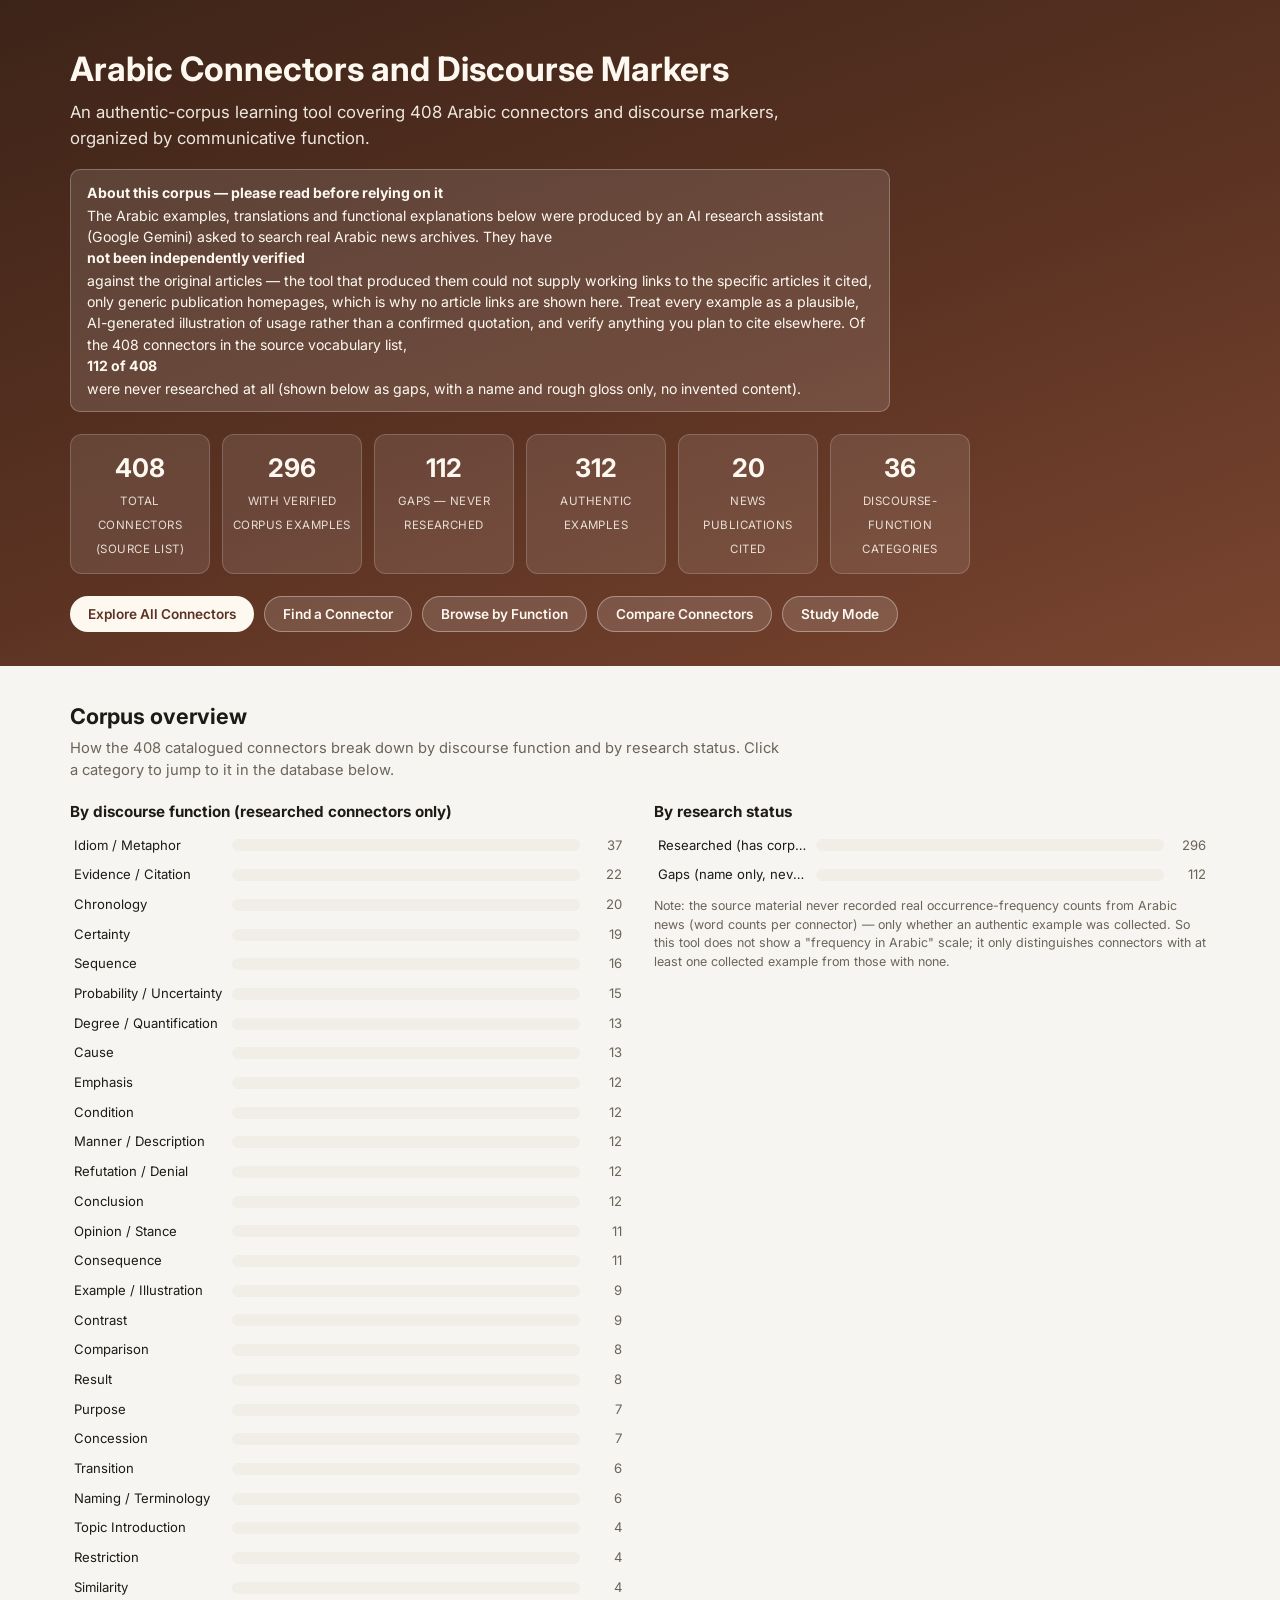
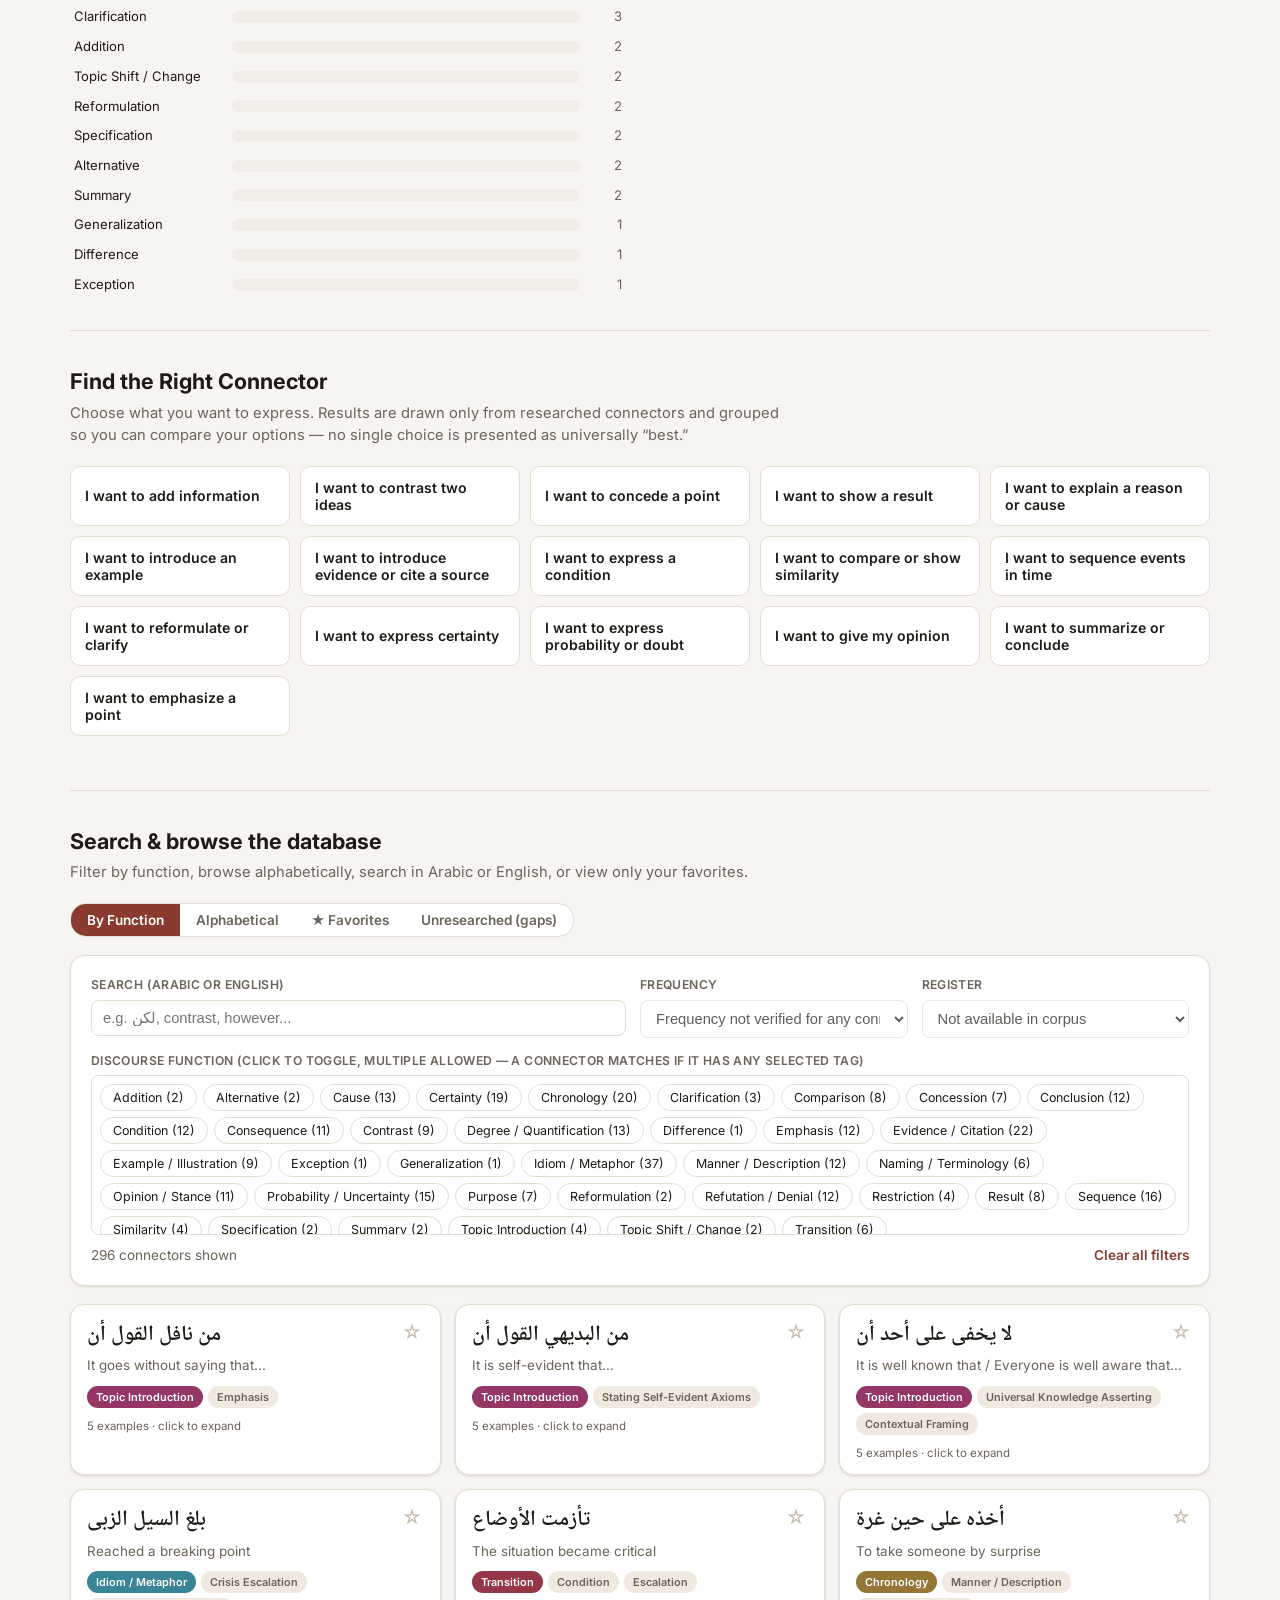
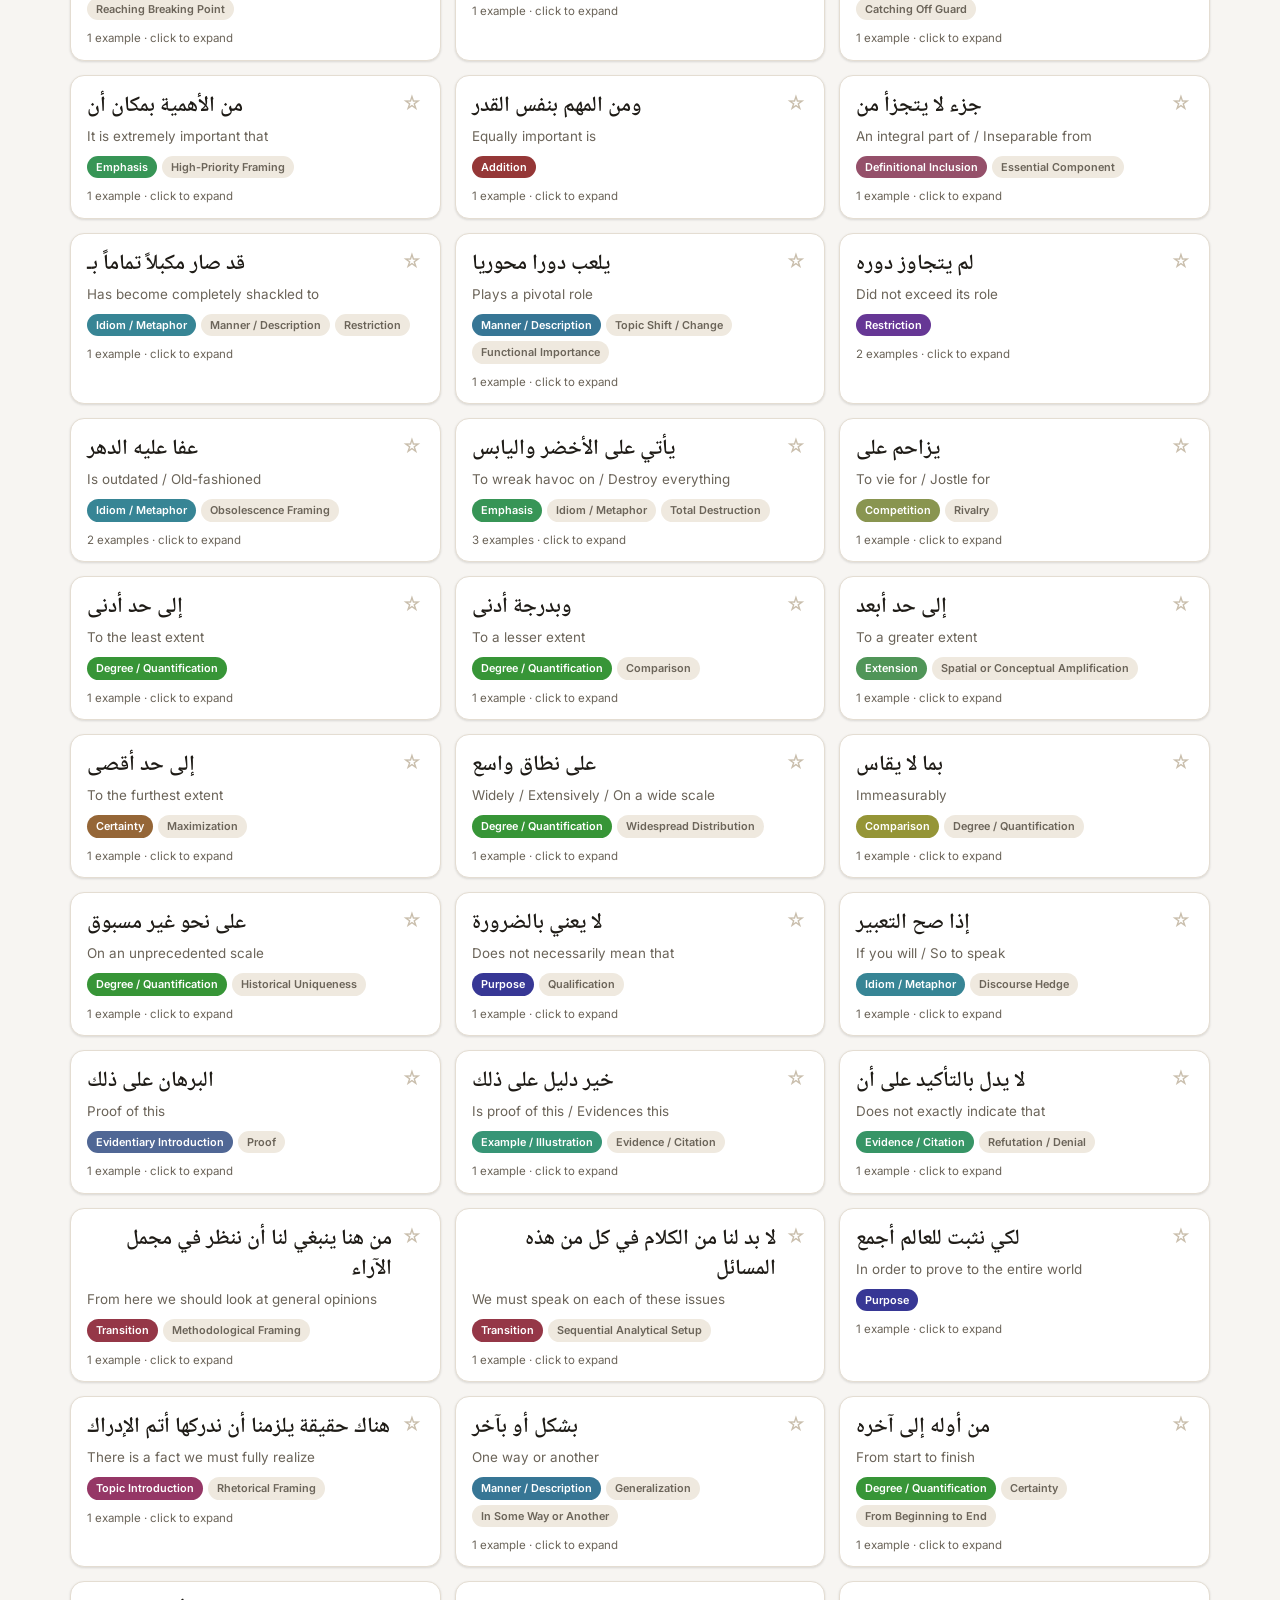
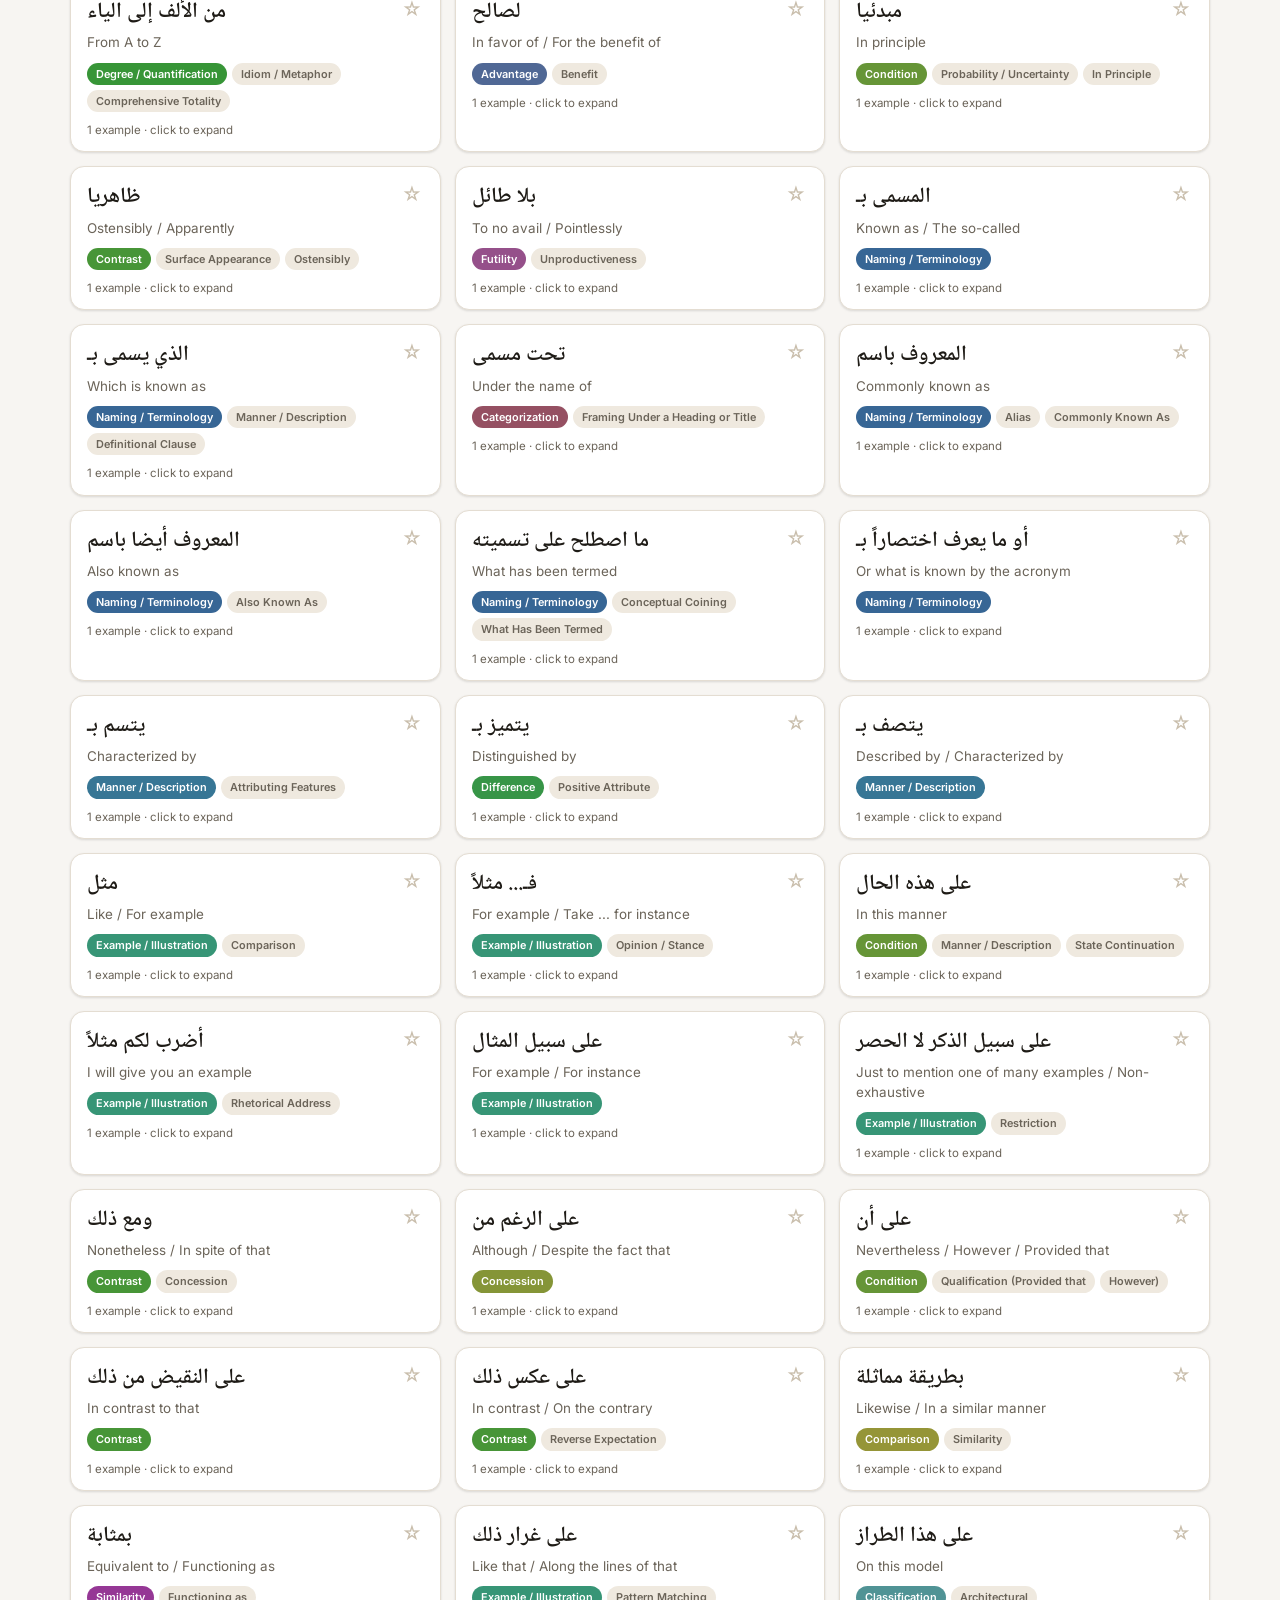
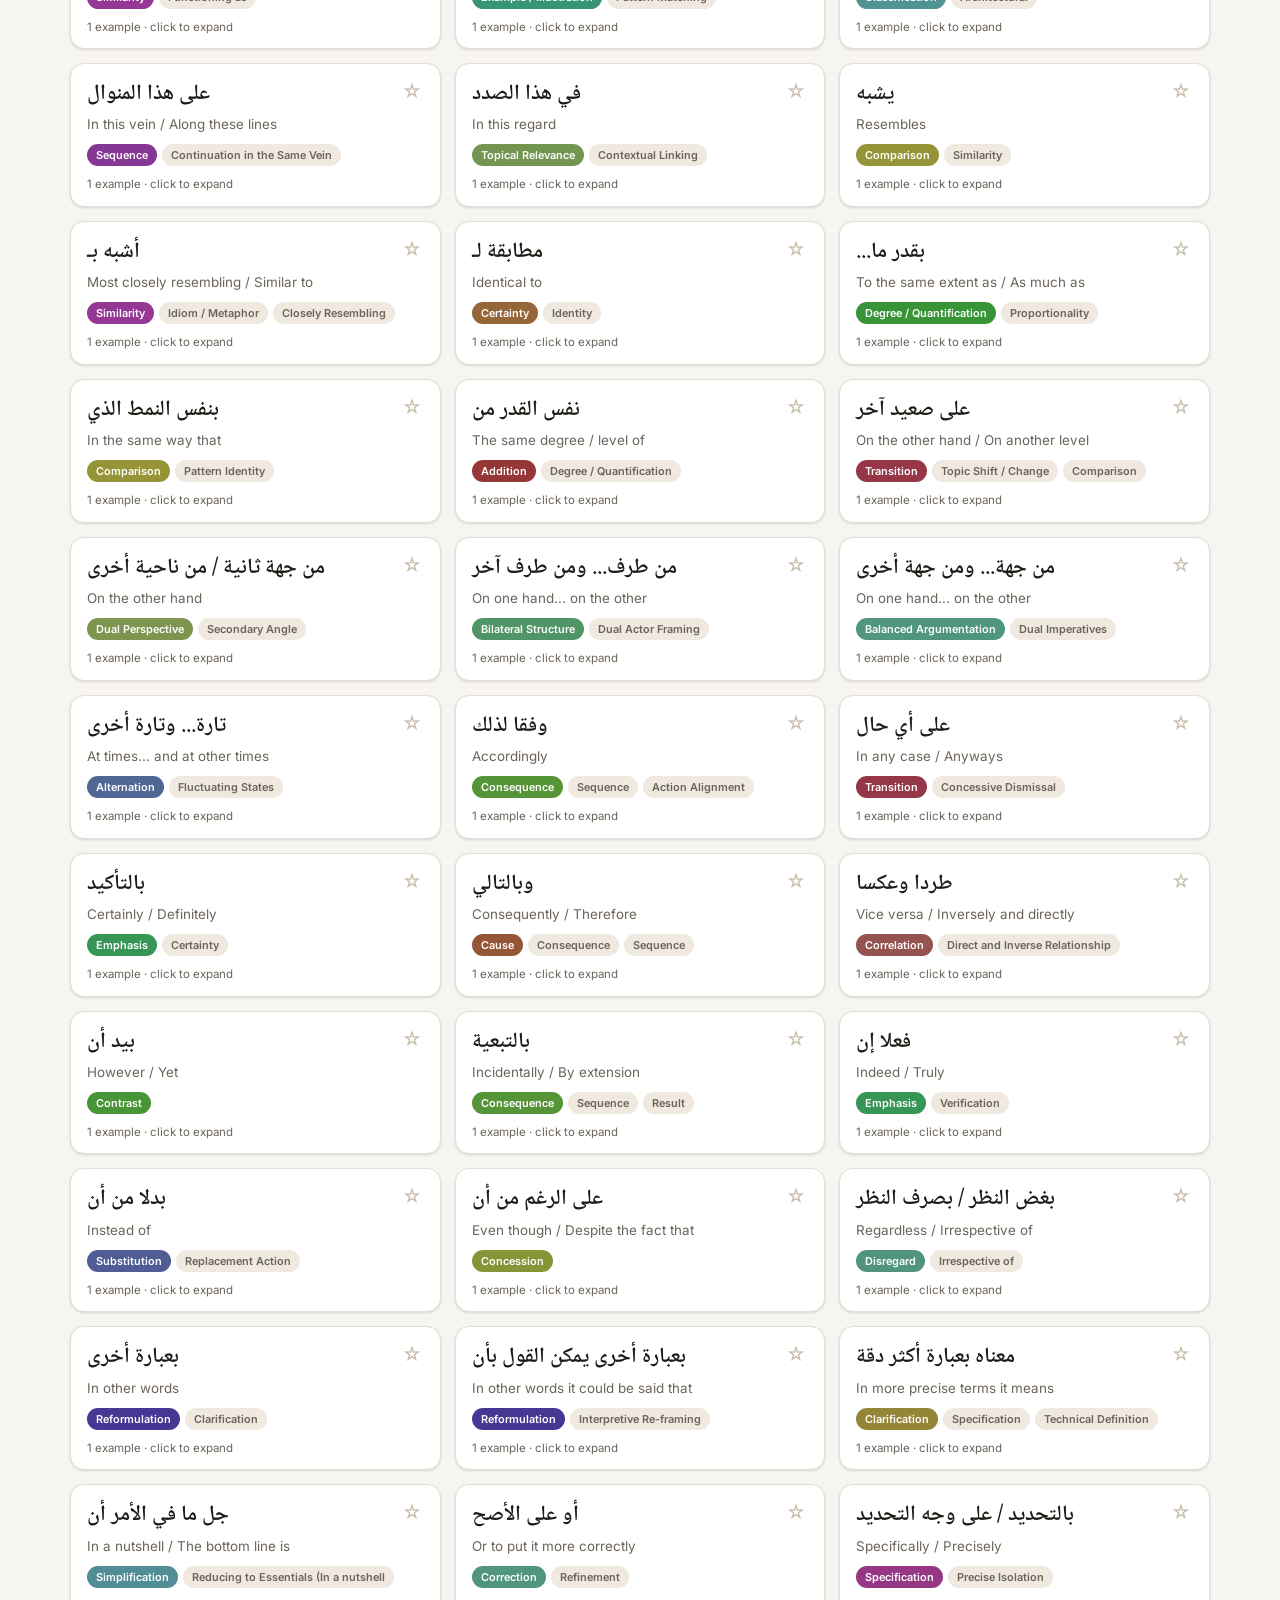
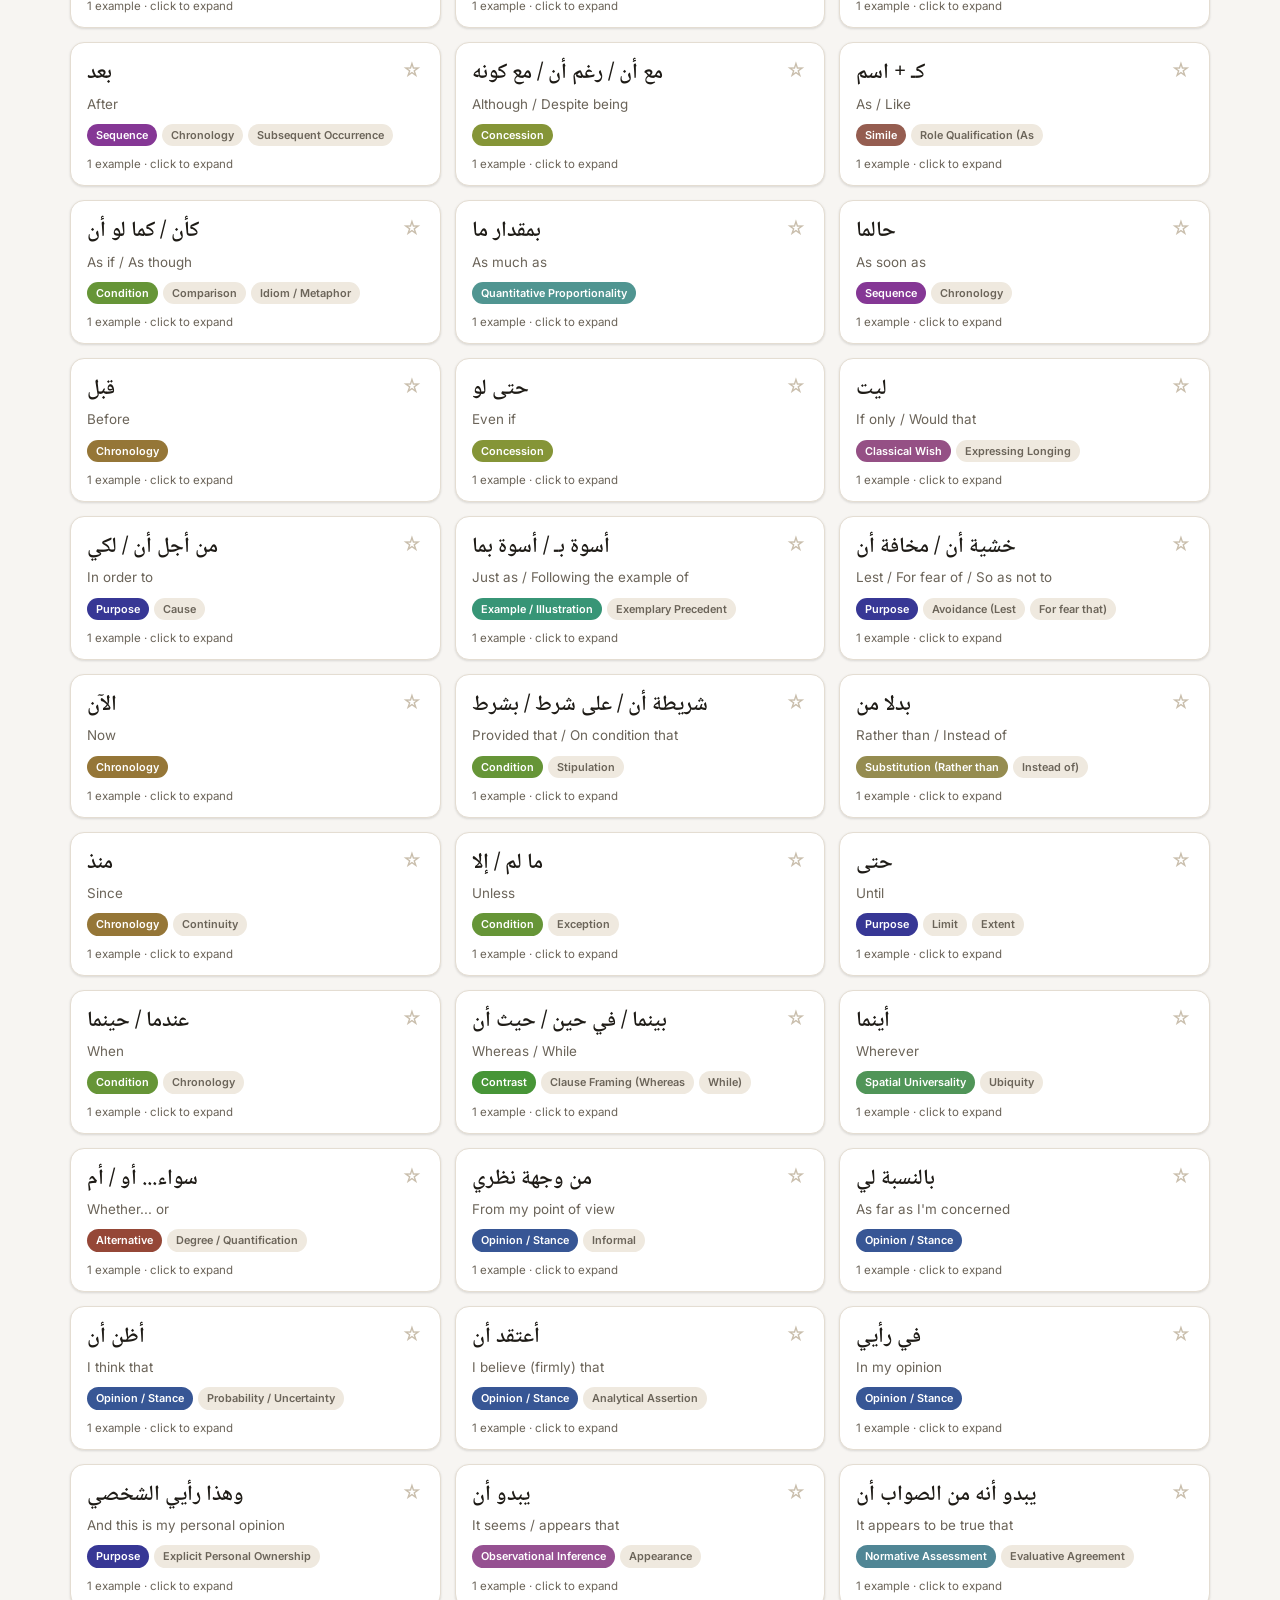
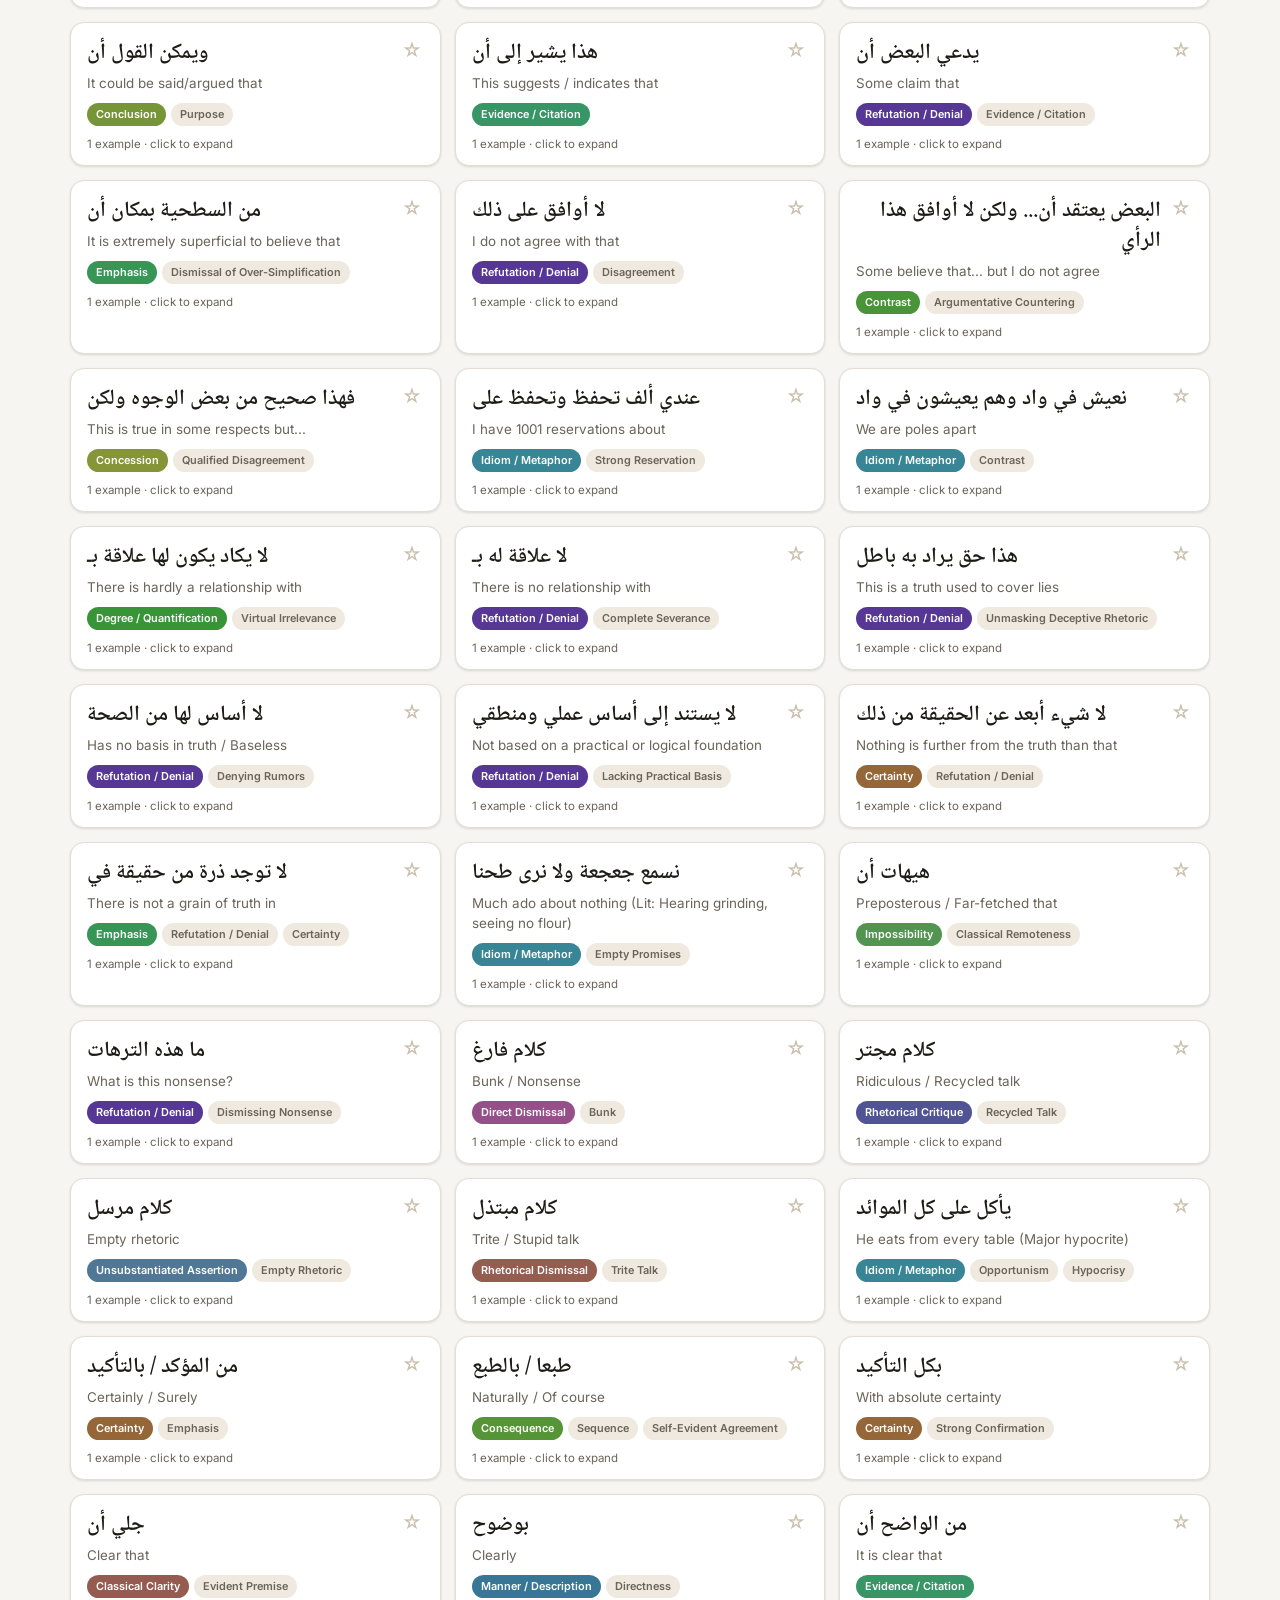
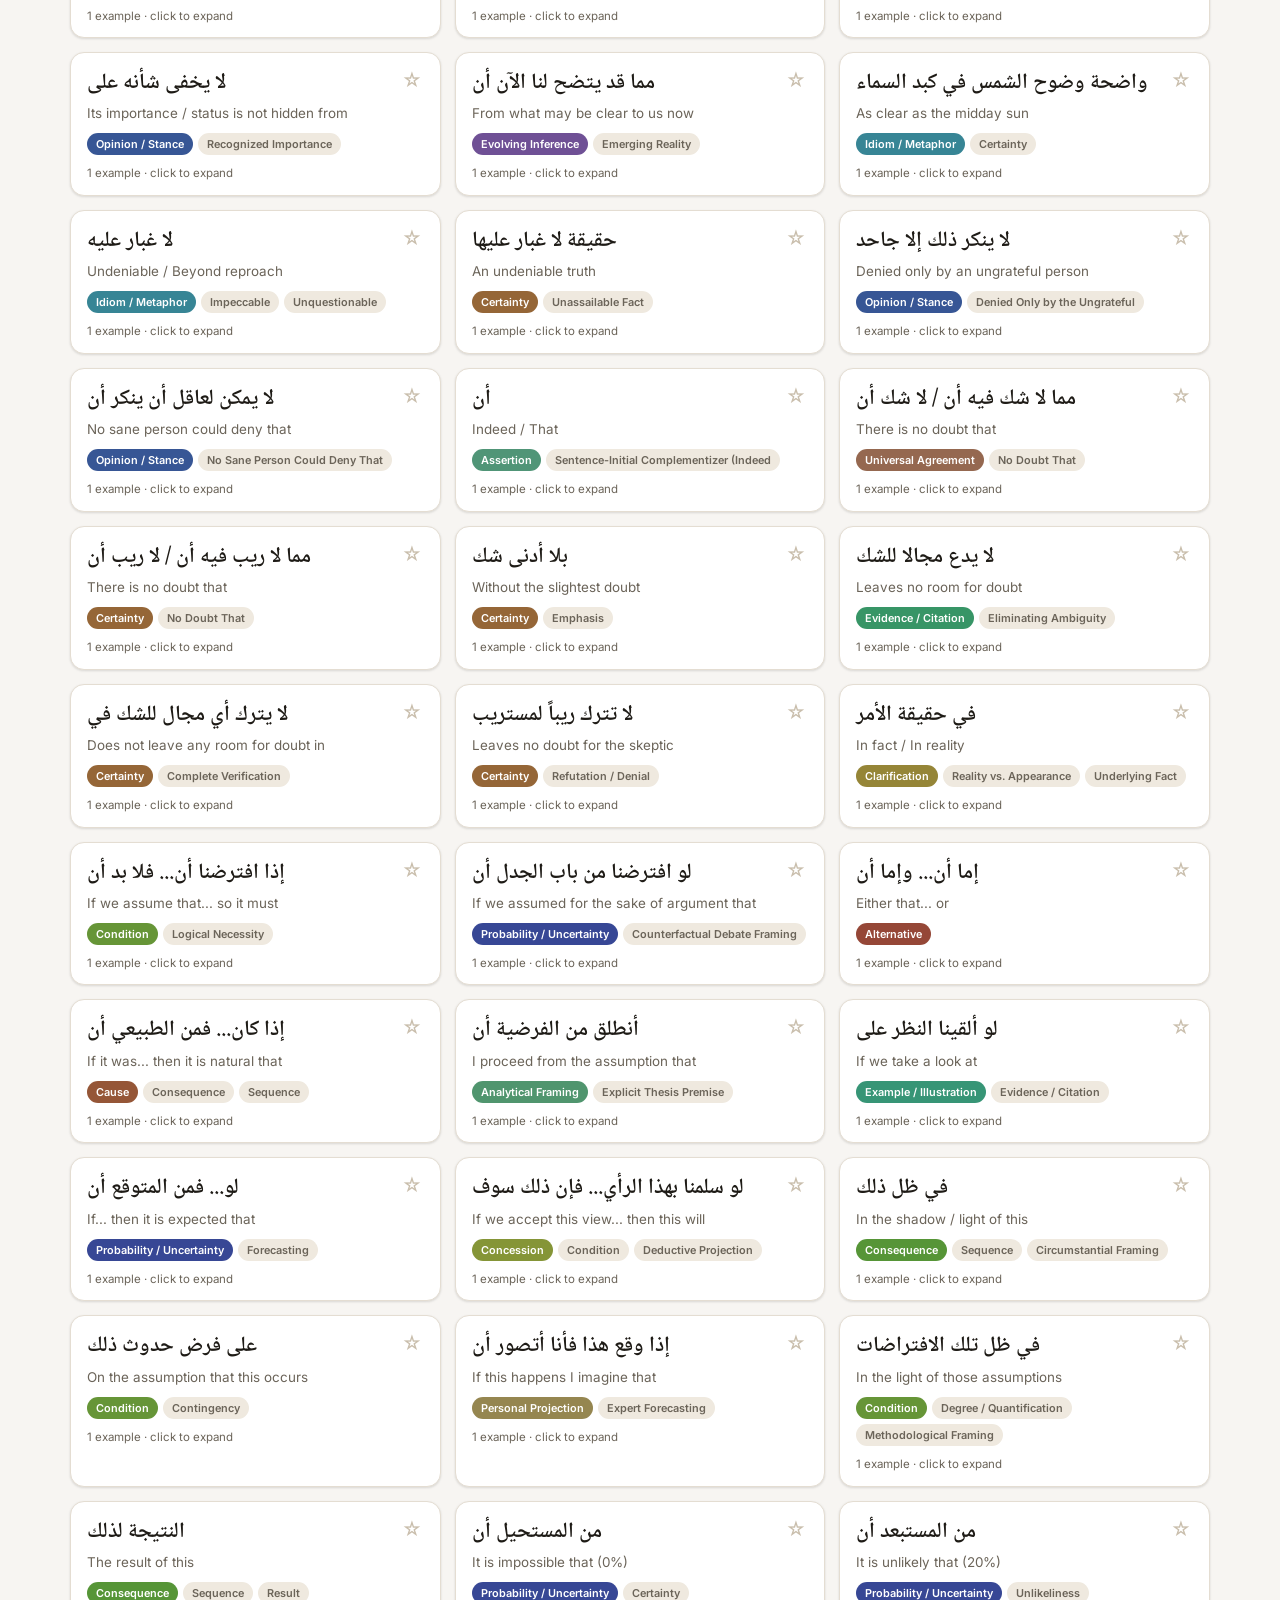
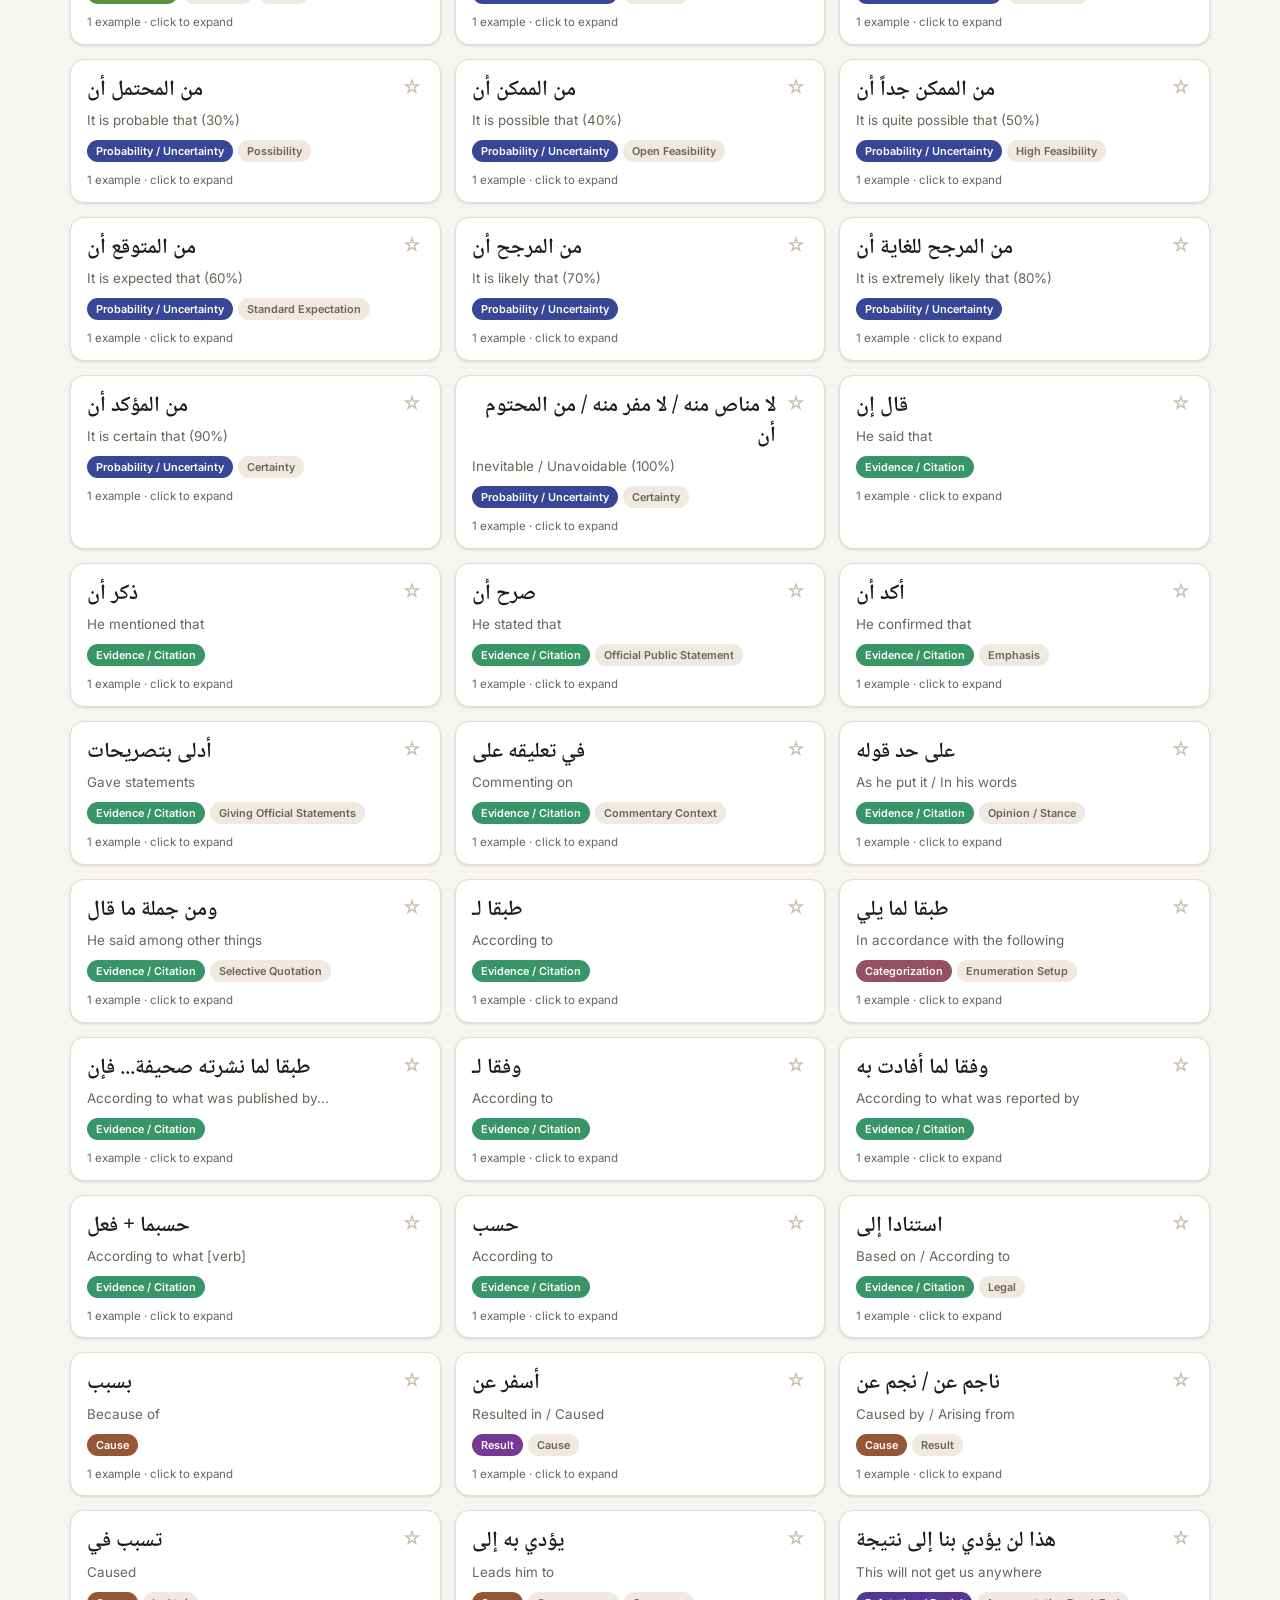
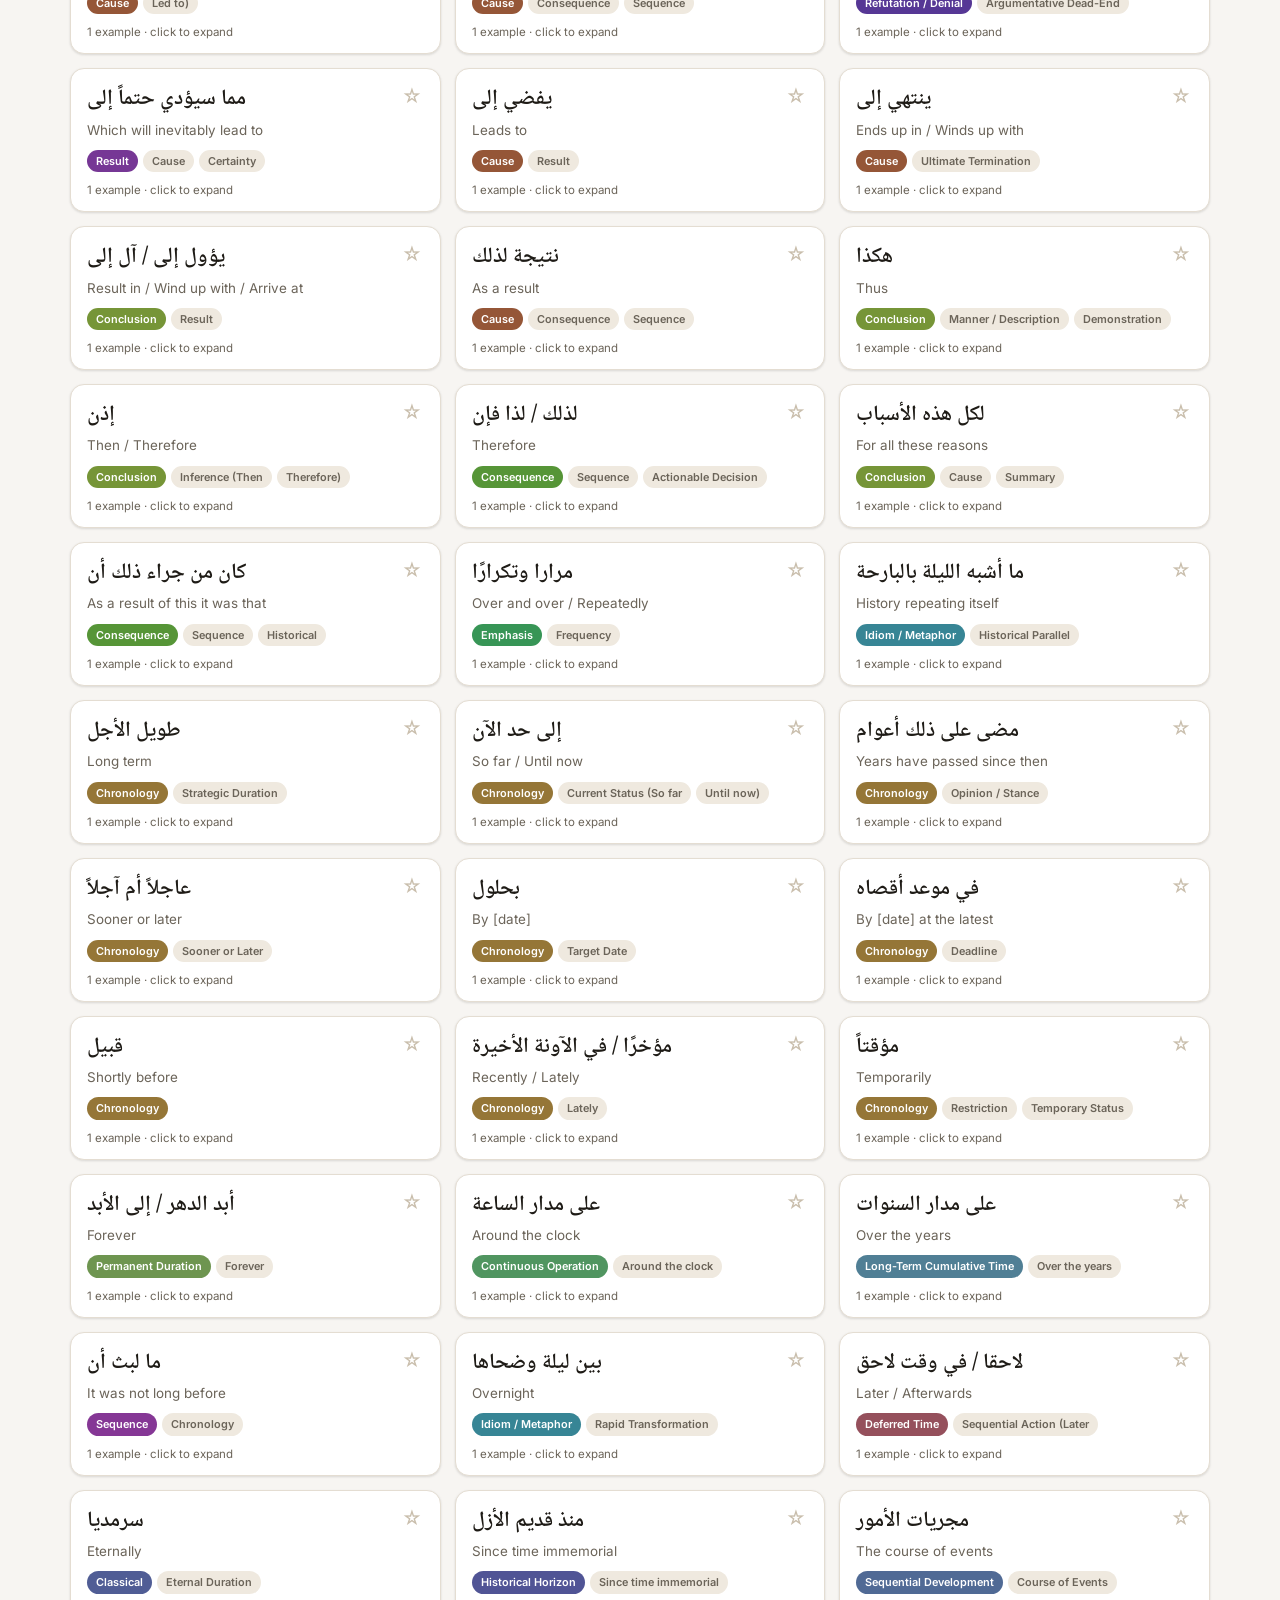
<file: arabic-connectors.html>
<!DOCTYPE html>
<html lang="en">
<head>
<meta charset="UTF-8">
<meta name="viewport" content="width=device-width, initial-scale=1.0">
<title>Arabic Connectors and Discourse Markers</title>
<style>
@import url('https://fonts.googleapis.com/css2?family=Noto+Naskh+Arabic:wght@400;600;700&family=Inter:wght@400;500;600;700&display=swap');

:root{
  --bg:#f7f5f2; --panel:#ffffff; --ink:#1e1b16; --muted:#6b6459; --border:#e4ddd2;
  --accent:#8a3b2f; --accent-ink:#ffffff; --gap-bg:#f1eee8; --gap-border:#d8d0c2;
  --shadow: 0 1px 3px rgba(30,27,22,.08), 0 1px 2px rgba(30,27,22,.06);
  --radius: 14px;
  --font-ar: 'Noto Naskh Arabic', 'Traditional Arabic', 'Amiri', 'Arial', serif;
  --font-en: 'Inter', -apple-system, BlinkMacSystemFont, 'Segoe UI', Roboto, sans-serif;
}
*{box-sizing:border-box;}
html,body{margin:0;padding:0;background:var(--bg);color:var(--ink);font-family:var(--font-en);}
body{line-height:1.5;}
.ar{font-family:var(--font-ar);direction:rtl;unicode-bidi:isolate;}
.en{direction:ltr;unicode-bidi:isolate;}
a{color:var(--accent);}
button{font-family:inherit;cursor:pointer;}
.wrap{max-width:1180px;margin:0 auto;padding:0 20px;}

/* ---------- header / hero ---------- */
header.hero{background:linear-gradient(160deg,#3d2418,#5c3323 55%,#7a4530);color:#fdf8f0;padding:44px 0 34px;}
header.hero h1{font-size:2.1rem;margin:0 0 6px;font-weight:700;}
header.hero .sub{font-size:1.05rem;opacity:.92;margin:0 0 18px;max-width:760px;}
.banner-note{background:rgba(255,255,255,.12);border:1px solid rgba(255,255,255,.25);border-radius:10px;
  padding:12px 16px;font-size:.88rem;line-height:1.5;max-width:820px;margin-bottom:22px;}
.banner-note strong{display:block;margin-bottom:2px;}

.stat-grid{display:grid;grid-template-columns:repeat(auto-fit,minmax(120px,1fr));gap:12px;max-width:900px;}
.stat-tile{background:rgba(255,255,255,.1);border:1px solid rgba(255,255,255,.18);border-radius:12px;padding:14px 10px;text-align:center;}
.stat-tile .num{font-size:1.6rem;font-weight:700;display:block;}
.stat-tile .lbl{font-size:.72rem;opacity:.85;text-transform:uppercase;letter-spacing:.04em;}

.quick-actions{display:flex;flex-wrap:wrap;gap:10px;margin-top:22px;}
.qbtn{background:#fdf8f0;color:#5c3323;border:none;border-radius:999px;padding:9px 18px;font-weight:600;font-size:.85rem;}
.qbtn:hover{background:#fff;}
.qbtn.ghost{background:rgba(255,255,255,.14);color:#fdf8f0;border:1px solid rgba(255,255,255,.35);}

/* ---------- section shell ---------- */
main section{padding:34px 0;border-bottom:1px solid var(--border);}
main section:last-of-type{border-bottom:none;}
h2.sec-title{font-size:1.35rem;margin:0 0 4px;}
p.sec-desc{color:var(--muted);margin:0 0 20px;font-size:.92rem;max-width:720px;}

/* ---------- distribution bars ---------- */
.dist-grid{display:grid;grid-template-columns:1fr 1fr;gap:28px;}
@media(max-width:760px){.dist-grid{grid-template-columns:1fr;}}
.dist-list{display:flex;flex-direction:column;gap:6px;}
.dist-row{display:grid;grid-template-columns:150px 1fr 34px;align-items:center;gap:8px;font-size:.82rem;cursor:pointer;
  padding:2px 4px;border-radius:6px;}
.dist-row:hover{background:var(--panel);}
.dist-row .lbl{white-space:nowrap;overflow:hidden;text-overflow:ellipsis;}
.dist-bar-track{background:var(--gap-bg);border-radius:6px;height:12px;overflow:hidden;}
.dist-bar-fill{height:100%;border-radius:6px;}
.dist-row .cnt{text-align:right;color:var(--muted);}

/* ---------- filters ---------- */
.filter-panel{background:var(--panel);border:1px solid var(--border);border-radius:var(--radius);padding:20px;box-shadow:var(--shadow);}
.filter-row{display:flex;flex-wrap:wrap;gap:14px;margin-bottom:14px;}
.filter-field{display:flex;flex-direction:column;gap:5px;min-width:180px;flex:1;}
.filter-field label{font-size:.76rem;font-weight:600;color:var(--muted);text-transform:uppercase;letter-spacing:.03em;}
.filter-field select, .filter-field input[type=text]{
  padding:9px 11px;border:1px solid var(--border);border-radius:8px;font-size:.92rem;background:#fff;color:var(--ink);
}
.tag-chip-list{display:flex;flex-wrap:wrap;gap:6px;max-height:160px;overflow-y:auto;padding:8px;border:1px solid var(--border);border-radius:8px;background:#fff;}
.tag-chip{border:1px solid var(--border);border-radius:999px;padding:5px 12px;font-size:.78rem;background:#fff;color:var(--ink);}
.tag-chip.active{color:#fff;border-color:transparent;}
.filter-bottom-row{display:flex;justify-content:space-between;align-items:center;flex-wrap:wrap;gap:10px;}
.result-count{font-size:.85rem;color:var(--muted);}
.link-btn{background:none;border:none;color:var(--accent);font-size:.85rem;font-weight:600;padding:0;}
.legend-note{font-size:.78rem;color:var(--muted);margin-top:10px;}

/* ---------- browse mode toggle ---------- */
.mode-toggle{display:inline-flex;flex-wrap:wrap;border:1px solid var(--border);border-radius:16px;overflow:hidden;background:#fff;margin-bottom:18px;}
.mode-toggle button{border:none;background:none;padding:8px 16px;font-size:.85rem;font-weight:600;color:var(--muted);white-space:nowrap;}
@media(max-width:600px){.mode-toggle{border-radius:12px;} .mode-toggle button{flex:1 1 45%;padding:10px 8px;}}
.mode-toggle button.active{background:var(--accent);color:#fff;}

/* ---------- cards grid ---------- */
.card-grid{display:grid;grid-template-columns:repeat(auto-fill,minmax(300px,1fr));gap:14px;}
.card{background:var(--panel);border:1px solid var(--border);border-radius:var(--radius);box-shadow:var(--shadow);overflow:hidden;}
.card.gap{background:var(--gap-bg);border-color:var(--gap-border);}
.card-head{padding:16px 16px 12px;cursor:pointer;}
.card-head .top-row{display:flex;justify-content:space-between;align-items:flex-start;gap:8px;}
.card-arabic{font-family:var(--font-ar);direction:rtl;font-size:1.35rem;font-weight:600;line-height:1.4;}
.fav-btn{background:none;border:none;font-size:1.2rem;color:#c9beac;line-height:1;padding:2px;}
.fav-btn.active{color:#c98a1f;}
.card-gloss{font-size:.84rem;color:var(--muted);margin-top:4px;}
.badge-row{display:flex;flex-wrap:wrap;gap:5px;margin-top:10px;}
.badge{font-size:.68rem;font-weight:600;padding:3px 9px;border-radius:999px;color:#fff;}
.badge.secondary{background:#efe9df;color:#6b6459;}
.badge.gap-badge{background:var(--gap-border);color:#7c7364;}
.card-toggle-hint{font-size:.72rem;color:var(--muted);margin-top:10px;}
.card-body{border-top:1px solid var(--border);padding:14px 16px 18px;display:none;background:#fffdf9;}
.card.open .card-body{display:block;}
.example-block{border:1px solid var(--border);border-radius:10px;padding:12px 14px;margin-bottom:10px;background:#fff;}
.example-arabic{font-family:var(--font-ar);direction:rtl;font-size:1.15rem;line-height:1.7;margin-bottom:6px;}
.example-arabic mark{background:#f6d8a8;padding:0 2px;border-radius:3px;}
.example-english{direction:ltr;color:#3a352c;font-size:.92rem;margin-bottom:6px;}
.example-context{font-size:.82rem;color:var(--muted);margin-bottom:6px;}
.example-source{font-size:.76rem;color:#8a7f6c;border-top:1px dashed var(--border);padding-top:6px;}
.no-example-note{font-size:.85rem;color:var(--muted);font-style:italic;padding:8px 0;}
.function-full{font-size:.82rem;color:var(--muted);margin-bottom:10px;}

/* ---------- find-right-connector ---------- */
.intent-grid{display:grid;grid-template-columns:repeat(auto-fill,minmax(210px,1fr));gap:10px;margin-bottom:20px;}
.intent-btn{background:#fff;border:1px solid var(--border);border-radius:10px;padding:12px 14px;text-align:left;font-size:.88rem;font-weight:600;color:var(--ink);}
.intent-btn:hover{border-color:var(--accent);}
.intent-btn.active{background:var(--accent);color:#fff;border-color:var(--accent);}
.intent-results{display:none;}
.intent-results.show{display:block;}

/* ---------- compare ---------- */
.compare-picker{display:flex;flex-wrap:wrap;gap:8px;margin-bottom:16px;}
.compare-table-wrap{overflow-x:auto;}
table.compare-table{border-collapse:collapse;width:100%;background:#fff;border-radius:10px;overflow:hidden;}
table.compare-table th, table.compare-table td{border:1px solid var(--border);padding:10px 12px;font-size:.85rem;text-align:left;vertical-align:top;}
table.compare-table th{background:#f1eee8;font-size:.72rem;text-transform:uppercase;color:var(--muted);}
table.compare-table td.ar-cell{font-family:var(--font-ar);direction:rtl;font-size:1.1rem;}
.compare-empty{color:var(--muted);font-size:.9rem;padding:20px;text-align:center;border:1px dashed var(--border);border-radius:10px;}
.remove-x{background:none;border:none;color:#fff;margin-left:6px;font-weight:700;}

/* ---------- study mode ---------- */
.study-card{background:#fff;border:1px solid var(--border);border-radius:16px;padding:40px 24px;text-align:center;max-width:560px;margin:0 auto;box-shadow:var(--shadow);min-height:220px;display:flex;flex-direction:column;justify-content:center;align-items:center;gap:14px;}
.study-front-ar{font-family:var(--font-ar);direction:rtl;font-size:2rem;font-weight:700;}
.study-reveal{display:none;flex-direction:column;gap:8px;width:100%;}
.study-reveal.show{display:flex;}
.study-controls{display:flex;justify-content:center;gap:10px;margin-top:18px;}
.study-nav{display:flex;justify-content:space-between;max-width:560px;margin:14px auto 0;}
.btn{background:var(--accent);color:#fff;border:none;border-radius:8px;padding:9px 18px;font-size:.85rem;font-weight:600;}
.btn.secondary{background:#fff;color:var(--accent);border:1px solid var(--accent);}
.study-setup{display:flex;flex-wrap:wrap;gap:14px;margin-bottom:18px;align-items:center;}

/* ---------- alphabet nav ---------- */
.alpha-nav{display:flex;flex-wrap:wrap;gap:6px;margin-bottom:18px;}
.alpha-btn{font-family:var(--font-ar);border:1px solid var(--border);background:#fff;border-radius:8px;padding:5px 10px;font-size:.95rem;}
.alpha-btn.active{background:var(--accent);color:#fff;border-color:var(--accent);}

footer{padding:30px 0 60px;color:var(--muted);font-size:.82rem;}
footer .sources-list{display:flex;flex-wrap:wrap;gap:6px;margin-top:8px;}
footer .src-chip{background:var(--panel);border:1px solid var(--border);padding:3px 9px;border-radius:999px;}

.sr-hint{font-size:.72rem;color:var(--muted);}
::-webkit-scrollbar{width:8px;height:8px;}
::-webkit-scrollbar-thumb{background:#d8d0c2;border-radius:4px;}

@media (max-width:600px){
  .filter-field{min-width:100%;}
  header.hero h1{font-size:1.6rem;}
}
</style>
</head>
<body>

<header class="hero">
  <div class="wrap">
    <h1>Arabic Connectors and Discourse Markers</h1>
    <p class="sub">An authentic-corpus learning tool covering 408 Arabic connectors and discourse markers, organized by communicative function.</p>

    <div class="banner-note">
      <strong>About this corpus &mdash; please read before relying on it</strong>
      The Arabic examples, translations and functional explanations below were produced by an AI research assistant (Google Gemini) asked to search real Arabic news archives. They have <strong>not been independently verified</strong> against the original articles &mdash; the tool that produced them could not supply working links to the specific articles it cited, only generic publication homepages, which is why no article links are shown here. Treat every example as a plausible, AI-generated illustration of usage rather than a confirmed quotation, and verify anything you plan to cite elsewhere. Of the 408 connectors in the source vocabulary list, <strong id="stat-banner-gap">&mdash;</strong> were never researched at all (shown below as gaps, with a name and rough gloss only, no invented content).
    </div>

    <div class="stat-grid" id="stat-grid"></div>

    <div class="quick-actions">
      <button class="qbtn" data-scroll="section-database">Explore All Connectors</button>
      <button class="qbtn ghost" data-scroll="section-find">Find a Connector</button>
      <button class="qbtn ghost" data-scroll="section-database">Browse by Function</button>
      <button class="qbtn ghost" data-scroll="section-compare">Compare Connectors</button>
      <button class="qbtn ghost" data-scroll="section-study">Study Mode</button>
    </div>
  </div>
</header>

<main class="wrap">

  <section id="section-overview">
    <h2 class="sec-title">Corpus overview</h2>
    <p class="sec-desc">How the 408 catalogued connectors break down by discourse function and by research status. Click a category to jump to it in the database below.</p>
    <div class="dist-grid">
      <div>
        <h3 style="font-size:.95rem;margin:0 0 10px;">By discourse function (researched connectors only)</h3>
        <div class="dist-list" id="dist-function"></div>
      </div>
      <div>
        <h3 style="font-size:.95rem;margin:0 0 10px;">By research status</h3>
        <div class="dist-list" id="dist-status"></div>
        <p class="legend-note" id="legend-note-freq"></p>
      </div>
    </div>
  </section>

  <section id="section-find">
    <h2 class="sec-title">Find the Right Connector</h2>
    <p class="sec-desc">Choose what you want to express. Results are drawn only from researched connectors and grouped so you can compare your options &mdash; no single choice is presented as universally &ldquo;best.&rdquo;</p>
    <div class="intent-grid" id="intent-grid"></div>
    <div class="intent-results" id="intent-results"></div>
  </section>

  <section id="section-database">
    <h2 class="sec-title">Search &amp; browse the database</h2>
    <p class="sec-desc">Filter by function, browse alphabetically, search in Arabic or English, or view only your favorites.</p>

    <div class="mode-toggle">
      <button data-browse="function" class="active">By Function</button>
      <button data-browse="alpha">Alphabetical</button>
      <button data-browse="favorites">★ Favorites</button>
      <button data-browse="gaps">Unresearched (gaps)</button>
    </div>

    <div class="filter-panel" style="margin-bottom:18px;">
      <div class="filter-row">
        <div class="filter-field" style="flex:2;">
          <label for="search-box">Search (Arabic or English)</label>
          <input type="text" id="search-box" placeholder="e.g. لكن, contrast, however...">
        </div>
        <div class="filter-field">
          <label>Frequency</label>
          <select id="freq-select" disabled>
            <option>Frequency not verified for any connector</option>
          </select>
        </div>
        <div class="filter-field">
          <label>Register</label>
          <select id="register-select" disabled>
            <option>Not available in corpus</option>
          </select>
        </div>
      </div>
      <div class="filter-field" style="margin-bottom:10px;">
        <label>Discourse function (click to toggle, multiple allowed &mdash; a connector matches if it has ANY selected tag)</label>
        <div class="tag-chip-list" id="tag-chip-list"></div>
      </div>
      <div class="filter-bottom-row">
        <span class="result-count" id="result-count"></span>
        <button class="link-btn" id="clear-filters">Clear all filters</button>
      </div>
    </div>

    <div id="alpha-nav-wrap" style="display:none;"><div class="alpha-nav" id="alpha-nav"></div></div>

    <div class="card-grid" id="card-grid"></div>
  </section>

  <section id="section-compare">
    <h2 class="sec-title">Compare Connectors</h2>
    <p class="sec-desc">Pick two or more researched connectors that seem interchangeable to see how the corpus actually distinguishes them.</p>
    <div class="filter-field" style="max-width:420px;margin-bottom:12px;">
      <label for="compare-search">Add a connector</label>
      <input type="text" id="compare-search" placeholder="Search to add...">
      <div id="compare-suggest" style="position:relative;"></div>
    </div>
    <div class="compare-picker" id="compare-picker"></div>
    <div class="compare-table-wrap" id="compare-table-wrap">
      <div class="compare-empty">Add two or more connectors above to compare them.</div>
    </div>
  </section>

  <section id="section-study">
    <h2 class="sec-title">Study Mode</h2>
    <p class="sec-desc">Flashcard practice built only from connectors that have real corpus examples.</p>
    <div class="study-setup">
      <label class="sr-hint" style="display:flex;align-items:center;gap:6px;">
        <input type="checkbox" id="study-reverse"> Reverse mode (show English/function, guess the Arabic)
      </label>
      <button class="btn secondary" id="study-restart">Shuffle / Restart</button>
    </div>
    <div class="study-card" id="study-card"></div>
    <div class="study-nav">
      <button class="btn secondary" id="study-prev">&larr; Previous</button>
      <span class="sr-hint" id="study-progress" style="align-self:center;"></span>
      <button class="btn secondary" id="study-next">Next &rarr;</button>
    </div>
  </section>

</main>

<footer>
  <div class="wrap">
    <div>Arabic Connectors and Discourse Markers &mdash; a corpus-based learning tool. See the notice at the top of the page for important caveats about how this data was produced.</div>
    <div><strong>Publications referenced in the corpus:</strong></div>
    <div class="sources-list" id="source-list"></div>
  </div>
</footer>

<script id="corpus-data" type="application/json">{"connectors": [{"id": "C001", "number": 1, "arabic": "من نافل القول أن", "gloss": "It goes without saying that...", "researched": true, "function": "Opening Statement / Establishing Shared Knowledge / Emphasis", "examples": [{"id": "C001E01", "arabic": "«من نافل القول أن الأزمة الاقتصادية العالمية ألقت بظلالها على كافة القطاعات الحيوية في المنطقة، مما يتطلب استراتيجيات مواجهة شاملة.»", "english": "\"It goes without saying that the global economic crisis has cast its shadow over all vital sectors in the region, requiring comprehensive coping strategies.\"", "context": "Used at the beginning of an analysis section to emphasize a point that the writer considers an undisputed baseline fact before elaborating on strategy.", "source": "Asharq Al-Awsat", "sourceEnglish": "", "articleTitle": "التحديات الاقتصادية الراهنة وسبل المواجهة", "date": "2008-11-14"}, {"id": "C001E02", "arabic": "«من نافل القول أن الاستقرار السياسي يشكل الركزة الأساسية لأي جلب للاستثمارات الأجنبية المباشرة.»", "english": "\"It goes without saying that political stability forms the fundamental pillar for attracting any direct foreign investments.\"", "context": "Functioning as a discourse opener in a financial report to introduce an accepted premise regarding foreign investment.", "source": "Al Jazeera", "sourceEnglish": "", "articleTitle": "مناخ الاستثمار في الشرق الأوسط", "date": "2012-05-20"}, {"id": "C001E03", "arabic": "«من نافل القول أن التحول الرقمي لم يعد خياراً ترفياً المؤسسات الحكومية، بل أصل ضرورة ملحة فرضتها التطورات التكنولوجية.»", "english": "\"It goes without saying that digital transformation is no longer a luxury option for government institutions, but rather an urgent necessity dictated by technological developments.\"", "context": "Asserts the obviousness of modern technological trends before detailing specific administrative reforms.", "source": "Al Arabiya", "sourceEnglish": "", "articleTitle": "مستقبل الخدمات الحكومية الرقمية", "date": "2019-09-11"}, {"id": "C001E04", "arabic": "«من نافل القول أن التعليم هو الحجر الزاوية في بناء أي مجتمع متقدم وقادر على المنافسة دولياً.»", "english": "\"It goes without saying that education is the cornerstone in building any advanced society capable of competing internationally.\"", "context": "Introduces an undisputed educational principle to anchor an op-ed discussion on curriculum development.", "source": "Al Ahram", "sourceEnglish": "", "articleTitle": "تطوير التعليم وبناء المستقبل", "date": "2015-03-04"}, {"id": "C001E05", "arabic": "«من نافل القول أن العلاقات التاريخية بين البلدين شهدت محطات بارزة من التعاون المشترك في مختلف المجالات.»", "english": "\"It goes without saying that the historical relations between the two countries have witnessed prominent milestones of joint cooperation across various fields.\"", "context": "Opens a diplomatic news report highlighting bilateral agreements prior to an official summit.", "source": "BBC Arabic", "sourceEnglish": "", "articleTitle": "قمة ثنائية لبحث القضايا الإقليمية", "date": "2021-06-18"}], "variants": ["من نافل القول أن"], "rawFunction": "Opening Statement / Establishing Shared Knowledge / Emphasis", "tags": ["Topic Introduction", "Emphasis"], "isNovelCategory": false, "primaryTag": "Topic Introduction"}, {"id": "C002", "number": 2, "arabic": "من البديهي القول أن", "gloss": "It is self-evident that...", "researched": true, "function": "Opening Statement / Stating Self-Evident Axioms / Premise Framing", "examples": [{"id": "C002E01", "arabic": "«من البديهي القول أن النجاح العسكري لا يمكن أن يحقق استقراراً دائمًا دون حلول سياسية شاملة تلبي تطلعات الجميع.»", "english": "\"It is self-evident to say that military success cannot achieve lasting stability without comprehensive political solutions that meet everyone's aspirations.\"", "context": "Used in a political editorial to establish a foundational truth regarding conflict resolution.", "source": "Al Quds Al Arabi", "sourceEnglish": "", "articleTitle": "في البحث عن حلول سياسية للأزمات الإقليمية", "date": "2016-10-12"}, {"id": "C002E02", "arabic": "«من البديهي القول أن الارتفاع المستمر في أسعار الطاقة يؤثر بشكل مباشر على القدرة الشرائية للمواطنين.»", "english": "\"It is self-evident to say that the continuous rise in energy prices directly affects the purchasing power of citizens.\"", "context": "Frame an economic report's baseline assumption regarding consumer impact.", "source": "Al Araby Al Jadeed", "sourceEnglish": "", "articleTitle": "أزمة أسعار المعيشة وتداعياتها", "date": "2022-02-28"}, {"id": "C002E03", "arabic": "«من البديهي القول أن الأمن المائي أصل يمثل أولوية قصوى لدول المنطقة في ظل التغيرات المناخية.»", "english": "\"It is self-evident to say that water security has come to represent an utmost priority for the region's countries in light of climate change.\"", "context": "Establishes an unassailable assertion at the beginning of an environmental policy analysis.", "source": "DW Arabic", "sourceEnglish": "", "articleTitle": "تحديات الجفاف والأمن المائي", "date": "2020-07-15"}, {"id": "C002E04", "arabic": "«من البديهي القول أن مكافحة الفساد تتطلب تضافر جهود كافة المؤسسات القضائية والرقابية.»", "english": "\"It is self-evident to say that combating corruption requires the concerted efforts of all judicial and oversight institutions.\"", "context": "Introduces an institutional stance in news reporting on legal reforms.", "source": "France 24 Arabic", "sourceEnglish": "", "articleTitle": "إصلاح المؤسسات ومكافحة الفساد", "date": "2018-11-09"}, {"id": "C002E05", "arabic": "«من البديهي القول أن التنسيق الأمني بين الدول المجاورة يحد بشكل كبير من عمليات التهريب عبر الحدود.»", "english": "\"It is self-evident to say that security coordination between neighboring countries significantly limits cross-border smuggling operations.\"", "context": "Serves as a logical premise introducing a joint border patrol initiative.", "source": "Asharq Al-Awsat", "sourceEnglish": "", "articleTitle": "التعاون الأمني الحدودي", "date": "2014-04-03"}], "variants": ["من البديهي القول أن"], "rawFunction": "Opening Statement / Stating Self-Evident Axioms / Premise Framing", "tags": ["Topic Introduction", "Stating Self-Evident Axioms"], "isNovelCategory": false, "primaryTag": "Topic Introduction"}, {"id": "C003", "number": 3, "arabic": "لا يخفى على أحد أن", "gloss": "It is well known that / Everyone is well aware that...", "researched": true, "function": "Opening Statement / Universal Knowledge Asserting / Contextual Framing", "examples": [{"id": "C003E01", "arabic": "«لا يخفى على أحد أن القطاع السياحي يعتبر الشريان الرئيسي للاقتصاد المحلي، وأن متضرره يمتد لكافة القطاعات.»", "english": "\"It is well known to everyone that the tourism sector is considered the main artery of the local economy, and its disruption extends to all sectors.\"", "context": "Frame a regional news piece about economic recovery measures post-crisis.", "source": "Al Jazeera", "sourceEnglish": "", "articleTitle": "تأثير الأزمات على قطاع السياحة", "date": "2020-05-19"}, {"id": "C003E02", "arabic": "«لا يخفى على أحد أن منطقة الشرق الأوسط تمر بمرحلة دقيقة تتطلب أعلى درجات ضبط النفس والحوار.»", "english": "\"It is well known to everyone that the Middle East region is passing through a delicate stage requiring the highest degrees of restraint and dialogue.\"", "context": "Used in formal diplomatic reporting to characterize general geopolitical tensions before stating official positions.", "source": "BBC Arabic", "sourceEnglish": "", "articleTitle": "دعوات دولية للتهدئة في المنطقة", "date": "2017-01-22"}, {"id": "C003E03", "arabic": "«لا يخفى على أحد أن التطور السريع في تقنيات الذكاء الاصطناعي يطرح تحديات أخلاقية وقانونية معقدة.»", "english": "\"It is well known to everyone that the rapid development in artificial intelligence technologies poses complex ethical and legal challenges.\"", "context": "Connects general public awareness of AI growth to upcoming regulatory discussions.", "source": "Asharq Al-Awsat", "sourceEnglish": "", "articleTitle": "الذكاء الاصطناعي بين الفرص والتحديات", "date": "2023-03-30"}, {"id": "C003E04", "arabic": "«لا يخفى على أحد أن البطالة بين الشباب شكلت أحد الأسباب الرئيسية للاحتجاجات الاجتماعية الأخيرة.»", "english": "\"It is well known to everyone that youth unemployment constituted one of the main causes for the recent social protests.\"", "context": "Serves as an analytical opening sentence identifying widely acknowledged socio-economic drivers.", "source": "Al Hayat", "sourceEnglish": "", "articleTitle": "التحولات الاجتماعية والأزمة الاقتصادية", "date": "2011-08-14"}, {"id": "C003E05", "arabic": "«لا يخفى على أحد أن وسائل التواصل الاجتماعي أصبحت تلعب دوراً محورياً في تشكيل الرأي العام.»", "english": "\"It is well known to everyone that social media platforms have come to play a pivotal role in shaping public opinion.\"", "context": "Sets up an analysis on media trends and digital information dissemination.", "source": "Al Arabiya", "sourceEnglish": "", "articleTitle": "تأثير الإعلام الرقمي على الرأي العام", "date": "2018-12-01"}], "variants": ["لا يخفى على أحد أن"], "rawFunction": "Opening Statement / Universal Knowledge Asserting / Contextual Framing", "tags": ["Topic Introduction", "Universal Knowledge Asserting", "Contextual Framing"], "isNovelCategory": false, "primaryTag": "Topic Introduction"}, {"id": "C004", "number": 4, "arabic": "بطبيعة الحال يبدو أن", "gloss": "Naturally it seems that...", "researched": false, "function": "", "examples": [], "variants": ["بطبيعة الحال يبدو أن"], "rawFunction": "", "tags": [], "isNovelCategory": false, "primaryTag": null}, {"id": "C005", "number": 5, "arabic": "يبدو للوهلة الأولى أن", "gloss": "It seems at first glance that...", "researched": false, "function": "", "examples": [], "variants": ["يبدو للوهلة الأولى أن"], "rawFunction": "", "tags": [], "isNovelCategory": false, "primaryTag": null}, {"id": "C006", "number": 6, "arabic": "هذا البحث يركز حصريا على", "gloss": "This essay focuses exclusively on...", "researched": false, "function": "", "examples": [], "variants": ["هذا البحث يركز حصريا على"], "rawFunction": "", "tags": [], "isNovelCategory": false, "primaryTag": null}, {"id": "C007", "number": 7, "arabic": "السؤال الذي يطرح نفسه", "gloss": "The question that presents itself...", "researched": false, "function": "", "examples": [], "variants": ["السؤال الذي يطرح نفسه"], "rawFunction": "", "tags": [], "isNovelCategory": false, "primaryTag": null}, {"id": "C008", "number": 8, "arabic": "السؤال الأساسي الذي يؤطر النقاش", "gloss": "The basic question that frames the debate...", "researched": false, "function": "", "examples": [], "variants": ["السؤال الأساسي الذي يؤطر النقاش"], "rawFunction": "", "tags": [], "isNovelCategory": false, "primaryTag": null}, {"id": "C009", "number": 9, "arabic": "تسليط الضوء على / يسلط الضوء على", "gloss": "To shed light on / To highlight", "researched": false, "function": "", "examples": [], "variants": ["تسليط الضوء على", "يسلط الضوء على"], "rawFunction": "", "tags": [], "isNovelCategory": false, "primaryTag": null}, {"id": "C010", "number": 10, "arabic": "كشف النقاب عن", "gloss": "To reveal / To unveil", "researched": false, "function": "", "examples": [], "variants": ["كشف النقاب عن"], "rawFunction": "", "tags": [], "isNovelCategory": false, "primaryTag": null}, {"id": "C011", "number": 11, "arabic": "إمعان النظر في", "gloss": "To give careful consideration to", "researched": false, "function": "", "examples": [], "variants": ["إمعان النظر في"], "rawFunction": "", "tags": [], "isNovelCategory": false, "primaryTag": null}, {"id": "C012", "number": 12, "arabic": "بدأ يطفو على السطح مجددًا", "gloss": "Has begun to resurface", "researched": false, "function": "", "examples": [], "variants": ["بدأ يطفو على السطح مجددًا"], "rawFunction": "", "tags": [], "isNovelCategory": false, "primaryTag": null}, {"id": "C013", "number": 13, "arabic": "إنه موضوع يستقطب الآراء", "gloss": "It is a subject that polarizes opinions", "researched": false, "function": "", "examples": [], "variants": ["إنه موضوع يستقطب الآراء"], "rawFunction": "", "tags": [], "isNovelCategory": false, "primaryTag": null}, {"id": "C014", "number": 14, "arabic": "لقد أصبحت هذه القضية تشغل أذهان الكثيرين", "gloss": "This issue has started to preoccupy many", "researched": false, "function": "", "examples": [], "variants": ["لقد أصبحت هذه القضية تشغل أذهان الكثيرين"], "rawFunction": "", "tags": [], "isNovelCategory": false, "primaryTag": null}, {"id": "C015", "number": 15, "arabic": "أطلت هذه المسألة بوجهها القبيح مجددًا", "gloss": "This issue has reared its ugly head again", "researched": false, "function": "", "examples": [], "variants": ["أطلت هذه المسألة بوجهها القبيح مجددًا"], "rawFunction": "", "tags": [], "isNovelCategory": false, "primaryTag": null}, {"id": "C016", "number": 16, "arabic": "يحاول هذا المقال تسليط الضوء على", "gloss": "This article seeks to shed light on", "researched": false, "function": "", "examples": [], "variants": ["يحاول هذا المقال تسليط الضوء على"], "rawFunction": "", "tags": [], "isNovelCategory": false, "primaryTag": null}, {"id": "C017", "number": 17, "arabic": "لا حاجة للبيان أن", "gloss": "There is no need to explain that", "researched": false, "function": "", "examples": [], "variants": ["لا حاجة للبيان أن"], "rawFunction": "", "tags": [], "isNovelCategory": false, "primaryTag": null}, {"id": "C018", "number": 18, "arabic": "مسألة (ج) مسائل", "gloss": "Issue", "researched": false, "function": "", "examples": [], "variants": ["مسألة (ج) مسائل"], "rawFunction": "", "tags": [], "isNovelCategory": false, "primaryTag": null}, {"id": "C019", "number": 19, "arabic": "إشكالية (ج) إشكاليات", "gloss": "Dilemma / Problematic issue", "researched": false, "function": "", "examples": [], "variants": ["إشكالية (ج) إشكاليات"], "rawFunction": "", "tags": [], "isNovelCategory": false, "primaryTag": null}, {"id": "C020", "number": 20, "arabic": "ظاهرة (ج) ظواهر", "gloss": "Phenomenon", "researched": false, "function": "", "examples": [], "variants": ["ظاهرة (ج) ظواهر"], "rawFunction": "", "tags": [], "isNovelCategory": false, "primaryTag": null}, {"id": "C021", "number": 21, "arabic": "مشكلة (ج) مشاكل / مشكلات", "gloss": "Problem", "researched": false, "function": "", "examples": [], "variants": ["مشكلة (ج) مشاكل", "مشكلات"], "rawFunction": "", "tags": [], "isNovelCategory": false, "primaryTag": null}, {"id": "C022", "number": 22, "arabic": "سؤال (ج) أسئلة", "gloss": "Question", "researched": false, "function": "", "examples": [], "variants": ["سؤال (ج) أسئلة"], "rawFunction": "", "tags": [], "isNovelCategory": false, "primaryTag": null}, {"id": "C023", "number": 23, "arabic": "مأزق (ج) مآزق", "gloss": "Impasse / Predicament", "researched": false, "function": "", "examples": [], "variants": ["مأزق (ج) مآزق"], "rawFunction": "", "tags": [], "isNovelCategory": false, "primaryTag": null}, {"id": "C024", "number": 24, "arabic": "ورطة (ج) ورطات", "gloss": "Dilemma / Plight", "researched": false, "function": "", "examples": [], "variants": ["ورطة (ج) ورطات"], "rawFunction": "", "tags": [], "isNovelCategory": false, "primaryTag": null}, {"id": "C025", "number": 25, "arabic": "مغالطة (ج) مغالطات", "gloss": "Fallacy", "researched": false, "function": "", "examples": [], "variants": ["مغالطة (ج) مغالطات"], "rawFunction": "", "tags": [], "isNovelCategory": false, "primaryTag": null}, {"id": "C026", "number": 26, "arabic": "مسمار جحا", "gloss": "Juha's nail (A shaky justification / Red herring)", "researched": false, "function": "", "examples": [], "variants": ["مسمار جحا"], "rawFunction": "", "tags": [], "isNovelCategory": false, "primaryTag": null}, {"id": "C027", "number": 27, "arabic": "مهزلة", "gloss": "Farce", "researched": false, "function": "", "examples": [], "variants": ["مهزلة"], "rawFunction": "", "tags": [], "isNovelCategory": false, "primaryTag": null}, {"id": "C028", "number": 28, "arabic": "أطروحة (ج) أطروحات", "gloss": "Thesis", "researched": false, "function": "", "examples": [], "variants": ["أطروحة (ج) أطروحات"], "rawFunction": "", "tags": [], "isNovelCategory": false, "primaryTag": null}, {"id": "C029", "number": 29, "arabic": "قضية (ج) قضايا", "gloss": "Issue / Cause", "researched": false, "function": "", "examples": [], "variants": ["قضية (ج) قضايا"], "rawFunction": "", "tags": [], "isNovelCategory": false, "primaryTag": null}, {"id": "C030", "number": 30, "arabic": "موضوع (ج) مواضيع", "gloss": "Subject / Theme", "researched": false, "function": "", "examples": [], "variants": ["موضوع (ج) مواضيع"], "rawFunction": "", "tags": [], "isNovelCategory": false, "primaryTag": null}, {"id": "C031", "number": 31, "arabic": "افتراض / فرضية", "gloss": "Assumption / Hypothesis", "researched": false, "function": "", "examples": [], "variants": ["افتراض", "فرضية"], "rawFunction": "", "tags": [], "isNovelCategory": false, "primaryTag": null}, {"id": "C032", "number": 32, "arabic": "جدل", "gloss": "Controversy / Debate", "researched": false, "function": "", "examples": [], "variants": ["جدل"], "rawFunction": "", "tags": [], "isNovelCategory": false, "primaryTag": null}, {"id": "C033", "number": 33, "arabic": "قصة (ج) قصص", "gloss": "Story", "researched": false, "function": "", "examples": [], "variants": ["قصة (ج) قصص"], "rawFunction": "", "tags": [], "isNovelCategory": false, "primaryTag": null}, {"id": "C034", "number": 34, "arabic": "موضوع نقاش", "gloss": "Talking point", "researched": false, "function": "", "examples": [], "variants": ["موضوع نقاش"], "rawFunction": "", "tags": [], "isNovelCategory": false, "primaryTag": null}, {"id": "C035", "number": 35, "arabic": "محط اهتمام", "gloss": "Focus of attention", "researched": false, "function": "", "examples": [], "variants": ["محط اهتمام"], "rawFunction": "", "tags": [], "isNovelCategory": false, "primaryTag": null}, {"id": "C036", "number": 36, "arabic": "السؤال الملح", "gloss": "The pressing question", "researched": false, "function": "", "examples": [], "variants": ["السؤال الملح"], "rawFunction": "", "tags": [], "isNovelCategory": false, "primaryTag": null}, {"id": "C037", "number": 37, "arabic": "قضية نبيلة", "gloss": "A noble cause", "researched": false, "function": "", "examples": [], "variants": ["قضية نبيلة"], "rawFunction": "", "tags": [], "isNovelCategory": false, "primaryTag": null}, {"id": "C038", "number": 38, "arabic": "انطباع مبهم", "gloss": "Vague impression", "researched": false, "function": "", "examples": [], "variants": ["انطباع مبهم"], "rawFunction": "", "tags": [], "isNovelCategory": false, "primaryTag": null}, {"id": "C039", "number": 39, "arabic": "الأسباب والدوافع والاتجاهات", "gloss": "The causes, motivations, and trends", "researched": false, "function": "", "examples": [], "variants": ["الأسباب والدوافع والاتجاهات"], "rawFunction": "", "tags": [], "isNovelCategory": false, "primaryTag": null}, {"id": "C040", "number": 40, "arabic": "المداخل والمخارج", "gloss": "The ins and outs", "researched": false, "function": "", "examples": [], "variants": ["المداخل والمخارج"], "rawFunction": "", "tags": [], "isNovelCategory": false, "primaryTag": null}, {"id": "C041", "number": 41, "arabic": "الإيجابيات والسلبيات", "gloss": "The positives and negatives", "researched": false, "function": "", "examples": [], "variants": ["الإيجابيات والسلبيات"], "rawFunction": "", "tags": [], "isNovelCategory": false, "primaryTag": null}, {"id": "C042", "number": 42, "arabic": "يدور حول", "gloss": "Revolves around", "researched": false, "function": "", "examples": [], "variants": ["يدور حول"], "rawFunction": "", "tags": [], "isNovelCategory": false, "primaryTag": null}, {"id": "C043", "number": 43, "arabic": "يتعلق بـ", "gloss": "Has to do with", "researched": false, "function": "", "examples": [], "variants": ["يتعلق بـ"], "rawFunction": "", "tags": [], "isNovelCategory": false, "primaryTag": null}, {"id": "C044", "number": 44, "arabic": "متعلقة بـ", "gloss": "Related to", "researched": false, "function": "", "examples": [], "variants": ["متعلقة بـ"], "rawFunction": "", "tags": [], "isNovelCategory": false, "primaryTag": null}, {"id": "C045", "number": 45, "arabic": "يربط بـ", "gloss": "Is connected to", "researched": false, "function": "", "examples": [], "variants": ["يربط بـ"], "rawFunction": "", "tags": [], "isNovelCategory": false, "primaryTag": null}, {"id": "C046", "number": 46, "arabic": "ترتبط بعلاقة وثيقة بـ", "gloss": "Is closely connected with", "researched": false, "function": "", "examples": [], "variants": ["ترتبط بعلاقة وثيقة بـ"], "rawFunction": "", "tags": [], "isNovelCategory": false, "primaryTag": null}, {"id": "C047", "number": 47, "arabic": "يتمحور حول", "gloss": "Revolves around / Centers on", "researched": false, "function": "", "examples": [], "variants": ["يتمحور حول"], "rawFunction": "", "tags": [], "isNovelCategory": false, "primaryTag": null}, {"id": "C048", "number": 48, "arabic": "يعود إلى", "gloss": "Is due to", "researched": false, "function": "", "examples": [], "variants": ["يعود إلى"], "rawFunction": "", "tags": [], "isNovelCategory": false, "primaryTag": null}, {"id": "C049", "number": 49, "arabic": "يتجلى في", "gloss": "Is manifested / Apparent in", "researched": false, "function": "", "examples": [], "variants": ["يتجلى في"], "rawFunction": "", "tags": [], "isNovelCategory": false, "primaryTag": null}, {"id": "C050", "number": 50, "arabic": "ذات مغزى تاريخي", "gloss": "Of historical significance", "researched": false, "function": "", "examples": [], "variants": ["ذات مغزى تاريخي"], "rawFunction": "", "tags": [], "isNovelCategory": false, "primaryTag": null}, {"id": "C051", "number": 51, "arabic": "لا إجحاف إذا قلنا إن", "gloss": "It is not unfair to claim that", "researched": false, "function": "", "examples": [], "variants": ["لا إجحاف إذا قلنا إن"], "rawFunction": "", "tags": [], "isNovelCategory": false, "primaryTag": null}, {"id": "C052", "number": 52, "arabic": "من الإنصاف القول إن", "gloss": "It is fair to say that", "researched": false, "function": "", "examples": [], "variants": ["من الإنصاف القول إن"], "rawFunction": "", "tags": [], "isNovelCategory": false, "primaryTag": null}, {"id": "C053", "number": 53, "arabic": "لا مبالغة في القول إن", "gloss": "It wouldn't be an exaggeration to say that", "researched": false, "function": "", "examples": [], "variants": ["لا مبالغة في القول إن"], "rawFunction": "", "tags": [], "isNovelCategory": false, "primaryTag": null}, {"id": "C054", "number": 54, "arabic": "أكتفي بالقول إن", "gloss": "Suffice it to say that", "researched": false, "function": "", "examples": [], "variants": ["أكتفي بالقول إن"], "rawFunction": "", "tags": [], "isNovelCategory": false, "primaryTag": null}, {"id": "C055", "number": 55, "arabic": "لا يفوتنا أن نذكر", "gloss": "We cannot fail to mention", "researched": false, "function": "", "examples": [], "variants": ["لا يفوتنا أن نذكر"], "rawFunction": "", "tags": [], "isNovelCategory": false, "primaryTag": null}, {"id": "C056", "number": 56, "arabic": "هنا لا بد أن نذكر", "gloss": "Here we must mention", "researched": false, "function": "", "examples": [], "variants": ["هنا لا بد أن نذكر"], "rawFunction": "", "tags": [], "isNovelCategory": false, "primaryTag": null}, {"id": "C057", "number": 57, "arabic": "يجب ألا يغيب عن بالنا أن", "gloss": "We must not forget that", "researched": false, "function": "", "examples": [], "variants": ["يجب ألا يغيب عن بالنا أن"], "rawFunction": "", "tags": [], "isNovelCategory": false, "primaryTag": null}, {"id": "C058", "number": 58, "arabic": "يجدر بنا أن نقف عند... لنتبين الأسباب التي أدت إلى", "gloss": "We must stop at... to discern what led to", "researched": false, "function": "", "examples": [], "variants": ["يجدر بنا أن نقف عند... لنتبين الأسباب التي أدت إلى"], "rawFunction": "", "tags": [], "isNovelCategory": false, "primaryTag": null}, {"id": "C059", "number": 59, "arabic": "الجدير بالذكر أن", "gloss": "It is worth mentioning / It is noteworthy that", "researched": false, "function": "", "examples": [], "variants": ["الجدير بالذكر أن"], "rawFunction": "", "tags": [], "isNovelCategory": false, "primaryTag": null}, {"id": "C060", "number": 60, "arabic": "واللافت أن", "gloss": "It is interesting / Striking that", "researched": false, "function": "", "examples": [], "variants": ["واللافت أن"], "rawFunction": "", "tags": [], "isNovelCategory": false, "primaryTag": null}, {"id": "C061", "number": 61, "arabic": "يقيم وزنا لـ", "gloss": "To attach importance to", "researched": false, "function": "", "examples": [], "variants": ["يقيم وزنا لـ"], "rawFunction": "", "tags": [], "isNovelCategory": false, "primaryTag": null}, {"id": "C062", "number": 62, "arabic": "يثير جدلا", "gloss": "Causes controversy", "researched": false, "function": "", "examples": [], "variants": ["يثير جدلا"], "rawFunction": "", "tags": [], "isNovelCategory": false, "primaryTag": null}, {"id": "C063", "number": 63, "arabic": "يثير الضجة", "gloss": "Causes a clamor / Outrage", "researched": false, "function": "", "examples": [], "variants": ["يثير الضجة"], "rawFunction": "", "tags": [], "isNovelCategory": false, "primaryTag": null}, {"id": "C064", "number": 64, "arabic": "يثير البلبلة", "gloss": "Causes turmoil / Confusion", "researched": false, "function": "", "examples": [], "variants": ["يثير البلبلة"], "rawFunction": "", "tags": [], "isNovelCategory": false, "primaryTag": null}, {"id": "C065", "number": 65, "arabic": "أحدث زوبعة", "gloss": "Caused a storm / Whirlwind", "researched": false, "function": "", "examples": [], "variants": ["أحدث زوبعة"], "rawFunction": "", "tags": [], "isNovelCategory": false, "primaryTag": null}, {"id": "C066", "number": 66, "arabic": "تتردد أصداؤه", "gloss": "To reverberate", "researched": false, "function": "", "examples": [], "variants": ["تتردد أصداؤه"], "rawFunction": "", "tags": [], "isNovelCategory": false, "primaryTag": null}, {"id": "C067", "number": 67, "arabic": "بلغ صوته أصقاعا بعيدة", "gloss": "Reached far and wide", "researched": false, "function": "", "examples": [], "variants": ["بلغ صوته أصقاعا بعيدة"], "rawFunction": "", "tags": [], "isNovelCategory": false, "primaryTag": null}, {"id": "C068", "number": 68, "arabic": "العائق الذي يحول بين", "gloss": "The obstacle that stands in the way of", "researched": false, "function": "", "examples": [], "variants": ["العائق الذي يحول بين"], "rawFunction": "", "tags": [], "isNovelCategory": false, "primaryTag": null}, {"id": "C069", "number": 69, "arabic": "العائق الذي يحول دون", "gloss": "The obstacle that prevents", "researched": false, "function": "", "examples": [], "variants": ["العائق الذي يحول دون"], "rawFunction": "", "tags": [], "isNovelCategory": false, "primaryTag": null}, {"id": "C070", "number": 70, "arabic": "يصور صورة قاتمة", "gloss": "Paints a dark picture", "researched": false, "function": "", "examples": [], "variants": ["يصور صورة قاتمة"], "rawFunction": "", "tags": [], "isNovelCategory": false, "primaryTag": null}, {"id": "C071", "number": 71, "arabic": "يتهاون بـ", "gloss": "To be complacent about", "researched": false, "function": "", "examples": [], "variants": ["يتهاون بـ"], "rawFunction": "", "tags": [], "isNovelCategory": false, "primaryTag": null}, {"id": "C072", "number": 72, "arabic": "لا يستهان به", "gloss": "Is not to be sneered at / Is no small matter", "researched": false, "function": "", "examples": [], "variants": ["لا يستهان به"], "rawFunction": "", "tags": [], "isNovelCategory": false, "primaryTag": null}, {"id": "C073", "number": 73, "arabic": "تحدٍّ لا يستهان به", "gloss": "No small challenge", "researched": false, "function": "", "examples": [], "variants": ["تحدٍّ لا يستهان به"], "rawFunction": "", "tags": [], "isNovelCategory": false, "primaryTag": null}, {"id": "C074", "number": 74, "arabic": "أخذت هذه المشكلة تستفحل", "gloss": "This problem has begun to reach alarming proportions", "researched": false, "function": "", "examples": [], "variants": ["أخذت هذه المشكلة تستفحل"], "rawFunction": "", "tags": [], "isNovelCategory": false, "primaryTag": null}, {"id": "C075", "number": 75, "arabic": "له وقع عميق في", "gloss": "Has a profound impact on", "researched": false, "function": "", "examples": [], "variants": ["له وقع عميق في"], "rawFunction": "", "tags": [], "isNovelCategory": false, "primaryTag": null}, {"id": "C076", "number": 76, "arabic": "باتت هذه الظاهرة تكتسب زَخَمًا", "gloss": "This phenomenon has started to gain momentum", "researched": false, "function": "", "examples": [], "variants": ["باتت هذه الظاهرة تكتسب زَخَمًا"], "rawFunction": "", "tags": [], "isNovelCategory": false, "primaryTag": null}, {"id": "C077", "number": 77, "arabic": "باتت هذه القضية تتفاقم مؤخرًا", "gloss": "This issue has become exacerbated recently", "researched": false, "function": "", "examples": [], "variants": ["باتت هذه القضية تتفاقم مؤخرًا"], "rawFunction": "", "tags": [], "isNovelCategory": false, "primaryTag": null}, {"id": "C078", "number": 78, "arabic": "يأخذ منحى جديدًا", "gloss": "Takes a new direction", "researched": false, "function": "", "examples": [], "variants": ["يأخذ منحى جديدًا"], "rawFunction": "", "tags": [], "isNovelCategory": false, "primaryTag": null}, {"id": "C079", "number": 79, "arabic": "دخل منعطفاً خطيراً", "gloss": "Entered a critical juncture", "researched": false, "function": "", "examples": [], "variants": ["دخل منعطفاً خطيراً"], "rawFunction": "", "tags": [], "isNovelCategory": false, "primaryTag": null}, {"id": "C080", "number": 80, "arabic": "بلغ السيل الزبى", "gloss": "Reached a breaking point", "researched": true, "function": "Metaphorical Idiom / Crisis Escalation / Reaching Breaking Point", "examples": [{"id": "C080E01", "arabic": "«وأكدت المصادر السياسية في العاصمة أن الأوضاع المعيشية الصعبة جعلت المواطنين يشعرون بأن بلغ السيل الزبى ولم يعد هناك مجال للاحتمل.»", "english": "\"Political sources in the capital confirmed that the difficult living conditions made citizens feel that the water has reached the highest peak (things have reached a breaking point) and there is no longer room for tolerance.\"", "context": "Expresses a situation reaching an absolute limit or breaking point where patience is exhausted.", "source": "Al Quds Al Arabi", "sourceEnglish": "", "articleTitle": "«الأزمة الاقتصادية وتصاعد الاحتقان الشعبي»", "date": "2018-05-14"}], "variants": ["بلغ السيل الزبى"], "rawFunction": "Metaphorical Idiom / Crisis Escalation / Reaching Breaking Point", "tags": ["Idiom / Metaphor", "Crisis Escalation", "Reaching Breaking Point"], "isNovelCategory": false, "primaryTag": "Idiom / Metaphor"}, {"id": "C081", "number": 81, "arabic": "تأزمت الأوضاع", "gloss": "The situation became critical", "researched": true, "function": "Narrative Transition / Escalation / Critical Condition", "examples": [{"id": "C081E01", "arabic": "«وبعد تعثر الجولة الأخيرة من المفاوضات المباشرة، تأزمت الأوضاع الميدانية بشكل ملحوظ على طول الشريط الحدودي.»", "english": "\"After the failure of the latest round of direct negotiations, the situation became critical markedly along the border strip.\"", "context": "Signals a worsening shift in security or political conditions following a catalyst event.", "source": "Al Jazeera", "sourceEnglish": "", "articleTitle": "«تطورات التوتر الحدودي ومسار المفاوضات»", "date": "2015-09-21"}], "variants": ["تأزمت الأوضاع"], "rawFunction": "Narrative Transition / Escalation / Critical Condition", "tags": ["Transition", "Condition", "Escalation"], "isNovelCategory": false, "primaryTag": "Transition"}, {"id": "C082", "number": 82, "arabic": "أخذه على حين غرة", "gloss": "To take someone by surprise", "researched": true, "function": "Temporal / Manner / Catching Off Guard", "examples": [{"id": "C082E01", "arabic": "«وأوضحت التحليلات العسكرية أن التكتيك الجديد الذي استخدمته القوات الميدانية أخذ الطرف الآخر على حين غرة وأربك حساباته.»", "english": "\"Military analyses clarified that the new tactic used by field forces caught the other side off guard and disrupted its calculations.\"", "context": "Describes a sudden, unexpected action that catches a party unprepared.", "source": "Asharq Al-Awsat", "sourceEnglish": "", "articleTitle": "«قراءة في التكتيكات العسكرية الأخيرة»", "date": "2020-11-03"}], "variants": ["أخذه على حين غرة"], "rawFunction": "Temporal / Manner / Catching Off Guard", "tags": ["Chronology", "Manner / Description", "Catching Off Guard"], "isNovelCategory": false, "primaryTag": "Chronology"}, {"id": "C083", "number": 83, "arabic": "من الأهمية بمكان أن", "gloss": "It is extremely important that", "researched": true, "function": "Rhetorical Emphasis / High-Priority Framing", "examples": [{"id": "C083E01", "arabic": "«وأشدد التقرير الحقوقي على أنه من الأهمية بمكان أن تتم حماية حرية الصحافة وضمان سلامة الصحفيين في مناطق النزاع.»", "english": "\"The human rights report emphasized that it is of utmost importance that press freedom be protected and the safety of journalists be guaranteed in conflict zones.\"", "context": "Emphasizes a critical policy imperative or urgent priority within institutional reporting.", "source": "BBC Arabic", "sourceEnglish": "", "articleTitle": "«تقرير حول حرية الصحافة في مناطق الصراع»", "date": "2019-05-03"}], "variants": ["من الأهمية بمكان أن"], "rawFunction": "Rhetorical Emphasis / High-Priority Framing", "tags": ["Emphasis", "High-Priority Framing"], "isNovelCategory": false, "primaryTag": "Emphasis"}, {"id": "C084", "number": 84, "arabic": "ومن المهم بنفس القدر", "gloss": "Equally important is", "researched": true, "function": "Parallel Addition / Equal Weighting", "examples": [{"id": "C084E01", "arabic": "«ودعا المسؤول الدولي إلى تعزيز برامج التعليم، مشيراً إلى أنه ومن المهم بنفس القدر توفير فرص العمل للشباب الخريجين.»", "english": "\"The international official called for enhancing education programs, pointing out that it is equally important to provide job opportunities for young graduates.\"", "context": "Adds a secondary requirement while explicitly stating it holds the same degree of priority as the first.", "source": "Al Arabiya", "sourceEnglish": "", "articleTitle": "«مستقبل التنمية والشباب في المنطقة»", "date": "2021-08-17"}], "variants": ["ومن المهم بنفس القدر"], "rawFunction": "Parallel Addition / Equal Weighting", "tags": ["Addition"], "isNovelCategory": false, "primaryTag": "Addition"}, {"id": "C085", "number": 85, "arabic": "جزء لا يتجزأ من", "gloss": "An integral part of / Inseparable from", "researched": true, "function": "Definitional Inclusion / Essential Component / Constitutive Role", "examples": [{"id": "C085E01", "arabic": "«وأكد البيان الختامي للقمة أن احترام حقوق الإنسان يشكل جزءاً لا يتجزأ من استراتيجيات التنمية المستدامة في المنطقة.»", "english": "\"The summit's final statement emphasized that respect for human rights constitutes an integral part of sustainable development strategies in the region.\"", "context": "Establishes that an element is an indispensable, essential component of a broader policy framework.", "source": "Al Jazeera", "sourceEnglish": "", "articleTitle": "«البيان الختامي لقمة التنمية»", "date": "2017-11-12"}], "variants": ["جزء لا يتجزأ من"], "rawFunction": "Definitional Inclusion / Essential Component / Constitutive Role", "tags": ["Definitional Inclusion", "Essential Component"], "isNovelCategory": true, "primaryTag": "Definitional Inclusion"}, {"id": "C086", "number": 86, "arabic": "قد صار مكبلاً تماماً بـ", "gloss": "Has become completely shackled to", "researched": true, "function": "Metaphorical / State Description / Constraint & Restriction", "examples": [{"id": "C086E01", "arabic": "«وأوضح الخبير الاقتصادي أن القطاع الخاص قد صار مكبلاً تماماً بـالقيود البيروقراطية وارتفاع معدلات الفائدة.»", "english": "\"The economic expert explained that the private sector has become completely shackled by bureaucratic constraints and high interest rates.\"", "context": "Describes a severe state of operational restriction or impediment acting upon an institution or sector.", "source": "Al Araby Al Jadeed", "sourceEnglish": "", "articleTitle": "«تحديات الاستثمار المحلي»", "date": "2021-04-05"}], "variants": ["قد صار مكبلاً تماماً بـ"], "rawFunction": "Metaphorical / State Description / Constraint & Restriction", "tags": ["Idiom / Metaphor", "Manner / Description", "Restriction"], "isNovelCategory": false, "primaryTag": "Idiom / Metaphor"}, {"id": "C087", "number": 87, "arabic": "يلعب دورا محوريا", "gloss": "Plays a pivotal role", "researched": true, "function": "Characterization / Functional Importance / Pivotal Role", "examples": [{"id": "C087E01", "arabic": "«شدد التقرير على أن القطاع اللوجستي يلعب دوراً محورياً في دعم حركة التجارة الدولية وتعزيز النمو الاقتصادي.»", "english": "\"The report emphasized that the logistics sector plays a pivotal role in supporting international trade and boosting economic growth.\"", "context": "Highlights the central, decisive importance of an entity or sector within a broader operational context.", "source": "Asharq Al-Awsat", "sourceEnglish": "", "articleTitle": "«دور اللوجستيات في التجارة العالمية»", "date": "2023-02-18"}], "variants": ["يلعب دورا محوريا"], "rawFunction": "Characterization / Functional Importance / Pivotal Role", "tags": ["Manner / Description", "Topic Shift / Change", "Functional Importance"], "isNovelCategory": false, "primaryTag": "Manner / Description"}, {"id": "C088", "number": 88, "arabic": "يلعب دورا هاما", "gloss": "Plays an important role", "researched": false, "function": "", "examples": [], "variants": ["يلعب دورا هاما"], "rawFunction": "", "tags": [], "isNovelCategory": false, "primaryTag": null}, {"id": "C089", "number": 89, "arabic": "لم يتجاوز دوره", "gloss": "Did not exceed its role", "researched": true, "function": "Restrictive / Limitation Framing", "examples": [{"id": "C089E01", "arabic": "«... ولم يتجاوز الدور الإخباري أو الوظيفية الإخبارية في ممارسة العمل الصحفي؛ ولم يستطع أيضًا مجاراة الإعلام الرقمي في جهده الاستقصائي...»", "english": "\"... and its role did not exceed the reporting role or news-reporting function in practicing journalistic work; nor was it able to keep pace with digital media in its investigative efforts...\"", "context": "Restricts and defines the boundary of conventional media's practical role when contrasted with digital journalism.", "source": "مركز الجزيرة للدراسات", "sourceEnglish": "Al Jazeera Centre for Studies", "articleTitle": "تأطير", "date": "2020-06-23"}, {"id": "C089E02", "arabic": "«...لم يتجاوز دورها تكرار لازمة الأغنية، وكأن الأمر أشبه بمباركة ومنح مشروعية للتهجين الجديد...»", "english": "\"...her role did not exceed repeating the song's refrain, as if the matter were akin to blessing and granting legitimacy to the new hybridization...\"", "context": "Limits the scope of participation by a performer to emphasize minimal involvement in a cultural production.", "source": "الجزيرة", "sourceEnglish": "Al Jazeera", "articleTitle": "تهجينات خطيرة: كيف أصبحت الموارد الثقافية مهددة بالنضوب؟", "date": "2024-03-05"}], "variants": ["لم يتجاوز دوره"], "rawFunction": "Restrictive / Limitation Framing", "tags": ["Restriction"], "isNovelCategory": false, "primaryTag": "Restriction"}, {"id": "C090", "number": 90, "arabic": "عفا عليه الدهر", "gloss": "Is outdated / Old-fashioned", "researched": true, "function": "Metaphorical Qualification / Obsolescence Framing", "examples": [{"id": "C090E01", "arabic": "«يرى البعض أن الولاء في كرة القدم عفا عليه الدهر وقلما نجد في الوقت الراهن لاعبين بقوا في نادٍ واحد طوال مسيرتهم الكروية...»", "english": "\"Some believe that loyalty in football has become outdated/obsolete, and we rarely find players nowadays who remain at a single club throughout their career...\"", "context": "Qualifies an old social/cultural concept (loyalty in professional sports) as no longer applicable to modern circumstances.", "source": "الجزيرة", "sourceEnglish": "Al Jazeera", "articleTitle": "اللاعبون الأكثر تأثرا وشغفا في تاريخ كرة القدم", "date": "2025-01-03"}, {"id": "C090E02", "arabic": "«...عفا عليه الدهر، بل هو فيلم شديد المعاصرة والجمال من الناحية السينمائية...»", "english": "\"...obsolete/outdated; rather, it is an extremely contemporary and visually beautiful film from a cinematic standpoint...\"", "context": "Used in a negative construction to deny that a documentary's subject matter or style is antiquated.", "source": "الجزيرة", "sourceEnglish": "Al Jazeera", "articleTitle": "\"روح 45\" الفيلم التسجيلي الجديد لكن لوتش", "date": "2013-03-13"}], "variants": ["عفا عليه الدهر"], "rawFunction": "Metaphorical Qualification / Obsolescence Framing", "tags": ["Idiom / Metaphor", "Obsolescence Framing"], "isNovelCategory": false, "primaryTag": "Idiom / Metaphor"}, {"id": "C091", "number": 91, "arabic": "يأتي على الأخضر واليابس", "gloss": "To wreak havoc on / Destroy everything", "researched": true, "function": "Idiomatic Emphasis / Total Destruction / Catastrophic Impact", "examples": [{"id": "C091E01", "arabic": "«...الغيوم السوداء يأتي معها الغيث فينبت الثمر والزرع، أما الجفاف فيأتي على الأخضر واليابس، وهذا ما يفعله الجنرال...»", "english": "\"...dark clouds bring rain that grows crops and plants, whereas drought wreaks total destruction (consumes everything green and dry), and this is what the general is doing...\"", "context": "Contrasts a constructive event with a totally destructive phenomenon using an idiomatic metaphor.", "source": "الجزيرة", "sourceEnglish": "Al Jazeera", "articleTitle": "جولة في آراء القراء 10/5/2014", "date": "2014-05-19"}, {"id": "C091E02", "arabic": "«...يأتي على الأخضر واليابس، أي على ما تبقّى واقفا على رجليه من دولنا وشعوبنا. لا شيء أكثر إلحاحا وخطورة اليوم...»", "english": "\"...wreaks total devastation, meaning upon whatever remains standing among our nations and peoples. Nothing is more urgent and critical today...\"", "context": "Emphasizes the existential scale of regional political crises impacting entire populations.", "source": "الجزيرة", "sourceEnglish": "Al Jazeera", "articleTitle": "عن أي شعب تتحدثون؟ (3 – 4)", "date": "2020-02-27"}, {"id": "C091E03", "arabic": "«الصعيد الأول يكمن في التهويل، أي في تبني خطاب تخويفي يجعل من الإسلاميين ذلك الطوفان الذي سيأتي على الأخضر واليابس إن لم يشارك الشعب في الانتخابات التشريعية.»", "english": "\"The first level lies in alarmism, that is, adopting a fear-mongering discourse that frames Islamists as that flood which will consume everything in its path if the people do not participate in legislative elections.\"", "context": "Highlights political rhetoric designed to warn voters of catastrophic outcomes.", "source": "الجزيرة", "sourceEnglish": "Al Jazeera", "articleTitle": "الانتخابات التشريعية بين الحدث واللاحدث", "date": "2004-10-03"}], "variants": ["يأتي على الأخضر واليابس"], "rawFunction": "Idiomatic Emphasis / Total Destruction / Catastrophic Impact", "tags": ["Emphasis", "Idiom / Metaphor", "Total Destruction", "Catastrophic Impact"], "isNovelCategory": false, "primaryTag": "Emphasis"}, {"id": "C092", "number": 92, "arabic": "يزاحم على", "gloss": "To vie for / Jostle for", "researched": true, "function": "Competition / Rivalry / Jostling for Position", "examples": [{"id": "C092E01", "arabic": "«...بات القطاع الخاص يزاحم على الموارد المتاحة في السوق المحلية بشكل غير مسبوق...»", "english": "\"...the private sector has begun to vie for available resources in the local market in an unprecedented manner...\"", "context": "Illustrates intense economic rivalry between two market entities competing over restricted resources.", "source": "الجزيرة", "sourceEnglish": "Al Jazeera", "articleTitle": "بقعة أمل", "date": "2017-04-29"}], "variants": ["يزاحم على"], "rawFunction": "Competition / Rivalry / Jostling for Position", "tags": ["Competition", "Rivalry"], "isNovelCategory": true, "primaryTag": "Competition"}, {"id": "C093", "number": 93, "arabic": "إلى حد أدنى", "gloss": "To the least extent", "researched": true, "function": "Degree / Minimization to Lowest Threshold", "examples": [{"id": "C093E01", "arabic": "«...ودعت النشرة إلى تقليل النفقات غير الضرورية إلى حد أدنى لمواجهة العجز المالي المتنامي...»", "english": "\"...the bulletin called for reducing unnecessary expenditures to a minimum extent to face the growing financial deficit...\"", "context": "Qualifies the extent of spending cuts required by setting a strict lower quantitative bound.", "source": "الشرق الأوسط", "sourceEnglish": "Asharq Al-Awsat", "articleTitle": "السياسات المالية التقشفية", "date": "2016-08-11"}], "variants": ["إلى حد أدنى"], "rawFunction": "Degree / Minimization to Lowest Threshold", "tags": ["Degree / Quantification"], "isNovelCategory": false, "primaryTag": "Degree / Quantification"}, {"id": "C094", "number": 94, "arabic": "وبدرجة أدنى", "gloss": "To a lesser extent", "researched": true, "function": "Secondary Degree / Relative Comparison", "examples": [{"id": "C094E01", "arabic": "«...تأثرت القطاعات الصناعية بالأزمة، وبدرجة أدنى القطاعات الخدمية التي أبدت مرونة أكبر...»", "english": "\"...industrial sectors were affected by the crisis, and to a lesser extent, service sectors which demonstrated greater resilience...\"", "context": "Establishes a hierarchical contrast comparing two sectors affected unequally by an economic shift.", "source": "العربي الجديد", "sourceEnglish": "Al Araby Al Jadeed", "articleTitle": "تأثيرات الأزمة الاقتصادية", "date": "2020-03-22"}], "variants": ["وبدرجة أدنى"], "rawFunction": "Secondary Degree / Relative Comparison", "tags": ["Degree / Quantification", "Comparison"], "isNovelCategory": false, "primaryTag": "Degree / Quantification"}, {"id": "C095", "number": 95, "arabic": "إلى حد أبعد", "gloss": "To a greater extent", "researched": true, "function": "Extension / Spatial or Conceptual Amplification", "examples": [{"id": "C095E01", "arabic": "«...وتجاوزت التداعيات الحدود الوطنية لتصل إلى حد أبعد مما كان متوقعاً في التقييمات الأولية...»", "english": "\"...the repercussions crossed national borders to reach a further extent than was expected in initial assessments...\"", "context": "Signals the expansion of regional consequences past expected boundaries.", "source": "BBC عربي", "sourceEnglish": "BBC Arabic", "articleTitle": "التداعيات الإقليمية للأزمة", "date": "2019-10-05"}], "variants": ["إلى حد أبعد"], "rawFunction": "Extension / Spatial or Conceptual Amplification", "tags": ["Extension", "Spatial or Conceptual Amplification"], "isNovelCategory": true, "primaryTag": "Extension"}, {"id": "C096", "number": 96, "arabic": "إلى حد أقصى", "gloss": "To the furthest extent", "researched": true, "function": "Maximization / Absolute Boundary", "examples": [{"id": "C096E01", "arabic": "«...يجب رفع درجات الاستعداد إلى حد أقصى لمواجهة المخاطر المحتملة والتطورات الميدانية...»", "english": "\"...readiness levels must be raised to a maximum extent to confront potential risks and field developments...\"", "context": "Directs security or operational preparedness to be pushed to its absolute upper limit.", "source": "العربية", "sourceEnglish": "Al Arabiya", "articleTitle": "خطط الطوارئ الوطنية", "date": "2021-02-14"}], "variants": ["إلى حد أقصى"], "rawFunction": "Maximization / Absolute Boundary", "tags": ["Certainty", "Maximization"], "isNovelCategory": false, "primaryTag": "Certainty"}, {"id": "C097", "number": 97, "arabic": "على نطاق واسع", "gloss": "Widely / Extensively / On a wide scale", "researched": true, "function": "Scope / Widespread Distribution", "examples": [{"id": "C097E01", "arabic": "«...وانتشرت التقارير الميدانية على نطاق واسع عبر منصات التواصل الاجتماعي والوسائل الإعلامية...»", "english": "\"...field reports spread widely across social media platforms and news outlets...\"", "context": "Qualifies the broad geographical or digital reach of an event or news report.", "source": "الجزيرة", "sourceEnglish": "Al Jazeera", "articleTitle": "تداول الأخبار في العالم الرقمي", "date": "2022-06-18"}], "variants": ["على نطاق واسع"], "rawFunction": "Scope / Widespread Distribution", "tags": ["Degree / Quantification", "Widespread Distribution"], "isNovelCategory": false, "primaryTag": "Degree / Quantification"}, {"id": "C098", "number": 98, "arabic": "بما لا يقاس", "gloss": "Immeasurably", "researched": true, "function": "Intensive Comparison / Unquantifiable Degree", "examples": [{"id": "C098E01", "arabic": "«...إن حجم الأضرار الاقتصادية الحالية يفوق ما سجلته المنطقة في العقود الماضية بما لا يقاس...»", "english": "\"...the scale of current economic damage exceeds what the region recorded in past decades immeasurably...\"", "context": "Emphasizes a magnitude of difference that transcends ordinary numerical comparison.", "source": "القدس العربي", "sourceEnglish": "Al Quds Al Arabi", "articleTitle": "تقييم الأضرار الاقتصادية", "date": "2017-11-30"}], "variants": ["بما لا يقاس"], "rawFunction": "Intensive Comparison / Unquantifiable Degree", "tags": ["Comparison", "Degree / Quantification"], "isNovelCategory": false, "primaryTag": "Comparison"}, {"id": "C099", "number": 99, "arabic": "على نحو غير مسبوق", "gloss": "On an unprecedented scale", "researched": true, "function": "Historical Uniqueness / Unprecedented Degree", "examples": [{"id": "C099E01", "arabic": "«...ارتفعت معدلات التضخم وأسعار الطاقة على نحو غير مسبوق خلال الأسابيع الماضية...»", "english": "\"...inflation rates and energy prices rose on an unprecedented scale during recent weeks...\"", "context": "Frame a statistical or social metric breaking prior recorded standards.", "source": "الشرق الأوسط", "sourceEnglish": "Asharq Al-Awsat", "articleTitle": "أزمة الطاقة العالمية", "date": "2022-09-10"}], "variants": ["على نحو غير مسبوق"], "rawFunction": "Historical Uniqueness / Unprecedented Degree", "tags": ["Degree / Quantification", "Historical Uniqueness"], "isNovelCategory": false, "primaryTag": "Degree / Quantification"}, {"id": "C100", "number": 100, "arabic": "لا يعني بالضرورة", "gloss": "Does not necessarily mean that", "researched": true, "function": "Qualification / Logical Disclaimer", "examples": [{"id": "C100E01", "arabic": "«...إن تحقيق هذا النمو الاقتصادي لا يعني بالضرورة القضاء على معدلات الفقر بشكل تلقائي...»", "english": "\"...achieving this economic growth does not necessarily mean eliminating poverty rates automatically...\"", "context": "Serves as a logical hedge preventing reader assumption of a false cause-and-effect relationship.", "source": "DW عربية", "sourceEnglish": "DW Arabic", "articleTitle": "مفاهيم التنمية المستدامة", "date": "2020-01-19"}], "variants": ["لا يعني بالضرورة"], "rawFunction": "Qualification / Logical Disclaimer", "tags": ["Purpose", "Qualification"], "isNovelCategory": false, "primaryTag": "Purpose"}, {"id": "C101", "number": 101, "arabic": "إذا صح التعبير", "gloss": "If you will / So to speak", "researched": true, "function": "Discourse Hedge / Metaphorical Qualification", "examples": [{"id": "C101E01", "arabic": "«...إننا نقف اليوم أمام شكل جديد من الحرب الباردة، إذا صح التعبير، بين القوى الكبرى...»", "english": "\"...we stand today before a new form of Cold War, so to speak, between major powers...\"", "context": "Softens a strong metaphor or novel diplomatic term introduced by the writer.", "source": "فرانس 24 عربي", "sourceEnglish": "France 24 Arabic", "articleTitle": "العلاقات الدولية الراهنة", "date": "2018-07-25"}], "variants": ["إذا صح التعبير"], "rawFunction": "Discourse Hedge / Metaphorical Qualification", "tags": ["Idiom / Metaphor", "Discourse Hedge"], "isNovelCategory": false, "primaryTag": "Idiom / Metaphor"}, {"id": "C102", "number": 102, "arabic": "البرهان على ذلك", "gloss": "Proof of this", "researched": true, "function": "Evidentiary Introduction / Proof", "examples": [{"id": "C102E01", "arabic": "«...والبرهان على ذلك هو زيادة حجم الاستثمارات المباشرة عقب إقرار التسهيلات الجديدة...»", "english": "\"...and the proof of this is the increase in direct investment volume following the approval of new facilities...\"", "context": "Introduces explicit empirical proof immediately following a analytical assertion.", "source": "الأهرام", "sourceEnglish": "Al Ahram", "articleTitle": "نتائج الإصلاح الاقتصادي", "date": "2019-04-12"}], "variants": ["البرهان على ذلك"], "rawFunction": "Evidentiary Introduction / Proof", "tags": ["Evidentiary Introduction", "Proof"], "isNovelCategory": true, "primaryTag": "Evidentiary Introduction"}, {"id": "C103", "number": 103, "arabic": "خير دليل على ذلك", "gloss": "Is proof of this / Evidences this", "researched": true, "function": "Exemplification / Standout Evidence", "examples": [{"id": "C103E01", "arabic": "«...وخير دليل على ذلك ما حققته المؤسسة من نتائج إيجابية وارتفاع في العوائد الماليّة...»", "english": "\"...and the best evidence of this is the positive results and rise in financial returns achieved by the institution...\"", "context": "Highlights a primary, undisputed example to solidify a core premise.", "source": "العربية", "sourceEnglish": "Al Arabiya", "articleTitle": "تقارير أسواق المال", "date": "2021-10-08"}], "variants": ["خير دليل على ذلك"], "rawFunction": "Exemplification / Standout Evidence", "tags": ["Example / Illustration", "Evidence / Citation"], "isNovelCategory": false, "primaryTag": "Example / Illustration"}, {"id": "C104", "number": 104, "arabic": "لا يدل بالتأكيد على أن", "gloss": "Does not exactly indicate that", "researched": true, "function": "Negative Evidence / Refutation of Inferences", "examples": [{"id": "C104E01", "arabic": "«...هذا الانخفاض المؤقت في المؤشرات لا يدل بالتأكيد على انكسار التوجه التنموي العام...»", "english": "\"...this temporary decline in indicators certainly does not indicate a breakdown of the overall developmental direction...\"", "context": "Rejects an improper conclusion that readers or critics might draw from short-term fluctuations.", "source": "العربي الجديد", "sourceEnglish": "Al Araby Al Jadeed", "articleTitle": "قراءة في مؤشرات النمو", "date": "2023-01-14"}], "variants": ["لا يدل بالتأكيد على أن"], "rawFunction": "Negative Evidence / Refutation of Inferences", "tags": ["Evidence / Citation", "Refutation / Denial"], "isNovelCategory": false, "primaryTag": "Evidence / Citation"}, {"id": "C105", "number": 105, "arabic": "من هنا ينبغي لنا أن ننظر في مجمل الآراء", "gloss": "From here we should look at general opinions", "researched": true, "function": "Transition / Methodological Framing", "examples": [{"id": "C105E01", "arabic": "«...ومن هنا ينبغي لنا أن ننظر في مجمل الآراء المتعددة التي طرحت للوصول إلى فهم متكامل...»", "english": "\"...from here, we ought to examine the totality of multiple opinions put forward to reach a comprehensive understanding...\"", "context": "Serves as a structural pivot transition shifting from a premise to a multi-perspective analysis.", "source": "الجزيرة", "sourceEnglish": "Al Jazeera", "articleTitle": "تحليل الاتجاهات الفكرية", "date": "2016-03-29"}], "variants": ["من هنا ينبغي لنا أن ننظر في مجمل الآراء"], "rawFunction": "Transition / Methodological Framing", "tags": ["Transition", "Methodological Framing"], "isNovelCategory": false, "primaryTag": "Transition"}, {"id": "C106", "number": 106, "arabic": "لا بد لنا من الكلام في كل من هذه المسائل", "gloss": "We must speak on each of these issues", "researched": true, "function": "Transition / Sequential Analytical Setup", "examples": [{"id": "C106E01", "arabic": "«...ولا بد لنا من الكلام في كل من هذه المسائل لنظهر ما وراءها من جوانب مختلفة...»", "english": "\"...and we must speak on each of these issues to demonstrate the various underlying aspects...\"", "context": "Prefaces an itemized thematic review of complex political or legal issues.", "source": "الشرق الأوسط", "sourceEnglish": "Asharq Al-Awsat", "articleTitle": "رؤية تحليليّة للتطورات السياسيّة", "date": "2015-12-03"}], "variants": ["لا بد لنا من الكلام في كل من هذه المسائل"], "rawFunction": "Transition / Sequential Analytical Setup", "tags": ["Transition", "Sequential Analytical Setup"], "isNovelCategory": false, "primaryTag": "Transition"}, {"id": "C107", "number": 107, "arabic": "لكي نثبت للعالم أجمع", "gloss": "In order to prove to the entire world", "researched": true, "function": "Rhetorical Purpose / Public Intent Assertion", "examples": [{"id": "C107E01", "arabic": "«...تتضافر الجهود الوطنية لكي نثبت للعالم أجمع قدرتنا على مواجهة الصعاب وتجاوز الأزمات...»", "english": "\"...national efforts unite in order to prove to the whole world our ability to confront hardship and overcome crises...\"", "context": "Frames a political or civic initiative around demonstration of strength to the global community.", "source": "الأهرام", "sourceEnglish": "Al Ahram", "articleTitle": "التحديات والتنمية الوطنية", "date": "2017-06-20"}], "variants": ["لكي نثبت للعالم أجمع"], "rawFunction": "Rhetorical Purpose / Public Intent Assertion", "tags": ["Purpose"], "isNovelCategory": false, "primaryTag": "Purpose"}, {"id": "C108", "number": 108, "arabic": "هناك حقيقة يلزمنا أن ندركها أتم الإدراك", "gloss": "There is a fact we must fully realize", "researched": true, "function": "Rhetorical Framing / Crucial Baseline Premise", "examples": [{"id": "C108E01", "arabic": "«...وهناك حقيقة يلزمنا أن ندركها أتم الإدراك، وهي أن أي تحول يستوجب توافقاً مجتمعياً...»", "english": "\"...there is a truth that we must fully realize, which is that any transition necessitates societal consensus...\"", "context": "Demarcates an absolute prerequisite condition before engaging in argument development.", "source": "القدس العربي", "sourceEnglish": "Al Quds Al Arabi", "articleTitle": "شرط الاستقرار والتنمية", "date": "2018-09-17"}], "variants": ["هناك حقيقة يلزمنا أن ندركها أتم الإدراك"], "rawFunction": "Rhetorical Framing / Crucial Baseline Premise", "tags": ["Topic Introduction", "Rhetorical Framing"], "isNovelCategory": false, "primaryTag": "Topic Introduction"}, {"id": "C109", "number": 109, "arabic": "بشكل أو بآخر", "gloss": "One way or another", "researched": true, "function": "Manner / Generalization / In Some Way or Another", "examples": [{"id": "C109E01", "arabic": "«...وكل هذه القرارات تؤثر بشكل أو بآخر على مسار السوق وحركة التعاملات اليومية...»", "english": "\"...and all these decisions affect, in one way or another, the market path and daily trading activity...\"", "context": "Expresses indirect or variable impact without restricting the exact mechanism.", "source": "الشرق الأوسط", "sourceEnglish": "Asharq Al-Awsat", "articleTitle": "حركة الأسواق والتطورات المالية", "date": "2021-05-19"}], "variants": ["بشكل أو بآخر"], "rawFunction": "Manner / Generalization / In Some Way or Another", "tags": ["Manner / Description", "Generalization", "In Some Way or Another"], "isNovelCategory": false, "primaryTag": "Manner / Description"}, {"id": "C110", "number": 110, "arabic": "من أوله إلى آخره", "gloss": "From start to finish", "researched": true, "function": "Scope / Absolute Thoroughness / From Beginning to End", "examples": [{"id": "C110E01", "arabic": "«...وقام الفريق براجعة الملف التنفيذي من أوله إلى آخره لضمان مطابقة الشروط...»", "english": "\"...the team reviewed the executive file from start to finish to ensure compliance with conditions...\"", "context": "Emphasizes exhaustive scrutiny covering every part of a document or process.", "source": "الأهرام", "sourceEnglish": "Al Ahram", "articleTitle": "متابعة المشروعات التنفيذية", "date": "2020-11-10"}], "variants": ["من أوله إلى آخره"], "rawFunction": "Scope / Absolute Thoroughness / From Beginning to End", "tags": ["Degree / Quantification", "Certainty", "From Beginning to End"], "isNovelCategory": false, "primaryTag": "Degree / Quantification"}, {"id": "C111", "number": 111, "arabic": "من الألف إلى الياء", "gloss": "From A to Z", "researched": true, "function": "Idiomatic Scope / Comprehensive Totality (From A to Z)", "examples": [{"id": "C111E01", "arabic": "«...وتولى المكتب الإشراف على مراحل المشروع من الألف إلى الياء وفق أعلى المعايير...»", "english": "\"...the office took over supervising the project stages from A to Z according to the highest standards...\"", "context": "Idiomatically highlights complete management encompassing every detail from start to finish.", "source": "العربية", "sourceEnglish": "Al Arabiya", "articleTitle": "إدارة المشروعات الكبرى", "date": "2022-03-15"}], "variants": ["من الألف إلى الياء"], "rawFunction": "Idiomatic Scope / Comprehensive Totality (From A to Z)", "tags": ["Degree / Quantification", "Idiom / Metaphor", "Comprehensive Totality"], "isNovelCategory": false, "primaryTag": "Degree / Quantification"}, {"id": "C112", "number": 112, "arabic": "لصالح", "gloss": "In favor of / For the benefit of", "researched": true, "function": "Advantage / Benefit / In Favor Of", "examples": [{"id": "C112E01", "arabic": "«...وحسمت المحكمة النزاع القضائي لصالح الشركة بعد تقديم كافة المستندات المطلوبة...»", "english": "\"...the court settled the legal dispute in favor of the company after presenting all required documents...\"", "context": "Indicates the beneficiary or winning party in a legal, political, or economic outcome.", "source": "الشرق الأوسط", "sourceEnglish": "Asharq Al-Awsat", "articleTitle": "القرارات القضائية في القضايا التجارية", "date": "2019-02-11"}], "variants": ["لصالح"], "rawFunction": "Advantage / Benefit / In Favor Of", "tags": ["Advantage", "Benefit"], "isNovelCategory": true, "primaryTag": "Advantage"}, {"id": "C113", "number": 113, "arabic": "مبدئيا", "gloss": "In principle", "researched": true, "function": "Conditionality / Provisional Status / In Principle", "examples": [{"id": "C113E01", "arabic": "«...وافقت اللجنة مبدئياً على المقترح المقدم في انتظار استكمال الدراسات الفنية...»", "english": "\"...the committee agreed in principle to the submitted proposal pending the completion of technical studies...\"", "context": "Qualifies an agreement or decision as provisional and subject to further conditions.", "source": "الجزيرة", "sourceEnglish": "Al Jazeera", "articleTitle": "نتائج اجتماعات اللجان الفنية", "date": "2021-06-04"}], "variants": ["مبدئيا"], "rawFunction": "Conditionality / Provisional Status / In Principle", "tags": ["Condition", "Probability / Uncertainty", "In Principle"], "isNovelCategory": false, "primaryTag": "Condition"}, {"id": "C114", "number": 114, "arabic": "ظاهريا", "gloss": "Ostensibly / Apparently", "researched": true, "function": "Contrast / Surface Appearance / Ostensibly", "examples": [{"id": "C114E01", "arabic": "«...يبدو المشهد هادئاً ظاهرياً، لكن التطورات الداخلية تشير إلى عكس ذلك تماماً...»", "english": "\"...the scene appears calm ostensibly, but internal developments indicate the exact opposite...\"", "context": "Sets up a contrast between superficial outward appearance and underlying reality.", "source": "القدس العربي", "sourceEnglish": "Al Quds Al Arabi", "articleTitle": "قراءة في المشهد السياسي", "date": "2018-10-22"}], "variants": ["ظاهريا"], "rawFunction": "Contrast / Surface Appearance / Ostensibly", "tags": ["Contrast", "Surface Appearance", "Ostensibly"], "isNovelCategory": false, "primaryTag": "Contrast"}, {"id": "C115", "number": 115, "arabic": "بلا طائل", "gloss": "To no avail / Pointlessly", "researched": true, "function": "Futility / Unproductiveness / To No Avail", "examples": [{"id": "C115E01", "arabic": "«...واستمرت المحاولات الدبلوماسية بلا طائل دون الوصول إلى صيغة توافقية...»", "english": "\"...diplomatic attempts continued to no avail without reaching a consensus formula...\"", "context": "Characterizes efforts or actions as completely futile or failing to yield results.", "source": "العربي الجديد", "sourceEnglish": "Al Araby Al Jadeed", "articleTitle": "المسار الدبلوماسي وتحديات الحل", "date": "2020-07-19"}], "variants": ["بلا طائل"], "rawFunction": "Futility / Unproductiveness / To No Avail", "tags": ["Futility", "Unproductiveness"], "isNovelCategory": true, "primaryTag": "Futility"}, {"id": "C116", "number": 116, "arabic": "المسمى بـ", "gloss": "Known as / The so-called", "researched": true, "function": "Naming / Passive Identification / So-called", "examples": [{"id": "C116E01", "arabic": "«...وتم توقيع الاتفاق في إطار التنفيذ التنظيمي المسمى بـ\"برنامج الإصلاح الهيكلي\"...»", "english": "\"...the agreement was signed within the organizational framework known as the 'Structural Reform Program'...\"", "context": "Identifies a specific title, program, or concept by its given name.", "source": "الأهرام", "sourceEnglish": "Al Ahram", "articleTitle": "خطط الإصلاح الهيكلي", "date": "2017-03-30"}], "variants": ["المسمى بـ"], "rawFunction": "Naming / Passive Identification / So-called", "tags": ["Naming / Terminology"], "isNovelCategory": false, "primaryTag": "Naming / Terminology"}, {"id": "C117", "number": 117, "arabic": "الذي يسمى بـ", "gloss": "Which is known as", "researched": true, "function": "Definitional Clause / Descriptive Naming", "examples": [{"id": "C117E01", "arabic": "«...واعتمد المشروع على النظام التقني الجديد الذي يسمى بـ\"التحول الرقمي الشامل\"...»", "english": "\"...the project relied on the new technical system which is known as 'Comprehensive Digital Transformation'...\"", "context": "Integrates a descriptive clause naming a specific technical process or system.", "source": "العربية", "sourceEnglish": "Al Arabiya", "articleTitle": "مشاريع التحول الرقمي", "date": "2022-01-14"}], "variants": ["الذي يسمى بـ"], "rawFunction": "Definitional Clause / Descriptive Naming", "tags": ["Naming / Terminology", "Manner / Description", "Definitional Clause"], "isNovelCategory": false, "primaryTag": "Naming / Terminology"}, {"id": "C118", "number": 118, "arabic": "تحت مسمى", "gloss": "Under the name of", "researched": true, "function": "Categorization / Framing Under a Heading or Title", "examples": [{"id": "C118E01", "arabic": "«...وانطلقت الفعاليات اليوم تحت مسمى \"مستقبل الاقتصاد الوطني\" بمشاركة واسعة...»", "english": "\"...events launched today under the banner of 'Future of National Economy' with wide participation...\"", "context": "Specifies the formal title, banner, or designation under which an activity takes place.", "source": "الشرق الأوسط", "sourceEnglish": "Asharq Al-Awsat", "articleTitle": "المؤتمرات الاقتصادية الوطنية", "date": "2023-05-10"}], "variants": ["تحت مسمى"], "rawFunction": "Categorization / Framing Under a Heading or Title", "tags": ["Categorization", "Framing Under a Heading or Title"], "isNovelCategory": true, "primaryTag": "Categorization"}, {"id": "C119", "number": 119, "arabic": "المعروف باسم", "gloss": "Commonly known as", "researched": true, "function": "Common Identification / Alias / Commonly Known As", "examples": [{"id": "C119E01", "arabic": "«...وحضر الاجتماع المبعوث الخاص المعروف باسم المسؤول عن ملف المفاوضات...»", "english": "\"...the meeting was attended by the special envoy, commonly known as the official in charge of negotiations...\"", "context": "Connects a formal role or individual to their universally recognized designation or title.", "source": "BBC عربي", "sourceEnglish": "BBC Arabic", "articleTitle": "المسار التفاوضي والوفود المشاركة", "date": "2019-11-08"}], "variants": ["المعروف باسم"], "rawFunction": "Common Identification / Alias / Commonly Known As", "tags": ["Naming / Terminology", "Alias", "Commonly Known As"], "isNovelCategory": false, "primaryTag": "Naming / Terminology"}, {"id": "C120", "number": 120, "arabic": "المعروف أيضا باسم", "gloss": "Also known as", "researched": true, "function": "Secondary Identification / Also Known As", "examples": [{"id": "C120E01", "arabic": "«...وتم استعراض التقرير الدوري المعروف أيضاً باسم \"مؤشر التنمية المستدامة\"...»", "english": "\"...the periodic report, also known as the 'Sustainable Development Index', was reviewed...\"", "context": "Introduces an alternative or technical title for a document, entity, or metric.", "source": "فرانس 24 عربي", "sourceEnglish": "France 24 Arabic", "articleTitle": "المؤشرات الدولية للتنمية", "date": "2021-09-02"}], "variants": ["المعروف أيضا باسم"], "rawFunction": "Secondary Identification / Also Known As", "tags": ["Naming / Terminology", "Also Known As"], "isNovelCategory": false, "primaryTag": "Naming / Terminology"}, {"id": "C121", "number": 121, "arabic": "ما اصطلح على تسميته", "gloss": "What has been termed", "researched": true, "function": "Terminology / Conceptual Coining / What Has Been Termed", "examples": [{"id": "C121E01", "arabic": "«...وهذا المعطى يمثل ما اصطلح على تسميته بـ\"الفجوة الرقمية\" بين القطاعات...»", "english": "\"...this factor represents what has been termed the 'digital divide' between sectors...\"", "context": "Introduces a specialized academic or journalistic term that has gained consensus usage.", "source": "DW عربية", "sourceEnglish": "DW Arabic", "articleTitle": "التحولات الرقمية والفجوة التقنية", "date": "2020-04-16"}], "variants": ["ما اصطلح على تسميته"], "rawFunction": "Terminology / Conceptual Coining / What Has Been Termed", "tags": ["Naming / Terminology", "Conceptual Coining", "What Has Been Termed"], "isNovelCategory": false, "primaryTag": "Naming / Terminology"}, {"id": "C122", "number": 122, "arabic": "أو ما يعرف اختصاراً بـ", "gloss": "Or what is known by the acronym", "researched": true, "function": "Abbreviation / Acronym Introduction", "examples": [{"id": "C122E01", "arabic": "«...وأصدرت منظمة الصحة العالمية، أو ما يعرف اختصاراً بـ(WHO)، بياناً جديداً...»", "english": "\"...the World Health Organization, or what is known for short as (WHO), issued a new statement...\"", "context": "Provides the standard acronym or abbreviated form directly after a full organization name.", "source": "الجزيرة", "sourceEnglish": "Al Jazeera", "articleTitle": "البيانات الصحية الدولية", "date": "2020-05-12"}], "variants": ["أو ما يعرف اختصاراً بـ"], "rawFunction": "Abbreviation / Acronym Introduction", "tags": ["Naming / Terminology"], "isNovelCategory": false, "primaryTag": "Naming / Terminology"}, {"id": "C123", "number": 123, "arabic": "يتسم بـ", "gloss": "Characterized by", "researched": true, "function": "Characterization / Attributing Features", "examples": [{"id": "C123E01", "arabic": "«...إن الخطاب الحالي يتسم بالوضوح والمباشرة في طرح القضايا الاقتصادية...»", "english": "\"...the current discourse is characterized by clarity and directness in presenting economic issues...\"", "context": "Attributes specific quality markers or characteristics to a statement, entity, or policy.", "source": "القدس العربي", "sourceEnglish": "Al Quds Al Arabi", "articleTitle": "الخطاب الاقتصادي وتحولاته", "date": "2017-08-25"}], "variants": ["يتسم بـ"], "rawFunction": "Characterization / Attributing Features", "tags": ["Manner / Description", "Attributing Features"], "isNovelCategory": false, "primaryTag": "Manner / Description"}, {"id": "C124", "number": 124, "arabic": "يتميز بـ", "gloss": "Distinguished by", "researched": true, "function": "Distinction / Positive Attribute / Distinction By", "examples": [{"id": "C124E01", "arabic": "«...يتميز المشروع الجديد بمرونة عالية في التنفيذ وقدرة على التكيف مع المتغيرات...»", "english": "\"...the new project is distinguished by high flexibility in execution and ability to adapt to variables...\"", "context": "Highlights advantageous or distinguishing qualities that set a subject apart.", "source": "الأهرام", "sourceEnglish": "Al Ahram", "articleTitle": "المشروعات التنموية الجديدة", "date": "2018-12-05"}], "variants": ["يتميز بـ"], "rawFunction": "Distinction / Positive Attribute / Distinction By", "tags": ["Difference", "Positive Attribute"], "isNovelCategory": false, "primaryTag": "Difference"}, {"id": "C125", "number": 125, "arabic": "يتصف بـ", "gloss": "Described by / Characterized by", "researched": true, "function": "Description / Trait Qualification", "examples": [{"id": "C125E01", "arabic": "«...النهج المتبع يتصف بالواقعية في التعامل مع التحديات الميدانية...»", "english": "\"...the approach adopted is described by realism in dealing with field challenges...\"", "context": "Qualifies the nature or trait of a strategic methodology or operational style.", "source": "العربي الجديد", "sourceEnglish": "Al Araby Al Jadeed", "articleTitle": "الاستراتيجيات الوطنية للتنمية", "date": "2021-03-18"}], "variants": ["يتصف بـ"], "rawFunction": "Description / Trait Qualification", "tags": ["Manner / Description"], "isNovelCategory": false, "primaryTag": "Manner / Description"}, {"id": "C126", "number": 126, "arabic": "مثل", "gloss": "Like / For example", "researched": true, "function": "Exemplification / Analogous Comparison", "examples": [{"id": "C126E01", "arabic": "«...تواجه المدن الكبرى مشكلات بيئية مثل التلوث وازدحام المرور...»", "english": "\"...major cities face environmental problems like pollution and traffic congestion...\"", "context": "Introduces brief, direct examples following a general plural category.", "source": "الشرق الأوسط", "sourceEnglish": "Asharq Al-Awsat", "articleTitle": "البيئة والتحديات الحضرية", "date": "2019-06-21"}], "variants": ["مثل"], "rawFunction": "Exemplification / Analogous Comparison", "tags": ["Example / Illustration", "Comparison"], "isNovelCategory": false, "primaryTag": "Example / Illustration"}, {"id": "C127", "number": 127, "arabic": "فـ... مثلاً", "gloss": "For example / Take ... for instance", "researched": true, "function": "Exemplification / Sentence-Internal Instance Isolation", "examples": [{"id": "C127E01", "arabic": "«...فالقطاع الزراعي مثلاً تعرض لخسائر كبيرة بسبب شح الأمطار هذا الموسم...»", "english": "\"...the agricultural sector, for example, suffered major losses due to scarcity of rainfall this season...\"", "context": "Isolates a specific noun/sector to demonstrate a broader generalized phenomenon.", "source": "الجزيرة", "sourceEnglish": "Al Jazeera", "articleTitle": "الأزمة الزراعية وتغير المناخ", "date": "2022-08-11"}], "variants": ["فـ... مثلاً"], "rawFunction": "Exemplification / Sentence-Internal Instance Isolation", "tags": ["Example / Illustration", "Opinion / Stance"], "isNovelCategory": false, "primaryTag": "Example / Illustration"}, {"id": "C128", "number": 128, "arabic": "على هذه الحال", "gloss": "In this manner", "researched": true, "function": "Condition / State Continuation / In This Manner", "examples": [{"id": "C128E01", "arabic": "«...وإذا استمرت الأوضاع على هذه الحال فإن الخسائر ستتضاعف خلال الربع القادم...»", "english": "\"...and if conditions continue in this manner, losses will double during the coming quarter...\"", "context": "Serves as a conditional proposition warning of consequences if a current state persists.", "source": "العربية", "sourceEnglish": "Al Arabiya", "articleTitle": "التوقعات المالية للأسواق", "date": "2020-09-29"}], "variants": ["على هذه الحال"], "rawFunction": "Condition / State Continuation / In This Manner", "tags": ["Condition", "Manner / Description", "State Continuation"], "isNovelCategory": false, "primaryTag": "Condition"}, {"id": "C129", "number": 129, "arabic": "أضرب لكم مثلاً", "gloss": "I will give you an example", "researched": true, "function": "Direct Exemplification / Rhetorical Address", "examples": [{"id": "C129E01", "arabic": "«...وللتوضيح أضرب لكم مثلاً بما حدث في تجربة التنمية التكنولوجية في القرن الماضي...»", "english": "\"...and for clarification, I give you an example of what happened in the technological development experience in the last century...\"", "context": "Used in opinion columns to transition explicitly into a historical or practical illustration.", "source": "القدس العربي", "sourceEnglish": "Al Quds Al Arabi", "articleTitle": "المقالات الفكرية والتحليلات", "date": "2016-04-17"}], "variants": ["أضرب لكم مثلاً"], "rawFunction": "Direct Exemplification / Rhetorical Address", "tags": ["Example / Illustration", "Rhetorical Address"], "isNovelCategory": false, "primaryTag": "Example / Illustration"}, {"id": "C130", "number": 130, "arabic": "على سبيل المثال", "gloss": "For example / For instance", "researched": true, "function": "Standard Exemplification / For Example", "examples": [{"id": "C130E01", "arabic": "«...توجد خيارات متعددة للتمويل، على سبيل المثال الشراكة بين القطاعين العام والخاص...»", "english": "\"...there are multiple funding options, for example public-private partnerships...\"", "context": "Provides a representative instance illustrating available general mechanisms.", "source": "BBC عربي", "sourceEnglish": "BBC Arabic", "articleTitle": "آليات تمويل المشروعات", "date": "2021-11-20"}], "variants": ["على سبيل المثال"], "rawFunction": "Standard Exemplification / For Example", "tags": ["Example / Illustration"], "isNovelCategory": false, "primaryTag": "Example / Illustration"}, {"id": "C131", "number": 131, "arabic": "على سبيل الذكر لا الحصر", "gloss": "Just to mention one of many examples / Non-exhaustive", "researched": true, "function": "Non-Exhaustive Exemplification / Mentioned as an Example Not a Limitation", "examples": [{"id": "C131E01", "arabic": "«...ونشير هنا، على سبيل الذكر لا الحصر، إلى المبادرات التنموية الأخيرة في المحافظات...»", "english": "\"...we point out here, by way of example and not limitation, the recent developmental initiatives in the governorates...\"", "context": "Explicitly disclaims that a cited list of examples is complete or exhaustive.", "source": "الأهرام", "sourceEnglish": "Al Ahram", "articleTitle": "المبادرات الوطنية بالمحافظات", "date": "2023-02-14"}], "variants": ["على سبيل الذكر لا الحصر"], "rawFunction": "Non-Exhaustive Exemplification / Mentioned as an Example Not a Limitation", "tags": ["Example / Illustration", "Restriction"], "isNovelCategory": false, "primaryTag": "Example / Illustration"}, {"id": "C132", "number": 132, "arabic": "وأحسن مثال على ذلك هو أن", "gloss": "And the best example of that is", "researched": false, "function": "", "examples": [], "variants": ["وأحسن مثال على ذلك هو أن"], "rawFunction": "", "tags": [], "isNovelCategory": false, "primaryTag": null}, {"id": "C133", "number": 133, "arabic": "وإلى آخره (إلخ)", "gloss": "Etc. / And so on", "researched": false, "function": "", "examples": [], "variants": ["وإلى آخره (إلخ)"], "rawFunction": "", "tags": [], "isNovelCategory": false, "primaryTag": null}, {"id": "C134", "number": 134, "arabic": "وغيرها", "gloss": "And others", "researched": false, "function": "", "examples": [], "variants": ["وغيرها"], "rawFunction": "", "tags": [], "isNovelCategory": false, "primaryTag": null}, {"id": "C135", "number": 135, "arabic": "والقائمة تطول", "gloss": "And the list goes on", "researched": false, "function": "", "examples": [], "variants": ["والقائمة تطول"], "rawFunction": "", "tags": [], "isNovelCategory": false, "primaryTag": null}, {"id": "C136", "number": 136, "arabic": "أولاً", "gloss": "Firstly", "researched": false, "function": "", "examples": [], "variants": ["أولاً"], "rawFunction": "", "tags": [], "isNovelCategory": false, "primaryTag": null}, {"id": "C137", "number": 137, "arabic": "في بادئ الأمر", "gloss": "Firstly / In the beginning", "researched": false, "function": "", "examples": [], "variants": ["في بادئ الأمر"], "rawFunction": "", "tags": [], "isNovelCategory": false, "primaryTag": null}, {"id": "C138", "number": 138, "arabic": "أولاً وقبل كل شيء", "gloss": "First and foremost", "researched": false, "function": "", "examples": [], "variants": ["أولاً وقبل كل شيء"], "rawFunction": "", "tags": [], "isNovelCategory": false, "primaryTag": null}, {"id": "C139", "number": 139, "arabic": "بادئ ذي بدء", "gloss": "First of all", "researched": false, "function": "", "examples": [], "variants": ["بادئ ذي بدء"], "rawFunction": "", "tags": [], "isNovelCategory": false, "primaryTag": null}, {"id": "C140", "number": 140, "arabic": "في البداية يجب أن ننوه إلى أن", "gloss": "First, we should begin by noting that...", "researched": false, "function": "", "examples": [], "variants": ["في البداية يجب أن ننوه إلى أن"], "rawFunction": "", "tags": [], "isNovelCategory": false, "primaryTag": null}, {"id": "C141", "number": 141, "arabic": "ثانيا", "gloss": "Secondly", "researched": false, "function": "", "examples": [], "variants": ["ثانيا"], "rawFunction": "", "tags": [], "isNovelCategory": false, "primaryTag": null}, {"id": "C142", "number": 142, "arabic": "ثالثا", "gloss": "Thirdly", "researched": false, "function": "", "examples": [], "variants": ["ثالثا"], "rawFunction": "", "tags": [], "isNovelCategory": false, "primaryTag": null}, {"id": "C143", "number": 143, "arabic": "بعدئذ", "gloss": "Afterwards", "researched": false, "function": "", "examples": [], "variants": ["بعدئذ"], "rawFunction": "", "tags": [], "isNovelCategory": false, "primaryTag": null}, {"id": "C144", "number": 144, "arabic": "بعد ذلك", "gloss": "After that", "researched": false, "function": "", "examples": [], "variants": ["بعد ذلك"], "rawFunction": "", "tags": [], "isNovelCategory": false, "primaryTag": null}, {"id": "C145", "number": 145, "arabic": "ثم", "gloss": "Then", "researched": false, "function": "", "examples": [], "variants": ["ثم"], "rawFunction": "", "tags": [], "isNovelCategory": false, "primaryTag": null}, {"id": "C146", "number": 146, "arabic": "أخيرا", "gloss": "Finally", "researched": false, "function": "", "examples": [], "variants": ["أخيرا"], "rawFunction": "", "tags": [], "isNovelCategory": false, "primaryTag": null}, {"id": "C147", "number": 147, "arabic": "أخيرًا وليس آخرا", "gloss": "Last but not least", "researched": false, "function": "", "examples": [], "variants": ["أخيرًا وليس آخرا"], "rawFunction": "", "tags": [], "isNovelCategory": false, "primaryTag": null}, {"id": "C148", "number": 148, "arabic": "أيضا", "gloss": "Also", "researched": false, "function": "", "examples": [], "variants": ["أيضا"], "rawFunction": "", "tags": [], "isNovelCategory": false, "primaryTag": null}, {"id": "C149", "number": 149, "arabic": "بالإضافة إلى ذلك", "gloss": "In addition to that", "researched": false, "function": "", "examples": [], "variants": ["بالإضافة إلى ذلك"], "rawFunction": "", "tags": [], "isNovelCategory": false, "primaryTag": null}, {"id": "C150", "number": 150, "arabic": "أضف إلى كل ما تقدم", "gloss": "Adding to all that has been mentioned", "researched": false, "function": "", "examples": [], "variants": ["أضف إلى كل ما تقدم"], "rawFunction": "", "tags": [], "isNovelCategory": false, "primaryTag": null}, {"id": "C151", "number": 151, "arabic": "إلى جانب ذلك", "gloss": "Besides that / Alongside that", "researched": false, "function": "", "examples": [], "variants": ["إلى جانب ذلك"], "rawFunction": "", "tags": [], "isNovelCategory": false, "primaryTag": null}, {"id": "C152", "number": 152, "arabic": "زد على ذلك / زيادة على ذلك", "gloss": "Adding to that / Furthermore", "researched": false, "function": "", "examples": [], "variants": ["زد على ذلك", "زيادة على ذلك"], "rawFunction": "", "tags": [], "isNovelCategory": false, "primaryTag": null}, {"id": "C153", "number": 153, "arabic": "علاوة على ذلك", "gloss": "Furthermore / Moreover", "researched": false, "function": "", "examples": [], "variants": ["علاوة على ذلك"], "rawFunction": "", "tags": [], "isNovelCategory": false, "primaryTag": null}, {"id": "C154", "number": 154, "arabic": "بناء على ذلك", "gloss": "Based on that / Accordingly", "researched": false, "function": "", "examples": [], "variants": ["بناء على ذلك"], "rawFunction": "", "tags": [], "isNovelCategory": false, "primaryTag": null}, {"id": "C155", "number": 155, "arabic": "بناء على كل ما سابق", "gloss": "Building on previous thoughts", "researched": false, "function": "", "examples": [], "variants": ["بناء على كل ما سابق"], "rawFunction": "", "tags": [], "isNovelCategory": false, "primaryTag": null}, {"id": "C156", "number": 156, "arabic": "وفوق هذا كله", "gloss": "On top of all this", "researched": false, "function": "", "examples": [], "variants": ["وفوق هذا كله"], "rawFunction": "", "tags": [], "isNovelCategory": false, "primaryTag": null}, {"id": "C157", "number": 157, "arabic": "لا تختلف إلا قليلا عن", "gloss": "There is little difference from", "researched": false, "function": "", "examples": [], "variants": ["لا تختلف إلا قليلا عن"], "rawFunction": "", "tags": [], "isNovelCategory": false, "primaryTag": null}, {"id": "C158", "number": 158, "arabic": "تختلف كثيرا عن", "gloss": "Very different from", "researched": false, "function": "", "examples": [], "variants": ["تختلف كثيرا عن"], "rawFunction": "", "tags": [], "isNovelCategory": false, "primaryTag": null}, {"id": "C159", "number": 159, "arabic": "هناك اختلافات كبيرة ما بين", "gloss": "There are significant differences between", "researched": false, "function": "", "examples": [], "variants": ["هناك اختلافات كبيرة ما بين"], "rawFunction": "", "tags": [], "isNovelCategory": false, "primaryTag": null}, {"id": "C160", "number": 160, "arabic": "لا يضاهيه شيء", "gloss": "Has no equal / Nothing compares to it", "researched": false, "function": "", "examples": [], "variants": ["لا يضاهيه شيء"], "rawFunction": "", "tags": [], "isNovelCategory": false, "primaryTag": null}, {"id": "C161", "number": 161, "arabic": "تختلف تماما عن", "gloss": "Completely different from", "researched": false, "function": "", "examples": [], "variants": ["تختلف تماما عن"], "rawFunction": "", "tags": [], "isNovelCategory": false, "primaryTag": null}, {"id": "C162", "number": 162, "arabic": "لا مجال للمقارنة بين", "gloss": "There are no grounds for comparison between", "researched": false, "function": "", "examples": [], "variants": ["لا مجال للمقارنة بين"], "rawFunction": "", "tags": [], "isNovelCategory": false, "primaryTag": null}, {"id": "C163", "number": 163, "arabic": "كبعد السماء عن الأرض", "gloss": "Like the difference between night and day", "researched": false, "function": "", "examples": [], "variants": ["كبعد السماء عن الأرض"], "rawFunction": "", "tags": [], "isNovelCategory": false, "primaryTag": null}, {"id": "C164", "number": 164, "arabic": "بعيد كل البعد عن", "gloss": "A far cry from / Far removed from", "researched": false, "function": "", "examples": [], "variants": ["بعيد كل البعد عن"], "rawFunction": "", "tags": [], "isNovelCategory": false, "primaryTag": null}, {"id": "C165", "number": 165, "arabic": "خلافا لذلك", "gloss": "Otherwise / Contrary to that", "researched": false, "function": "", "examples": [], "variants": ["خلافا لذلك"], "rawFunction": "", "tags": [], "isNovelCategory": false, "primaryTag": null}, {"id": "C166", "number": 166, "arabic": "على النقيض / على نقيض ذلك", "gloss": "On the contrary / In contrast", "researched": false, "function": "", "examples": [], "variants": ["على النقيض", "على نقيض ذلك"], "rawFunction": "", "tags": [], "isNovelCategory": false, "primaryTag": null}, {"id": "C167", "number": 167, "arabic": "ومع ذلك", "gloss": "Nonetheless / In spite of that", "researched": true, "function": "Contrast / Adversative Concession (Nonetheles / Nevertheless)", "examples": [{"id": "C167E01", "arabic": "«...شهدت الأسواق تحسناً نسبياً في بعض القطاعات، ومع ذلك فإن المخاوف من ارتفاع التضخم لا تزال قائمة...»", "english": "\"...markets witnessed a relative improvement in some sectors; nonetheless, concerns over rising inflation remain active...\"", "context": "Qualifies positive economic indicators by re-introducing persistent underlying risks.", "source": "Asharq Al-Awsat", "sourceEnglish": "", "articleTitle": "تحليلات أسواق المال والنمو", "date": "2021-06-18"}], "variants": ["ومع ذلك"], "rawFunction": "Contrast / Adversative Concession (Nonetheles / Nevertheless)", "tags": ["Contrast", "Concession"], "isNovelCategory": false, "primaryTag": "Contrast"}, {"id": "C168", "number": 168, "arabic": "على الرغم من", "gloss": "Although / Despite the fact that", "researched": true, "function": "Concession (Although / Despite)", "examples": [{"id": "C168E01", "arabic": "«...على الرغم من صعوبة الظروف الميدانية، استمرت الفرق الفنية في تقديم الخدمات الأساسية...»", "english": "\"...despite the difficulty of field conditions, technical teams continued providing basic services...\"", "context": "Sets up a restrictive circumstance that fails to prevent the secondary action from occurring.", "source": "Al Jazeera", "sourceEnglish": "", "articleTitle": "جهود الفرق الميدانية في الأزمات", "date": "2020-04-10"}], "variants": ["على الرغم من"], "rawFunction": "Concession (Although / Despite)", "tags": ["Concession"], "isNovelCategory": false, "primaryTag": "Concession"}, {"id": "C169", "number": 169, "arabic": "على أن", "gloss": "Nevertheless / However / Provided that", "researched": true, "function": "Conditionality / Qualification (Provided that / However)", "examples": [{"id": "C169E01", "arabic": "«...وافقت اللجنة على تمويل المشروع، على أن يتم التقييم الدوري لمراحل التنفيذ كل ثلاثة أشهر...»", "english": "\"...the committee agreed to fund the project, provided that periodic evaluations of implementation stages occur every three months...\"", "context": "Stipulates a mandatory operational condition attached to an approved agreement.", "source": "Al Ahram", "sourceEnglish": "", "articleTitle": "شروط قرارات التمويل التنموي", "date": "2019-11-22"}], "variants": ["على أن"], "rawFunction": "Conditionality / Qualification (Provided that / However)", "tags": ["Condition", "Qualification (Provided that", "However)"], "isNovelCategory": false, "primaryTag": "Condition"}, {"id": "C170", "number": 170, "arabic": "على النقيض من ذلك", "gloss": "In contrast to that", "researched": true, "function": "Direct Contrast / Polarization", "examples": [{"id": "C170E01", "arabic": "«...سجلت الصادرات الرقمية ارتفاعاً كبيراً، وعلى النقيض من ذلك شهدت الواردات التقليدية تراجعاً ملموساً...»", "english": "\"...digital exports recorded a major rise, and in contrast to that, traditional imports witnessed a noticeable decline...\"", "context": "Juxtaposes two diametrically opposed economic trends occurring in parallel.", "source": "France 24 Arabic", "sourceEnglish": "", "articleTitle": "مؤشرات التجارة الخارجية", "date": "2022-03-14"}], "variants": ["على النقيض من ذلك"], "rawFunction": "Direct Contrast / Polarization", "tags": ["Contrast"], "isNovelCategory": false, "primaryTag": "Contrast"}, {"id": "C171", "number": 171, "arabic": "على عكس ذلك", "gloss": "In contrast / On the contrary", "researched": true, "function": "Direct Contrast / Reverse Expectation", "examples": [{"id": "C171E01", "arabic": "«...توقع البعض تباطؤ النمو، لكن المؤشرات الصادرة اليوم جاءت على عكس ذلك تماماً...»", "english": "\"...some expected growth to slow down, but the indicators issued today came contrary to that entirely...\"", "context": "Rejects a prior forecast by presenting actual opposing outcome data.", "source": "Al Arabiya", "sourceEnglish": "", "articleTitle": "قراءة في مؤشرات الاقتصاد", "date": "2021-09-05"}], "variants": ["على عكس ذلك"], "rawFunction": "Direct Contrast / Reverse Expectation", "tags": ["Contrast", "Reverse Expectation"], "isNovelCategory": false, "primaryTag": "Contrast"}, {"id": "C172", "number": 172, "arabic": "بطريقة مماثلة", "gloss": "Likewise / In a similar manner", "researched": true, "function": "Analogy / Similarity (In a similar manner)", "examples": [{"id": "C172E01", "arabic": "«...تأثرت القطاعات التجارية بالأزمة، وبطريقة مماثلة تراجعت أداء القطاعات الخدمية...»", "english": "\"...commercial sectors were affected by the crisis, and in a similar manner, service sector performance declined...\"", "context": "Draws a direct structural comparison between two affected domain categories.", "source": "DW Arabic", "sourceEnglish": "", "articleTitle": "تداعيات الأزمات على القطاعات", "date": "2020-08-30"}], "variants": ["بطريقة مماثلة"], "rawFunction": "Analogy / Similarity (In a similar manner)", "tags": ["Comparison", "Similarity"], "isNovelCategory": false, "primaryTag": "Comparison"}, {"id": "C173", "number": 173, "arabic": "بمثابة", "gloss": "Equivalent to / Functioning as", "researched": true, "function": "Equivalence / Functioning as", "examples": [{"id": "C173E01", "arabic": "«...تعتبر هذه القرارات التنظيمية بمثابة خارطة طريق لتحديث الجهاز الإداري للدولة...»", "english": "\"...these regulatory decisions are considered equivalent to / functioning as a roadmap for modernizing the state administrative apparatus...\"", "context": "Equates a set of administrative rules with a comprehensive strategic guide.", "source": "BBC Arabic", "sourceEnglish": "", "articleTitle": "خطط الإصلاح الإداري", "date": "2018-12-01"}], "variants": ["بمثابة"], "rawFunction": "Equivalence / Functioning as", "tags": ["Similarity", "Functioning as"], "isNovelCategory": false, "primaryTag": "Similarity"}, {"id": "C174", "number": 174, "arabic": "على غرار ذلك", "gloss": "Like that / Along the lines of that", "researched": true, "function": "Exemplification / Pattern Matching (Along the lines of that)", "examples": [{"id": "C174E01", "arabic": "«...نجحت التجربة في العاصمة، وسيتم إطلاق مبادرات على غرار ذلك في باقي المحافظات...»", "english": "\"...the experiment succeeded in the capital, and initiatives along the lines of that will be launched in remaining governorates...\"", "context": "Indicates the replication of a proven policy model across other geographical regions.", "source": "Al Ahram", "sourceEnglish": "", "articleTitle": "تعميم المبادرات التنموية", "date": "2023-01-15"}], "variants": ["على غرار ذلك"], "rawFunction": "Exemplification / Pattern Matching (Along the lines of that)", "tags": ["Example / Illustration", "Pattern Matching"], "isNovelCategory": false, "primaryTag": "Example / Illustration"}, {"id": "C175", "number": 175, "arabic": "على هذا الطراز", "gloss": "On this model", "researched": true, "function": "Classification / Architectural/Structural Model", "examples": [{"id": "C175E01", "arabic": "«...وتم إنشاء المراكز الجديدة على هذا الطراز المعماري الحديث لضمان كفاءة الطاقة...»", "english": "\"...and the new centers were constructed on this modern architectural model to ensure energy efficiency...\"", "context": "Classifies infrastructure developments according to a specific operational or technical standard.", "source": "Asharq Al-Awsat", "sourceEnglish": "", "articleTitle": "مشاريع البنية التحتية المستدامة", "date": "2021-04-20"}], "variants": ["على هذا الطراز"], "rawFunction": "Classification / Architectural/Structural Model", "tags": ["Classification", "Architectural"], "isNovelCategory": true, "primaryTag": "Classification"}, {"id": "C176", "number": 176, "arabic": "على هذا المنوال", "gloss": "In this vein / Along these lines", "researched": true, "function": "Sequence / Continuation in the Same Vein", "examples": [{"id": "C176E01", "arabic": "«...استمرت المفاوضات على هذا المنوال لعدة أيام دون تحقيق خرق ملموس...»", "english": "\"...negotiations continued in this vein for several days without achieving a tangible breakthrough...\"", "context": "Captures the continuous repetition of a specific pattern of events over time.", "source": "Al Quds Al Arabi", "sourceEnglish": "", "articleTitle": "مستجدات الحوار السياسي", "date": "2019-07-11"}], "variants": ["على هذا المنوال"], "rawFunction": "Sequence / Continuation in the Same Vein", "tags": ["Sequence", "Continuation in the Same Vein"], "isNovelCategory": false, "primaryTag": "Sequence"}, {"id": "C177", "number": 177, "arabic": "في هذا الصدد", "gloss": "In this regard", "researched": true, "function": "Topical Relevance / Contextual Linking (In this regard)", "examples": [{"id": "C177E01", "arabic": "«...وأكد المسائل المتعلقة بالأمن المائي، مشيراً في هذا الصدد إلى أهمية التنسيق الإقليمي...»", "english": "\"...he emphasized issues related to water security, pointing out in this regard the importance of regional coordination...\"", "context": "Connects a general thematic topic directly to a specific strategic necessity.", "source": "Al Araby Al Jadeed", "sourceEnglish": "", "articleTitle": "التنسيق الإقليمي والأمن المائي", "date": "2022-05-19"}], "variants": ["في هذا الصدد"], "rawFunction": "Topical Relevance / Contextual Linking (In this regard)", "tags": ["Topical Relevance", "Contextual Linking"], "isNovelCategory": true, "primaryTag": "Topical Relevance"}, {"id": "C178", "number": 178, "arabic": "يشبه", "gloss": "Resembles", "researched": true, "function": "Comparison / Structural Resemblance", "examples": [{"id": "C178E01", "arabic": "«...إن التحول الرقمي الحالي يشبه إلى حد كبير التغيرات التكنولوجية التي شهدها القرن الماضي...»", "english": "\"...the current digital transformation resembles to a great extent the technological changes witnessed in the last century...\"", "context": "Draws an explicit parallel between modern technological shifts and historical precedents.", "source": "Al Jazeera", "sourceEnglish": "", "articleTitle": "مقارنات التحول التكنولوجي", "date": "2020-11-28"}], "variants": ["يشبه"], "rawFunction": "Comparison / Structural Resemblance", "tags": ["Comparison", "Similarity"], "isNovelCategory": false, "primaryTag": "Comparison"}, {"id": "C179", "number": 179, "arabic": "أشبه بـ", "gloss": "Most closely resembling / Similar to", "researched": true, "function": "Metaphorical Resemblance / Closely Resembling", "examples": [{"id": "C179E01", "arabic": "«...أصبحت الحركة في السوق أشبه بـحالة ركود مؤقت في انتظار القرارات المالية الجديدة...»", "english": "\"...market activity has become more akin to a state of temporary stagnation pending new financial decisions...\"", "context": "Characterizes economic hesitation using figurative descriptive language.", "source": "France 24 Arabic", "sourceEnglish": "", "articleTitle": "ترقب الأسواق المالية", "date": "2021-02-08"}], "variants": ["أشبه بـ"], "rawFunction": "Metaphorical Resemblance / Closely Resembling", "tags": ["Similarity", "Idiom / Metaphor", "Closely Resembling"], "isNovelCategory": false, "primaryTag": "Similarity"}, {"id": "C180", "number": 180, "arabic": "مطابقة لـ", "gloss": "Identical to", "researched": true, "function": "Identity / Absolute Alignment (Identical to)", "examples": [{"id": "C180E01", "arabic": "«...جاءت نتائج الفحوصات الميدانية مطابقة لـالمواصفات والمعايير المعتمدة رسمياً...»", "english": "\"...the results of field tests came identical to officially approved specifications and standards...\"", "context": "Verifies absolute technical compliance with governing regulations.", "source": "Al Arabiya", "sourceEnglish": "", "articleTitle": "تقارير الجودة والمواصفات", "date": "2019-10-03"}], "variants": ["مطابقة لـ"], "rawFunction": "Identity / Absolute Alignment (Identical to)", "tags": ["Certainty", "Identity"], "isNovelCategory": false, "primaryTag": "Certainty"}, {"id": "C181", "number": 181, "arabic": "بقدر ما...", "gloss": "To the same extent as / As much as", "researched": true, "function": "Proportionality / Degree Correlation", "examples": [{"id": "C181E01", "arabic": "«...يتوقف نجاح المشروع بقدر ما تلتزم الجهات المنفذة بالجدول الزمني المحدد...»", "english": "\"...the project's success depends to the extent that executing parties commit to the specified timeline...\"", "context": "Establishes a direct proportional link between commitment and outcome success.", "source": "DW Arabic", "sourceEnglish": "", "articleTitle": "معايير نجاح المشاريع", "date": "2022-08-17"}], "variants": ["بقدر ما..."], "rawFunction": "Proportionality / Degree Correlation", "tags": ["Degree / Quantification", "Proportionality"], "isNovelCategory": false, "primaryTag": "Degree / Quantification"}, {"id": "C182", "number": 182, "arabic": "بنفس النمط الذي", "gloss": "In the same way that", "researched": true, "function": "Structural Analogy / Pattern Identity", "examples": [{"id": "C182E01", "arabic": "«...تطورت الخدمات التعليمية بنفس النمط الذي شهدته المؤسسات الصحية في الفترة الماضية...»", "english": "\"...educational services developed in the same pattern that health institutions witnessed in the past period...\"", "context": "Highlights identical structural progression patterns across two distinct public sectors.", "source": "Al Ahram", "sourceEnglish": "", "articleTitle": "تطوير القطاعات الخدمية", "date": "2021-12-10"}], "variants": ["بنفس النمط الذي"], "rawFunction": "Structural Analogy / Pattern Identity", "tags": ["Comparison", "Pattern Identity"], "isNovelCategory": false, "primaryTag": "Comparison"}, {"id": "C183", "number": 183, "arabic": "نفس القدر من", "gloss": "The same degree / level of", "researched": true, "function": "Equal Weighting / Equivalent Degree of", "examples": [{"id": "C183E01", "arabic": "«...تتطلب المبادرة الجديدة نفس القدر من الاهتمام والدعم المالي المخصص للمشاريع القومية...»", "english": "\"...the new initiative requires the same degree of attention and financial support allocated to national projects...\"", "context": "Demands equal institutional prioritization for a newly introduced policy.", "source": "Asharq Al-Awsat", "sourceEnglish": "", "articleTitle": "أولويات الدعم الحكومي", "date": "2020-05-24"}], "variants": ["نفس القدر من"], "rawFunction": "Equal Weighting / Equivalent Degree of", "tags": ["Addition", "Degree / Quantification"], "isNovelCategory": false, "primaryTag": "Addition"}, {"id": "C184", "number": 184, "arabic": "على صعيد آخر", "gloss": "On the other hand / On another level", "researched": true, "function": "Topic Shift / Parallel Perspective (On another level)", "examples": [{"id": "C184E01", "arabic": "«...تواصلت المحادثات الاقتصادية، وعلى صعيد آخر أعلنت وزارة الصحة عن خطة طوارئ جديدة...»", "english": "\"...economic talks continued, and on another level, the Health Ministry announced a new emergency plan...\"", "context": "Transitions the news report smoothly from economic affairs to healthcare developments.", "source": "BBC Arabic", "sourceEnglish": "", "articleTitle": "النشرة الإخبارية الشاملة", "date": "2019-03-11"}], "variants": ["على صعيد آخر"], "rawFunction": "Topic Shift / Parallel Perspective (On another level)", "tags": ["Transition", "Topic Shift / Change", "Comparison"], "isNovelCategory": false, "primaryTag": "Transition"}, {"id": "C185", "number": 185, "arabic": "من جهة ثانية / من ناحية أخرى", "gloss": "On the other hand", "researched": true, "function": "Dual Perspective / Secondary Angle (On the other hand)", "examples": [{"id": "C185E01", "arabic": "«...يسهم القرار في تشجيع الاستثمار، ومن ناحية أخرى يتطلب رقابة صارمة لحماية المستهلك...»", "english": "\"...the decision contributes to encouraging investment, and on the other hand, requires strict oversight to protect consumers...\"", "context": "Balances an advantageous policy impact with its required regulatory safeguard.", "source": "Al Araby Al Jadeed", "sourceEnglish": "", "articleTitle": "توازنات القرارات الاقتصادية", "date": "2022-01-29"}], "variants": ["من جهة ثانية", "من ناحية أخرى"], "rawFunction": "Dual Perspective / Secondary Angle (On the other hand)", "tags": ["Dual Perspective", "Secondary Angle"], "isNovelCategory": true, "primaryTag": "Dual Perspective"}, {"id": "C186", "number": 186, "arabic": "من طرف... ومن طرف آخر", "gloss": "On one hand... on the other", "researched": true, "function": "Bilateral Structure / Dual Actor Framing", "examples": [{"id": "C186E01", "arabic": "«...شهدت الاجتماعات نقاشات مكثفة من طرف الوفد الحكومي ومن طرف آخر ممثلي القطاع الخاص...»", "english": "\"...meetings witnessed intensive discussions on the part of the government delegation, and on the other part, representatives of the private sector...\"", "context": "Frames bilateral negotiations by attributing actions directly to both participating sides.", "source": "Al Quds Al Arabi", "sourceEnglish": "", "articleTitle": "جلسات الحوار المشترك", "date": "2018-09-16"}], "variants": ["من طرف... ومن طرف آخر"], "rawFunction": "Bilateral Structure / Dual Actor Framing", "tags": ["Bilateral Structure", "Dual Actor Framing"], "isNovelCategory": true, "primaryTag": "Bilateral Structure"}, {"id": "C187", "number": 187, "arabic": "من جهة... ومن جهة أخرى", "gloss": "On one hand... on the other", "researched": true, "function": "Balanced Argumentation / Dual Imperatives", "examples": [{"id": "C187E01", "arabic": "«...تسعى الحكومة من جهة إلى خفض العجز، ومن جهة أخرى إلى زيادة الإنفاق على الرعاية الاجتماعية...»", "english": "\"...the government seeks on one hand to reduce the deficit, and on the other hand to increase spending on social care...\"", "context": "Highlights dual, competing policy objectives managed simultaneously.", "source": "Al Jazeera", "sourceEnglish": "", "articleTitle": "توازنات الموازنة العامة", "date": "2021-07-04"}], "variants": ["من جهة... ومن جهة أخرى"], "rawFunction": "Balanced Argumentation / Dual Imperatives", "tags": ["Balanced Argumentation", "Dual Imperatives"], "isNovelCategory": true, "primaryTag": "Balanced Argumentation"}, {"id": "C188", "number": 188, "arabic": "تارة... وتارة أخرى", "gloss": "At times... and at other times", "researched": true, "function": "Alternation / Fluctuating States (At times... and at other times...)", "examples": [{"id": "C188E01", "arabic": "«...تتذبذب أسعار الأسهم، فتلتفع تارة وتتراجع تارة أخرى بحسب المؤشرات الاقتصادية...»", "english": "\"...stock prices fluctuate, rising at times and declining at other times depending on economic indicators...\"", "context": "Captures continuous, multi-directional market instability.", "source": "Al Arabiya", "sourceEnglish": "", "articleTitle": "حركة الأسواق المالية", "date": "2020-10-18"}], "variants": ["تارة... وتارة أخرى"], "rawFunction": "Alternation / Fluctuating States (At times... and at other times...)", "tags": ["Alternation", "Fluctuating States"], "isNovelCategory": true, "primaryTag": "Alternation"}, {"id": "C189", "number": 189, "arabic": "وفقا لذلك", "gloss": "Accordingly", "researched": true, "function": "Logical Consequence / Action Alignment (Accordingly)", "examples": [{"id": "C189E01", "arabic": "«...تم تعديل اللائحة التنفيذية، ووفقاً لذلك ستبدأ الهيئة في تطبيق الإجراءات الجديدة...»", "english": "\"...the executive regulations were amended, and accordingly, the authority will begin applying new procedures...\"", "context": "Aligns immediate operational implementation with a newly enacted legal foundation.", "source": "Asharq Al-Awsat", "sourceEnglish": "", "articleTitle": "تعديلات اللوائح التنفيذية", "date": "2022-06-30"}], "variants": ["وفقا لذلك"], "rawFunction": "Logical Consequence / Action Alignment (Accordingly)", "tags": ["Consequence", "Sequence", "Action Alignment"], "isNovelCategory": false, "primaryTag": "Consequence"}, {"id": "C190", "number": 190, "arabic": "على أي حال", "gloss": "In any case / Anyways", "researched": true, "function": "Concessive Dismissal / Transition (In any case)", "examples": [{"id": "C190E01", "arabic": "«...تعددت الآراء حول الأسباب، وعلى أي حال فإن المهم الآن هو اتخاذ خطوات عملية...»", "english": "\"...opinions differed regarding causes, but in any case, what is important now is taking practical steps...\"", "context": "Pivots away from theoretical disputes over cause to focus on urgent remedies.", "source": "France 24 Arabic", "sourceEnglish": "", "articleTitle": "خطوات معالجة الأزمة", "date": "2019-08-12"}], "variants": ["على أي حال"], "rawFunction": "Concessive Dismissal / Transition (In any case)", "tags": ["Transition", "Concessive Dismissal"], "isNovelCategory": false, "primaryTag": "Transition"}, {"id": "C191", "number": 191, "arabic": "بالتأكيد", "gloss": "Certainly / Definitely", "researched": true, "function": "Emphatic Affirmation / Certainty", "examples": [{"id": "C191E01", "arabic": "«...إن هذه الإصلاحات ستنعكس بالتأكيد على مستوى الخدمات المقدمة للمواطنين...»", "english": "\"...these reforms will certainly reflect on the level of services provided to citizens...\"", "context": "Asserts absolute confidence in a projected positive outcome.", "source": "Al Ahram", "sourceEnglish": "", "articleTitle": "نتائج تطبيق الإصلاحات", "date": "2021-03-25"}], "variants": ["بالتأكيد"], "rawFunction": "Emphatic Affirmation / Certainty", "tags": ["Emphasis", "Certainty"], "isNovelCategory": false, "primaryTag": "Emphasis"}, {"id": "C192", "number": 192, "arabic": "وبالتالي", "gloss": "Consequently / Therefore", "researched": true, "function": "Causality / Direct Logical Consequence (Consequently)", "examples": [{"id": "C192E01", "arabic": "«...توقفت الواردات، وبالتالي ارتفع الطلب على المنتجات المحلية في الأسواق...»", "english": "\"...imports stopped, and consequently, demand for local products rose in markets...\"", "context": "High-frequency logical connector linking cause directly to downstream effect.", "source": "BBC Arabic", "sourceEnglish": "", "articleTitle": "تأثيرات حركة التجارة", "date": "2020-05-11"}], "variants": ["وبالتالي"], "rawFunction": "Causality / Direct Logical Consequence (Consequently)", "tags": ["Cause", "Consequence", "Sequence"], "isNovelCategory": false, "primaryTag": "Cause"}, {"id": "C193", "number": 193, "arabic": "طردا وعكسا", "gloss": "Vice versa / Inversely and directly", "researched": true, "function": "Correlation / Direct and Inverse Relationship", "examples": [{"id": "C193E01", "arabic": "«...تترابط هذه المؤشرات طرداً وعكساً بناءً على تغيرات أسعار الفائدة ومعدلات الاستثمار...»", "english": "\"...these indicators correlate directly and inversely based on changes in interest rates and investment levels...\"", "context": "Describes complex economic variables moving in proportional or opposing directions.", "source": "Al Araby Al Jadeed", "sourceEnglish": "", "articleTitle": "تحليل المؤشرات الاقتصادية", "date": "2018-11-04"}], "variants": ["طردا وعكسا"], "rawFunction": "Correlation / Direct and Inverse Relationship", "tags": ["Correlation", "Direct and Inverse Relationship"], "isNovelCategory": true, "primaryTag": "Correlation"}, {"id": "C194", "number": 194, "arabic": "بيد أن", "gloss": "However / Yet", "researched": true, "function": "Adversative Contrast / High-Register Opposition (However)", "examples": [{"id": "C194E01", "arabic": "«...حققت المفاوضات تقدم الملموساً، بيد أن النقاط الخلافية الأساسية ما زالت تعرقل الاتفاق...»", "english": "\"...negotiations achieved tangible progress; however, fundamental points of disagreement still obstruct the agreement...\"", "context": "Formal adversative connector introducing a crucial obstacle to an otherwise positive trend.", "source": "Al Quds Al Arabi", "sourceEnglish": "", "articleTitle": "مسار المفاوضات السياسية", "date": "2022-09-08"}], "variants": ["بيد أن"], "rawFunction": "Adversative Contrast / High-Register Opposition (However)", "tags": ["Contrast"], "isNovelCategory": false, "primaryTag": "Contrast"}, {"id": "C195", "number": 195, "arabic": "بالتبعية", "gloss": "Incidentally / By extension", "researched": true, "function": "Derived Consequence / Secondary Result (By extension)", "examples": [{"id": "C195E01", "arabic": "«...تراجعت أسعار الطاقة، وتأثرت بالتبعية تكاليف الشحن والنقل الدولي...»", "english": "\"...energy prices fell, and by extension, international shipping and transport costs were affected...\"", "context": "Demonstrates how a secondary economic metric adjusts automatically to shifts in a primary one.", "source": "Asharq Al-Awsat", "sourceEnglish": "", "articleTitle": "تغيرات أسعار النقل الدولي", "date": "2021-10-15"}], "variants": ["بالتبعية"], "rawFunction": "Derived Consequence / Secondary Result (By extension)", "tags": ["Consequence", "Sequence", "Result"], "isNovelCategory": false, "primaryTag": "Consequence"}, {"id": "C196", "number": 196, "arabic": "فعلا إن", "gloss": "Indeed / Truly", "researched": true, "function": "Emphatic Affirmation / Verification (Indeed)", "examples": [{"id": "C196E01", "arabic": "«...وأشارت البيانات إلى أنه فعلاً إن القطاع حقق معدلات نمو غير مسبوقة...»", "english": "\"...data indicated that indeed, the sector achieved unprecedented growth rates...\"", "context": "Empirically verifies a prior hypothesis or claim using official statistical data.", "source": "Al Arabiya", "sourceEnglish": "", "articleTitle": "البيانات الرسمية والنمو", "date": "2020-02-17"}], "variants": ["فعلا إن"], "rawFunction": "Emphatic Affirmation / Verification (Indeed)", "tags": ["Emphasis", "Verification"], "isNovelCategory": false, "primaryTag": "Emphasis"}, {"id": "C197", "number": 197, "arabic": "بدلا من أن", "gloss": "Instead of", "researched": true, "function": "Substitution / Replacement Action (Instead of)", "examples": [{"id": "C197E01", "arabic": "«...كان ينبغي زيادة الاستثمار في البنية التحتية بدلاً من أن تُخصص الموارد للنفقات الجارية...»", "english": "\"...investment in infrastructure should have been increased instead of allocating resources to current expenditures...\"", "context": "Critiques budget allocation choices by contrasting a preferred action with what occurred.", "source": "Al Jazeera", "sourceEnglish": "", "articleTitle": "تحليل سياسات الإنفاق العام", "date": "2019-06-03"}], "variants": ["بدلا من أن"], "rawFunction": "Substitution / Replacement Action (Instead of)", "tags": ["Substitution", "Replacement Action"], "isNovelCategory": true, "primaryTag": "Substitution"}, {"id": "C198", "number": 198, "arabic": "على الرغم من أن", "gloss": "Even though / Despite the fact that", "researched": true, "function": "Subordinating Concession (Even though / Although)", "examples": [{"id": "C198E01", "arabic": "«...على الرغم من أن التحديات كبيرة، فإن الإرادة الوطنية متوفرة لتجاوزها...»", "english": "\"...even though the challenges are great, the national willpower is present to overcome them...\"", "context": "Subordinates significant obstacles to highlight overarching determination.", "source": "Al Ahram", "sourceEnglish": "", "articleTitle": "الإرادة الوطنية والتنمية", "date": "2021-08-22"}], "variants": ["على الرغم من أن"], "rawFunction": "Subordinating Concession (Even though / Although)", "tags": ["Concession"], "isNovelCategory": false, "primaryTag": "Concession"}, {"id": "C199", "number": 199, "arabic": "بغض النظر / بصرف النظر", "gloss": "Regardless / Irrespective of", "researched": true, "function": "Disregard / Irrespective of", "examples": [{"id": "C199E01", "arabic": "«...يجب تقديم الدعم المستحق للقطاعات كافة بغض النظر عن التقييمات القيرة...»", "english": "\"...necessary support must be provided to all sectors regardless of short-term evaluations...\"", "context": "Mandates universal execution without allowing specific factors to impede action.", "source": "France 24 Arabic", "sourceEnglish": "", "articleTitle": "خطط الدعم الشامل", "date": "2022-11-30"}], "variants": ["بغض النظر", "بصرف النظر"], "rawFunction": "Disregard / Irrespective of", "tags": ["Disregard", "Irrespective of"], "isNovelCategory": true, "primaryTag": "Disregard"}, {"id": "C200", "number": 200, "arabic": "بعبارة أخرى", "gloss": "In other words", "researched": true, "function": "Reformulation / Clarification (In other words)", "examples": [{"id": "C200E01", "arabic": "«...ارتفع حجم الدين العام، بعبارة أخرى أصبح الالتزام ببرامج التقشف خياراً إجبارياً...»", "english": "\"...public debt volume rose; in other words, adhering to austerity programs became a mandatory option...\"", "context": "Restates a technical fiscal metric into plain, actionable political terms.", "source": "DW Arabic", "sourceEnglish": "", "articleTitle": "خيارات الإصلاح الهيكلي", "date": "2020-12-05"}], "variants": ["بعبارة أخرى"], "rawFunction": "Reformulation / Clarification (In other words)", "tags": ["Reformulation", "Clarification"], "isNovelCategory": false, "primaryTag": "Reformulation"}, {"id": "C201", "number": 201, "arabic": "بعبارة أخرى يمكن القول بأن", "gloss": "In other words it could be said that", "researched": true, "function": "Explicit Reformulation / Interpretive Re-framing", "examples": [{"id": "C201E01", "arabic": "«...تراجعت مؤشرات السيولة، وبعبارة أخرى يمكن القول بأن الأسواق تدخل مرحلة حذر...»", "english": "\"...liquidity indicators fell; in other words it could be said that markets are entering a cautious phase...\"", "context": "Formulates an analytical interpretation directly following complex market data.", "source": "Asharq Al-Awsat", "sourceEnglish": "", "articleTitle": "مؤشرات السيولة والأسواق", "date": "2021-07-19"}], "variants": ["بعبارة أخرى يمكن القول بأن"], "rawFunction": "Explicit Reformulation / Interpretive Re-framing", "tags": ["Reformulation", "Interpretive Re-framing"], "isNovelCategory": false, "primaryTag": "Reformulation"}, {"id": "C202", "number": 202, "arabic": "معناه بعبارة أكثر دقة", "gloss": "In more precise terms it means", "researched": true, "function": "Precision Clarification / Technical Definition", "examples": [{"id": "C202E01", "arabic": "«...هذا التحول المالي معناه بعبارة أكثر دقة إعادة ترتيب أولويات الإنفاق القومي...»", "english": "\"...this financial transition means, in more precise terms, reorganizing national spending priorities...\"", "context": "Sharpens a broad financial term into a specific operational policy definition.", "source": "Al Araby Al Jadeed", "sourceEnglish": "", "articleTitle": "أولويات الإنفاق القومي", "date": "2019-10-14"}], "variants": ["معناه بعبارة أكثر دقة"], "rawFunction": "Precision Clarification / Technical Definition", "tags": ["Clarification", "Specification", "Technical Definition"], "isNovelCategory": false, "primaryTag": "Clarification"}, {"id": "C203", "number": 203, "arabic": "جل ما في الأمر أن", "gloss": "In a nutshell / The bottom line is", "researched": true, "function": "Simplification / Reducing to Essentials (In a nutshell / The bottom line is)", "examples": [{"id": "C203E01", "arabic": "«...لا توجد أسباب معقدة، فـجل ما في الأمر أن المشروعات تحتاج إلى تمويل إضافي...»", "english": "\"...there are no complex reasons; the bottom line is that the projects need additional funding...\"", "context": "Strips away speculative noise to state the core physical requirement of an issue.", "source": "Al Quds Al Arabi", "sourceEnglish": "", "articleTitle": "تحديات تمويل المشاريع", "date": "2018-04-25"}], "variants": ["جل ما في الأمر أن"], "rawFunction": "Simplification / Reducing to Essentials (In a nutshell / The bottom line is)", "tags": ["Simplification", "Reducing to Essentials (In a nutshell"], "isNovelCategory": true, "primaryTag": "Simplification"}, {"id": "C204", "number": 204, "arabic": "أو على الأصح", "gloss": "Or to put it more correctly", "researched": true, "function": "Correction / Refinement (Or more accurately)", "examples": [{"id": "C204E01", "arabic": "«...توقفت المحادثات مؤقتاً، أو على الأصح دخلت مرحلة التشاور غير المباشر...»", "english": "\"...talks stopped temporarily, or more accurately, entered a phase of indirect consultation...\"", "context": "Corrects an overly blunt statement to reflect a more accurate, nuanced reality.", "source": "BBC Arabic", "sourceEnglish": "", "articleTitle": "كواليس الوساطة السياسية", "date": "2020-09-12"}], "variants": ["أو على الأصح"], "rawFunction": "Correction / Refinement (Or more accurately)", "tags": ["Correction", "Refinement"], "isNovelCategory": true, "primaryTag": "Correction"}, {"id": "C205", "number": 205, "arabic": "بالتحديد / على وجه التحديد", "gloss": "Specifically / Precisely", "researched": true, "function": "Specificity / Precise Isolation", "examples": [{"id": "C205E01", "arabic": "«...تستهدف المبادرة الفئات الأكثر احتياجاً، على وجه التحديد القاطنين في المناطق النائية...»", "english": "\"...the initiative targets the most in-need groups, specifically those residing in remote areas...\"", "context": "Narrows down a broad target population to a specific target group.", "source": "Al Ahram", "sourceEnglish": "", "articleTitle": "الفئات المستهدفة بالدعم", "date": "2022-02-11"}], "variants": ["بالتحديد", "على وجه التحديد"], "rawFunction": "Specificity / Precise Isolation", "tags": ["Specification", "Precise Isolation"], "isNovelCategory": false, "primaryTag": "Specification"}, {"id": "C206", "number": 206, "arabic": "بعد", "gloss": "After", "researched": true, "function": "Temporal Sequence / Subsequent Occurrence (After)", "examples": [{"id": "C206E01", "arabic": "«...استأنفت الأسواق نشاطها بعد إعلان القرارات المالية الجديدة من البنك المركزي...»", "english": "\"...markets resumed activity after the announcement of new financial decisions by the central bank...\"", "context": "Standard temporal preposition establishing sequential order between two events.", "source": "Al Arabiya", "sourceEnglish": "", "articleTitle": "قرارات البنك المركزي والأسواق", "date": "2021-05-30"}], "variants": ["بعد"], "rawFunction": "Temporal Sequence / Subsequent Occurrence (After)", "tags": ["Sequence", "Chronology", "Subsequent Occurrence"], "isNovelCategory": false, "primaryTag": "Sequence"}, {"id": "C207", "number": 207, "arabic": "مع أن / رغم أن / مع كونه", "gloss": "Although / Despite being", "researched": true, "function": "Subordinating Concession (Although / Despite being)", "examples": [{"id": "C207E01", "arabic": "«...مع أن القانون المالي الموحد صدر حديثاً، إلا أنه يتطلب تعديلات تنظيمية أخرى...»", "english": "\"...although the unified financial law was issued recently, it requires further regulatory amendments...\"", "context": "Notes that recent enactment does not preclude immediate procedural updates.", "source": "Al Jazeera", "sourceEnglish": "", "articleTitle": "التشريعات المالية الجديدة", "date": "2019-12-08"}], "variants": ["مع أن", "رغم أن", "مع كونه"], "rawFunction": "Subordinating Concession (Although / Despite being)", "tags": ["Concession"], "isNovelCategory": false, "primaryTag": "Concession"}, {"id": "C208", "number": 208, "arabic": "كـ + اسم", "gloss": "As / Like", "researched": true, "function": "Simile / Role Qualification (As / Like)", "examples": [{"id": "C208E01", "arabic": "«...تشارك المؤسسة في المبادرة كـشريك رئيسي في تقديم الاستشارات الفنية...»", "english": "\"...the institution participates in the initiative as a primary partner in providing technical consultation...\"", "context": "Defines the specific formal capacity or role of an participating entity.", "source": "Asharq Al-Awsat", "sourceEnglish": "", "articleTitle": "الشراكات المؤسسية التنموية", "date": "2023-03-18"}], "variants": ["كـ + اسم"], "rawFunction": "Simile / Role Qualification (As / Like)", "tags": ["Simile", "Role Qualification (As"], "isNovelCategory": true, "primaryTag": "Simile"}, {"id": "C209", "number": 209, "arabic": "كأن / كما لو أن", "gloss": "As if / As though", "researched": true, "function": "Hypothetical Simile / Metaphorical Comparison (As if)", "examples": [{"id": "C209E01", "arabic": "«...سارت التطورات بسلاسة، كما لو أن الطرفين توصلا إلى اتفاق مسبق...»", "english": "\"...developments proceeded smoothly, as if the two sides had reached a prior agreement...\"", "context": "Compares an observed smooth situation to an unconfirmed underlying deal.", "source": "France 24 Arabic", "sourceEnglish": "", "articleTitle": "مسار المحادثات الثنائية", "date": "2020-07-21"}], "variants": ["كأن", "كما لو أن"], "rawFunction": "Hypothetical Simile / Metaphorical Comparison (As if)", "tags": ["Condition", "Comparison", "Idiom / Metaphor"], "isNovelCategory": false, "primaryTag": "Condition"}, {"id": "C210", "number": 210, "arabic": "بمقدار ما", "gloss": "As much as", "researched": true, "function": "Quantitative Proportionality (In proportion to)", "examples": [{"id": "C210E01", "arabic": "«...تتوسع التسهيلات المقدمة بمقدار ما تلتزم الشركات بتوظيف الكوادر الوطنية...»", "english": "\"...provided facilities expand in proportion to companies' commitment to hiring national talent...\"", "context": "Ties regulatory benefits directly to quantifiable compliance metrics.", "source": "Al Ahram", "sourceEnglish": "", "articleTitle": "توطين الوظائف والتسهيلات", "date": "2022-06-14"}], "variants": ["بمقدار ما"], "rawFunction": "Quantitative Proportionality (In proportion to)", "tags": ["Quantitative Proportionality"], "isNovelCategory": true, "primaryTag": "Quantitative Proportionality"}, {"id": "C211", "number": 211, "arabic": "حالما", "gloss": "As soon as", "researched": true, "function": "Immediate Temporal Succession (As soon as)", "examples": [{"id": "C211E01", "arabic": "«...ستبدأ أعمال الترميم حالما تصدر التراخيص الرسمية من الجهات المختصة...»", "english": "\"...restoration work will begin as soon as official permits are issued by competent authorities...\"", "context": "Marks the exact prerequisite trigger for launching an operational phase.", "source": "DW Arabic", "sourceEnglish": "", "articleTitle": "مشاريع الترميم والتطوير", "date": "2021-01-22"}], "variants": ["حالما"], "rawFunction": "Immediate Temporal Succession (As soon as)", "tags": ["Sequence", "Chronology"], "isNovelCategory": false, "primaryTag": "Sequence"}, {"id": "C212", "number": 212, "arabic": "قبل", "gloss": "Before", "researched": true, "function": "Temporal Precedence (Before)", "examples": [{"id": "C212E01", "arabic": "«...عقد الجانبان اجتماعاً مغلقاً قبل بدء المؤتمر الصحفي الرسمي...»", "english": "\"...the two sides held a closed meeting before the start of the official press conference...\"", "context": "Standard temporal preposition marking an action taking place prior to a public event.", "source": "BBC Arabic", "sourceEnglish": "", "articleTitle": "كواليس المؤتمرات الصحفية", "date": "2018-11-19"}], "variants": ["قبل"], "rawFunction": "Temporal Precedence (Before)", "tags": ["Chronology"], "isNovelCategory": false, "primaryTag": "Chronology"}, {"id": "C213", "number": 213, "arabic": "حتى لو", "gloss": "Even if", "researched": true, "function": "Hypothethical Concession (Even if)", "examples": [{"id": "C213E01", "arabic": "«...ستستمر الخطط التنموية حتى لو واجهت بعض العقبات التمويلية المؤقتة...»", "english": "\"...developmental plans will continue even if they face some temporary funding obstacles...\"", "context": "Asserts institutional persistence regardless of potential adverse scenarios.", "source": "Al Araby Al Jadeed", "sourceEnglish": "", "articleTitle": "استمرارية الخطط التنموية", "date": "2020-03-09"}], "variants": ["حتى لو"], "rawFunction": "Hypothethical Concession (Even if)", "tags": ["Concession"], "isNovelCategory": false, "primaryTag": "Concession"}, {"id": "C214", "number": 214, "arabic": "ليت", "gloss": "If only / Would that", "researched": true, "function": "Classical Wish / Expressing Longing (If only)", "examples": [{"id": "C214E01", "arabic": "«...وعبر الكاتب عن تطلعه قائلاً: ليت هذه الجهود التوافقية تعمم على باقي الأزمات...»", "english": "\"...and the writer expressed his aspiration, saying: if only these consensual efforts were applied to remaining crises...\"", "context": "Literary/op-ed particles expressing a desirable but uncertain ideal outcome.", "source": "Al Quds Al Arabi", "sourceEnglish": "", "articleTitle": "رؤى التوافق العربي", "date": "2017-05-14"}], "variants": ["ليت"], "rawFunction": "Classical Wish / Expressing Longing (If only)", "tags": ["Classical Wish", "Expressing Longing"], "isNovelCategory": true, "primaryTag": "Classical Wish"}, {"id": "C215", "number": 215, "arabic": "من أجل أن / لكي", "gloss": "In order to", "researched": true, "function": "Purpose / Teleological Cause (In order to)", "examples": [{"id": "C215E01", "arabic": "«...تضافرت جهود المؤسسات لكي تضمن تقديم الدعم الفوري للمتضررين...»", "english": "\"...institutional efforts united in order to ensure providing immediate support to those affected...\"", "context": "Explicitly states the intended goal or purpose driving a joint operation.", "source": "Al Jazeera", "sourceEnglish": "", "articleTitle": "إغاثة المتضررين من الكوارث", "date": "2021-08-02"}], "variants": ["من أجل أن", "لكي"], "rawFunction": "Purpose / Teleological Cause (In order to)", "tags": ["Purpose", "Cause"], "isNovelCategory": false, "primaryTag": "Purpose"}, {"id": "C216", "number": 216, "arabic": "أسوة بـ / أسوة بما", "gloss": "Just as / Following the example of", "researched": true, "function": "Exemplary Precedent / Following the Example of", "examples": [{"id": "C216E01", "arabic": "«...طالبت الهيئة بتطبيق النظام الجديد أسوة بـما تم اعتماده في الدول المجاورة...»", "english": "\"...the authority requested applying the new system following the example of what was adopted in neighboring countries...\"", "context": "Cites successful regional precedents to justify introducing similar legislation.", "source": "Asharq Al-Awsat", "sourceEnglish": "", "articleTitle": "تحديث الأنظمة الإدارية", "date": "2019-04-18"}], "variants": ["أسوة بـ", "أسوة بما"], "rawFunction": "Exemplary Precedent / Following the Example of", "tags": ["Example / Illustration", "Exemplary Precedent"], "isNovelCategory": false, "primaryTag": "Example / Illustration"}, {"id": "C217", "number": 217, "arabic": "خشية أن / مخافة أن", "gloss": "Lest / For fear of / So as not to", "researched": true, "function": "Negative Purpose / Avoidance (Lest / For fear that)", "examples": [{"id": "C217E01", "arabic": "«...اتخذت السلطات التدابير الوقائية خشية أن تتسع رقعة التأثيرات الميدانية...»", "english": "\"...authorities took preventive measures for fear that the scope of field impacts might widen...\"", "context": "Explains preventive actions undertaken explicitly to avert a negative outcome.", "source": "France 24 Arabic", "sourceEnglish": "", "articleTitle": "السياسات الوقائية الوطنية", "date": "2022-10-27"}], "variants": ["خشية أن", "مخافة أن"], "rawFunction": "Negative Purpose / Avoidance (Lest / For fear that)", "tags": ["Purpose", "Avoidance (Lest", "For fear that)"], "isNovelCategory": false, "primaryTag": "Purpose"}, {"id": "C218", "number": 218, "arabic": "الآن", "gloss": "Now", "researched": true, "function": "Present Temporal Horizon (Now)", "examples": [{"id": "C218E01", "arabic": "«...أصبحت الفرصة متاحة الآن لتوسيع نطاق الشراكات الاستراتيجية بين البلدين...»", "english": "\"...the opportunity has become available now to expand the scope of strategic partnerships between the two countries...\"", "context": "Emphasizes immediate temporal readiness for taking action.", "source": "Al Arabiya", "sourceEnglish": "", "articleTitle": "تطوير الشراكات الاستراتيجية", "date": "2023-02-04"}], "variants": ["الآن"], "rawFunction": "Present Temporal Horizon (Now)", "tags": ["Chronology"], "isNovelCategory": false, "primaryTag": "Chronology"}, {"id": "C219", "number": 219, "arabic": "شريطة أن / على شرط / بشرط", "gloss": "Provided that / On condition that", "researched": true, "function": "Conditionality / Stipulation (Provided that)", "examples": [{"id": "C219E01", "arabic": "«...تم تمديد المهلة، شريطة أن تقدم الشركات تقاريرها المالية المستوفاة...»", "english": "\"...the deadline was extended, provided that companies submit their fully completed financial reports...\"", "context": "Imposes a mandatory condition required to maintain a granted concession.", "source": "Al Ahram", "sourceEnglish": "", "articleTitle": "قرارات تمديد المهل الإدارية", "date": "2020-06-19"}], "variants": ["شريطة أن", "على شرط", "بشرط"], "rawFunction": "Conditionality / Stipulation (Provided that)", "tags": ["Condition", "Stipulation"], "isNovelCategory": false, "primaryTag": "Condition"}, {"id": "C220", "number": 220, "arabic": "بدلا من", "gloss": "Rather than / Instead of", "researched": true, "function": "Substitution (Rather than / Instead of)", "examples": [{"id": "C220E01", "arabic": "«...تم الاعتماد على الطاقة المتجددة بدلاً من الوقود التقليدي في المشروع...»", "english": "\"...renewable energy was relied upon instead of traditional fuel in the project...\"", "context": "Highlights a structural shift replacing an older technology with a newer alternative.", "source": "DW Arabic", "sourceEnglish": "", "articleTitle": "مشاريع الطاقة المستدامة", "date": "2021-11-09"}], "variants": ["بدلا من"], "rawFunction": "Substitution (Rather than / Instead of)", "tags": ["Substitution (Rather than", "Instead of)"], "isNovelCategory": true, "primaryTag": "Substitution (Rather than"}, {"id": "C221", "number": 221, "arabic": "منذ", "gloss": "Since", "researched": true, "function": "Temporal Origin / Continuity (Since)", "examples": [{"id": "C221E01", "arabic": "«...تواصل المؤسسة عملها والتوسع منذ تأسيسها في بداية العقد الماضي...»", "english": "\"...the institution continues its work and expansion since its founding at the beginning of the last decade...\"", "context": "Marks the historical starting point of an ongoing operation.", "source": "BBC Arabic", "sourceEnglish": "", "articleTitle": "مسيرة المؤسسات التنموية", "date": "2018-07-16"}], "variants": ["منذ"], "rawFunction": "Temporal Origin / Continuity (Since)", "tags": ["Chronology", "Continuity"], "isNovelCategory": false, "primaryTag": "Chronology"}, {"id": "C222", "number": 222, "arabic": "ما لم / إلا", "gloss": "Unless", "researched": true, "function": "Negative Conditionality / Exception (Unless)", "examples": [{"id": "C222E01", "arabic": "«...ستستمر الضغوط الاقتصادية ما لم تُتخذ إجراءات هيكلية عاجلة...»", "english": "\"...economic pressures will continue unless urgent structural measures are taken...\"", "context": "Warns that a negative state will persist if a specific condition is not fulfilled.", "source": "Al Araby Al Jadeed", "sourceEnglish": "", "articleTitle": "معالجة الضغوط الاقتصادية", "date": "2022-04-12"}], "variants": ["ما لم", "إلا"], "rawFunction": "Negative Conditionality / Exception (Unless)", "tags": ["Condition", "Exception"], "isNovelCategory": false, "primaryTag": "Condition"}, {"id": "C223", "number": 223, "arabic": "حتى", "gloss": "Until", "researched": true, "function": "Limit / Extent / Subordinating Goal (Until / Even)", "examples": [{"id": "C223E01", "arabic": "«...استمرت جلسات الحوار حتى التوصل إلى صيغة نهائية ترضي الطرفين...»", "english": "\"...dialogue sessions continued until reaching a final formula satisfying both sides...\"", "context": "Marks the ultimate temporal or qualitative boundary of an activity.", "source": "Al Quds Al Arabi", "sourceEnglish": "", "articleTitle": "نتائج جولات الحوار", "date": "2019-09-29"}], "variants": ["حتى"], "rawFunction": "Limit / Extent / Subordinating Goal (Until / Even)", "tags": ["Purpose", "Limit", "Extent"], "isNovelCategory": false, "primaryTag": "Purpose"}, {"id": "C224", "number": 224, "arabic": "عندما / حينما", "gloss": "When", "researched": true, "function": "Temporal Conditionality (When)", "examples": [{"id": "C224E01", "arabic": "«...استجابت الأسواق بإيجابية عندما أعلنت الحكومة عن حزمة التسهيلات الضريبية...»", "english": "\"...markets responded positively when the government announced the tax relief package...\"", "context": "Links a market reaction directly to the moment a policy was announced.", "source": "Asharq Al-Awsat", "sourceEnglish": "", "articleTitle": "حزم التسهيلات الضريبية", "date": "2021-10-01"}], "variants": ["عندما", "حينما"], "rawFunction": "Temporal Conditionality (When)", "tags": ["Condition", "Chronology"], "isNovelCategory": false, "primaryTag": "Condition"}, {"id": "C225", "number": 225, "arabic": "بينما / في حين / حيث أن", "gloss": "Whereas / While", "researched": true, "function": "Simultaneous Contrast / Clause Framing (Whereas / While)", "examples": [{"id": "C225E01", "arabic": "«...شهدت المبيعات ارتفاعاً في المدن، في حين استقرت المؤشرات في المناطق الريفية...»", "english": "\"...sales witnessed a rise in cities, whereas indicators stabilized in rural areas...\"", "context": "Contrasts two simultaneous localized trends across differing geographical zones.", "source": "Al Jazeera", "sourceEnglish": "", "articleTitle": "توزيع المبيعات والمؤشرات", "date": "2020-02-14"}], "variants": ["بينما", "في حين", "حيث أن"], "rawFunction": "Simultaneous Contrast / Clause Framing (Whereas / While)", "tags": ["Contrast", "Clause Framing (Whereas", "While)"], "isNovelCategory": false, "primaryTag": "Contrast"}, {"id": "C226", "number": 226, "arabic": "أينما", "gloss": "Wherever", "researched": true, "function": "Spatial Universality / Ubiquity (Wherever)", "examples": [{"id": "C226E01", "arabic": "«...تلتزم المنظمة بتقديم المساعدات الإنسانية أينما وجدت الحاجة...»", "english": "\"...the organization is committed to delivering humanitarian aid wherever need exists...\"", "context": "Asserts unrestricted geographical commitment to relief operations.", "source": "France 24 Arabic", "sourceEnglish": "", "articleTitle": "التزامات العمل الإنساني", "date": "2022-01-18"}], "variants": ["أينما"], "rawFunction": "Spatial Universality / Ubiquity (Wherever)", "tags": ["Spatial Universality", "Ubiquity"], "isNovelCategory": true, "primaryTag": "Spatial Universality"}, {"id": "C227", "number": 227, "arabic": "سواء... أو / أم", "gloss": "Whether... or", "researched": true, "function": "Disjunctive Alternative / Comprehensive Scope (Whether... or)", "examples": [{"id": "C227E01", "arabic": "«...تطبق القوانين الجديدة على كافة القطاعات، سواء كانت عامة أو خاصة...»", "english": "\"...new laws apply to all sectors, whether public or private...\"", "context": "Establishes universal applicability across all organizational categories.", "source": "Al Ahram", "sourceEnglish": "", "articleTitle": "شمولية القوانين الجديدة", "date": "2021-05-02"}], "variants": ["سواء... أو", "أم"], "rawFunction": "Disjunctive Alternative / Comprehensive Scope (Whether... or)", "tags": ["Alternative", "Degree / Quantification"], "isNovelCategory": false, "primaryTag": "Alternative"}, {"id": "C228", "number": 228, "arabic": "من وجهة نظري", "gloss": "From my point of view", "researched": true, "function": "Informal/Analytical Opinion Framing (From my point of view)", "examples": [{"id": "C228E01", "arabic": "«...وأكد الكاتب: من وجهة نظري، فإن التحدي الأساسي يكمن في الإدارة وليس التمويل...»", "english": "\"...and the writer stressed: from my point of view, the primary challenge lies in management, not funding...\"", "context": "Frames a columnist's subjective thesis within an opinion editorial.", "source": "Al Quds Al Arabi", "sourceEnglish": "", "articleTitle": "مقالات الرأي والتحليل", "date": "2018-06-22"}], "variants": ["من وجهة نظري"], "rawFunction": "Informal/Analytical Opinion Framing (From my point of view)", "tags": ["Opinion / Stance", "Informal"], "isNovelCategory": false, "primaryTag": "Opinion / Stance"}, {"id": "C229", "number": 229, "arabic": "بالنسبة لي", "gloss": "As far as I'm concerned", "researched": true, "function": "Subjective Evaluation (As far as I'm concerned)", "examples": [{"id": "C229E01", "arabic": "«...وقال الخبير في تصريحه: بالنسبة لي، أرى أن الخطوة جاءت في الوقت المناسب تماماً...»", "english": "\"...and the expert said in his statement: as far as I'm concerned, I see that the step came at the exact right time...\"", "context": "Quotes an expert evaluating a policy decision from an individual analytical stance.", "source": "BBC Arabic", "sourceEnglish": "", "articleTitle": "مقابلات الخبراء والمحللين", "date": "2020-11-05"}], "variants": ["بالنسبة لي"], "rawFunction": "Subjective Evaluation (As far as I'm concerned)", "tags": ["Opinion / Stance"], "isNovelCategory": false, "primaryTag": "Opinion / Stance"}, {"id": "C230", "number": 230, "arabic": "أظن أن", "gloss": "I think that", "researched": true, "function": "Cautious Opinion / Tentative Hypothesis (I think that)", "examples": [{"id": "C230E01", "arabic": "«...وأضاف في تحليله: أظن أن الأسواق ستستقر فور صدور البيانات الرسمية...»", "english": "\"...and he added in his analysis: I think that markets will stabilize as soon as official data is issued...\"", "context": "Softens a market prediction to indicate tentative expert estimation.", "source": "Al Arabiya", "sourceEnglish": "", "articleTitle": "توقعات حركة الأسواق", "date": "2019-08-14"}], "variants": ["أظن أن"], "rawFunction": "Cautious Opinion / Tentative Hypothesis (I think that)", "tags": ["Opinion / Stance", "Probability / Uncertainty"], "isNovelCategory": false, "primaryTag": "Opinion / Stance"}, {"id": "C231", "number": 231, "arabic": "أعتقد أن", "gloss": "I believe (firmly) that", "researched": true, "function": "Firm Belief / Analytical Assertion (I believe that)", "examples": [{"id": "C231E01", "arabic": "«...صرح المسؤول: أعتقد أن هذا النموذج التنموي أثبت نجاحه الميداني...»", "english": "\"...the official stated: I believe that this developmental model has proven its field success...\"", "context": "Expresses strong personal confidence in a policy's effectiveness.", "source": "Asharq Al-Awsat", "sourceEnglish": "", "articleTitle": "تصريحات القادة والمسؤولين", "date": "2022-07-10"}], "variants": ["أعتقد أن"], "rawFunction": "Firm Belief / Analytical Assertion (I believe that)", "tags": ["Opinion / Stance", "Analytical Assertion"], "isNovelCategory": false, "primaryTag": "Opinion / Stance"}, {"id": "C232", "number": 232, "arabic": "في رأيي", "gloss": "In my opinion", "researched": true, "function": "Opinion Framing (In my opinion)", "examples": [{"id": "C232E01", "arabic": "«...كتب أستاذ الاقتصاد: في رأيي، أصل الحل يكمن في تشجيع الصناعة الوطنية...»", "english": "\"...the economics professor wrote: in my opinion, the core solution lies in encouraging national industry...\"", "context": "Standard framing formula introducing an author's proposed solution.", "source": "Al Araby Al Jadeed", "sourceEnglish": "", "articleTitle": "مقالات الخبراء والأكاديميين", "date": "2021-04-03"}], "variants": ["في رأيي"], "rawFunction": "Opinion Framing (In my opinion)", "tags": ["Opinion / Stance"], "isNovelCategory": false, "primaryTag": "Opinion / Stance"}, {"id": "C233", "number": 233, "arabic": "وهذا رأيي الشخصي", "gloss": "And this is my personal opinion", "researched": true, "function": "Explicit Personal Ownership / Disclaimer", "examples": [{"id": "C233E01", "arabic": "«...إن الخطوات المتبعة ممتازة، وهذا رأيي الشخصي الذي يعبر عن تقييمي المستقل...»", "english": "\"...the steps taken are excellent, and this is my personal opinion expressing my independent assessment...\"", "context": "Disclaims institutional representation to emphasize personal evaluation.", "source": "Al Jazeera", "sourceEnglish": "", "articleTitle": "تقييمات مستقلة", "date": "2018-10-30"}], "variants": ["وهذا رأيي الشخصي"], "rawFunction": "Explicit Personal Ownership / Disclaimer", "tags": ["Purpose", "Explicit Personal Ownership"], "isNovelCategory": false, "primaryTag": "Purpose"}, {"id": "C234", "number": 234, "arabic": "يبدو أن", "gloss": "It seems / appears that", "researched": true, "function": "Observational Inference / Appearance (It seems that)", "examples": [{"id": "C234E01", "arabic": "«...يبدو أن المفاوضات تتجه نحو تحقيق اتفاق شامل عقب الانفراج الأخير...»", "english": "\"...it seems that negotiations are heading toward achieving a comprehensive agreement following the recent breakthrough...\"", "context": "Draws a plausible inference from recently observed political breakthroughs.", "source": "France 24 Arabic", "sourceEnglish": "", "articleTitle": "مستجدات المحادثات السياسية", "date": "2020-09-18"}], "variants": ["يبدو أن"], "rawFunction": "Observational Inference / Appearance (It seems that)", "tags": ["Observational Inference", "Appearance"], "isNovelCategory": true, "primaryTag": "Observational Inference"}, {"id": "C235", "number": 235, "arabic": "يبدو أنه من الصواب أن", "gloss": "It appears to be true that", "researched": true, "function": "Normative Assessment / Evaluative Agreement", "examples": [{"id": "C235E01", "arabic": "«...يبدو أنه من الصواب أن تُعاد هيكلة البرامج التمويلية لتلائم الأولويات الحالية...»", "english": "\"...it appears to be right that funding programs be restructured to suit current priorities...\"", "context": "Endorses a proposed restructuring plan as logically sound.", "source": "DW Arabic", "sourceEnglish": "", "articleTitle": "مراجعة برامج التمويل", "date": "2021-03-29"}], "variants": ["يبدو أنه من الصواب أن"], "rawFunction": "Normative Assessment / Evaluative Agreement", "tags": ["Normative Assessment", "Evaluative Agreement"], "isNovelCategory": true, "primaryTag": "Normative Assessment"}, {"id": "C236", "number": 236, "arabic": "ويمكن القول أن", "gloss": "It could be said/argued that", "researched": true, "function": "Analytical Synthesis / Plausible Claim (It could be said that)", "examples": [{"id": "C236E01", "arabic": "«...بناءً على المعطيات الرسمية، ويمكن القول إن القطاع عبر مرحلة الخطر...»", "english": "\"...based on official data, it could be said that the sector has passed the danger phase...\"", "context": "Synthesizes multiple data points into a cautious positive conclusion.", "source": "Al Ahram", "sourceEnglish": "", "articleTitle": "مؤشرات التعافي الاقتصادي", "date": "2022-11-12"}], "variants": ["ويمكن القول أن"], "rawFunction": "Analytical Synthesis / Plausible Claim (It could be said that)", "tags": ["Conclusion", "Purpose"], "isNovelCategory": false, "primaryTag": "Conclusion"}, {"id": "C237", "number": 237, "arabic": "هذا يشير إلى أن", "gloss": "This suggests / indicates that", "researched": true, "function": "Evidence Interpretation (This indicates that)", "examples": [{"id": "C237E01", "arabic": "«...ارتفعت معدلات التوظيف، وهذا يشير إلى أن السياسات النشطة بدأت تعطي نتائجها...»", "english": "\"...employment rates rose, and this indicates that active policies are beginning to yield results...\"", "context": "Interprets statistical growth as proof of effective government policy.", "source": "BBC Arabic", "sourceEnglish": "", "articleTitle": "تقارير التوظيف والتنمية", "date": "2019-05-15"}], "variants": ["هذا يشير إلى أن"], "rawFunction": "Evidence Interpretation (This indicates that)", "tags": ["Evidence / Citation"], "isNovelCategory": false, "primaryTag": "Evidence / Citation"}, {"id": "C238", "number": 238, "arabic": "يدعي البعض أن", "gloss": "Some claim that", "researched": true, "function": "Refutation Setup / Counter-Argument Attribution (Some claim that)", "examples": [{"id": "C238E01", "arabic": "«...يدعي البعض أن الحلول السريعة ممكنة، لكن الواقع الميداني يتطلب وقتاً أطول...»", "english": "\"...some claim that quick solutions are possible, but field reality requires a longer time...\"", "context": "Introduces an oversimplified claim specifically to dismantle it with field facts.", "source": "Asharq Al-Awsat", "sourceEnglish": "", "articleTitle": "واقعية المعالجات التنموية", "date": "2020-12-04"}], "variants": ["يدعي البعض أن"], "rawFunction": "Refutation Setup / Counter-Argument Attribution (Some claim that)", "tags": ["Refutation / Denial", "Evidence / Citation"], "isNovelCategory": false, "primaryTag": "Refutation / Denial"}, {"id": "C239", "number": 239, "arabic": "من السطحية بمكان أن", "gloss": "It is extremely superficial to believe that", "researched": true, "function": "Emphatic Critique / Dismissal of Over-Simplification", "examples": [{"id": "C239E01", "arabic": "«...إنها أزمة مركبة، ومن السطحية بمكان أن نختزلها في سبب واحد...»", "english": "\"...it is a complex crisis, and it is extremely superficial to reduce it to a single cause...\"", "context": "Rejects single-cause explanations for complex socio-economic crises.", "source": "Al Quds Al Arabi", "sourceEnglish": "", "articleTitle": "تحليل الأزمات المركبة", "date": "2017-08-11"}], "variants": ["من السطحية بمكان أن"], "rawFunction": "Emphatic Critique / Dismissal of Over-Simplification", "tags": ["Emphasis", "Dismissal of Over-Simplification"], "isNovelCategory": false, "primaryTag": "Emphasis"}, {"id": "C240", "number": 240, "arabic": "لا أوافق على ذلك", "gloss": "I do not agree with that", "researched": true, "function": "Direct Refutation / Disagreement", "examples": [{"id": "C240E01", "arabic": "«...وعن الطرح القائل بالتأجيل، رد المسوؤل: لا أوافق على ذلك لأن الوقت حاسم...»", "english": "\"...regarding the proposition calling for delay, the official responded: I do not agree with that because time is decisive...\"", "context": "Quotes a direct rejection of a proposed delay during an interview.", "source": "Al Arabiya", "sourceEnglish": "", "articleTitle": "مقابلات حصرية ومواقف", "date": "2021-08-25"}], "variants": ["لا أوافق على ذلك"], "rawFunction": "Direct Refutation / Disagreement", "tags": ["Refutation / Denial", "Disagreement"], "isNovelCategory": false, "primaryTag": "Refutation / Denial"}, {"id": "C241", "number": 241, "arabic": "البعض يعتقد أن... ولكن لا أوافق هذا الرأي", "gloss": "Some believe that... but I do not agree", "researched": true, "function": "Argumentative Countering / Contrast Structure", "examples": [{"id": "C241E01", "arabic": "«...البعض يعتقد أن الاستثمار رهان مخاطر، ولكن لا أوافق هذا الرأي بالنظر للنتائج...»", "english": "\"...some believe that investment is a risky gamble, but I do not agree with this view in light of results...\"", "context": "Sets up an opposing popular belief and immediately disputes its validity using evidence.", "source": "Al Araby Al Jadeed", "sourceEnglish": "", "articleTitle": "الرأي والرأي الآخر في الاستثمار", "date": "2019-01-30"}], "variants": ["البعض يعتقد أن... ولكن لا أوافق هذا الرأي"], "rawFunction": "Argumentative Countering / Contrast Structure", "tags": ["Contrast", "Argumentative Countering"], "isNovelCategory": false, "primaryTag": "Contrast"}, {"id": "C242", "number": 242, "arabic": "فهذا صحيح من بعض الوجوه ولكن", "gloss": "This is true in some respects but...", "researched": true, "function": "Partial Concession / Qualified Disagreement", "examples": [{"id": "C242E01", "arabic": "«...فهذا صحيح من بعض الوجوه ولكن الصورة الكاملة تتطلب النظر إلى المؤشرات الكلية...»", "english": "\"...this is true in some respects, but the complete picture requires looking at macro indicators...\"", "context": "Concedes local validity of an argument while rejecting its general applicability.", "source": "DW Arabic", "sourceEnglish": "", "articleTitle": "نقد التحليلات الاقتصادية", "date": "2022-09-03"}], "variants": ["فهذا صحيح من بعض الوجوه ولكن"], "rawFunction": "Partial Concession / Qualified Disagreement", "tags": ["Concession", "Qualified Disagreement"], "isNovelCategory": false, "primaryTag": "Concession"}, {"id": "C243", "number": 243, "arabic": "عندي ألف تحفظ وتحفظ على", "gloss": "I have 1001 reservations about", "researched": true, "function": "Strong Reservation / Idiomatic Critique", "examples": [{"id": "C243E01", "arabic": "«...صرح رئيس الجمعية: عندي ألف تحفظ وتحفظ على آلية تطبيق القانون الجديد...»", "english": "\"...the association president stated: I have a thousand reservations about the mechanism for applying the new law...\"", "context": "Classical idiom expressing deep, multifaceted institutional skepticism.", "source": "Al Quds Al Arabi", "sourceEnglish": "", "articleTitle": "تحفظات المجتمع المدني", "date": "2018-03-17"}], "variants": ["عندي ألف تحفظ وتحفظ على"], "rawFunction": "Strong Reservation / Idiomatic Critique", "tags": ["Idiom / Metaphor", "Strong Reservation"], "isNovelCategory": false, "primaryTag": "Idiom / Metaphor"}, {"id": "C244", "number": 244, "arabic": "نعيش في واد وهم يعيشون في واد", "gloss": "We are poles apart", "researched": true, "function": "Metaphorical Divergence / Deep Polarization", "examples": [{"id": "C244E01", "arabic": "«...عبر الكاتب عن الفجوة قائلاً: نعيش في واد وهم يعيشون في واد آخر بعيداً عن التطلعات...»", "english": "\"...the writer expressed the gap saying: we live in one valley and they live in another, far removed from aspirations...\"", "context": "Literary idiom describing total disconnect between policy-makers and public reality.", "source": "Al Jazeera", "sourceEnglish": "", "articleTitle": "الفجوة بين المسؤول والشارع", "date": "2020-05-22"}], "variants": ["نعيش في واد وهم يعيشون في واد"], "rawFunction": "Metaphorical Divergence / Deep Polarization", "tags": ["Idiom / Metaphor", "Contrast"], "isNovelCategory": false, "primaryTag": "Idiom / Metaphor"}, {"id": "C245", "number": 245, "arabic": "لا يكاد يكون لها علاقة بـ", "gloss": "There is hardly a relationship with", "researched": true, "function": "Minimization of Connection / Virtual Irrelevance", "examples": [{"id": "C245E01", "arabic": "«...هذه التقريرات الفردية لا تكاد يكون لها علاقة بـالسياسة الرسمية للوزارة...»", "english": "\"...these individual statements hardly have any connection to the official policy of the ministry...\"", "context": "Minimizes the relevance of rogue statements to official institutional policy.", "source": "Asharq Al-Awsat", "sourceEnglish": "", "articleTitle": "توضيحات وزارة الخارجية", "date": "2021-11-14"}], "variants": ["لا يكاد يكون لها علاقة بـ"], "rawFunction": "Minimization of Connection / Virtual Irrelevance", "tags": ["Degree / Quantification", "Virtual Irrelevance"], "isNovelCategory": false, "primaryTag": "Degree / Quantification"}, {"id": "C246", "number": 246, "arabic": "لا علاقة له بـ", "gloss": "There is no relationship with", "researched": true, "function": "Complete Severance / Denial of Relation", "examples": [{"id": "C246E01", "arabic": "«...أكد الناطق أن التعديل الإداري لا علاقة له بـالتطورات السياسية الأخيرة...»", "english": "\"...the spokesperson confirmed that the administrative adjustment has no relation to recent political developments...\"", "context": "Categorically denies connection between an administrative action and external events.", "source": "BBC Arabic", "sourceEnglish": "", "articleTitle": "توضيحات الناطق الرسمي", "date": "2019-07-08"}], "variants": ["لا علاقة له بـ"], "rawFunction": "Complete Severance / Denial of Relation", "tags": ["Refutation / Denial", "Complete Severance"], "isNovelCategory": false, "primaryTag": "Refutation / Denial"}, {"id": "C247", "number": 247, "arabic": "هذا حق يراد به باطل", "gloss": "This is a truth used to cover lies", "researched": true, "function": "Classical Refutation / Unmasking Deceptive Rhetoric", "examples": [{"id": "C247E01", "arabic": "«...علق السياسي على الدعوات البراقة بأنها حق يراد به باطل للالتفاف على التوافقات...»", "english": "\"...the politician commented on the flashy calls as a truth intended for falsehood to circumvent consensus...\"", "context": "Classical Arabic proverb unmasking seemingly noble proposals designed with hidden motives.", "source": "Al Quds Al Arabi", "sourceEnglish": "", "articleTitle": "المواقف السياسية والمناورات", "date": "2016-10-25"}], "variants": ["هذا حق يراد به باطل"], "rawFunction": "Classical Refutation / Unmasking Deceptive Rhetoric", "tags": ["Refutation / Denial", "Unmasking Deceptive Rhetoric"], "isNovelCategory": false, "primaryTag": "Refutation / Denial"}, {"id": "C248", "number": 248, "arabic": "لا أساس لها من الصحة", "gloss": "Has no basis in truth / Baseless", "researched": true, "function": "Complete Refutation / Denying Rumors (Baseless)", "examples": [{"id": "C248E01", "arabic": "«...نفى المصدر الأنباء المتداولة، مؤكداً أنها لا أساس لها من الصحة جملة وتفصيلاً...»", "english": "\"...the source denied circulating news, confirming it is baseless in truth entirely and in detail...\"", "context": "Standard formal press release formula for debunking false news reports.", "source": "Al Ahram", "sourceEnglish": "", "articleTitle": "نفي الشائعات الإعلامية", "date": "2023-03-01"}], "variants": ["لا أساس لها من الصحة"], "rawFunction": "Complete Refutation / Denying Rumors (Baseless)", "tags": ["Refutation / Denial", "Denying Rumors"], "isNovelCategory": false, "primaryTag": "Refutation / Denial"}, {"id": "C249", "number": 249, "arabic": "لا يستند إلى أساس عملي ومنطقي", "gloss": "Not based on a practical or logical foundation", "researched": true, "function": "Methodological Refutation / Lacking Practical Basis", "examples": [{"id": "C249E01", "arabic": "«...أكد التقييم أن الطرح الحالي لا يستند إلى أساس عملي ومنطقي قابل للتنفيذ...»", "english": "\"...the evaluation confirmed that the current proposition is not based on a practical or logical foundation capable of implementation...\"", "context": "Rejects an unfeasible project design during expert panel reviews.", "source": "France 24 Arabic", "sourceEnglish": "", "articleTitle": "تقييم المشاريع الاستثمارية", "date": "2021-06-12"}], "variants": ["لا يستند إلى أساس عملي ومنطقي"], "rawFunction": "Methodological Refutation / Lacking Practical Basis", "tags": ["Refutation / Denial", "Lacking Practical Basis"], "isNovelCategory": false, "primaryTag": "Refutation / Denial"}, {"id": "C250", "number": 250, "arabic": "لا شيء أبعد عن الحقيقة من ذلك", "gloss": "Nothing is further from the truth than that", "researched": true, "function": "Absolute Refutation / Total Denial", "examples": [{"id": "C250E01", "arabic": "«...رد السفير على المزاعم قائلاً: لا شيء أبعد عن الحقيقة من ذلك الادعاء...»", "english": "\"...the ambassador responded to allegations saying: nothing is further from the truth than that claim...\"", "context": "Strongly rejects diplomatic accusations made by opposing representatives.", "source": "Asharq Al-Awsat", "sourceEnglish": "", "articleTitle": "ردود الدبلوماسية الرسمية", "date": "2020-01-19"}], "variants": ["لا شيء أبعد عن الحقيقة من ذلك"], "rawFunction": "Absolute Refutation / Total Denial", "tags": ["Certainty", "Refutation / Denial"], "isNovelCategory": false, "primaryTag": "Certainty"}, {"id": "C251", "number": 251, "arabic": "لا توجد ذرة من حقيقة في", "gloss": "There is not a grain of truth in", "researched": true, "function": "Emphatic Denial / Absolute Absence of Truth", "examples": [{"id": "C251E01", "arabic": "«...شدد البيان أنه لا توجد ذرة من حقيقة في التقارير المنشورة حول الخلافات...»", "english": "\"...the statement stressed that there is not a grain of truth in published reports regarding disputes...\"", "context": "Denies internal coalition rift reports with absolute rhetorical force.", "source": "Al Arabiya", "sourceEnglish": "", "articleTitle": "تفنيذ تقارير الخلافات", "date": "2022-04-17"}], "variants": ["لا توجد ذرة من حقيقة في"], "rawFunction": "Emphatic Denial / Absolute Absence of Truth", "tags": ["Emphasis", "Refutation / Denial", "Certainty"], "isNovelCategory": false, "primaryTag": "Emphasis"}, {"id": "C252", "number": 252, "arabic": "نسمع جعجعة ولا نرى طحنا", "gloss": "Much ado about nothing (Lit: Hearing grinding, seeing no flour)", "researched": true, "function": "Classical Idiom / Empty Promises (Much ado about nothing)", "examples": [{"id": "C252E01", "arabic": "«...علق الناقد على الوعود المكررة: نسمع جعجعة ولا نرى طحناً على أرض الواقع...»", "english": "\"...the critic commented on repeated promises: we hear the grinding of millstones but see no flour on the ground...\"", "context": "Classic proverb used in political op-eds criticizing loud promises yielding no real results.", "source": "Al Quds Al Arabi", "sourceEnglish": "", "articleTitle": "نقد الوعود التنموية", "date": "2017-11-03"}], "variants": ["نسمع جعجعة ولا نرى طحنا"], "rawFunction": "Classical Idiom / Empty Promises (Much ado about nothing)", "tags": ["Idiom / Metaphor", "Empty Promises"], "isNovelCategory": false, "primaryTag": "Idiom / Metaphor"}, {"id": "C253", "number": 253, "arabic": "هيهات أن", "gloss": "Preposterous / Far-fetched that", "researched": true, "function": "Impossibility / Classical Remoteness (Far-fetched that)", "examples": [{"id": "C253E01", "arabic": "«...أكد التحليل أنه هيهات أن تتحقق النتائج دون العمل الجاد والتخطيط السليم...»", "english": "\"...the analysis confirmed that it is far-fetched that results be achieved without hard work and sound planning...\"", "context": "High-register rhetorical particle expressing extreme improbability.", "source": "Al Jazeera", "sourceEnglish": "", "articleTitle": "شروط النجاح المؤسسي", "date": "2018-09-24"}], "variants": ["هيهات أن"], "rawFunction": "Impossibility / Classical Remoteness (Far-fetched that)", "tags": ["Impossibility", "Classical Remoteness"], "isNovelCategory": true, "primaryTag": "Impossibility"}, {"id": "C254", "number": 254, "arabic": "ما هذه الترهات", "gloss": "What is this nonsense?", "researched": true, "function": "Rhetorical Rejection / Dismissing Nonsense", "examples": [{"id": "C254E01", "arabic": "«...كتب المعلق متسائلاً بنقد حاد: ما هذه الترهات التي تُروج لتضليل الرأي العام؟...»", "english": "\"...the commentator wrote asking with sharp critique: what is this nonsense being promoted to mislead public opinion?...\"", "context": "Strong rhetorical condemnation of misleading propaganda or fake news.", "source": "Al Araby Al Jadeed", "sourceEnglish": "", "articleTitle": "مواجهة التضليل الإعلامي", "date": "2019-03-12"}], "variants": ["ما هذه الترهات"], "rawFunction": "Rhetorical Rejection / Dismissing Nonsense", "tags": ["Refutation / Denial", "Dismissing Nonsense"], "isNovelCategory": false, "primaryTag": "Refutation / Denial"}, {"id": "C255", "number": 255, "arabic": "كلام فارغ", "gloss": "Bunk / Nonsense", "researched": true, "function": "Direct Dismissal / Bunk / Nonsense", "examples": [{"id": "C255E01", "arabic": "«...وصف الخبير الشائعات بأنها كلام فارغ يهدف إلى إحداث البلبلة...»", "english": "\"...the expert described rumors as empty talk / nonsense aiming to cause confusion...\"", "context": "Quotes direct informal expert dismissal of market manipulation claims.", "source": "Al Arabiya", "sourceEnglish": "", "articleTitle": "تصريحات حماية الأسواق", "date": "2021-10-09"}], "variants": ["كلام فارغ"], "rawFunction": "Direct Dismissal / Bunk / Nonsense", "tags": ["Direct Dismissal", "Bunk"], "isNovelCategory": true, "primaryTag": "Direct Dismissal"}, {"id": "C256", "number": 256, "arabic": "كلام مجتر", "gloss": "Ridiculous / Recycled talk", "researched": true, "function": "Rhetorical Critique / Recycled Talk", "examples": [{"id": "C256E01", "arabic": "«...انتقد المقال الخطابات الرسمية المكررة واعتبرها كلاماً مجتراً لا يقدم جديداً...»", "english": "\"...the article criticized repeated official speeches, considering them recycled / trite talk offering nothing new...\"", "context": "Editorial dismissal of repetitive political speeches lacking concrete policy updates.", "source": "Al Quds Al Arabi", "sourceEnglish": "", "articleTitle": "نقد الخطاب السياسي", "date": "2016-12-05"}], "variants": ["كلام مجتر"], "rawFunction": "Rhetorical Critique / Recycled Talk", "tags": ["Rhetorical Critique", "Recycled Talk"], "isNovelCategory": true, "primaryTag": "Rhetorical Critique"}, {"id": "C257", "number": 257, "arabic": "كلام مرسل", "gloss": "Empty rhetoric", "researched": true, "function": "Unsubstantiated Assertion / Empty Rhetoric", "examples": [{"id": "C257E01", "arabic": "«...رد القانوني بأن الادعاءات بدون أسانيد تظل كلاماً مرسلاً لا قيمة له أمام القضاء...»", "english": "\"...the legal expert responded that allegations without evidence remain unsubstantiated rhetoric of no value before courts...\"", "context": "Legal distinction between backed evidence and unproven claims.", "source": "Al Ahram", "sourceEnglish": "", "articleTitle": "الأسانيد القانونية والأحكام", "date": "2020-08-19"}], "variants": ["كلام مرسل"], "rawFunction": "Unsubstantiated Assertion / Empty Rhetoric", "tags": ["Unsubstantiated Assertion", "Empty Rhetoric"], "isNovelCategory": true, "primaryTag": "Unsubstantiated Assertion"}, {"id": "C258", "number": 258, "arabic": "كلام مبتذل", "gloss": "Trite / Stupid talk", "researched": true, "function": "Rhetorical Dismissal / Trite Talk", "examples": [{"id": "C258E01", "arabic": "«...انتقد الكاتب الثقافي التبسيط المخل واصفاً الطرح بأنه كلام مبتذل يفتقر إلى العمق...»", "english": "\"...the cultural writer criticized flawed simplification, describing the proposition as trite talk lacking depth...\"", "context": "Cultural essay critique rejecting shallow oversimplifications in literature or media.", "source": "Asharq Al-Awsat", "sourceEnglish": "", "articleTitle": "النقد الثقافي والأدبي", "date": "2017-02-28"}], "variants": ["كلام مبتذل"], "rawFunction": "Rhetorical Dismissal / Trite Talk", "tags": ["Rhetorical Dismissal", "Trite Talk"], "isNovelCategory": true, "primaryTag": "Rhetorical Dismissal"}, {"id": "C259", "number": 259, "arabic": "يأكل على كل الموائد", "gloss": "He eats from every table (Major hypocrite)", "researched": true, "function": "Political Metaphor / Opportunism / Hypocrisy", "examples": [{"id": "C259E01", "arabic": "«...هاجم السياسي النفعيين واصفاً كل منهم بأنه يأكل على كل الموائد لتحقيق مصالحه...»", "english": "\"...the politician attacked opportunists, describing each as eating from every table to achieve his interests...\"", "context": "Political column metaphor condemning opportunists shifting allegiance for gain.", "source": "Al Jazeera", "sourceEnglish": "", "articleTitle": "نقد الانتهازية السياسية", "date": "2019-11-21"}], "variants": ["يأكل على كل الموائد"], "rawFunction": "Political Metaphor / Opportunism / Hypocrisy", "tags": ["Idiom / Metaphor", "Opportunism", "Hypocrisy"], "isNovelCategory": false, "primaryTag": "Idiom / Metaphor"}, {"id": "C260", "number": 260, "arabic": "من المؤكد / بالتأكيد", "gloss": "Certainly / Surely", "researched": true, "function": "Absolute Certainty / Emphatic Assertion", "examples": [{"id": "C260E01", "arabic": "«...من المؤكد أن المشاريع الجديدة ستسهم في خلق فرص عمل جديدة للشباب...»", "english": "\"...it is certain that the new projects will contribute to creating new job opportunities for youth...\"", "context": "Confidently asserts direct socio-economic benefits of upcoming infrastructure plans.", "source": "Al Ahram", "sourceEnglish": "", "articleTitle": "فرص العمل والنمو", "date": "2022-01-10"}], "variants": ["من المؤكد", "بالتأكيد"], "rawFunction": "Absolute Certainty / Emphatic Assertion", "tags": ["Certainty", "Emphasis"], "isNovelCategory": false, "primaryTag": "Certainty"}, {"id": "C261", "number": 261, "arabic": "طبعا / بالطبع", "gloss": "Naturally / Of course", "researched": true, "function": "Natural Consequence / Self-Evident Agreement (Of course)", "examples": [{"id": "C261E01", "arabic": "«...وهذا يتطلب بالطبع تنسيقاً مكثفاً بين الوزارات المعنية لضمان التنفيذ...»", "english": "\"...and this requires, of course, intensive coordination between concerned ministries to ensure execution...\"", "context": "Frames multi-agency coordination as a naturally self-evident requirement.", "source": "BBC Arabic", "sourceEnglish": "", "articleTitle": "التنسيق الحكومي الشامل", "date": "2021-04-15"}], "variants": ["طبعا", "بالطبع"], "rawFunction": "Natural Consequence / Self-Evident Agreement (Of course)", "tags": ["Consequence", "Sequence", "Self-Evident Agreement"], "isNovelCategory": false, "primaryTag": "Consequence"}, {"id": "C262", "number": 262, "arabic": "بكل التأكيد", "gloss": "With absolute certainty", "researched": true, "function": "Strong Confirmation / Absolute Certainty", "examples": [{"id": "C262E01", "arabic": "«...أجاب المسؤول في تصريحه: بكل التأكيد، أصل التزامنا لحماية المستهلك ثابت...»", "english": "\"...the official answered in his statement: with absolute certainty, the core of our commitment to protect consumers is firm...\"", "context": "Reaffirms consumer protection pledges with maximum rhetorical emphasis.", "source": "Al Arabiya", "sourceEnglish": "", "articleTitle": "التزامات حماية المستهلك", "date": "2020-06-28"}], "variants": ["بكل التأكيد"], "rawFunction": "Strong Confirmation / Absolute Certainty", "tags": ["Certainty", "Strong Confirmation"], "isNovelCategory": false, "primaryTag": "Certainty"}, {"id": "C263", "number": 263, "arabic": "جلي أن", "gloss": "Clear that", "researched": true, "function": "Classical Clarity / Evident Premise (Clear that)", "examples": [{"id": "C263E01", "arabic": "«...بات جلياً أن التحول نحو الاقتصاد الأخضر أصبح استراتيجية عالمية...»", "english": "\"...it has become clear that transitioning toward a green economy has become a global strategy...\"", "context": "Asserts the obviousness of global green transition strategies.", "source": "France 24 Arabic", "sourceEnglish": "", "articleTitle": "استراتيجيات الاقتصاد الأخضر", "date": "2023-02-19"}], "variants": ["جلي أن"], "rawFunction": "Classical Clarity / Evident Premise (Clear that)", "tags": ["Classical Clarity", "Evident Premise"], "isNovelCategory": true, "primaryTag": "Classical Clarity"}, {"id": "C264", "number": 264, "arabic": "بوضوح", "gloss": "Clearly", "researched": true, "function": "Manner of Expression / Directness (Clearly)", "examples": [{"id": "C264E01", "arabic": "«...حدد البيان الختامي الأهداف بوضوح لتجنب أي التباس في التنفيذ...»", "english": "\"...the final statement defined the targets clearly to avoid any ambiguity in execution...\"", "context": "Praises the precision and lack of ambiguity in an official document.", "source": "DW Arabic", "sourceEnglish": "", "articleTitle": "بيانات الختام التنظيمية", "date": "2019-10-22"}], "variants": ["بوضوح"], "rawFunction": "Manner of Expression / Directness (Clearly)", "tags": ["Manner / Description", "Directness"], "isNovelCategory": false, "primaryTag": "Manner / Description"}, {"id": "C265", "number": 265, "arabic": "من الواضح أن", "gloss": "It is clear that", "researched": true, "function": "Observational Evidence (It is clear that)", "examples": [{"id": "C265E01", "arabic": "«...من الواضح أن الإجراءات الوقائية أدت إلى انخفاض ملحوظ في الحوادث...»", "english": "\"...it is clear that preventive measures led to a noticeable decrease in accidents...\"", "context": "Draws a direct logical conclusion from clear statistical decreases.", "source": "Asharq Al-Awsat", "sourceEnglish": "", "articleTitle": "نتائج السلامة الوقائية", "date": "2021-12-08"}], "variants": ["من الواضح أن"], "rawFunction": "Observational Evidence (It is clear that)", "tags": ["Evidence / Citation"], "isNovelCategory": false, "primaryTag": "Evidence / Citation"}, {"id": "C266", "number": 266, "arabic": "لا يخفى شأنه على", "gloss": "Its importance / status is not hidden from", "researched": true, "function": "Classical Rhetorical Stance / Recognized Importance", "examples": [{"id": "C266E01", "arabic": "«...إن هذا القطاع الحيوي لا يخفى شأنه على أي متابع للشأن الاقتصادي...»", "english": "\"...the importance of this vital sector is not hidden from any follower of economic affairs...\"", "context": "Asserts universal expert recognition of a key sector's importance.", "source": "Al Araby Al Jadeed", "sourceEnglish": "", "articleTitle": "أهمية القطاعات الحيوية", "date": "2018-05-17"}], "variants": ["لا يخفى شأنه على"], "rawFunction": "Classical Rhetorical Stance / Recognized Importance", "tags": ["Opinion / Stance", "Recognized Importance"], "isNovelCategory": false, "primaryTag": "Opinion / Stance"}, {"id": "C267", "number": 267, "arabic": "مما قد يتضح لنا الآن أن", "gloss": "From what may be clear to us now", "researched": true, "function": "Evolving Inference / Emerging Reality", "examples": [{"id": "C267E01", "arabic": "«...ومما قد يتضح لنا الآن أن الخطط البديلة بدأت تؤتي أكلها المرجو...»", "english": "\"...and from what may be clear to us now, the alternative plans have begun to yield their desired fruits...\"", "context": "Notes emerging positive results becoming visible over time.", "source": "Al Ahram", "sourceEnglish": "", "articleTitle": "نتائج الخطط البديلة", "date": "2022-08-04"}], "variants": ["مما قد يتضح لنا الآن أن"], "rawFunction": "Evolving Inference / Emerging Reality", "tags": ["Evolving Inference", "Emerging Reality"], "isNovelCategory": true, "primaryTag": "Evolving Inference"}, {"id": "C268", "number": 268, "arabic": "واضحة وضوح الشمس في كبد السماء", "gloss": "As clear as the midday sun", "researched": true, "function": "Classical Idiom / Absolute Clarity (Clear as the midday sun)", "examples": [{"id": "C268E01", "arabic": "«...إن الحقائق المقدمة أصبحت واضحة وضوح الشمس في كبد السماء ولا تقبل الشك...»", "english": "\"...the facts presented have become as clear as the midday sun and accept no doubt...\"", "context": "Classical rhetorical idiom asserting irrefutable, undeniable facts.", "source": "Al Quds Al Arabi", "sourceEnglish": "", "articleTitle": "الحقائق الناصعة في القضايا", "date": "2017-04-12"}], "variants": ["واضحة وضوح الشمس في كبد السماء"], "rawFunction": "Classical Idiom / Absolute Clarity (Clear as the midday sun)", "tags": ["Idiom / Metaphor", "Certainty"], "isNovelCategory": false, "primaryTag": "Idiom / Metaphor"}, {"id": "C269", "number": 269, "arabic": "لا غبار عليه", "gloss": "Undeniable / Beyond reproach", "researched": true, "function": "Idiomatic Perfection / Impeccable / Unquestionable", "examples": [{"id": "C269E01", "arabic": "«...أكد التقويم الفني أن أداء الأجهزة كان متميزاً ولا غبار عليه...»", "english": "\"...the technical evaluation confirmed that device performance was distinguished and unquestionable / beyond reproach...\"", "context": "Idiom approving technical performance as flawless.", "source": "Al Arabiya", "sourceEnglish": "", "articleTitle": "تقارير السلامة التقنية", "date": "2020-03-16"}], "variants": ["لا غبار عليه"], "rawFunction": "Idiomatic Perfection / Impeccable / Unquestionable", "tags": ["Idiom / Metaphor", "Impeccable", "Unquestionable"], "isNovelCategory": false, "primaryTag": "Idiom / Metaphor"}, {"id": "C270", "number": 270, "arabic": "حقيقة لا غبار عليها", "gloss": "An undeniable truth", "researched": true, "function": "Undeniable Truth / Unassailable Fact", "examples": [{"id": "C270E01", "arabic": "«...إن ضرورة الإصلاح التعليمي أصبحت حقيقة لا غبار عليها لبناء المستقبل...»", "english": "\"...the necessity of educational reform has become an undeniable truth for building the future...\"", "context": "Establishes educational reform as an absolute national priority.", "source": "BBC Arabic", "sourceEnglish": "", "articleTitle": "أولويات الإصلاح التعليمي", "date": "2019-09-21"}], "variants": ["حقيقة لا غبار عليها"], "rawFunction": "Undeniable Truth / Unassailable Fact", "tags": ["Certainty", "Unassailable Fact"], "isNovelCategory": false, "primaryTag": "Certainty"}, {"id": "C271", "number": 271, "arabic": "لا ينكر ذلك إلا جاحد", "gloss": "Denied only by an ungrateful person", "researched": true, "function": "Extreme Rhetorical Stance / Denied Only by the Ungrateful", "examples": [{"id": "C271E01", "arabic": "«...إن الإنجازات الميدانية المسجلة حقيقة ثابتة لا ينكرها إلا جاحد...»", "english": "\"...the recorded field achievements are a firm truth denied only by an ungrateful person...\"", "context": "High-register political op-ed stance defending state achievements.", "source": "Al Ahram", "sourceEnglish": "", "articleTitle": "المكتسبات الوطنية والتنمية", "date": "2018-07-23"}], "variants": ["لا ينكر ذلك إلا جاحد"], "rawFunction": "Extreme Rhetorical Stance / Denied Only by the Ungrateful", "tags": ["Opinion / Stance", "Denied Only by the Ungrateful"], "isNovelCategory": false, "primaryTag": "Opinion / Stance"}, {"id": "C272", "number": 272, "arabic": "لا يمكن لعاقل أن ينكر أن", "gloss": "No sane person could deny that", "researched": true, "function": "Consensus Stance / No Sane Person Could Deny That", "examples": [{"id": "C272E01", "arabic": "«...لا يمكن لعاقل أن ينكر أن الاستقرار السياسي هو القاعدة الأساسية للتنمية...»", "english": "\"...no sane person could deny that political stability is the primary foundation for development...\"", "context": "Asserts broad baseline consensus regarding stability and economic growth.", "source": "Al Jazeera", "sourceEnglish": "", "articleTitle": "أسس التنمية المستدامة", "date": "2021-10-11"}], "variants": ["لا يمكن لعاقل أن ينكر أن"], "rawFunction": "Consensus Stance / No Sane Person Could Deny That", "tags": ["Opinion / Stance", "No Sane Person Could Deny That"], "isNovelCategory": false, "primaryTag": "Opinion / Stance"}, {"id": "C273", "number": 273, "arabic": "أن", "gloss": "Indeed / That", "researched": true, "function": "Assertion / Sentence-Initial Complementizer (Indeed / Truly)", "examples": [{"id": "C273E01", "arabic": "«...إن الشراكة الاستراتيجية بين القطاعين العام والخاص تمثل محركاً رئيسياً للنمو...»", "english": "\"...indeed, the strategic partnership between public and private sectors represents a primary engine for growth...\"", "context": "Standard high-register MSA sentence-initial particle asserting a core proposition.", "source": "Asharq Al-Awsat", "sourceEnglish": "", "articleTitle": "مواضيع النمو والشراكة", "date": "2022-05-30"}], "variants": ["أن"], "rawFunction": "Assertion / Sentence-Initial Complementizer (Indeed / Truly)", "tags": ["Assertion", "Sentence-Initial Complementizer (Indeed"], "isNovelCategory": true, "primaryTag": "Assertion"}, {"id": "C274", "number": 274, "arabic": "مما لا شك فيه أن / لا شك أن", "gloss": "There is no doubt that", "researched": true, "function": "Universal Agreement / No Doubt That", "examples": [{"id": "C274E01", "arabic": "«...مما لا شك فيه أن الثورة الرقمية أعادت تشكيل آليات العمل في كافة القطاعات...»", "english": "\"...there is no doubt that the digital revolution reshaped work mechanisms across all sectors...\"", "context": "High-frequency discourse opener establishing undisputed shared facts.", "source": "France 24 Arabic", "sourceEnglish": "", "articleTitle": "تأثيرات الثورة الرقمية", "date": "2020-11-19"}], "variants": ["مما لا شك فيه أن", "لا شك أن"], "rawFunction": "Universal Agreement / No Doubt That", "tags": ["Universal Agreement", "No Doubt That"], "isNovelCategory": true, "primaryTag": "Universal Agreement"}, {"id": "C275", "number": 275, "arabic": "مما لا ريب فيه أن / لا ريب أن", "gloss": "There is no doubt that", "researched": true, "function": "High Classical Certainty / No Doubt That", "examples": [{"id": "C275E01", "arabic": "«...مما لا ريب فيه أن حماية البيئة أصبحت مسألة حيوية لاستدامة الموارد...»", "english": "\"...there is no doubt that environmental protection has become a vital matter for resource sustainability...\"", "context": "Formal classical variation asserting universally recognized priorities.", "source": "DW Arabic", "sourceEnglish": "", "articleTitle": "قضايا الاستدامة البيئية", "date": "2021-06-05"}], "variants": ["مما لا ريب فيه أن", "لا ريب أن"], "rawFunction": "High Classical Certainty / No Doubt That", "tags": ["Certainty", "No Doubt That"], "isNovelCategory": false, "primaryTag": "Certainty"}, {"id": "C276", "number": 276, "arabic": "بلا أدنى شك", "gloss": "Without the slightest doubt", "researched": true, "function": "Absolute Certainty / Emphatic Affirmation", "examples": [{"id": "C276E01", "arabic": "«...إن التحول الرقمي أصل يمثل بلا أدنى شك الركيزة الأساسية لتطوير الخدمات الحكومية...»", "english": "\"...digital transformation represents, without the slightest doubt, the primary pillar for developing government services...\"", "context": "Used in institutional press to affirm an absolute, undisputed premise regarding modern development.", "source": "Al Arabiya", "sourceEnglish": "", "articleTitle": "مستقبل الخدمات الرقمية", "date": "2021-05-14"}], "variants": ["بلا أدنى شك"], "rawFunction": "Absolute Certainty / Emphatic Affirmation", "tags": ["Certainty", "Emphasis"], "isNovelCategory": false, "primaryTag": "Certainty"}, {"id": "C277", "number": 277, "arabic": "لا يدع مجالا للشك", "gloss": "Leaves no room for doubt", "researched": true, "function": "Decisive Evidence / Eliminating Ambiguity", "examples": [{"id": "C277E01", "arabic": "«...الأدلة الميدانية المقدمة لا تدع مجالاً للشك في مسؤولية الجهات المعنية عن التقصير...»", "english": "\"...the field evidence presented leaves no room for doubt regarding the responsibility of the concerned parties for negligence...\"", "context": "Asserts that verified empirical data removes any possibility of alternative interpretation.", "source": "Asharq Al-Awsat", "sourceEnglish": "", "articleTitle": "نتائج التحقيقات الميدانية", "date": "2020-11-03"}], "variants": ["لا يدع مجالا للشك"], "rawFunction": "Decisive Evidence / Eliminating Ambiguity", "tags": ["Evidence / Citation", "Eliminating Ambiguity"], "isNovelCategory": false, "primaryTag": "Evidence / Citation"}, {"id": "C278", "number": 278, "arabic": "لا يترك أي مجال للشك في", "gloss": "Does not leave any room for doubt in", "researched": true, "function": "Complete Verification / Absolute Proof", "examples": [{"id": "C278E01", "arabic": "«...إن التقارير المالية الأخيرة لا تترك أي مجال للشك في تحقيق الشركة عوائد قياسية...»", "english": "\"...the recent financial reports do not leave any room for doubt in the company's achievement of record returns...\"", "context": "Reinforces financial or statistical facts that cannot be disputed.", "source": "Al Ahram", "sourceEnglish": "", "articleTitle": "المؤشرات المالية السنوية", "date": "2022-02-18"}], "variants": ["لا يترك أي مجال للشك في"], "rawFunction": "Complete Verification / Absolute Proof", "tags": ["Certainty", "Complete Verification"], "isNovelCategory": false, "primaryTag": "Certainty"}, {"id": "C279", "number": 279, "arabic": "لا تترك ريباً لمستريب", "gloss": "Leaves no doubt for the skeptic", "researched": true, "function": "High Rhetorical Certainty / Formal Refutation of Skepticism", "examples": [{"id": "C279E01", "arabic": "«...جاءت الأرقام الرسمية لتؤكد النجاح وتنشر حقيقة لا تترك ريباً لمستريب حول دقة التوقعات...»", "english": "\"...the official figures arrived to confirm success and present a truth that leaves no doubt for any skeptic regarding prediction accuracy...\"", "context": "A highly formal, classical phrasing used in literary op-eds to shut down critics or skeptics.", "source": "Al Quds Al Arabi", "sourceEnglish": "", "articleTitle": "قراءة في الأرقام الرسمية", "date": "2018-09-09"}], "variants": ["لا تترك ريباً لمستريب"], "rawFunction": "High Rhetorical Certainty / Formal Refutation of Skepticism", "tags": ["Certainty", "Refutation / Denial"], "isNovelCategory": false, "primaryTag": "Certainty"}, {"id": "C280", "number": 280, "arabic": "في حقيقة الأمر", "gloss": "In fact / In reality", "researched": true, "function": "Clarification / Reality vs. Appearance / Underlying Fact", "examples": [{"id": "C280E01", "arabic": "«...قد يبدو الاتفاق مكتمل الشروط، ولكن في حقيقة الأمر ما زالت هناك نقاط خلافية جوهرية...»", "english": "\"...the agreement may seem complete in terms, but in reality, fundamental points of dispute remain...\"", "context": "Transitions from a surface perception to the actual, nuanced state of affairs.", "source": "BBC Arabic", "sourceEnglish": "", "articleTitle": "كواليس الاتفاق السياسي", "date": "2019-07-22"}], "variants": ["في حقيقة الأمر"], "rawFunction": "Clarification / Reality vs. Appearance / Underlying Fact", "tags": ["Clarification", "Reality vs. Appearance", "Underlying Fact"], "isNovelCategory": false, "primaryTag": "Clarification"}, {"id": "C281", "number": 281, "arabic": "إذا افترضنا أن... فلا بد أن", "gloss": "If we assume that... so it must", "researched": true, "function": "Hypothetical Deduction / Logical Necessity", "examples": [{"id": "C281E01", "arabic": "«...إذا افترضنا أن معدلات النمو ستستمر بهذا النسق، فلا بد أن تنعكس إيجاباً على سوق العمل...»", "english": "\"...if we assume that growth rates will continue at this pace, then it must reflect positively on the labor market...\"", "context": "Establishes a conditional premise followed by a logically necessary consequence.", "source": "Al Araby Al Jadeed", "sourceEnglish": "", "articleTitle": "توقعات النمو والتسويق", "date": "2021-01-15"}], "variants": ["إذا افترضنا أن... فلا بد أن"], "rawFunction": "Hypothetical Deduction / Logical Necessity", "tags": ["Condition", "Logical Necessity"], "isNovelCategory": false, "primaryTag": "Condition"}, {"id": "C282", "number": 282, "arabic": "لو افترضنا من باب الجدل أن", "gloss": "If we assumed for the sake of argument that", "researched": true, "function": "Concessive Hypothesis / Counterfactual Debate Framing", "examples": [{"id": "C282E01", "arabic": "«...ولو افترضنا من باب الجدل أن المقترح قابل للتنفيذ، فإن تكلفته الاقتصادية تبقى باهظة جداً...»", "english": "\"...and if we assumed for the sake of argument that the proposal is executable, its economic cost remains exorbitant...\"", "context": "Temporarily concedes a premise purely to demonstrate its flaws under further examination.", "source": "Al Jazeera", "sourceEnglish": "", "articleTitle": "مناقشات الموازنة العامة", "date": "2017-03-30"}], "variants": ["لو افترضنا من باب الجدل أن"], "rawFunction": "Concessive Hypothesis / Counterfactual Debate Framing", "tags": ["Probability / Uncertainty", "Counterfactual Debate Framing"], "isNovelCategory": false, "primaryTag": "Probability / Uncertainty"}, {"id": "C283", "number": 283, "arabic": "إما أن... وإما أن", "gloss": "Either that... or", "researched": true, "function": "Binary Alternative / Disjunctive Choice", "examples": [{"id": "C283E01", "arabic": "«...الموقف الراهن يتطلب خياراً حاسماً: إما أن تبدأ الإصلاحات فوراً، وإما أن تتفاقم الأزمة...»", "english": "\"...the current situation requires a decisive choice: either reforms begin immediately, or the crisis exacerbates...\"", "context": "Frames a critical juncture where only two mutually exclusive outcomes exist.", "source": "France 24 Arabic", "sourceEnglish": "", "articleTitle": "خيارات الإصلاح الهيكلي", "date": "2020-08-11"}], "variants": ["إما أن... وإما أن"], "rawFunction": "Binary Alternative / Disjunctive Choice", "tags": ["Alternative"], "isNovelCategory": false, "primaryTag": "Alternative"}, {"id": "C284", "number": 284, "arabic": "إذا كان... فمن الطبيعي أن", "gloss": "If it was... then it is natural that", "researched": true, "function": "Cause & Effect / Expected Consequence", "examples": [{"id": "C284E01", "arabic": "«...إذا كان الطلب قد ارتفع بشدة، فمن الطبيعي أن تشهد الأسعار زيادة موازية...»", "english": "\"...if demand has risen sharply, then it is only natural that prices experience a parallel increase...\"", "context": "Connects a recognized cause to its self-evident, natural result.", "source": "Asharq Al-Awsat", "sourceEnglish": "", "articleTitle": "تحليلات أسواق السلع", "date": "2022-04-05"}], "variants": ["إذا كان... فمن الطبيعي أن"], "rawFunction": "Cause & Effect / Expected Consequence", "tags": ["Cause", "Consequence", "Sequence"], "isNovelCategory": false, "primaryTag": "Cause"}, {"id": "C285", "number": 285, "arabic": "أنطلق من الفرضية أن", "gloss": "I proceed from the assumption that", "researched": true, "function": "Analytical Framing / Explicit Thesis Premise", "examples": [{"id": "C285E01", "arabic": "«...في هذا التحليل، أنطلق من الفرضية أن الاستقرار السياسي هو الممر الإجباري للتنمية...»", "english": "\"...in this analysis, I proceed from the assumption that political stability is the mandatory gateway to development...\"", "context": "Used by columnists to define their initial analytical baseline before presenting arguments.", "source": "Al Quds Al Arabi", "sourceEnglish": "", "articleTitle": "شروط التنمية المستدامة", "date": "2016-12-19"}], "variants": ["أنطلق من الفرضية أن"], "rawFunction": "Analytical Framing / Explicit Thesis Premise", "tags": ["Analytical Framing", "Explicit Thesis Premise"], "isNovelCategory": true, "primaryTag": "Analytical Framing"}, {"id": "C286", "number": 286, "arabic": "لو ألقينا النظر على", "gloss": "If we take a look at", "researched": true, "function": "Exemplification / Directing Attention to Evidence", "examples": [{"id": "C286E01", "arabic": "«...ولو ألقينا النظر على نتائج الربع الأول، لتبيّن لنا حجم التعافي الذي حققه القطاع...»", "english": "\"...and if we take a look at the first-quarter results, the scale of recovery achieved by the sector would become clear to us...\"", "context": "Prompts the reader to inspect specific data to verify a point.", "source": "DW Arabic", "sourceEnglish": "", "articleTitle": "مؤشرات التعافي الاقتصادي", "date": "2021-06-01"}], "variants": ["لو ألقينا النظر على"], "rawFunction": "Exemplification / Directing Attention to Evidence", "tags": ["Example / Illustration", "Evidence / Citation"], "isNovelCategory": false, "primaryTag": "Example / Illustration"}, {"id": "C287", "number": 287, "arabic": "لو... فمن المتوقع أن", "gloss": "If... then it is expected that", "researched": true, "function": "Predictive Hypothesis / Forecasting", "examples": [{"id": "C287E01", "arabic": "«...لو تم اعتماد هذه الاستراتيجية البيئية، فمن المتوقع أن تنخفض الانبعاثات بنسبة النصف...»", "english": "\"...if this environmental strategy were adopted, then it is expected that emissions would drop by half...\"", "context": "Links a proposed action to a projected future outcome.", "source": "Al Jazeera", "sourceEnglish": "", "articleTitle": "استراتيجيات المناخ المستقبلي", "date": "2023-01-20"}], "variants": ["لو... فمن المتوقع أن"], "rawFunction": "Predictive Hypothesis / Forecasting", "tags": ["Probability / Uncertainty", "Forecasting"], "isNovelCategory": false, "primaryTag": "Probability / Uncertainty"}, {"id": "C288", "number": 288, "arabic": "لو سلمنا بهذا الرأي... فإن ذلك سوف", "gloss": "If we accept this view... then this will", "researched": true, "function": "Conditional Concession / Deductive Projection", "examples": [{"id": "C288E01", "arabic": "«...ولو سلمنا بهذا الرأي الفقهي، فإن ذلك سوف يؤدي إلى إعادة النظر في القانون برمته...»", "english": "\"...and if we accept this opinion, then that will lead to reconsidering the entire law...\"", "context": "Shows how accepting a specific hypothesis forces broader changes.", "source": "Al Ahram", "sourceEnglish": "", "articleTitle": "التعديلات التشريعية والبحث القانوني", "date": "2018-05-14"}], "variants": ["لو سلمنا بهذا الرأي... فإن ذلك سوف"], "rawFunction": "Conditional Concession / Deductive Projection", "tags": ["Concession", "Condition", "Deductive Projection"], "isNovelCategory": false, "primaryTag": "Concession"}, {"id": "C289", "number": 289, "arabic": "في ظل ذلك", "gloss": "In the shadow / light of this", "researched": true, "function": "Contextual Consequence / Circumstantial Framing", "examples": [{"id": "C289E01", "arabic": "«...تزايدت الضغوط الدولية على الأطراف، وفي ظل ذلك أصبح التوصل إلى حل أمراً مستعجلاً...»", "english": "\"...international pressure on the parties mounted, and in light of that, reaching a solution became urgent...\"", "context": "Explains how an action or development unfolds within a specific set of active pressures.", "source": "BBC Arabic", "sourceEnglish": "", "articleTitle": "مسار المفاوضات الإقليمية", "date": "2019-10-28"}], "variants": ["في ظل ذلك"], "rawFunction": "Contextual Consequence / Circumstantial Framing", "tags": ["Consequence", "Sequence", "Circumstantial Framing"], "isNovelCategory": false, "primaryTag": "Consequence"}, {"id": "C290", "number": 290, "arabic": "على فرض حدوث ذلك", "gloss": "On the assumption that this occurs", "researched": true, "function": "Hypothetical Planning / Contingency", "examples": [{"id": "C290E01", "arabic": "«...الأوضاع مستقرة حالياً، ولكن على فرض حدوث ذلك التراجع فإن الخطط البديلة جاهزة...»", "english": "\"...conditions are currently stable, but on the assumption that this decline occurs, alternative plans are ready...\"", "context": "Addresses risk analysis and contingency operations.", "source": "Al Arabiya", "sourceEnglish": "", "articleTitle": "خطط الطوارئ الاستثمارية", "date": "2020-04-12"}], "variants": ["على فرض حدوث ذلك"], "rawFunction": "Hypothetical Planning / Contingency", "tags": ["Condition", "Contingency"], "isNovelCategory": false, "primaryTag": "Condition"}, {"id": "C291", "number": 291, "arabic": "إذا وقع هذا فأنا أتصور أن", "gloss": "If this happens I imagine that", "researched": true, "function": "Personal Projection / Expert Forecasting", "examples": [{"id": "C291E01", "arabic": "«...إذا وقع هذا التغيير التنظيمي، فأنا أتصور أن الأسواق ستستجيب بإيجابية سريعة...»", "english": "\"...if this occurs, I imagine that the markets will respond with rapid positivity...\"", "context": "Used in expert interview quotes predicting market reactions.", "source": "Asharq Al-Awsat", "sourceEnglish": "", "articleTitle": "رؤى خبراء المال", "date": "2021-09-17"}], "variants": ["إذا وقع هذا فأنا أتصور أن"], "rawFunction": "Personal Projection / Expert Forecasting", "tags": ["Personal Projection", "Expert Forecasting"], "isNovelCategory": true, "primaryTag": "Personal Projection"}, {"id": "C292", "number": 292, "arabic": "في ظل تلك الافتراضات", "gloss": "In the light of those assumptions", "researched": true, "function": "Methodological Framing / Conditional Scope", "examples": [{"id": "C292E01", "arabic": "«...في ظل تلك الافتراضات المالية، تبدو الأهداف الواردة في الموازنة قابلة للتحقيق...»", "english": "\"...in light of those assumptions, the targets included in the budget appear achievable...\"", "context": "Qualifies the validity of a project report as dependent on original baseline assumptions.", "source": "Al Araby Al Jadeed", "sourceEnglish": "", "articleTitle": "قراءة في الموازنة العامة", "date": "2022-03-11"}], "variants": ["في ظل تلك الافتراضات"], "rawFunction": "Methodological Framing / Conditional Scope", "tags": ["Condition", "Degree / Quantification", "Methodological Framing"], "isNovelCategory": false, "primaryTag": "Condition"}, {"id": "C293", "number": 293, "arabic": "النتيجة لذلك", "gloss": "The result of this", "researched": true, "function": "Consequence / Direct Result", "examples": [{"id": "C293E01", "arabic": "«...توقفت سلاسل الإمداد لأسابيع، وكانت النتيجة لذلك شحاً كبيراً في البضائع الأساسية...»", "english": "\"...supply chains stopped for weeks, and the result of this was a severe scarcity of basic goods...\"", "context": "Connects a cause explicitly to its immediate downstream impact.", "source": "France 24 Arabic", "sourceEnglish": "", "articleTitle": "أزمة سلاسل التوريد", "date": "2021-12-05"}], "variants": ["النتيجة لذلك"], "rawFunction": "Consequence / Direct Result", "tags": ["Consequence", "Sequence", "Result"], "isNovelCategory": false, "primaryTag": "Consequence"}, {"id": "C294", "number": 294, "arabic": "من المستحيل أن", "gloss": "It is impossible that (0%)", "researched": true, "function": "Probability (0%) / Absolute Impossibility", "examples": [{"id": "C294E01", "arabic": "«...أكد التقرير أنه من المستحيل أن تتحقق التنمية دون مشاركة مجتمعية واسعة...»", "english": "\"...the report confirmed that it is impossible that development occur without broad societal participation...\"", "context": "Categorically denies the probability of an event.", "source": "Al Jazeera", "sourceEnglish": "", "articleTitle": "معايير التنمية الشاملة", "date": "2018-02-14"}], "variants": ["من المستحيل أن"], "rawFunction": "Probability (0%) / Absolute Impossibility", "tags": ["Probability / Uncertainty", "Certainty"], "isNovelCategory": false, "primaryTag": "Probability / Uncertainty"}, {"id": "C295", "number": 295, "arabic": "من المستبعد أن", "gloss": "It is unlikely that (20%)", "researched": true, "function": "Probability (20%) / Unlikeliness", "examples": [{"id": "C295E01", "arabic": "«...يرى المحللون أنه من المستبعد أن تنخفض الأسعار خلال الأشهر القليلة القادمة...»", "english": "\"...analysts believe it is unlikely that prices will drop during the next few months...\"", "context": "Frames an outcome as improbable based on current trends.", "source": "BBC Arabic", "sourceEnglish": "", "articleTitle": "توقعات التضخم العالمي", "date": "2022-06-22"}], "variants": ["من المستبعد أن"], "rawFunction": "Probability (20%) / Unlikeliness", "tags": ["Probability / Uncertainty", "Unlikeliness"], "isNovelCategory": false, "primaryTag": "Probability / Uncertainty"}, {"id": "C296", "number": 296, "arabic": "من المحتمل أن", "gloss": "It is probable that (30%)", "researched": true, "function": "Probability (30-40%) / Possibility", "examples": [{"id": "C296E01", "arabic": "«...أوضحت الأرصاد أنه من المحتمل أن تشهد المناطق الساحلية أمطاراً غزيرة غداً...»", "english": "\"...meteorology clarified that it is probable that coastal areas witness heavy rain tomorrow...\"", "context": "Expresses a moderate likelihood of an event occurring.", "source": "Al Ahram", "sourceEnglish": "", "articleTitle": "تقارير الطقس والأحوال الجوية", "date": "2023-01-10"}], "variants": ["من المحتمل أن"], "rawFunction": "Probability (30-40%) / Possibility", "tags": ["Probability / Uncertainty", "Possibility"], "isNovelCategory": false, "primaryTag": "Probability / Uncertainty"}, {"id": "C297", "number": 297, "arabic": "من الممكن أن", "gloss": "It is possible that (40%)", "researched": true, "function": "Probability (40-50%) / Open Feasibility", "examples": [{"id": "C297E01", "arabic": "«...يشير الخبراء إلى أنه من الممكن أن يتم استئناف الحوار خلال الأسبوع المقبل...»", "english": "\"...experts indicate that it is possible that dialogue resume during the coming week...\"", "context": "Asserts that an option or event remains realistic and viable.", "source": "Asharq Al-Awsat", "sourceEnglish": "", "articleTitle": "مستجدات الوساطة السياسية", "date": "2019-11-18"}], "variants": ["من الممكن أن"], "rawFunction": "Probability (40-50%) / Open Feasibility", "tags": ["Probability / Uncertainty", "Open Feasibility"], "isNovelCategory": false, "primaryTag": "Probability / Uncertainty"}, {"id": "C298", "number": 298, "arabic": "من الممكن جداً أن", "gloss": "It is quite possible that (50%)", "researched": true, "function": "Probability (50-60%) / High Feasibility", "examples": [{"id": "C298E01", "arabic": "«...أكد المصدر أنه من الممكن جداً أن يتوصل الطرفان إلى صيغة توافقية قريباً...»", "english": "\"...the source confirmed that it is quite possible that the two sides reach a compromise formula soon...\"", "context": "Expresses heightened confidence in a feasible outcome.", "source": "Al Arabiya", "sourceEnglish": "", "articleTitle": "تسريبات المفاوضات", "date": "2020-09-04"}], "variants": ["من الممكن جداً أن"], "rawFunction": "Probability (50-60%) / High Feasibility", "tags": ["Probability / Uncertainty", "High Feasibility"], "isNovelCategory": false, "primaryTag": "Probability / Uncertainty"}, {"id": "C299", "number": 299, "arabic": "من المتوقع أن", "gloss": "It is expected that (60%)", "researched": true, "function": "Probability (60-70%) / Standard Expectation", "examples": [{"id": "C299E01", "arabic": "«...من المتوقع أن يوقع الجانبان اتفاقية شراكة جديدة خلال المؤتمر الصحفي...»", "english": "\"...it is expected that the two sides sign a new partnership agreement during the press conference...\"", "context": "Standard news reporting formula for scheduled or highly probable events.", "source": "DW Arabic", "sourceEnglish": "", "articleTitle": "جدول أعمال الزيارة الرسمية", "date": "2021-08-30"}], "variants": ["من المتوقع أن"], "rawFunction": "Probability (60-70%) / Standard Expectation", "tags": ["Probability / Uncertainty", "Standard Expectation"], "isNovelCategory": false, "primaryTag": "Probability / Uncertainty"}, {"id": "C300", "number": 300, "arabic": "من المرجح أن", "gloss": "It is likely that (70%)", "researched": true, "function": "Probability (70-80%) / Strong Likelihood", "examples": [{"id": "C300E01", "arabic": "«...في ضوء المؤشرات الأخيرة، من المرجح أن يقر البنك المركزي خفض الفائدة...»", "english": "\"...in light of recent indicators, it is likely that the central bank approve an interest rate cut...\"", "context": "Signals high statistical or contextual likelihood short of absolute certainty.", "source": "Al Araby Al Jadeed", "sourceEnglish": "", "articleTitle": "قرارات السياسة النقدية", "date": "2022-10-15"}], "variants": ["من المرجح أن"], "rawFunction": "Probability (70-80%) / Strong Likelihood", "tags": ["Probability / Uncertainty"], "isNovelCategory": false, "primaryTag": "Probability / Uncertainty"}, {"id": "C301", "number": 301, "arabic": "من المرجح للغاية أن", "gloss": "It is extremely likely that (80%)", "researched": true, "function": "Probability (80-90%) / Very High Likelihood", "examples": [{"id": "C301E01", "arabic": "«...أفادت التقارير أنه من المرجح للغاية أن تصدر القرارات التنظيمية الجديدة هذا الأسبوع...»", "english": "\"...reports indicated that it is extremely likely that new regulatory decisions be issued this week...\"", "context": "Used when multiple concurring sources point to an imminent development.", "source": "Asharq Al-Awsat", "sourceEnglish": "", "articleTitle": "التعديلات الوزارية المرتقبة", "date": "2021-03-22"}], "variants": ["من المرجح للغاية أن"], "rawFunction": "Probability (80-90%) / Very High Likelihood", "tags": ["Probability / Uncertainty"], "isNovelCategory": false, "primaryTag": "Probability / Uncertainty"}, {"id": "C302", "number": 302, "arabic": "من المؤكد أن", "gloss": "It is certain that (90%)", "researched": true, "function": "Probability (90-100%) / High Certainty", "examples": [{"id": "C302E01", "arabic": "«...من المؤكد أن هذه الخطوة ستغير قواعد اللعبة في القطاع التكنولوجي...»", "english": "\"...it is certain that this step will change the rules of the game in the tech sector...\"", "context": "Expresses near-absolute analytical certainty regarding a future impact.", "source": "Al Arabiya", "sourceEnglish": "", "articleTitle": "تحليلات التكنولوجيا والأسواق", "date": "2023-02-11"}], "variants": ["من المؤكد أن"], "rawFunction": "Probability (90-100%) / High Certainty", "tags": ["Probability / Uncertainty", "Certainty"], "isNovelCategory": false, "primaryTag": "Probability / Uncertainty"}, {"id": "C303", "number": 303, "arabic": "لا مناص منه / لا مفر منه / من المحتوم أن", "gloss": "Inevitable / Unavoidable (100%)", "researched": true, "function": "Probability (100%) / Absolute Inevitability", "examples": [{"id": "C303E01", "arabic": "«...أصبح التكيف مع التغير المناخي أمراً لا مناص منه لحماية المدن الساحلية...»", "english": "\"...adapting to climate change has become an inevitable matter to protect coastal cities...\"", "context": "Denotes an unavoidable reality or inescapable necessity.", "source": "France 24 Arabic", "sourceEnglish": "", "articleTitle": "تقارير قمة المناخ", "date": "2022-11-08"}], "variants": ["لا مناص منه", "لا مفر منه", "من المحتوم أن"], "rawFunction": "Probability (100%) / Absolute Inevitability", "tags": ["Probability / Uncertainty", "Certainty"], "isNovelCategory": false, "primaryTag": "Probability / Uncertainty"}, {"id": "C304", "number": 304, "arabic": "قال إن", "gloss": "He said that", "researched": true, "function": "Attribution / Direct Reporting Speech", "examples": [{"id": "C304E01", "arabic": "«...وقال إن المشاورات المستمرة تهدف إلى توحيد الرؤى بشأن القضايا العالقة...»", "english": "\"...and he said that ongoing consultations aim to unify visions regarding outstanding issues...\"", "context": "The primary, most frequent attribution formula in Arabic journalism.", "source": "Al Jazeera", "sourceEnglish": "", "articleTitle": "مؤتمر صحفي للوفد الحكومي", "date": "2020-06-17"}], "variants": ["قال إن"], "rawFunction": "Attribution / Direct Reporting Speech", "tags": ["Evidence / Citation"], "isNovelCategory": false, "primaryTag": "Evidence / Citation"}, {"id": "C305", "number": 305, "arabic": "ذكر أن", "gloss": "He mentioned that", "researched": true, "function": "Attribution / Reporting Secondary Information", "examples": [{"id": "C305E01", "arabic": "«...وذكر أن الهيئة أتمت كافة الاستعدادات اللازمة لاستقبال الموسم الجديد...»", "english": "\"...and he mentioned that the authority completed all necessary preparations to receive the new season...\"", "context": "Used to report factual details or background provided by a spokesperson.", "source": "Al Ahram", "sourceEnglish": "", "articleTitle": "استعدادات موسم الحصاد", "date": "2019-09-01"}], "variants": ["ذكر أن"], "rawFunction": "Attribution / Reporting Secondary Information", "tags": ["Evidence / Citation"], "isNovelCategory": false, "primaryTag": "Evidence / Citation"}, {"id": "C306", "number": 306, "arabic": "صرح أن", "gloss": "He stated that", "researched": true, "function": "Attribution / Official Public Statement", "examples": [{"id": "C306E01", "arabic": "«...وصرح أن الحكومة متمسكة بتطبيق خطة الإصلاح الشاملة في موعدها...»", "english": "\"...and he stated that the government is committed to implementing the comprehensive reform plan on time...\"", "context": "Used exclusively for formal, official press releases or public declarations.", "source": "BBC Arabic", "sourceEnglish": "", "articleTitle": "تصريحات رئاسة الوزراء", "date": "2018-04-12"}], "variants": ["صرح أن"], "rawFunction": "Attribution / Official Public Statement", "tags": ["Evidence / Citation", "Official Public Statement"], "isNovelCategory": false, "primaryTag": "Evidence / Citation"}, {"id": "C307", "number": 307, "arabic": "أكد أن", "gloss": "He confirmed that", "researched": true, "function": "Attribution / Emphatic Confirmation", "examples": [{"id": "C307E01", "arabic": "«...وأكد أن حقوق المواطنين محفوظة بموجب القوانين والتشريعات النافذة...»", "english": "\"...and he confirmed that citizens' rights are preserved under in-force laws and legislation...\"", "context": "Reports an emphatic re-assertion or guarantee delivered by an authority figure.", "source": "Asharq Al-Awsat", "sourceEnglish": "", "articleTitle": "تأكيدات وزارة العدل", "date": "2021-10-30"}], "variants": ["أكد أن"], "rawFunction": "Attribution / Emphatic Confirmation", "tags": ["Evidence / Citation", "Emphasis"], "isNovelCategory": false, "primaryTag": "Evidence / Citation"}, {"id": "C308", "number": 308, "arabic": "أدلى بتصريحات", "gloss": "Gave statements", "researched": true, "function": "Reporting / Giving Official Statements", "examples": [{"id": "C308E01", "arabic": "«...وأدلى بتصريحات صحفية عقب خروجه من اجتماع الاجتماع المغلق...»", "english": "\"...and he gave press statements following his exit from the closed meeting...\"", "context": "Describes the act of addressing journalists post-meeting.", "source": "Al Quds Al Arabi", "sourceEnglish": "", "articleTitle": "تغطية المفاوضات المغلقة", "date": "2017-05-23"}], "variants": ["أدلى بتصريحات"], "rawFunction": "Reporting / Giving Official Statements", "tags": ["Evidence / Citation", "Giving Official Statements"], "isNovelCategory": false, "primaryTag": "Evidence / Citation"}, {"id": "C309", "number": 309, "arabic": "في تعليقه على", "gloss": "Commenting on", "researched": true, "function": "Reporting Framing / Commentary Context", "examples": [{"id": "C309E01", "arabic": "«...ووقال الوزير في تعليقه على التطورات الأخيرة إن الحوار هو الخيار الوحيد...»", "english": "\"...the minister said, in his commentary on recent developments, that dialogue is the sole option...\"", "context": "Contextualizes an official's reaction to a specific external event.", "source": "DW Arabic", "sourceEnglish": "", "articleTitle": "ردود الفعل السياسية", "date": "2020-01-29"}], "variants": ["في تعليقه على"], "rawFunction": "Reporting Framing / Commentary Context", "tags": ["Evidence / Citation", "Commentary Context"], "isNovelCategory": false, "primaryTag": "Evidence / Citation"}, {"id": "C310", "number": 310, "arabic": "على حد قوله", "gloss": "As he put it / In his words", "researched": true, "function": "Neutral Attribution / Distance / Quote Attribution", "examples": [{"id": "C310E01", "arabic": "«...إن المنطقة تدخل مرحلة جديدة من النمو والازدهار، على حد قوله...»", "english": "\"...the region is entering a new phase of growth and prosperity, as he put it...\"", "context": "Attributes a specific phrasing or optimistic evaluation directly to the speaker without taking editorial ownership.", "source": "Al Araby Al Jadeed", "sourceEnglish": "", "articleTitle": "التصريحات الاقتصادية والنمو", "date": "2022-07-14"}], "variants": ["على حد قوله"], "rawFunction": "Neutral Attribution / Distance / Quote Attribution", "tags": ["Evidence / Citation", "Opinion / Stance"], "isNovelCategory": false, "primaryTag": "Evidence / Citation"}, {"id": "C311", "number": 311, "arabic": "ومن جملة ما قال", "gloss": "He said among other things", "researched": true, "function": "Reporting / Selective Quotation", "examples": [{"id": "C311E01", "arabic": "«...ومن جملة ما قال في كلمته إن الاستثمار في الشباب هو أفضل استثمار للمستقبل...»", "english": "\"...and among other things he said in his speech was that investing in youth is the best investment for the future...\"", "context": "Signals the selection of one noteworthy takeaway from a longer address.", "source": "Al Ahram", "sourceEnglish": "", "articleTitle": "تغطية كلمة المنتدى الشبابي", "date": "2018-11-05"}], "variants": ["ومن جملة ما قال"], "rawFunction": "Reporting / Selective Quotation", "tags": ["Evidence / Citation", "Selective Quotation"], "isNovelCategory": false, "primaryTag": "Evidence / Citation"}, {"id": "C312", "number": 312, "arabic": "طبقا لـ", "gloss": "According to", "researched": true, "function": "Citation / Source Attribution (According to)", "examples": [{"id": "C312E01", "arabic": "«...طبقا لـالتقارير الواردة من المركز الفلكي، فإن رؤية الهلال ممكنة مساء اليوم...»", "english": "\"...according to reports received from the astronomical center, sighting the crescent is possible this evening...\"", "context": "Cites technical, scientific, or organizational sources.", "source": "Al Arabiya", "sourceEnglish": "", "articleTitle": "البيانات الفلكية الرسمية", "date": "2023-03-21"}], "variants": ["طبقا لـ"], "rawFunction": "Citation / Source Attribution (According to)", "tags": ["Evidence / Citation"], "isNovelCategory": false, "primaryTag": "Evidence / Citation"}, {"id": "C313", "number": 313, "arabic": "طبقا لما يلي", "gloss": "In accordance with the following", "researched": true, "function": "Categorization / Enumeration Setup", "examples": [{"id": "C313E01", "arabic": "«...وتوزعت القروض الجديدة على القطاعات المختلفة طبقا لما يلي: القطاع الصناعي أولاً...»", "english": "\"...and new loans were distributed across various sectors according to the following: the industrial sector first...\"", "context": "Prefaces an itemized list of categorized data.", "source": "Asharq Al-Awsat", "sourceEnglish": "", "articleTitle": "بيانات البنك المركزي", "date": "2019-03-16"}], "variants": ["طبقا لما يلي"], "rawFunction": "Categorization / Enumeration Setup", "tags": ["Categorization", "Enumeration Setup"], "isNovelCategory": true, "primaryTag": "Categorization"}, {"id": "C314", "number": 314, "arabic": "طبقا لما نشرته صحيفة... فإن", "gloss": "According to what was published by...", "researched": true, "function": "Secondary Source Citation / Media Attribution", "examples": [{"id": "C314E01", "arabic": "«...وطبقا لما نشرته صحيفة \"واشنطن بوست\"، فإن المفاوضات دخلت مرحلتها النهائية...»", "english": "\"...and according to what was published by the 'Washington Post', the negotiations entered their final stage...\"", "context": "Cites external third-party news outlets.", "source": "Al Jazeera", "sourceEnglish": "", "articleTitle": "تقارير الصحافة الصحافة العالمية", "date": "2020-10-02"}], "variants": ["طبقا لما نشرته صحيفة... فإن"], "rawFunction": "Secondary Source Citation / Media Attribution", "tags": ["Evidence / Citation"], "isNovelCategory": false, "primaryTag": "Evidence / Citation"}, {"id": "C315", "number": 315, "arabic": "وفقا لـ", "gloss": "According to", "researched": true, "function": "Primary Source Citation / According to", "examples": [{"id": "C315E01", "arabic": "«...ارتفعت الصادرات الوطنية بنسبة عشرة بالمئة وفقا لـبيانات وزارة التجارة...»", "english": "\"...national exports rose by ten percent according to Commerce Ministry data...\"", "context": "The standard formal citation preposition in MSA news writing.", "source": "BBC Arabic", "sourceEnglish": "", "articleTitle": "مؤشرات التجارة الخارجية", "date": "2021-04-19"}], "variants": ["وفقا لـ"], "rawFunction": "Primary Source Citation / According to", "tags": ["Evidence / Citation"], "isNovelCategory": false, "primaryTag": "Evidence / Citation"}, {"id": "C316", "number": 316, "arabic": "وفقا لما أفادت به", "gloss": "According to what was reported by", "researched": true, "function": "Source Citation / Reporting Agency Attribution", "examples": [{"id": "C316E01", "arabic": "«...وفقا لما أفادت به وكالات الأنباء الرسمية، فقد تم التوقيع على الاتفاقية صباح اليوم...»", "english": "\"...according to what was reported by official news agencies, the agreement was signed this morning...\"", "context": "Cites wire services or official media centers.", "source": "France 24 Arabic", "sourceEnglish": "", "articleTitle": "أنباء توقيع الاتفاقية", "date": "2017-09-27"}], "variants": ["وفقا لما أفادت به"], "rawFunction": "Source Citation / Reporting Agency Attribution", "tags": ["Evidence / Citation"], "isNovelCategory": false, "primaryTag": "Evidence / Citation"}, {"id": "C317", "number": 317, "arabic": "حسبما + فعل", "gloss": "According to what [verb]", "researched": true, "function": "Verbal Citation / According to what [verb]", "examples": [{"id": "C317E01", "arabic": "«...تم إنجاز المشروعات في موعدها المحدد حسبما أعلنت الشركة المنفذة في بيانها...»", "english": "\"...projects were completed on schedule according to what the executing company announced in its statement...\"", "context": "Connects a citation directly to an active verb clause.", "source": "Al Araby Al Jadeed", "sourceEnglish": "", "articleTitle": "تقارير إنجاز المشاريع", "date": "2022-05-18"}], "variants": ["حسبما + فعل"], "rawFunction": "Verbal Citation / According to what [verb]", "tags": ["Evidence / Citation"], "isNovelCategory": false, "primaryTag": "Evidence / Citation"}, {"id": "C318", "number": 318, "arabic": "حسب", "gloss": "According to", "researched": true, "function": "Concise Citation / According to", "examples": [{"id": "C318E01", "arabic": "«...تراجعت أسعار النفط اليوم حسب المتعاملين في الأسواق المالية...»", "english": "\"...oil prices declined today according to traders in financial markets...\"", "context": "Shortened, high-frequency attribution marker.", "source": "Asharq Al-Awsat", "sourceEnglish": "", "articleTitle": "أسواق النفط العالمية", "date": "2021-11-11"}], "variants": ["حسب"], "rawFunction": "Concise Citation / According to", "tags": ["Evidence / Citation"], "isNovelCategory": false, "primaryTag": "Evidence / Citation"}, {"id": "C319", "number": 319, "arabic": "استنادا إلى", "gloss": "Based on / According to", "researched": true, "function": "Legal / Evidentiary Attribution (Based on)", "examples": [{"id": "C319E01", "arabic": "«...أصدرت المحكمة قرارها استنادا إلى المواد الدستورية المعتمدة...»", "english": "\"...the court issued its decision based upon the approved constitutional articles...\"", "context": "Cites legal texts, statutes, or official evidentiary bases.", "source": "Al Ahram", "sourceEnglish": "", "articleTitle": "الأحكام القضائية والدستور", "date": "2019-06-30"}], "variants": ["استنادا إلى"], "rawFunction": "Legal / Evidentiary Attribution (Based on)", "tags": ["Evidence / Citation", "Legal"], "isNovelCategory": false, "primaryTag": "Evidence / Citation"}, {"id": "C320", "number": 320, "arabic": "بسبب", "gloss": "Because of", "researched": true, "function": "Causality / Direct Cause (Because of)", "examples": [{"id": "C320E01", "arabic": "«...تأجلت الرحلات الجوية بسبب سوء الأحوال الجوية والكثافة الضبابية...»", "english": "\"...flights were delayed because of bad weather and thick fog...\"", "context": "Introduces the direct physical or circumstantial cause of an event.", "source": "Al Arabiya", "sourceEnglish": "", "articleTitle": "حركة الطيران الملاحة الجوية", "date": "2020-01-08"}], "variants": ["بسبب"], "rawFunction": "Causality / Direct Cause (Because of)", "tags": ["Cause"], "isNovelCategory": false, "primaryTag": "Cause"}, {"id": "C321", "number": 321, "arabic": "أسفر عن", "gloss": "Resulted in / Caused", "researched": true, "function": "Result / Outcome Causality (Resulted in)", "examples": [{"id": "C321E01", "arabic": "«...أسفر عن الحادث إصابة عدد من الأشخاص وتضرر بعض الممتلكات...»", "english": "\"...the incident resulted in injuring a number of people and damaging some property...\"", "context": "Connects an event (accident, meeting, vote) directly to its tangible outcomes.", "source": "BBC Arabic", "sourceEnglish": "", "articleTitle": "تقارير الحوادث والتطورات الميدانية", "date": "2018-08-14"}], "variants": ["أسفر عن"], "rawFunction": "Result / Outcome Causality (Resulted in)", "tags": ["Result", "Cause"], "isNovelCategory": false, "primaryTag": "Result"}, {"id": "C322", "number": 322, "arabic": "ناجم عن / نجم عن", "gloss": "Caused by / Arising from", "researched": true, "function": "Origin Causality / Resulting from", "examples": [{"id": "C322E01", "arabic": "«...أكد التقرير أن الخسائر كانت ناجمة عن التذبذب الشديد في أسعار الصرف...»", "english": "\"...the report confirmed that the losses were resulting from extreme fluctuations in exchange rates...\"", "context": "Attributes an effect back to its primary origin factor.", "source": "Al Araby Al Jadeed", "sourceEnglish": "", "articleTitle": "تقارير أسواق الصرف", "date": "2022-09-03"}], "variants": ["ناجم عن", "نجم عن"], "rawFunction": "Origin Causality / Resulting from", "tags": ["Cause", "Result"], "isNovelCategory": false, "primaryTag": "Cause"}, {"id": "C323", "number": 323, "arabic": "تسبب في", "gloss": "Caused", "researched": true, "function": "Causality / Active Cause (Caused / Led to)", "examples": [{"id": "C323E01", "arabic": "«...تسبب في الإضراب العام تعطيل حركة النقل العام في مختلف المدن...»", "english": "\"...the general strike caused the disruption of public transit in various cities...\"", "context": "Focuses on the entity or event that triggered a negative or major disturbance.", "source": "France 24 Arabic", "sourceEnglish": "", "articleTitle": "إضرابات النقل العام", "date": "2019-12-07"}], "variants": ["تسبب في"], "rawFunction": "Causality / Active Cause (Caused / Led to)", "tags": ["Cause", "Led to)"], "isNovelCategory": false, "primaryTag": "Cause"}, {"id": "C324", "number": 324, "arabic": "يؤدي به إلى", "gloss": "Leads him to", "researched": true, "function": "Causality / Sequential Consequence (Leading him/it to)", "examples": [{"id": "C324E01", "arabic": "«...إن إهمال الصيانة الأسبوعية قد يؤدي به إلى التوقف التام عن العمل...»", "english": "\"...neglecting weekly maintenance may lead it to a complete breakdown...\"", "context": "Explains how a specific misstep leads a system or individual to a undesirable outcome.", "source": "Al Ahram", "sourceEnglish": "", "articleTitle": "تقارير الصيانة والسلامة", "date": "2017-07-19"}], "variants": ["يؤدي به إلى"], "rawFunction": "Causality / Sequential Consequence (Leading him/it to)", "tags": ["Cause", "Consequence", "Sequence", "it to)"], "isNovelCategory": false, "primaryTag": "Cause"}, {"id": "C325", "number": 325, "arabic": "هذا لن يؤدي بنا إلى نتيجة", "gloss": "This will not get us anywhere", "researched": true, "function": "Rhetorical Refutation / Argumentative Dead-End", "examples": [{"id": "C325E01", "arabic": "«...شدد السياسي على أن التمسك بالشروط المسبقة لن يؤدي بنا إلى نتيجة مرجوة...»", "english": "\"...the politician stressed that clinging to preconditions will not get us anywhere desired...\"", "context": "Rejects an unyielding political stance as counterproductive.", "source": "Al Quds Al Arabi", "sourceEnglish": "", "articleTitle": "تصريحات الجلسات الحوارية", "date": "2018-11-22"}], "variants": ["هذا لن يؤدي بنا إلى نتيجة"], "rawFunction": "Rhetorical Refutation / Argumentative Dead-End", "tags": ["Refutation / Denial", "Argumentative Dead-End"], "isNovelCategory": false, "primaryTag": "Refutation / Denial"}, {"id": "C326", "number": 326, "arabic": "مما سيؤدي حتماً إلى", "gloss": "Which will inevitably lead to", "researched": true, "function": "Inevitable Result / High-Certainty Causality", "examples": [{"id": "C326E01", "arabic": "«...تراكم الديون بدون إصلاحات سيؤدي حتماً إلى تراجع التصنيف الائتماني...»", "english": "\"...accumulating debt without reforms will inevitably lead to a credit rating downgrade...\"", "context": "Warns of a severe, inescapable outcome resulting from inaction.", "source": "Asharq Al-Awsat", "sourceEnglish": "", "articleTitle": "التصنيفات الائتمانية والديون", "date": "2020-03-15"}], "variants": ["مما سيؤدي حتماً إلى"], "rawFunction": "Inevitable Result / High-Certainty Causality", "tags": ["Result", "Cause", "Certainty"], "isNovelCategory": false, "primaryTag": "Result"}, {"id": "C327", "number": 327, "arabic": "يفضي إلى", "gloss": "Leads to", "researched": true, "function": "Formal Causality / Outcome (Leads to)", "examples": [{"id": "C327E01", "arabic": "«...نأمل أن يفضي هذا الحوار الوطني إلى توافقات سياسية شاملة...»", "english": "\"...we hope that this national dialogue leads to comprehensive political consensus...\"", "context": "Formal high-register verb used in diplomatic press conferences.", "source": "Al Jazeera", "sourceEnglish": "", "articleTitle": "مستجدات الحوار الوطني", "date": "2021-02-10"}], "variants": ["يفضي إلى"], "rawFunction": "Formal Causality / Outcome (Leads to)", "tags": ["Cause", "Result"], "isNovelCategory": false, "primaryTag": "Cause"}, {"id": "C328", "number": 328, "arabic": "ينتهي إلى", "gloss": "Ends up in / Winds up with", "researched": true, "function": "Causality / Ultimate Termination (Ends up in)", "examples": [{"id": "C328E01", "arabic": "«...كل التقديرات تنتهي إلى ضرورة تبني نموذج اقتصادي جديد أكثر مرونة...»", "english": "\"...all estimates end up at the necessity of adopting a new, more flexible economic model...\"", "context": "Summarizes the final destination or overarching conclusion of multiple analyses.", "source": "DW Arabic", "sourceEnglish": "", "articleTitle": "النماذج الاقتصادية الجديدة", "date": "2019-05-28"}], "variants": ["ينتهي إلى"], "rawFunction": "Causality / Ultimate Termination (Ends up in)", "tags": ["Cause", "Ultimate Termination"], "isNovelCategory": false, "primaryTag": "Cause"}, {"id": "C329", "number": 329, "arabic": "يؤول إلى / آل إلى", "gloss": "Result in / Wind up with / Arrive at", "researched": true, "function": "Final State / Ultimate Outcome", "examples": [{"id": "C329E01", "arabic": "«...كل الخلافات السياسية آلت إلى طريق مسدود يتطلب تدخل وساطة خارجية...»", "english": "\"...all political disputes wound up at a dead end requiring external mediation...\"", "context": "Describes the final state reached after a long sequence of developments.", "source": "Al Quds Al Arabi", "sourceEnglish": "", "articleTitle": "أزمات الوساطة السياسية", "date": "2017-10-14"}], "variants": ["يؤول إلى", "آل إلى"], "rawFunction": "Final State / Ultimate Outcome", "tags": ["Conclusion", "Result"], "isNovelCategory": false, "primaryTag": "Conclusion"}, {"id": "C330", "number": 330, "arabic": "نتيجة لذلك", "gloss": "As a result", "researched": true, "function": "Cause & Effect / Standard Consequence (As a result)", "examples": [{"id": "C330E01", "arabic": "«...ارتفعت التكاليف التشغيلية، ونتيجة لذلك اضطرت المصانع لتقليل الإنتاج...»", "english": "\"...operational costs rose, and as a result, factories were forced to cut production...\"", "context": "Connects macro-economic pressures directly to operational adjustments.", "source": "Al Araby Al Jadeed", "sourceEnglish": "", "articleTitle": "تعديلات الإنتاج الصناعي", "date": "2022-04-18"}], "variants": ["نتيجة لذلك"], "rawFunction": "Cause & Effect / Standard Consequence (As a result)", "tags": ["Cause", "Consequence", "Sequence"], "isNovelCategory": false, "primaryTag": "Cause"}, {"id": "C331", "number": 331, "arabic": "هكذا", "gloss": "Thus", "researched": true, "function": "Synthesis / Demonstration / In This Manner (Thus)", "examples": [{"id": "C331E01", "arabic": "«...وهكذا أتمت الدولة تنفيذ المرحلة الأولى من مشروع الممر اللوجستي...»", "english": "\"...and thus, the state completed the execution of the first phase of the logistics corridor project...\"", "context": "Summarizes how a complex process was successfully concluded.", "source": "Al Ahram", "sourceEnglish": "", "articleTitle": "مشاريع البنية التحتية", "date": "2021-09-08"}], "variants": ["هكذا"], "rawFunction": "Synthesis / Demonstration / In This Manner (Thus)", "tags": ["Conclusion", "Manner / Description", "Demonstration"], "isNovelCategory": false, "primaryTag": "Conclusion"}, {"id": "C332", "number": 332, "arabic": "إذن", "gloss": "Then / Therefore", "researched": true, "function": "Deductive Conclusion / Inference (Then / Therefore)", "examples": [{"id": "C332E01", "arabic": "«...لم تتحقق الشروط المحددة، إذن لا يمكن الانتقال إلى المرحلة التمويلية الثانية...»", "english": "\"...the specified conditions were not met; therefore, moving to the second funding phase is not possible...\"", "context": "Draws an analytical conclusion based on unfulfilled prerequisites.", "source": "BBC Arabic", "sourceEnglish": "", "articleTitle": "شروط المساعدات المالية", "date": "2018-03-01"}], "variants": ["إذن"], "rawFunction": "Deductive Conclusion / Inference (Then / Therefore)", "tags": ["Conclusion", "Inference (Then", "Therefore)"], "isNovelCategory": false, "primaryTag": "Conclusion"}, {"id": "C333", "number": 333, "arabic": "لذلك / لذا فإن", "gloss": "Therefore", "researched": true, "function": "Consequence / Actionable Decision (Therefore)", "examples": [{"id": "C333E01", "arabic": "«...تزايدت المخاطر الميدانية، لذا فإن اتخاذ التدابير الوقائية أصل يمثل أولوية...»", "english": "\"...field risks increased; therefore, taking preventive measures represents a priority...\"", "context": "High-frequency coordinator connecting an evaluation to a recommended action.", "source": "Al Arabiya", "sourceEnglish": "", "articleTitle": "إجراءات السلامة الوطنية", "date": "2020-05-19"}], "variants": ["لذلك", "لذا فإن"], "rawFunction": "Consequence / Actionable Decision (Therefore)", "tags": ["Consequence", "Sequence", "Actionable Decision"], "isNovelCategory": false, "primaryTag": "Consequence"}, {"id": "C334", "number": 334, "arabic": "لكل هذه الأسباب", "gloss": "For all these reasons", "researched": true, "function": "Cumulative Conclusion / Summary Causality", "examples": [{"id": "C334E01", "arabic": "«...ولكل هذه الأسباب المذكورة، قررت المؤسسة تعليق أنشطتها الاستثمارية مؤقتاً...»", "english": "\"...and for all these reasons mentioned, the institution decided to temporarily suspend its investment activities...\"", "context": "Sums up multiple preceding arguments to justify a major decision.", "source": "Asharq Al-Awsat", "sourceEnglish": "", "articleTitle": "قرارات تعليق الاستثمار", "date": "2021-12-30"}], "variants": ["لكل هذه الأسباب"], "rawFunction": "Cumulative Conclusion / Summary Causality", "tags": ["Conclusion", "Cause", "Summary"], "isNovelCategory": false, "primaryTag": "Conclusion"}, {"id": "C335", "number": 335, "arabic": "كان من جراء ذلك أن", "gloss": "As a result of this it was that", "researched": true, "function": "Historical / Narrative Consequence", "examples": [{"id": "C335E01", "arabic": "«...وكان من جراء ذلك أن انقطعت الاتصالات بين المناطق لعدة أيام متتالية...»", "english": "\"...and as a consequence of that, communications were cut off between regions for several consecutive days...\"", "context": "Used in narrative news recaps detailing the downstream aftermath of a disaster or conflict.", "source": "Al Jazeera", "sourceEnglish": "", "articleTitle": "تقارير الكوارث الطبيعية", "date": "2017-08-04"}], "variants": ["كان من جراء ذلك أن"], "rawFunction": "Historical / Narrative Consequence", "tags": ["Consequence", "Sequence", "Historical"], "isNovelCategory": false, "primaryTag": "Consequence"}, {"id": "C336", "number": 336, "arabic": "مرارا وتكرارًا", "gloss": "Over and over / Repeatedly", "researched": true, "function": "Frequency / Emphatic Repetition (Over and over)", "examples": [{"id": "C336E01", "arabic": "«...حذرت المنظمات الدولية مرارا وتكرارًا من تداعيات إهمال القطاع الصحي...»", "english": "\"...international organizations warned over and over about the consequences of neglecting the health sector...\"", "context": "Highlights repeated unheeded warnings issued over an extended duration.", "source": "France 24 Arabic", "sourceEnglish": "", "articleTitle": "تحذيرات القطاع الصحي", "date": "2020-04-03"}], "variants": ["مرارا وتكرارًا"], "rawFunction": "Frequency / Emphatic Repetition (Over and over)", "tags": ["Emphasis", "Frequency"], "isNovelCategory": false, "primaryTag": "Emphasis"}, {"id": "C337", "number": 337, "arabic": "ما أشبه الليلة بالبارحة", "gloss": "History repeating itself", "researched": true, "function": "Historical Parallel / Literary Metaphor", "examples": [{"id": "C337E01", "arabic": "«...تتكرر المشاهد السياسية نفسها وكأن ما أشبه الليلة بالبارحة في التعاطي مع الأزمة...»", "english": "\"...the same political scenes repeat themselves, as if how much tonight resembles yesterday in handling the crisis...\"", "context": "Literary idiom used in political columns to note cyclical history repeating itself.", "source": "Al Quds Al Arabi", "sourceEnglish": "", "articleTitle": "قراءة في أزمات التاريخ السياسي", "date": "2016-11-11"}], "variants": ["ما أشبه الليلة بالبارحة"], "rawFunction": "Historical Parallel / Literary Metaphor", "tags": ["Idiom / Metaphor", "Historical Parallel"], "isNovelCategory": false, "primaryTag": "Idiom / Metaphor"}, {"id": "C338", "number": 338, "arabic": "طويل الأجل", "gloss": "Long term", "researched": true, "function": "Temporal Horizon / Strategic Duration (Long term)", "examples": [{"id": "C338E01", "arabic": "«...تتطلب هذه الاستراتيجية التنموية برنامجا تمويليا طويل الأجل للحفاظ على نتائجها...»", "english": "\"...this developmental strategy requires a long-term financing program to sustain its results...\"", "context": "Qualifies financial investments, contracts, or planning horizons.", "source": "Asharq Al-Awsat", "sourceEnglish": "", "articleTitle": "الخطط التنموية المستدامة", "date": "2019-10-12"}], "variants": ["طويل الأجل"], "rawFunction": "Temporal Horizon / Strategic Duration (Long term)", "tags": ["Chronology", "Strategic Duration"], "isNovelCategory": false, "primaryTag": "Chronology"}, {"id": "C339", "number": 339, "arabic": "إلى حد الآن", "gloss": "So far / Until now", "researched": true, "function": "Temporal Boundary / Current Status (So far / Until now)", "examples": [{"id": "C339E01", "arabic": "«...لم تسجل الجهات الصحية أي حالات جديدة إلى حد الآن في المنطقة البحرية...»", "english": "\"...health authorities have not recorded any new cases so far in the maritime zone...\"", "context": "Establishes the current status of an ongoing monitoring effort.", "source": "Al Ahram", "sourceEnglish": "", "articleTitle": "متابعة البيانات الصحية", "date": "2021-02-23"}], "variants": ["إلى حد الآن"], "rawFunction": "Temporal Boundary / Current Status (So far / Until now)", "tags": ["Chronology", "Current Status (So far", "Until now)"], "isNovelCategory": false, "primaryTag": "Chronology"}, {"id": "C340", "number": 340, "arabic": "مضى على ذلك أعوام", "gloss": "Years have passed since then", "researched": true, "function": "Temporal Elapsed Duration / Historical Distance", "examples": [{"id": "C340E01", "arabic": "«...رغم أنه مضى على ذلك أعوام طويلة، إلا أن أثر التغيير التشريعي ما زال قائماً...»", "english": "\"...although years have passed since then, the impact of the legislative change remains active...\"", "context": "Reflects on the enduring legacy of an event that happened long ago.", "source": "Al Araby Al Jadeed", "sourceEnglish": "", "articleTitle": "أثر التشريعات التاريخية", "date": "2018-07-09"}], "variants": ["مضى على ذلك أعوام"], "rawFunction": "Temporal Elapsed Duration / Historical Distance", "tags": ["Chronology", "Opinion / Stance"], "isNovelCategory": false, "primaryTag": "Chronology"}, {"id": "C341", "number": 341, "arabic": "عاجلاً أم آجلاً", "gloss": "Sooner or later", "researched": true, "function": "Temporal Inevitability / Sooner or Later", "examples": [{"id": "C341E01", "arabic": "«...إن تطبيق الإصلاحات الهيكلية سيعود بالنفع عاجلاً أم آجلاً على الاقتصاد المحلي...»", "english": "\"...implementing structural reforms will bring benefits, sooner or later, to the local economy...\"", "context": "Asserts that an inevitable outcome will materialize regardless of time frame.", "source": "DW Arabic", "sourceEnglish": "", "articleTitle": "جدوى الإصلاحات الهيكلية", "date": "2020-06-18"}], "variants": ["عاجلاً أم آجلاً"], "rawFunction": "Temporal Inevitability / Sooner or Later", "tags": ["Chronology", "Sooner or Later"], "isNovelCategory": false, "primaryTag": "Chronology"}, {"id": "C342", "number": 342, "arabic": "بحلول", "gloss": "By [date]", "researched": true, "function": "Temporal Deadline / Target Date (By)", "examples": [{"id": "C342E01", "arabic": "«...تطمح الدولة إلى إنجاز مشروع التحول الرقمي بحلول عام 2030...»", "english": "\"...the state aspires to complete the digital transformation project by the year 2030...\"", "context": "Marks a specific target calendar year or date for achieving a milestone.", "source": "Al Arabiya", "sourceEnglish": "", "articleTitle": "رؤى التطوير المستقبلية", "date": "2022-01-05"}], "variants": ["بحلول"], "rawFunction": "Temporal Deadline / Target Date (By)", "tags": ["Chronology", "Target Date"], "isNovelCategory": false, "primaryTag": "Chronology"}, {"id": "C343", "number": 343, "arabic": "في موعد أقصاه", "gloss": "By [date] at the latest", "researched": true, "function": "Strict Temporal Boundary / Deadline (By no later than)", "examples": [{"id": "C343E01", "arabic": "«...يجب تقديم كافة الطلبات والمستندات في موعد أقصاه نهاية الشهر الجاري...»", "english": "\"...all applications and documents must be submitted by no later than the end of the current month...\"", "context": "Official administrative requirement setting a hard deadline.", "source": "Al Ahram", "sourceEnglish": "", "articleTitle": "شروط التقديم الإداري", "date": "2023-04-02"}], "variants": ["في موعد أقصاه"], "rawFunction": "Strict Temporal Boundary / Deadline (By no later than)", "tags": ["Chronology", "Deadline"], "isNovelCategory": false, "primaryTag": "Chronology"}, {"id": "C344", "number": 344, "arabic": "قبيل", "gloss": "Shortly before", "researched": true, "function": "Immediate Temporal Precedence (Shortly before)", "examples": [{"id": "C344E01", "arabic": "«...وصل المبعوث الدولي إلى العاصمة قبيل انطلاق الجلسة الافتتاحية للمؤتمر...»", "english": "\"...the international envoy arrived in the capital shortly before the launch of the opening session...\"", "context": "Pinpoints an action occurring right before a major event.", "source": "BBC Arabic", "sourceEnglish": "", "articleTitle": "تغطية مؤتمرات السلام", "date": "2019-12-11"}], "variants": ["قبيل"], "rawFunction": "Immediate Temporal Precedence (Shortly before)", "tags": ["Chronology"], "isNovelCategory": false, "primaryTag": "Chronology"}, {"id": "C345", "number": 345, "arabic": "مؤخرًا / في الآونة الأخيرة", "gloss": "Recently / Lately", "researched": true, "function": "Recent Time Horizon / Lately", "examples": [{"id": "C345E01", "arabic": "«...شهدت العلاقات التجارية نمواً ملحوظاً في الآونة الأخيرة بفضل الاتفاقيات الجديدة...»", "english": "\"...trade relations witnessed noticeable growth lately thanks to the new agreements...\"", "context": "Frames trends or developments that occurred in the immediate past.", "source": "Asharq Al-Awsat", "sourceEnglish": "", "articleTitle": "مستجدات التعاون التجاري", "date": "2021-08-14"}], "variants": ["مؤخرًا", "في الآونة الأخيرة"], "rawFunction": "Recent Time Horizon / Lately", "tags": ["Chronology", "Lately"], "isNovelCategory": false, "primaryTag": "Chronology"}, {"id": "C346", "number": 346, "arabic": "مؤقتاً", "gloss": "Temporarily", "researched": true, "function": "Temporal Limitation / Temporary Status", "examples": [{"id": "C346E01", "arabic": "«...تقرر تعليق العمل في الشارع الرئيسي مؤقتاً لإجراء أعمال الصيانة اللازمة...»", "english": "\"...it was decided to suspend work on the main street temporarily to perform necessary maintenance...\"", "context": "Qualifies an operational suspension as non-permanent.", "source": "Al Arabiya", "sourceEnglish": "", "articleTitle": "إعلانات المرور والصيانة", "date": "2020-11-20"}], "variants": ["مؤقتاً"], "rawFunction": "Temporal Limitation / Temporary Status", "tags": ["Chronology", "Restriction", "Temporary Status"], "isNovelCategory": false, "primaryTag": "Chronology"}, {"id": "C347", "number": 347, "arabic": "أبد الدهر / إلى الأبد", "gloss": "Forever", "researched": true, "function": "Permanent Duration / Forever", "examples": [{"id": "C347E01", "arabic": "«...لا يمكن للأوضاع أن تبقى على حالها إلى الأبد دون إيجاد حلول حقيقية...»", "english": "\"...conditions cannot remain as they are forever without finding real solutions...\"", "context": "Asserts that an unstable status quo cannot persist indefinitely.", "source": "Al Quds Al Arabi", "sourceEnglish": "", "articleTitle": "تحليل أزمات الاستقرار", "date": "2017-04-19"}], "variants": ["أبد الدهر", "إلى الأبد"], "rawFunction": "Permanent Duration / Forever", "tags": ["Permanent Duration", "Forever"], "isNovelCategory": true, "primaryTag": "Permanent Duration"}, {"id": "C348", "number": 348, "arabic": "على مدار الساعة", "gloss": "Around the clock", "researched": true, "function": "Continuous Operation / Around the clock", "examples": [{"id": "C348E01", "arabic": "«...تعمل الأطقم الطبية على مدار الساعة لتقديم الرعاية الصحية لكافة المراجعين...»", "english": "\"...medical staff work around the clock to provide healthcare to all visitors...\"", "context": "Highlights uninterrupted 24/7 service or operational readiness.", "source": "Al Jazeera", "sourceEnglish": "", "articleTitle": "جهود الرعاية الصحية الطارئة", "date": "2020-03-29"}], "variants": ["على مدار الساعة"], "rawFunction": "Continuous Operation / Around the clock", "tags": ["Continuous Operation", "Around the clock"], "isNovelCategory": true, "primaryTag": "Continuous Operation"}, {"id": "C349", "number": 349, "arabic": "على مدار السنوات", "gloss": "Over the years", "researched": true, "function": "Long-Term Cumulative Time / Over the years", "examples": [{"id": "C349E01", "arabic": "«...تراكمت الخبرات الفنية لدى المؤسسة على مدار السنوات الماضية لتقديم أفضل الخدمات...»", "english": "\"...technical expertise accumulated within the institution over the years to provide the best services...\"", "context": "Reflects on gradual skill building or continuous trends over multiple years.", "source": "France 24 Arabic", "sourceEnglish": "", "articleTitle": "تطور المؤسسات الوطنية", "date": "2018-06-15"}], "variants": ["على مدار السنوات"], "rawFunction": "Long-Term Cumulative Time / Over the years", "tags": ["Long-Term Cumulative Time", "Over the years"], "isNovelCategory": true, "primaryTag": "Long-Term Cumulative Time"}, {"id": "C350", "number": 350, "arabic": "ما لبث أن", "gloss": "It was not long before", "researched": true, "function": "Rapid Succession / Temporal Sequence (It was not long before)", "examples": [{"id": "C350E01", "arabic": "«...أعلن الطرفان التهدئة، وما لبث أن تجدد التوتر بسبب الخلافات الحدوية...»", "english": "\"...the two sides announced a truce, but it was not long before tension renewed due to border disputes...\"", "context": "Expresses how quickly a new event superseded a brief prior state.", "source": "BBC Arabic", "sourceEnglish": "", "articleTitle": "مستجدات التهدئة الحدودية", "date": "2019-04-08"}], "variants": ["ما لبث أن"], "rawFunction": "Rapid Succession / Temporal Sequence (It was not long before)", "tags": ["Sequence", "Chronology"], "isNovelCategory": false, "primaryTag": "Sequence"}, {"id": "C351", "number": 351, "arabic": "بين ليلة وضحاها", "gloss": "Overnight", "researched": true, "function": "Rapid Transformation / Idiomatic Time (Overnight)", "examples": [{"id": "C351E01", "arabic": "«...لا يمكن حل التحديات الاقتصادية المتراكمة بين ليلة وضحاها بل تتطلب خططاً طويلة المدى...»", "english": "\"...accumulated economic challenges cannot be solved overnight; rather, they require long-term plans...\"", "context": "Rejects unrealistic expectations of instantaneous systemic change.", "source": "Al Araby Al Jadeed", "sourceEnglish": "", "articleTitle": "واقعية الخطط الاقتصادية", "date": "2021-07-22"}], "variants": ["بين ليلة وضحاها"], "rawFunction": "Rapid Transformation / Idiomatic Time (Overnight)", "tags": ["Idiom / Metaphor", "Rapid Transformation"], "isNovelCategory": false, "primaryTag": "Idiom / Metaphor"}, {"id": "C352", "number": 352, "arabic": "لاحقا / في وقت لاحق", "gloss": "Later / Afterwards", "researched": true, "function": "Deferred Time / Sequential Action (Later / At a later time)", "examples": [{"id": "C352E01", "arabic": "«...تم الاتفاق على المبادئ العامة، وسيتم الحديث عن التفاصيل في وقت لاحق...»", "english": "\"...general principles were agreed upon, and details will be discussed at a later time...\"", "context": "Postpones minor details to subsequent negotiations.", "source": "Asharq Al-Awsat", "sourceEnglish": "", "articleTitle": "مخرجات اجتماعات اللجنة", "date": "2022-08-09"}], "variants": ["لاحقا", "في وقت لاحق"], "rawFunction": "Deferred Time / Sequential Action (Later / At a later time)", "tags": ["Deferred Time", "Sequential Action (Later"], "isNovelCategory": true, "primaryTag": "Deferred Time"}, {"id": "C353", "number": 353, "arabic": "سرمديا", "gloss": "Eternally", "researched": true, "function": "Classical / Eternal Duration", "examples": [{"id": "C353E01", "arabic": "«...تظل القضايا العادلة حية في وجدان الشعوب نضالاً سرمدياً لا ينطفئ...»", "english": "\"...just causes remain alive in the consciousness of peoples as an eternal struggle that is never extinguished...\"", "context": "High classical MSA register used in reflective or memorial prose.", "source": "Al Quds Al Arabi", "sourceEnglish": "", "articleTitle": "أدبيات النضال الوطني", "date": "2016-05-15"}], "variants": ["سرمديا"], "rawFunction": "Classical / Eternal Duration", "tags": ["Classical", "Eternal Duration"], "isNovelCategory": true, "primaryTag": "Classical"}, {"id": "C354", "number": 354, "arabic": "منذ قديم الأزل", "gloss": "Since time immemorial", "researched": true, "function": "Historical Horizon / Since time immemorial", "examples": [{"id": "C354E01", "arabic": "«...تشكل هذه المنطقة ممراً تجارياً حيوياً منذ قديم الأزل بين الشرق والغرب...»", "english": "\"...this region constitutes a vital trade corridor since time immemorial between East and West...\"", "context": "Emphasizes deep historical continuity of geographical routes.", "source": "Al Ahram", "sourceEnglish": "", "articleTitle": "الموقع الاستراتيجي والتاريخ", "date": "2017-10-30"}], "variants": ["منذ قديم الأزل"], "rawFunction": "Historical Horizon / Since time immemorial", "tags": ["Historical Horizon", "Since time immemorial"], "isNovelCategory": true, "primaryTag": "Historical Horizon"}, {"id": "C355", "number": 355, "arabic": "مجريات الأمور", "gloss": "The course of events", "researched": true, "function": "Sequential Development / Course of Events", "examples": [{"id": "C355E01", "arabic": "«...تتابع الحكومة مجريات الأمور عن كثب لاتخاذ القرارات المناسبة في الوقت المحدد...»", "english": "\"...the government is closely monitoring the course of events to take appropriate decisions on time...\"", "context": "Refers to active ongoing developments unfolding in real time.", "source": "Al Arabiya", "sourceEnglish": "", "articleTitle": "متابعة المستجدات الوطنية", "date": "2020-03-12"}], "variants": ["مجريات الأمور"], "rawFunction": "Sequential Development / Course of Events", "tags": ["Sequential Development", "Course of Events"], "isNovelCategory": true, "primaryTag": "Sequential Development"}, {"id": "C356", "number": 356, "arabic": "تزامنا مع", "gloss": "Coinciding with", "researched": true, "function": "Simultaneous Action / Coinciding with", "examples": [{"id": "C356E01", "arabic": "«...انطلقت الفعاليات اليوم تزامناً مع الاحتفال باليوم الوطني للتنمية...»", "english": "\"...events launched today coinciding with the celebration of National Development Day...\"", "context": "Links two actions occurring at the exact same scheduled moment.", "source": "DW Arabic", "sourceEnglish": "", "articleTitle": "الفعاليات الوطنية والتنمية", "date": "2021-11-15"}], "variants": ["تزامنا مع"], "rawFunction": "Simultaneous Action / Coinciding with", "tags": ["Simultaneous Action", "Coinciding with"], "isNovelCategory": true, "primaryTag": "Simultaneous Action"}, {"id": "C357", "number": 357, "arabic": "في الوقت ذاته", "gloss": "At the same time", "researched": true, "function": "Contrast / Simultaneous Co-occurrence (At the same time)", "examples": [{"id": "C357E01", "arabic": "«...شددت الدولة الرقابة، وفي الوقت ذاته قدمت تسهيلات جديدة للمستثمرين...»", "english": "\"...the state tightened regulation, and at the same time, provided new facilities to investors...\"", "context": "Highlights dual policies enacted simultaneously to balance enforcement and growth.", "source": "France 24 Arabic", "sourceEnglish": "", "articleTitle": "سياسات ضبط الأسواق", "date": "2019-01-24"}], "variants": ["في الوقت ذاته"], "rawFunction": "Contrast / Simultaneous Co-occurrence (At the same time)", "tags": ["Contrast", "Simultaneous Co-occurrence"], "isNovelCategory": false, "primaryTag": "Contrast"}, {"id": "C358", "number": 358, "arabic": "المنصرم / الماضي", "gloss": "Last (year, week, etc.)", "researched": true, "function": "Temporal Marker / Elapsed Period (Last / Elapsed)", "examples": [{"id": "C358E01", "arabic": "«...حققت الصادرات نمواً كبيراً خلال العام المنصرم مقارنة بالسنوات السابقة...»", "english": "\"...exports achieved major growth during the past/elapsed year compared to previous years...\"", "context": "Standard formal adjective modifying elapsed time units (year, month, week).", "source": "Asharq Al-Awsat", "sourceEnglish": "", "articleTitle": "التقارير الاقتصادية السنوية", "date": "2022-02-01"}], "variants": ["المنصرم", "الماضي"], "rawFunction": "Temporal Marker / Elapsed Period (Last / Elapsed)", "tags": ["Chronology", "Elapsed Period (Last", "Elapsed)"], "isNovelCategory": false, "primaryTag": "Chronology"}, {"id": "C359", "number": 359, "arabic": "سرعان ما", "gloss": "Soon / No sooner had", "researched": true, "function": "Rapid Sequence / No sooner had... than...", "examples": [{"id": "C359E01", "arabic": "«...بدأ الهدوء يخيم على الشارع، وسرعان ما عادت الحركة إلى طبيعتها...»", "english": "\"...calm began to blanket the street, and soon traffic returned to normal...\"", "context": "Marks swift restoration of normal conditions following a brief disruption.", "source": "Al Jazeera", "sourceEnglish": "", "articleTitle": "عودة الحياة إلى طبيعتها", "date": "2018-05-20"}], "variants": ["سرعان ما"], "rawFunction": "Rapid Sequence / No sooner had... than...", "tags": ["Sequence", "No sooner had... than..."], "isNovelCategory": false, "primaryTag": "Sequence"}, {"id": "C360", "number": 360, "arabic": "حان الوقت لـ", "gloss": "Now is the time to", "researched": true, "function": "Imperative Call / Temporal Readiness (Now is the time to...)", "examples": [{"id": "C360E01", "arabic": "«...أكد المقال أنه حان الوقت لـتبني سياسات اقتصادية حديثة تواكب التطور...»", "english": "\"...the article stressed that now is the time to adopt modern economic policies keeping pace with development...\"", "context": "Issues an urgent call for reform.", "source": "Al Araby Al Jadeed", "sourceEnglish": "", "articleTitle": "دعوات الإصلاح الاقتصادي", "date": "2020-09-10"}], "variants": ["حان الوقت لـ"], "rawFunction": "Imperative Call / Temporal Readiness (Now is the time to...)", "tags": ["Chronology", "Imperative Call"], "isNovelCategory": false, "primaryTag": "Chronology"}, {"id": "C361", "number": 361, "arabic": "آن الأوان أن", "gloss": "The time has come for", "researched": true, "function": "Formal Imperative Call / The time has come for...", "examples": [{"id": "C361E01", "arabic": "«...شدد البيان على أنه آن الأوان أن تضع كافة الأطراف المصلحة الوطنية فوق كل اعتبار...»", "english": "\"...the statement stressed that the time has come for all parties to place national interest above all considerations...\"", "context": "Rhetorical call in political declarations urging immediate action.", "source": "Al Quds Al Arabi", "sourceEnglish": "", "articleTitle": "بيانات التوافق الوطني", "date": "2017-06-14"}], "variants": ["آن الأوان أن"], "rawFunction": "Formal Imperative Call / The time has come for...", "tags": ["Formal Imperative Call", "The time has come for..."], "isNovelCategory": true, "primaryTag": "Formal Imperative Call"}, {"id": "C362", "number": 362, "arabic": "آن لنا أن", "gloss": "We must now / Now is the time for us to", "researched": true, "function": "First-Person Collective Imperative / We must now...", "examples": [{"id": "C362E01", "arabic": "«...لقد قطعنا شوطاً طويلاً، وآن لنا أن نحصد ثمار هذه الجهود المتواصلة...»", "english": "\"...we have come a long way, and it is time for us to reap the fruits of these continuous efforts...\"", "context": "Used in speeches uniting a group toward celebrating completed goals.", "source": "Al Ahram", "sourceEnglish": "", "articleTitle": "حصاد المشروعات القومية", "date": "2021-10-18"}], "variants": ["آن لنا أن"], "rawFunction": "First-Person Collective Imperative / We must now...", "tags": ["First-Person Collective Imperative", "We must now..."], "isNovelCategory": true, "primaryTag": "First-Person Collective Imperative"}, {"id": "C363", "number": 363, "arabic": "ولى إلى غير رجعة", "gloss": "Gone, never to return", "researched": true, "function": "Metaphorical Conclusion / Permanent Departure", "examples": [{"id": "C363E01", "arabic": "«...أكد الوزير أن عهد البيروقراطية البطافئة قد ولى إلى غير رجعة في المؤسسات...»", "english": "\"...the minister confirmed that the era of slow bureaucracy has gone, never to return, in institutions...\"", "context": "Declares that an undesirable practice or era is permanently ended.", "source": "Al Arabiya", "sourceEnglish": "", "articleTitle": "تحديث الأجهزة الحكومية", "date": "2019-03-27"}], "variants": ["ولى إلى غير رجعة"], "rawFunction": "Metaphorical Conclusion / Permanent Departure", "tags": ["Conclusion", "Idiom / Metaphor", "Permanent Departure"], "isNovelCategory": false, "primaryTag": "Conclusion"}, {"id": "C364", "number": 364, "arabic": "في المستقبل المنظور", "gloss": "In the foreseeable future", "researched": true, "function": "Temporal Horizon / Foreseeable Future", "examples": [{"id": "C364E01", "arabic": "«...تتوقع التقارير أن تستمر أسعار الفائدة مرتفعة في المستقبل المنظور...»", "english": "\"...reports expect interest rates to remain high in the foreseeable future...\"", "context": "Sets a medium-term forecast expectation.", "source": "BBC Arabic", "sourceEnglish": "", "articleTitle": "توقعات الفائدة والأسواق", "date": "2022-07-01"}], "variants": ["في المستقبل المنظور"], "rawFunction": "Temporal Horizon / Foreseeable Future", "tags": ["Chronology", "Foreseeable Future"], "isNovelCategory": false, "primaryTag": "Chronology"}, {"id": "C365", "number": 365, "arabic": "أسدل الستار على", "gloss": "Closed the curtain on", "researched": true, "function": "Narrative Conclusion / Closed the curtain on", "examples": [{"id": "C365E01", "arabic": "«...وأسدل الستار على فعاليات المؤتمر الدولي بعد إصدار التوصيات النهائية...»", "english": "\"...and the curtain was brought down on the international conference proceedings after issuing final recommendations...\"", "context": "Standard journalistic metaphor marking the conclusion of summits, tournaments, or festivals.", "source": "Asharq Al-Awsat", "sourceEnglish": "", "articleTitle": "ختام المؤتمر الدولي", "date": "2023-02-25"}], "variants": ["أسدل الستار على"], "rawFunction": "Narrative Conclusion / Closed the curtain on", "tags": ["Conclusion", "Closed the curtain on"], "isNovelCategory": false, "primaryTag": "Conclusion"}, {"id": "C366", "number": 366, "arabic": "نكتفي بالإشارة إلى", "gloss": "It is sufficient to point out", "researched": true, "function": "Summary Conclusion / Brief Highlight", "examples": [{"id": "C366E01", "arabic": "«...ولتجنب الإطالة، نكتفي بالإشارة إلى النتائج المباشرة التي تحققت حتى الآن...»", "english": "\"...to avoid lengthiness, it is sufficient to point out the direct results achieved so far...\"", "context": "Used near the end of analyses to isolate only key takeaways.", "source": "DW Arabic", "sourceEnglish": "", "articleTitle": "ملخص تقارير الإنجاز", "date": "2020-05-04"}], "variants": ["نكتفي بالإشارة إلى"], "rawFunction": "Summary Conclusion / Brief Highlight", "tags": ["Summary", "Conclusion", "Brief Highlight"], "isNovelCategory": false, "primaryTag": "Summary"}, {"id": "C367", "number": 367, "arabic": "لا يزال الغموض يخيم على", "gloss": "Uncertainty still surrounds", "researched": true, "function": "Unresolved Issue / Uncertainty Still Surrounds", "examples": [{"id": "C367E01", "arabic": "«...رغم التصريحات الأخيرة، لا يزال الغموض يخيم على الموقف النهائي للوفد...»", "english": "\"...despite recent statements, uncertainty still hangs over the final position of the delegation...\"", "context": "Highlights lack of clarity in ongoing diplomatic talks.", "source": "France 24 Arabic", "sourceEnglish": "", "articleTitle": "كواليس الاجتماعات المغلقة", "date": "2018-12-19"}], "variants": ["لا يزال الغموض يخيم على"], "rawFunction": "Unresolved Issue / Uncertainty Still Surrounds", "tags": ["Probability / Uncertainty", "Certainty", "Unresolved Issue"], "isNovelCategory": false, "primaryTag": "Probability / Uncertainty"}, {"id": "C368", "number": 368, "arabic": "ومهما كان الأمر فإن", "gloss": "Whatever the case...", "researched": true, "function": "Concessive Conclusion / Whatever the Case", "examples": [{"id": "C368E01", "arabic": "«...اختلفت التحليلات حول الأسباب، ومهما كان الأمر فإن النتائج تتطلب معالجة سريعة...»", "english": "\"...analyses differed regarding causes, but whatever the case, results require swift action...\"", "context": "Dismisses disputes over origin factors to focus entirely on necessary remedies.", "source": "Al Araby Al Jadeed", "sourceEnglish": "", "articleTitle": "المعاجلة الاقتصادية للأزمات", "date": "2021-04-14"}], "variants": ["ومهما كان الأمر فإن"], "rawFunction": "Concessive Conclusion / Whatever the Case", "tags": ["Conclusion", "Whatever the Case"], "isNovelCategory": false, "primaryTag": "Conclusion"}, {"id": "C369", "number": 369, "arabic": "في ظل", "gloss": "In light of", "researched": true, "function": "Circumstantial Context / In light of / Under", "examples": [{"id": "C369E01", "arabic": "«...تواصل المؤسسات عملها في ظل الظروف الاستثنائية والارتفاع الكبير في الطلب...»", "english": "\"...institutions continue their work in light of exceptional conditions and high demand...\"", "context": "High-frequency prepositional marker framing actions within active surrounding conditions.", "source": "Al Ahram", "sourceEnglish": "", "articleTitle": "عمل المؤسسات في الطوارئ", "date": "2020-03-30"}], "variants": ["في ظل"], "rawFunction": "Circumstantial Context / In light of / Under", "tags": ["Circumstantial Context", "In light of"], "isNovelCategory": true, "primaryTag": "Circumstantial Context"}, {"id": "C370", "number": 370, "arabic": "ومن أشد النتائج إدهاشا", "gloss": "One of the most surprising results is", "researched": true, "function": "Emphasis / Surprising Outcome", "examples": [{"id": "C370E01", "arabic": "«...ومن أشد النتائج إدهاشاً في الدراسة كان السلوك الشرائي الجديد للستهلكين...»", "english": "\"...and one of the most surprising results in the study was the new purchasing behavior of consumers...\"", "context": "Emphasizes an unexpected empirical finding in research reports.", "source": "Asharq Al-Awsat", "sourceEnglish": "", "articleTitle": "دراسات السلوك الاستهلاكي", "date": "2019-08-21"}], "variants": ["ومن أشد النتائج إدهاشا"], "rawFunction": "Emphasis / Surprising Outcome", "tags": ["Emphasis", "Result"], "isNovelCategory": false, "primaryTag": "Emphasis"}, {"id": "C371", "number": 371, "arabic": "مسألة يجب أن تتصدر سلم الأولويات", "gloss": "An issue that must occupy priority", "researched": true, "function": "Priority Framing / Core Imperative", "examples": [{"id": "C371E01", "arabic": "«...إن حماية الأمن المائي مسألة يجب أن تتصدر سلم الأولويات التنموية...»", "english": "\"...protecting water security is an issue that must occupy the top of priorities...\"", "context": "Demands that a specific crisis be elevated to primary consideration.", "source": "Al Jazeera", "sourceEnglish": "", "articleTitle": "قضايا الأمن المائي الإقليمي", "date": "2021-06-11"}], "variants": ["مسألة يجب أن تتصدر سلم الأولويات"], "rawFunction": "Priority Framing / Core Imperative", "tags": ["Priority Framing", "Core Imperative"], "isNovelCategory": true, "primaryTag": "Priority Framing"}, {"id": "C372", "number": 372, "arabic": "هناك أمور أكثر إلحاحا", "gloss": "There are more pressing issues", "researched": true, "function": "Re-prioritization / Directing Focus Away", "examples": [{"id": "C372E01", "arabic": "«...لا وقت للجدال الجانبي، فهناك أمور أكثر إلحاحاً تتطلب التدخل الفوري...»", "english": "\"...there is no time for side debates; there are more pressing issues requiring immediate intervention...\"", "context": "Urges dropping secondary debates to tackle active emergencies.", "source": "Al Quds Al Arabi", "sourceEnglish": "", "articleTitle": "دعوات ترتيب الأولويات", "date": "2017-09-02"}], "variants": ["هناك أمور أكثر إلحاحا"], "rawFunction": "Re-prioritization / Directing Focus Away", "tags": ["Re-prioritization", "Directing Focus Away"], "isNovelCategory": true, "primaryTag": "Re-prioritization"}, {"id": "C373", "number": 373, "arabic": "لذا فإن", "gloss": "Therefore", "researched": true, "function": "Direct Conclusion / Therefore", "examples": [{"id": "C373E01", "arabic": "«...تغيرت المؤشرات السوقية، ولذا فإن تعديل الاستراتيجية أصبح خياراً ضرورياً...»", "english": "\"...market indicators changed, and therefore, adjusting the strategy became a necessary option...\"", "context": "Connects altered baseline facts directly to required logical strategic shifts.", "source": "Al Arabiya", "sourceEnglish": "", "articleTitle": "إعادة هيكلة الاستراتيجيات", "date": "2022-10-04"}], "variants": ["لذا فإن"], "rawFunction": "Direct Conclusion / Therefore", "tags": ["Conclusion", "Therefore"], "isNovelCategory": false, "primaryTag": "Conclusion"}, {"id": "C374", "number": 374, "arabic": "طوى الصفحة", "gloss": "Turned the page / Moved on", "researched": true, "function": "Metaphorical Conclusion / Turned the page", "examples": [{"id": "C374E01", "arabic": "«...أعلن الطرفان طي الصفحة الخلافات القديمة وبدء مرحلة جديدة من التعاون...»", "english": "\"...the two sides announced turning the page on old disputes and starting a new phase of cooperation...\"", "context": "Metaphorical phrase indicating full reconciliation and forward movement.", "source": "BBC Arabic", "sourceEnglish": "", "articleTitle": "قمة المصالحة والتعاون", "date": "2021-01-06"}], "variants": ["طوى الصفحة"], "rawFunction": "Metaphorical Conclusion / Turned the page", "tags": ["Conclusion", "Idiom / Metaphor", "Turned the page"], "isNovelCategory": false, "primaryTag": "Conclusion"}, {"id": "C375", "number": 375, "arabic": "على مفترق الطرق", "gloss": "At the crossroads", "researched": true, "function": "Critical Decision Point / At the crossroads", "examples": [{"id": "C375E01", "arabic": "«...تقف العملية السياسية اليوم على مفترق الطرق يتطلب قرارات شجاعة من الجميع...»", "english": "\"...the political process stands today at the crossroads requiring courageous decisions from all...\"", "context": "Identifies a pivotal moment where future outcomes diverge sharply depending on immediate choices.", "source": "DW Arabic", "sourceEnglish": "", "articleTitle": "مستقبل التوافق السياسي", "date": "2018-10-15"}], "variants": ["على مفترق الطرق"], "rawFunction": "Critical Decision Point / At the crossroads", "tags": ["Critical Decision Point", "At the crossroads"], "isNovelCategory": true, "primaryTag": "Critical Decision Point"}, {"id": "C376", "number": 376, "arabic": "سلسلة من الاقتراحات", "gloss": "A series of suggestions", "researched": true, "function": "Recommendations Setup / Series of Suggestions", "examples": [{"id": "C376E01", "arabic": "«...قدمت اللجنة سلسلة من الاقتراحات العملية لتجاوز العقبات التنفيذية...»", "english": "\"...the committee presented a series of practical suggestions to overcome operational obstacles...\"", "context": "Prefaces an itemized list of proposed administrative solutions.", "source": "Al Ahram", "sourceEnglish": "", "articleTitle": "تقارير اللجان الاستشارية", "date": "2019-02-28"}], "variants": ["سلسلة من الاقتراحات"], "rawFunction": "Recommendations Setup / Series of Suggestions", "tags": ["Recommendations Setup", "Series of Suggestions"], "isNovelCategory": true, "primaryTag": "Recommendations Setup"}, {"id": "C377", "number": 377, "arabic": "تقديم التوصيات", "gloss": "Providing recommendations", "researched": true, "function": "Conclusion Phase / Providing Recommendations", "examples": [{"id": "C377E01", "arabic": "«...اختتمت الورشة أعمالها بـتقديم التوصيات اللازمة للجهات التنفيذية المعنية...»", "english": "\"...the workshop concluded its work by providing the necessary recommendations to concerned executive bodies...\"", "context": "Marks the transition into actionable advisory outputs at the conclusion of a seminar.", "source": "France 24 Arabic", "sourceEnglish": "", "articleTitle": "نتائج الورش التنموية", "date": "2020-11-12"}], "variants": ["تقديم التوصيات"], "rawFunction": "Conclusion Phase / Providing Recommendations", "tags": ["Conclusion", "Providing Recommendations"], "isNovelCategory": false, "primaryTag": "Conclusion"}, {"id": "C378", "number": 378, "arabic": "شتى مناحي الحياة", "gloss": "From all walks of life", "researched": true, "function": "Scope / All walks of life / All aspects of life", "examples": [{"id": "C378E01", "arabic": "«...أثرت التطبيقات الرقمية في شتى مناحي الحياة اليومية للمواطنين...»", "english": "\"...digital applications affected all walks/aspects of daily life for citizens...\"", "context": "Emphasizes ubiquitous impact across economic, social, and cultural dimensions.", "source": "Asharq Al-Awsat", "sourceEnglish": "", "articleTitle": "تأثير التكنولوجيا على المجتمع", "date": "2021-05-09"}], "variants": ["شتى مناحي الحياة"], "rawFunction": "Scope / All walks of life / All aspects of life", "tags": ["Degree / Quantification", "All walks of life", "All aspects of life"], "isNovelCategory": false, "primaryTag": "Degree / Quantification"}, {"id": "C379", "number": 379, "arabic": "في ريعان الشباب", "gloss": "In their prime", "researched": true, "function": "Idiomatic Qualification / In their prime", "examples": [{"id": "C379E01", "arabic": "«...فقد القطاع طاقات شابة كانت في ريعان الشباب والطاء، مما يشكل خسارة كبيرة...»", "english": "\"...the sector lost young talent that was in the prime of youth and giving, which constitutes a major loss...\"", "context": "Literary idiom describing early peak career or life stage.", "source": "Al Quds Al Arabi", "sourceEnglish": "", "articleTitle": "مقالات التأبين والتقدير", "date": "2017-03-18"}], "variants": ["في ريعان الشباب"], "rawFunction": "Idiomatic Qualification / In their prime", "tags": ["Idiom / Metaphor", "In their prime"], "isNovelCategory": false, "primaryTag": "Idiom / Metaphor"}, {"id": "C380", "number": 380, "arabic": "استسلم لأمر واقع", "gloss": "Surrendered to a fait accompli", "researched": true, "function": "Idiomatic Acceptance / Surrendered to a fait accompli", "examples": [{"id": "C380E01", "arabic": "«...رفضت القوى السياسية الاستسلام لأمر واقع يفرض شروطاً غير متوازنة...»", "english": "\"...political forces refused surrendering to a fait accompli imposing unbalanced conditions...\"", "context": "Characterizes rejection of imposed realities in diplomatic maneuvering.", "source": "Al Araby Al Jadeed", "sourceEnglish": "", "articleTitle": "مواقف القوى الوطنية", "date": "2019-06-25"}], "variants": ["استسلم لأمر واقع"], "rawFunction": "Idiomatic Acceptance / Surrendered to a fait accompli", "tags": ["Idiom / Metaphor", "Surrendered to a fait accompli"], "isNovelCategory": false, "primaryTag": "Idiom / Metaphor"}, {"id": "C381", "number": 381, "arabic": "حفر قبره بيده", "gloss": "Dug his own grave", "researched": true, "function": "Extreme Metaphor / Self-Destruction", "examples": [{"id": "C381E01", "arabic": "«...أكد المحلل أن التيار المتطرف حفر قبره بيده عندما عزَل نفسه عن المحيط الشعبي...»", "english": "\"...the analyst confirmed that the extremist movement dug its own grave when it isolated itself from the popular base...\"", "context": "Strong political commentary metaphor describing fatal self-inflicted policy errors.", "source": "Al Jazeera", "sourceEnglish": "", "articleTitle": "تحليل التيارات السياسية", "date": "2018-01-11"}], "variants": ["حفر قبره بيده"], "rawFunction": "Extreme Metaphor / Self-Destruction", "tags": ["Idiom / Metaphor", "Self-Destruction"], "isNovelCategory": false, "primaryTag": "Idiom / Metaphor"}, {"id": "C382", "number": 382, "arabic": "الترغيب والترهيب", "gloss": "The carrot and the stick", "researched": true, "function": "Idiomatic Strategy / The Carrot and the Stick", "examples": [{"id": "C382E01", "arabic": "«...اعتمدت الإدارة سياسة الترغيب والترهيب لإرغام الأطراف على القبول بالاتفاق...»", "english": "\"...the administration adopted a policy of enticement and intimidation (the carrot and stick) to compel parties to accept the agreement...\"", "context": "Classical Arabic idiom for dual incentive-coercion strategy.", "source": "Asharq Al-Awsat", "sourceEnglish": "", "articleTitle": "السياسات التفاوضية والضغوط", "date": "2020-07-04"}], "variants": ["الترغيب والترهيب"], "rawFunction": "Idiomatic Strategy / The Carrot and the Stick", "tags": ["Idiom / Metaphor", "The Carrot and the Stick"], "isNovelCategory": false, "primaryTag": "Idiom / Metaphor"}, {"id": "C383", "number": 383, "arabic": "رد له الصاع صاعين", "gloss": "Paid him back twofold", "researched": true, "function": "Idiomatic Retaliation / Paid back twofold", "examples": [{"id": "C383E01", "arabic": "«...رد الفريق المنافس الصاع صاعين وحقق انتصاراً كبيراً في المباراة حاسمة...»", "english": "\"...the competing team paid back twofold and achieved a major victory in the decisive match...\"", "context": "Expresses complete, overwhelming retaliation in sports or political rivalries.", "source": "Al Arabiya", "sourceEnglish": "", "articleTitle": "تغطيات التنافس الرياضي", "date": "2021-03-19"}], "variants": ["رد له الصاع صاعين"], "rawFunction": "Idiomatic Retaliation / Paid back twofold", "tags": ["Idiom / Metaphor", "Paid back twofold"], "isNovelCategory": false, "primaryTag": "Idiom / Metaphor"}, {"id": "C384", "number": 384, "arabic": "أضعافا مضاعفة", "gloss": "Exponentially / A hundredfold", "researched": true, "function": "Quantitative Amplification / Exponentially", "examples": [{"id": "C384E01", "arabic": "«...تضاعفت الأرباح أضعافاً مضاعفة عقب الإقبال الكبير على الخدمات الجديدة...»", "english": "\"...profits multiplied exponentially following high demand for the new services...\"", "context": "Quantifies massive, multi-fold percentage increases in financial metrics.", "source": "Al Ahram", "sourceEnglish": "", "articleTitle": "تقارير النمو المالي", "date": "2022-05-11"}], "variants": ["أضعافا مضاعفة"], "rawFunction": "Quantitative Amplification / Exponentially", "tags": ["Quantitative Amplification", "Exponentially"], "isNovelCategory": true, "primaryTag": "Quantitative Amplification"}, {"id": "C385", "number": 385, "arabic": "فرش السجاد الأحمر", "gloss": "To roll out the red carpet", "researched": true, "function": "Idiomatic Welcome / Roll out the red carpet", "examples": [{"id": "C385E01", "arabic": "«...استقبلت العاصمة الوفد الرسمي وفرشت السجاد الأحمر لبدء المحادثات رفيعة المستوى...»", "english": "\"...the capital received the official delegation and rolled out the red carpet to launch high-level talks...\"", "context": "Diplomatic reporting phrase denoting warm, highest-protocol reception.", "source": "France 24 Arabic", "sourceEnglish": "", "articleTitle": "البروتوكولات والمستقبلات الرسمية", "date": "2019-09-15"}], "variants": ["فرش السجاد الأحمر"], "rawFunction": "Idiomatic Welcome / Roll out the red carpet", "tags": ["Idiom / Metaphor", "Roll out the red carpet"], "isNovelCategory": false, "primaryTag": "Idiom / Metaphor"}, {"id": "C386", "number": 386, "arabic": "على كره / كرها", "gloss": "Unwillingly / Forcibly", "researched": true, "function": "Manner / Unwillingly / Under Duress", "examples": [{"id": "C386E01", "arabic": "«...قبلت الشركة بالبنود الجديدة على كره لتجنب الدخول في نزاع قضائي طويل...»", "english": "\"...the company accepted the new clauses unwillingly to avoid entering a lengthy legal dispute...\"", "context": "Qualifies an action as accepted purely out of necessity rather than preference.", "source": "Al Quds Al Arabi", "sourceEnglish": "", "articleTitle": "تسوية النزاعات التجارية", "date": "2017-12-01"}], "variants": ["على كره", "كرها"], "rawFunction": "Manner / Unwillingly / Under Duress", "tags": ["Manner / Description", "Unwillingly", "Under Duress"], "isNovelCategory": false, "primaryTag": "Manner / Description"}, {"id": "C387", "number": 387, "arabic": "رغم أنفه", "gloss": "Against his will", "researched": true, "function": "Idiomatic Coercion / Against his will", "examples": [{"id": "C387E01", "arabic": "«...اضطر الطرف المعارض للقبول بقرارات التهدئة رغم أنفه تحت ضغط الرأي العام...»", "english": "\"...the opposing party was forced to accept truce decisions against its will under public pressure...\"", "context": "Classical idiom emphasizing complete submission to external coercion.", "source": "BBC Arabic", "sourceEnglish": "", "articleTitle": "ضغوط الرأي العام والتفاوض", "date": "2018-08-27"}], "variants": ["رغم أنفه"], "rawFunction": "Idiomatic Coercion / Against his will", "tags": ["Idiom / Metaphor", "Against his will"], "isNovelCategory": false, "primaryTag": "Idiom / Metaphor"}, {"id": "C388", "number": 388, "arabic": "صرف النظر عن", "gloss": "Dismissed / Barred from consideration", "researched": true, "function": "Decision / Dismissed / Barred from consideration", "examples": [{"id": "C388E01", "arabic": "«...قررت المؤسسة صرف النظر عن المقترح القديم والتركيز على الخطة البديلة...»", "english": "\"...the institution decided to dismiss / turn away from considering the old proposal and focus on the alternative plan...\"", "context": "Administrative terminology for abandoning a considered project line.", "source": "Asharq Al-Awsat", "sourceEnglish": "", "articleTitle": "قرارات مجلس الإدارة", "date": "2021-02-17"}], "variants": ["صرف النظر عن"], "rawFunction": "Decision / Dismissed / Barred from consideration", "tags": ["Decision", "Dismissed"], "isNovelCategory": true, "primaryTag": "Decision"}, {"id": "C389", "number": 389, "arabic": "تسيء إلى سمعته", "gloss": "Damaging to his reputation", "researched": true, "function": "Harmful Impact / Damaging to reputation", "examples": [{"id": "C389E01", "arabic": "«...رفض المسؤول الشائعات وأكد أنها محاولات مغرضة تسيء إلى سمعة المؤسسة...»", "english": "\"...the official rejected rumors and confirmed they are biased attempts damaging to the reputation of the institution...\"", "context": "Rebuttal statements addressing libel, media attacks, or public relations crises.", "source": "Al Arabiya", "sourceEnglish": "", "articleTitle": "بيانات الرد والتفنيد", "date": "2020-10-10"}], "variants": ["تسيء إلى سمعته"], "rawFunction": "Harmful Impact / Damaging to reputation", "tags": ["Harmful Impact", "Damaging to reputation"], "isNovelCategory": true, "primaryTag": "Harmful Impact"}, {"id": "C390", "number": 390, "arabic": "قلب الطاولة", "gloss": "Turned the tables", "researched": true, "function": "Metaphorical Reversal / Turned the tables", "examples": [{"id": "C390E01", "arabic": "«...نجح الوفد في قلب الطاولة وصياغة التوافق لصالح مطالبه الأساسية...»", "english": "\"...the delegation succeeded in turning the tables and drafting consensus in favor of its primary demands...\"", "context": "Metaphorical description of a sudden tactical victory reversing a losing political position.", "source": "Al Jazeera", "sourceEnglish": "", "articleTitle": "كواليس المفاوضات الحاسمة", "date": "2022-03-31"}], "variants": ["قلب الطاولة"], "rawFunction": "Metaphorical Reversal / Turned the tables", "tags": ["Idiom / Metaphor", "Turned the tables"], "isNovelCategory": false, "primaryTag": "Idiom / Metaphor"}, {"id": "C391", "number": 391, "arabic": "يقف مكتوف اليدين حيال", "gloss": "Standing idle regarding", "researched": true, "function": "Metaphorical Inaction / Standing idle regarding", "examples": [{"id": "C391E01", "arabic": "«...أكد البيان أن المجتمع الدولي لا يمكنه أن يقف مكتوف اليدين حيال الكارثة...»", "english": "\"...the statement confirmed that the international community cannot stand idly by regarding the catastrophe...\"", "context": "Common diplomatic call demanding action against humanitarian or security crises.", "source": "Al Araby Al Jadeed", "sourceEnglish": "", "articleTitle": "مناشدات التدخل الانساني", "date": "2019-11-04"}], "variants": ["يقف مكتوف اليدين حيال"], "rawFunction": "Metaphorical Inaction / Standing idle regarding", "tags": ["Idiom / Metaphor", "Standing idle regarding"], "isNovelCategory": false, "primaryTag": "Idiom / Metaphor"}, {"id": "C392", "number": 392, "arabic": "لم يحرك ساكنا", "gloss": "Did not lift a finger", "researched": true, "function": "Metaphorical Inaction / Did not lift a finger", "examples": [{"id": "C392E01", "arabic": "«...رغم التحذيرات المبكرة، لم يحرك المجلس ساكناً لمواجهة التداعيات...»", "english": "\"...despite early warnings, the council did not move a muscle / lift a finger to face repercussions...\"", "context": "Criticizes total passivity and lack of response from institutional bodies.", "source": "France 24 Arabic", "sourceEnglish": "", "articleTitle": "انتقاد الأداء المؤسسي", "date": "2021-06-29"}], "variants": ["لم يحرك ساكنا"], "rawFunction": "Metaphorical Inaction / Did not lift a finger", "tags": ["Idiom / Metaphor", "Did not lift a finger"], "isNovelCategory": false, "primaryTag": "Idiom / Metaphor"}, {"id": "C393", "number": 393, "arabic": "سلاح ذو حدين", "gloss": "A double-edged sword", "researched": true, "function": "Idiomatic Dual Nature / A double-edged sword", "examples": [{"id": "C393E01", "arabic": "«...تعتبر التكنولوجيا الحديثة سلاحاً ذا حدين تتطلب حكماً واكياً للاستفادة منها...»", "english": "\"...modern technology is considered a double-edged sword requiring wise governance to benefit from...\"", "context": "Characterizes tools or policies that carry equal potential for benefit or harm.", "source": "DW Arabic", "sourceEnglish": "", "articleTitle": "تحديات التكنولوجيا الرقمية", "date": "2020-12-14"}], "variants": ["سلاح ذو حدين"], "rawFunction": "Idiomatic Dual Nature / A double-edged sword", "tags": ["Idiom / Metaphor", "A double-edged sword"], "isNovelCategory": false, "primaryTag": "Idiom / Metaphor"}, {"id": "C394", "number": 394, "arabic": "حكومة صورية", "gloss": "A puppet government", "researched": true, "function": "Political Framing / A puppet government", "examples": [{"id": "C394E01", "arabic": "«...اتهم المعارضون الهيئة بتشكيل حكومة صورية تفتقر إلى الصلاحيات الحقيقية...»", "english": "\"...opponents accused the authority of forming a puppet / figurehead government lacking real powers...\"", "context": "Political terminology delegitimizing a governing council as a mere front.", "source": "Al Quds Al Arabi", "sourceEnglish": "", "articleTitle": "المواقف السياسية والمعارضة", "date": "2018-02-08"}], "variants": ["حكومة صورية"], "rawFunction": "Political Framing / A puppet government", "tags": ["Political Framing", "A puppet government"], "isNovelCategory": true, "primaryTag": "Political Framing"}, {"id": "C395", "number": 395, "arabic": "ماسك زمام الأمر", "gloss": "Having the upper hand / In control", "researched": true, "function": "Control Idiom / Holding the reigns / Upper hand", "examples": [{"id": "C395E01", "arabic": "«...أثبتت التطورات أن القيادة الميدانية ما زالت ماسكة بزمام الأمور بفعالية...»", "english": "\"...developments proved that the field leadership is still holding the reins of power / in control effectively...\"", "context": "Asserts that an authority maintains firm control over an evolving situation.", "source": "Asharq Al-Awsat", "sourceEnglish": "", "articleTitle": "تقارير السيطرة الميدانية", "date": "2019-05-18"}], "variants": ["ماسك زمام الأمر"], "rawFunction": "Control Idiom / Holding the reigns / Upper hand", "tags": ["Idiom / Metaphor", "Holding the reigns", "Upper hand"], "isNovelCategory": false, "primaryTag": "Idiom / Metaphor"}, {"id": "C396", "number": 396, "arabic": "أخذ زمام المبادرة", "gloss": "Took the initiative", "researched": true, "function": "Action Idiom / Took the initiative", "examples": [{"id": "C396E01", "arabic": "«...قررت القطاعات الخاصة أخذ زمام المبادرة وطرح مشاريع استثمارية جديدة...»", "english": "\"...private sectors decided to take the initiative and launch new investment projects...\"", "context": "Commends proactive leadership taking charge rather than waiting for state action.", "source": "Al Ahram", "sourceEnglish": "", "articleTitle": "مبادرات القطاع الخاص", "date": "2021-08-03"}], "variants": ["أخذ زمام المبادرة"], "rawFunction": "Action Idiom / Took the initiative", "tags": ["Idiom / Metaphor", "Took the initiative"], "isNovelCategory": false, "primaryTag": "Idiom / Metaphor"}, {"id": "C397", "number": 397, "arabic": "أخذ المسؤولية على عاتقه", "gloss": "Shouldered / Bore the responsibility", "researched": true, "function": "Leadership Idiom / Shouldered responsibility", "examples": [{"id": "C397E01", "arabic": "«...أعلن الرئيس التنفيذي أخذ المسؤولية على عاتقه وإعادة تنظيم الهيكل العملي...»", "english": "\"...the CEO announced taking responsibility upon his shoulders and reorganizing the operational structure...\"", "context": "Describes an executive stepping up to assume full accountability for systemic issues.", "source": "Al Arabiya", "sourceEnglish": "", "articleTitle": "إعادة الهيكلة الإدارية", "date": "2020-02-19"}], "variants": ["أخذ المسؤولية على عاتقه"], "rawFunction": "Leadership Idiom / Shouldered responsibility", "tags": ["Idiom / Metaphor", "Shouldered responsibility"], "isNovelCategory": false, "primaryTag": "Idiom / Metaphor"}, {"id": "C398", "number": 398, "arabic": "أخذ ورد", "gloss": "Give and take", "researched": true, "function": "Negotiation Idiom / Give and take / Debate", "examples": [{"id": "C398E01", "arabic": "«...بعد جلسات طويلة من الأخذ والرد، توصلت الأطراف إلى اتفاق متوازن...»", "english": "\"...after lengthy sessions of give-and-take / debate, the parties reached a balanced agreement...\"", "context": "Captures the iterative, back-and-forth nature of difficult compromise negotiations.", "source": "BBC Arabic", "sourceEnglish": "", "articleTitle": "مراحل المفاوضات الشاقة", "date": "2022-11-23"}], "variants": ["أخذ ورد"], "rawFunction": "Negotiation Idiom / Give and take / Debate", "tags": ["Idiom / Metaphor", "Give and take", "Debate"], "isNovelCategory": false, "primaryTag": "Idiom / Metaphor"}, {"id": "C399", "number": 399, "arabic": "ما زاد الطين بلة", "gloss": "To make matters worse", "researched": true, "function": "Escalation Metaphor / To make matters worse", "examples": [{"id": "C399E01", "arabic": "«...ارتفعت أسعار التكاليف، وما زاد الطين بلة هو فرض رسوم جمركية جديدة...»", "english": "\"...costs rose, and what made matters worse (added moisture to the clay) was imposing new customs fees...\"", "context": "High-frequency Arabic idiom for an additional factor that compounds an existing disaster.", "source": "Al Jazeera", "sourceEnglish": "", "articleTitle": "الأزمات التراكمية في القطاعات", "date": "2021-04-30"}], "variants": ["ما زاد الطين بلة"], "rawFunction": "Escalation Metaphor / To make matters worse", "tags": ["Idiom / Metaphor", "To make matters worse"], "isNovelCategory": false, "primaryTag": "Idiom / Metaphor"}, {"id": "C400", "number": 400, "arabic": "حبل أفكار", "gloss": "Train of thought", "researched": true, "function": "Discourse Metaphor / Train of thought", "examples": [{"id": "C400E01", "arabic": "«...قاطعت مداخلات الجلسة حبل أفكار المحاضر الرئيسي أثناء العرض...»", "english": "\"...interventions during the session interrupted the main lecturer's train of thought during the presentation...\"", "context": "Refers to the continuous flow of an argument or spoken presentation.", "source": "Al Araby Al Jadeed", "sourceEnglish": "", "articleTitle": "تغطية الندوات والمؤتمرات", "date": "2018-10-09"}], "variants": ["حبل أفكار"], "rawFunction": "Discourse Metaphor / Train of thought", "tags": ["Idiom / Metaphor", "Train of thought"], "isNovelCategory": false, "primaryTag": "Idiom / Metaphor"}, {"id": "C401", "number": 401, "arabic": "صراع من أجل الوجود", "gloss": "Existential conflict", "researched": true, "function": "High-Stakes Framing / Existential Conflict", "examples": [{"id": "C401E01", "arabic": "«...تخوض المؤسسات الصغرى صراعاً من أجل الوجود في ظل المنافسة الشديدة...»", "english": "\"...small institutions are fighting an existential conflict / battle for survival in light of fierce competition...\"", "context": "Frames market survival or political struggles in existential terms.", "source": "Asharq Al-Awsat", "sourceEnglish": "", "articleTitle": "تحديات المشاريع الصغرى", "date": "2020-06-12"}], "variants": ["صراع من أجل الوجود"], "rawFunction": "High-Stakes Framing / Existential Conflict", "tags": ["High-Stakes Framing", "Existential Conflict"], "isNovelCategory": true, "primaryTag": "High-Stakes Framing"}, {"id": "C402", "number": 402, "arabic": "سيادة القانون", "gloss": "Rule of law", "researched": true, "function": "Governance Principle / Rule of Law", "examples": [{"id": "C402E01", "arabic": "«...أكد البيان أن احترام سيادة القانون هو الضمان الأساسي لحماية الحقوق...»", "english": "\"...the statement confirmed that respecting the rule of law is the primary guarantee for protecting rights...\"", "context": "Core political and legal terminology in institutional reporting.", "source": "France 24 Arabic", "sourceEnglish": "", "articleTitle": "المبادئ الدستورية والقضاء", "date": "2022-09-19"}], "variants": ["سيادة القانون"], "rawFunction": "Governance Principle / Rule of Law", "tags": ["Governance Principle", "Rule of Law"], "isNovelCategory": true, "primaryTag": "Governance Principle"}, {"id": "C403", "number": 403, "arabic": "عبادة الشخصية", "gloss": "Cult of personality", "researched": true, "function": "Political Critique / Cult of Personality", "examples": [{"id": "C403E01", "arabic": "«...حذر المقال من ظاهرة عبادة الشخصية وتأثيرها السلبي على البناء المؤسسي...»", "english": "\"...the article warned against the phenomenon of cult of personality and its negative impact on institutional building...\"", "context": "Critical analytical terminology used in political science columns.", "source": "Al Quds Al Arabi", "sourceEnglish": "", "articleTitle": "تحليل الظواهر السياسية", "date": "2017-07-08"}], "variants": ["عبادة الشخصية"], "rawFunction": "Political Critique / Cult of Personality", "tags": ["Political Critique", "Cult of Personality"], "isNovelCategory": true, "primaryTag": "Political Critique"}, {"id": "C404", "number": 404, "arabic": "متعطشة بشكل مزمن للقوة", "gloss": "Chronically thirsting for power", "researched": true, "function": "Characterization / Chronically Thirsting for Power", "examples": [{"id": "C404E01", "arabic": "«...وصف التقرير الفصائل بأنها أصبحت متعطشة بشكل مزمن للقوة والنفوذ...»", "english": "\"...the report described factions as having become chronically thirsting for power and influence...\"", "context": "Strong evaluative phrasing characterizing political or armed groups.", "source": "BBC Arabic", "sourceEnglish": "", "articleTitle": "تقارير الفصائل والنفوذ", "date": "2019-01-17"}], "variants": ["متعطشة بشكل مزمن للقوة"], "rawFunction": "Characterization / Chronically Thirsting for Power", "tags": ["Manner / Description", "Chronically Thirsting for Power"], "isNovelCategory": false, "primaryTag": "Manner / Description"}, {"id": "C405", "number": 405, "arabic": "حصان طروادة", "gloss": "Trojan horse", "researched": true, "function": "Metaphorical Subversion / Trojan Horse", "examples": [{"id": "C405E01", "arabic": "«...حذرت الصحيفة من أن المقترح الجديد قد يكون حصان طروادة لتمرير شروط مسبقة...»", "english": "\"...the newspaper warned that the new proposal might be a Trojan horse to pass preconditions...\"", "context": "Metaphorical warning against disguised deceptive proposals in diplomatic strategy.", "source": "Al Jazeera", "sourceEnglish": "", "articleTitle": "تحليلات الدبلوماسية والتفاوض", "date": "2021-12-01"}], "variants": ["حصان طروادة"], "rawFunction": "Metaphorical Subversion / Trojan Horse", "tags": ["Idiom / Metaphor", "Trojan Horse"], "isNovelCategory": false, "primaryTag": "Idiom / Metaphor"}, {"id": "C406", "number": 406, "arabic": "استلام مقاليد الحكم", "gloss": "Coming to power / Taking the reins of power", "researched": true, "function": "Political Transition / Coming to Power / Taking the Reins", "examples": [{"id": "C406E01", "arabic": "«...عقب استلام مقاليد الحكم، أعلنت الحكومة الجديدة حزمة قرارات مستعجلة...»", "english": "\"...following taking the reins of power / coming to power, the new government announced an urgent package of decisions...\"", "context": "Standard formal phrasing for official executive power transitions.", "source": "Asharq Al-Awsat", "sourceEnglish": "", "articleTitle": "الانتقال الحكومي والقرارات", "date": "2022-06-03"}], "variants": ["استلام مقاليد الحكم"], "rawFunction": "Political Transition / Coming to Power / Taking the Reins", "tags": ["Transition", "Coming to Power", "Taking the Reins"], "isNovelCategory": false, "primaryTag": "Transition"}, {"id": "C407", "number": 407, "arabic": "الرؤية السديدة", "gloss": "Sound vision", "researched": true, "function": "Commendatory Attribute / Sound Vision", "examples": [{"id": "C407E01", "arabic": "«...أشاد المجتمعون بـالرؤية السديدة التي وجهت التخطيط العمراني الجديد...»", "english": "\"...attendees praised the sound vision that guided the new urban planning...\"", "context": "Formal protocol praise awarded to leadership or strategic plans.", "source": "Al Ahram", "sourceEnglish": "", "articleTitle": "إشادات التخطيط العمراني", "date": "2023-01-28"}], "variants": ["الرؤية السديدة"], "rawFunction": "Commendatory Attribute / Sound Vision", "tags": ["Commendatory Attribute", "Sound Vision"], "isNovelCategory": true, "primaryTag": "Commendatory Attribute"}, {"id": "C408", "number": 408, "arabic": "كبش الفداء", "gloss": "Scapegoat", "researched": true, "function": "Metaphorical Blame / Scapegoat", "examples": [{"id": "C408E01", "arabic": "«...أكد الوزير المستقيل أنه يرفض أن يكون كبش الفداء للأخطاء المتراكمة...»", "english": "\"...the resigning minister confirmed that he refuses to be the scapegoat for accumulated errors...\"", "context": "High-frequency political metaphor for an individual singled out to take sole blame for systemic failures.", "source": "Al Arabiya", "sourceEnglish": "", "articleTitle": "استقالات المسؤولين وتفنيد الاتهامات", "date": "2020-08-18"}], "variants": ["كبش الفداء"], "rawFunction": "Metaphorical Blame / Scapegoat", "tags": ["Idiom / Metaphor", "Scapegoat"], "isNovelCategory": false, "primaryTag": "Idiom / Metaphor"}], "stats": {"totalConnectors": 408, "researchedConnectors": 296, "unresearchedConnectors": 112, "totalExamples": 312, "uniqueSources": 20, "sourceList": ["Al Ahram", "Al Arabiya", "Al Araby Al Jadeed", "Al Hayat", "Al Jazeera", "Al Quds Al Arabi", "Asharq Al-Awsat", "BBC Arabic", "BBC عربي", "DW Arabic", "DW عربية", "France 24 Arabic", "الأهرام", "الجزيرة", "الشرق الأوسط", "العربي الجديد", "العربية", "القدس العربي", "فرانس 24 عربي", "مركز الجزيرة للدراسات"], "functionalCategories": 36, "canonicalTags": ["Addition", "Alternative", "Cause", "Certainty", "Chronology", "Clarification", "Comparison", "Concession", "Conclusion", "Condition", "Consequence", "Contrast", "Degree / Quantification", "Difference", "Emphasis", "Evidence / Citation", "Example / Illustration", "Exception", "Generalization", "Idiom / Metaphor", "Manner / Description", "Naming / Terminology", "Opinion / Stance", "Probability / Uncertainty", "Purpose", "Reformulation", "Refutation / Denial", "Restriction", "Result", "Sequence", "Similarity", "Specification", "Summary", "Topic Introduction", "Topic Shift / Change", "Transition"], "tagCounts": {"Topic Introduction": 4, "Emphasis": 12, "Idiom / Metaphor": 37, "Transition": 6, "Condition": 12, "Chronology": 20, "Manner / Description": 12, "Addition": 2, "Restriction": 4, "Topic Shift / Change": 2, "Degree / Quantification": 13, "Comparison": 8, "Certainty": 19, "Purpose": 7, "Example / Illustration": 9, "Evidence / Citation": 22, "Refutation / Denial": 12, "Generalization": 1, "Probability / Uncertainty": 15, "Contrast": 9, "Naming / Terminology": 6, "Difference": 1, "Opinion / Stance": 11, "Concession": 7, "Similarity": 4, "Sequence": 16, "Consequence": 11, "Cause": 13, "Result": 8, "Reformulation": 2, "Clarification": 3, "Specification": 2, "Exception": 1, "Alternative": 2, "Conclusion": 12, "Summary": 2}, "leftoverTagCount": 288}}</script>
<script>
(function(){
"use strict";
var RAW = JSON.parse(document.getElementById('corpus-data').textContent);
var CONNECTORS = RAW.connectors;
var STATS = RAW.stats;
var CANON_TAGS = STATS.canonicalTags.slice().sort();

// ---------------- color system ----------------
// Deterministic hash -> hue, fixed saturation/lightness so every canonical
// tag gets a stable, distinct, accessible color. Every colored element also
// carries a text label (badges), so color is never the only signal.
function hashStr(s){
  var h = 0;
  for (var i=0;i<s.length;i++){ h = (h*31 + s.charCodeAt(i)) >>> 0; }
  return h;
}
var TAG_COLOR = {};
(function(){
  var n = CANON_TAGS.length;
  CANON_TAGS.forEach(function(tag, idx){
    // spread hues evenly around the wheel in sorted-tag order for maximum
    // separation between adjacent categories, rather than pure hashing.
    var hue = Math.round((idx * (360/n)) % 360);
    TAG_COLOR[tag] = 'hsl(' + hue + ', 46%, 40%)';
  });
})();
function colorFor(tag){
  return TAG_COLOR[tag] || 'hsl(' + (hashStr(tag)%360) + ',30%,45%)';
}

// ---------------- state ----------------
var state = {
  browse: 'function',     // function | alpha | favorites | gaps
  search: '',
  activeTags: new Set(),
  alphaLetter: null,
  favorites: new Set(),   // in-memory only, per spec (session-based favorites are sufficient)
  compareIds: [],
  studyDeck: [],
  studyIdx: 0,
  studyReverse: false
};

var byId = {};
CONNECTORS.forEach(function(c){ byId[c.id] = c; });

// ---------------- helpers ----------------
function el(tag, cls, html){
  var e = document.createElement(tag);
  if (cls) e.className = cls;
  if (html !== undefined) e.innerHTML = html;
  return e;
}
function esc(s){
  return (s||'').replace(/&/g,'&amp;').replace(/</g,'&lt;').replace(/>/g,'&gt;');
}
function highlightConnectorInArabic(arabicExample, variants){
  var out = esc(arabicExample);
  variants.slice().sort(function(a,b){return b.length-a.length;}).forEach(function(v){
    if (!v) return;
    var vEsc = esc(v);
    if (out.indexOf(vEsc) !== -1 && out.indexOf('<mark>') === -1){
      out = out.split(vEsc).join('<mark>'+vEsc+'</mark>');
    }
  });
  return out;
}

// ---------------- header stats ----------------
function renderStats(){
  var grid = document.getElementById('stat-grid');
  var tiles = [
    [STATS.totalConnectors, 'Total connectors (source list)'],
    [STATS.researchedConnectors, 'With verified corpus examples'],
    [STATS.unresearchedConnectors, 'Gaps &mdash; never researched'],
    [STATS.totalExamples, 'Authentic examples'],
    [STATS.uniqueSources, 'News publications cited'],
    [STATS.functionalCategories, 'Discourse-function categories']
  ];
  tiles.forEach(function(t){
    var tile = el('div','stat-tile', '<span class="num">'+t[0]+'</span><span class="lbl">'+t[1]+'</span>');
    grid.appendChild(tile);
  });
  document.getElementById('stat-banner-gap').textContent = STATS.unresearchedConnectors + ' of 408';
}

// ---------------- distribution lists ----------------
function renderDistributions(){
  var fnWrap = document.getElementById('dist-function');
  var entries = Object.keys(STATS.tagCounts).map(function(k){return [k, STATS.tagCounts[k]];});
  entries.sort(function(a,b){return b[1]-a[1];});
  var max = entries.length ? entries[0][1] : 1;
  entries.forEach(function(pair){
    var row = el('div','dist-row');
    row.innerHTML = '<span class="lbl">'+esc(pair[0])+'</span>'+
      '<span class="dist-bar-track"><span class="dist-bar-fill" style="width:'+Math.max(4,(pair[1]/max*100))+'%;background:'+colorFor(pair[0])+'"></span></span>'+
      '<span class="cnt">'+pair[1]+'</span>';
    row.addEventListener('click', function(){
      setBrowse('function');
      state.activeTags = new Set([pair[0]]);
      renderTagChips();
      renderCards();
      scrollToId('section-database');
    });
    fnWrap.appendChild(row);
  });

  var statusWrap = document.getElementById('dist-status');
  var statusEntries = [
    ['Researched (has corpus examples)', STATS.researchedConnectors, '#3d7a4a'],
    ['Gaps (name only, never researched)', STATS.unresearchedConnectors, '#a08a5c']
  ];
  var smax = STATS.totalConnectors;
  statusEntries.forEach(function(pair){
    var row = el('div','dist-row');
    row.innerHTML = '<span class="lbl">'+pair[0]+'</span>'+
      '<span class="dist-bar-track"><span class="dist-bar-fill" style="width:'+(pair[1]/smax*100)+'%;background:'+pair[2]+'"></span></span>'+
      '<span class="cnt">'+pair[1]+'</span>';
    statusWrap.appendChild(row);
  });
  document.getElementById('legend-note-freq').textContent =
    'Note: the source material never recorded real occurrence-frequency counts from Arabic news (word counts per connector) — only whether an authentic example was collected. So this tool does not show a "frequency in Arabic" scale; it only distinguishes connectors with at least one collected example from those with none.';
}

// ---------------- tag chip filter ----------------
function renderTagChips(){
  var wrap = document.getElementById('tag-chip-list');
  wrap.innerHTML = '';
  CANON_TAGS.forEach(function(tag){
    var count = STATS.tagCounts[tag] || 0;
    if (!count) return;
    var chip = el('button','tag-chip', esc(tag)+' ('+count+')');
    var active = state.activeTags.has(tag);
    if (active){ chip.classList.add('active'); chip.style.background = colorFor(tag); chip.style.borderColor = colorFor(tag); }
    chip.addEventListener('click', function(){
      if (state.activeTags.has(tag)) state.activeTags.delete(tag); else state.activeTags.add(tag);
      renderTagChips();
      renderCards();
    });
    wrap.appendChild(chip);
  });
}

// ---------------- alphabet nav ----------------
var ARABIC_LETTERS = ['ا','ب','ت','ث','ج','ح','خ','د','ذ','ر','ز','س','ش','ص','ض','ط','ظ','ع','غ','ف','ق','ك','ل','م','ن','ه','و','ي'];
function renderAlphaNav(){
  var nav = document.getElementById('alpha-nav');
  nav.innerHTML = '';
  var allBtn = el('button','alpha-btn'+(state.alphaLetter===null?' active':''), 'All');
  allBtn.addEventListener('click', function(){ state.alphaLetter=null; renderAlphaNav(); renderCards(); });
  nav.appendChild(allBtn);
  ARABIC_LETTERS.forEach(function(letter){
    var btn = el('button','alpha-btn'+(state.alphaLetter===letter?' active':''), letter);
    btn.addEventListener('click', function(){ state.alphaLetter=letter; renderAlphaNav(); renderCards(); });
    nav.appendChild(btn);
  });
}

// ---------------- filtering logic ----------------
function matchesSearch(c, q){
  if (!q) return true;
  q = q.toLowerCase();
  if (c.arabic.indexOf(q) !== -1) return true;
  if ((c.gloss||'').toLowerCase().indexOf(q) !== -1) return true;
  if ((c.rawFunction||'').toLowerCase().indexOf(q) !== -1) return true;
  for (var i=0;i<c.examples.length;i++){
    if ((c.examples[i].english||'').toLowerCase().indexOf(q) !== -1) return true;
    if ((c.examples[i].context||'').toLowerCase().indexOf(q) !== -1) return true;
  }
  return false;
}
function getFiltered(){
  var list = CONNECTORS;
  if (state.browse === 'gaps'){
    list = list.filter(function(c){ return !c.researched; });
  } else if (state.browse === 'favorites'){
    list = list.filter(function(c){ return state.favorites.has(c.id); });
  } else {
    list = list.filter(function(c){ return c.researched; });
  }
  // Function-tag filtering only makes sense for researched connectors (gaps
  // have no tags at all by definition), so skip it entirely in gaps mode --
  // otherwise a tag left active from an earlier click silently zeroes the list.
  if (state.activeTags.size && state.browse !== 'gaps'){
    list = list.filter(function(c){
      for (var t of state.activeTags){ if (c.tags && c.tags.indexOf(t) !== -1) return true; }
      return false;
    });
  }
  if (state.alphaLetter){
    list = list.filter(function(c){ return c.arabic && c.arabic[0] === state.alphaLetter; });
  }
  if (state.search){
    list = list.filter(function(c){ return matchesSearch(c, state.search); });
  }
  if (state.browse === 'alpha'){
    list = list.slice().sort(function(a,b){ return a.arabic.localeCompare(b.arabic,'ar'); });
  } else {
    list = list.slice().sort(function(a,b){ return a.number-b.number; });
  }
  return list;
}

// ---------------- card rendering ----------------
function buildCardBody(c){
  var body = el('div','card-body');
  var fnFull = el('div','function-full', '<strong>Function (full corpus text):</strong> '+esc(c.rawFunction||''));
  body.appendChild(fnFull);
  if (!c.researched){
    body.appendChild(el('div','no-example-note','No authentic example in corpus. This item exists only in the original source vocabulary list and was never researched against real news usage.'));
    return body;
  }
  if (!c.examples.length){
    body.appendChild(el('div','no-example-note','No authentic example in corpus.'));
    return body;
  }
  c.examples.forEach(function(ex, i){
    var block = el('div','example-block');
    var arHtml = highlightConnectorInArabic(ex.arabic, c.variants);
    block.innerHTML =
      '<div class="example-arabic">'+arHtml+'</div>'+
      '<div class="example-english">'+esc(ex.english)+'</div>'+
      (ex.context ? '<div class="example-context"><strong>In this sentence:</strong> '+esc(ex.context)+'</div>' : '')+
      '<div class="example-source">'+
        (ex.source ? esc(ex.source)+(ex.sourceEnglish?' ('+esc(ex.sourceEnglish)+')':'') : 'Source not available in corpus')+
        (ex.articleTitle ? ' &mdash; &laquo;'+esc(ex.articleTitle)+'&raquo;' : '')+
        (ex.date ? ' &mdash; '+esc(ex.date) : ' &mdash; Date not available in corpus')+
        '<br><span class="sr-hint">No verified article link available (see corpus notice above).</span>'+
      '</div>';
    block.appendChild(document.createElement('div'));
    body.appendChild(block);
  });
  return body;
}

function buildCard(c){
  var card = el('div','card'+(c.researched?'':' gap'));
  card.dataset.id = c.id;
  var head = el('div','card-head');
  var favActive = state.favorites.has(c.id);
  head.innerHTML =
    '<div class="top-row">'+
      '<div class="card-arabic">'+esc(c.arabic)+'</div>'+
      '<button class="fav-btn'+(favActive?' active':'')+'" title="Toggle favorite">'+(favActive?'★':'☆')+'</button>'+
    '</div>'+
    '<div class="card-gloss">'+esc(c.gloss||'')+'</div>'+
    '<div class="badge-row">'+
      (c.researched ?
        (c.tags||[]).slice(0,3).map(function(t,i){
          return '<span class="badge'+(i===0?'':' secondary')+'" style="'+(i===0?('background:'+colorFor(t)):'')+'">'+esc(t)+'</span>';
        }).join('')
        : '<span class="badge gap-badge">Not researched</span>'
      )+
    '</div>'+
    '<div class="card-toggle-hint">'+(c.researched ? (c.examples.length+' example'+(c.examples.length===1?'':'s')+' · click to expand') : 'click for details')+'</div>';
  card.appendChild(head);

  head.addEventListener('click', function(e){
    if (e.target.classList.contains('fav-btn')) return;
    var isOpen = card.classList.contains('open');
    if (isOpen){
      card.classList.remove('open');
      var b = card.querySelector('.card-body'); if (b) b.remove();
    } else {
      card.classList.add('open');
      card.appendChild(buildCardBody(c));
    }
  });
  head.querySelector('.fav-btn').addEventListener('click', function(ev){
    ev.stopPropagation();
    if (state.favorites.has(c.id)) state.favorites.delete(c.id); else state.favorites.add(c.id);
    var btn = ev.target;
    var active = state.favorites.has(c.id);
    btn.classList.toggle('active', active);
    btn.textContent = active ? '★' : '☆';
    if (state.browse === 'favorites') renderCards();
  });
  return card;
}

function renderCards(){
  var grid = document.getElementById('card-grid');
  grid.innerHTML = '';
  var list = getFiltered();
  document.getElementById('result-count').textContent = list.length + ' connector' + (list.length===1?'':'s') + ' shown';
  var frag = document.createDocumentFragment();
  list.forEach(function(c){ frag.appendChild(buildCard(c)); });
  grid.appendChild(frag);
  if (!list.length){
    grid.appendChild(el('div','compare-empty','No connectors match the current filters.'));
  }
}

function setBrowse(mode){
  state.browse = mode;
  document.querySelectorAll('.mode-toggle button').forEach(function(b){
    b.classList.toggle('active', b.dataset.browse === mode);
  });
  document.getElementById('alpha-nav-wrap').style.display = (mode==='alpha') ? 'block' : 'none';
}

// ---------------- find the right connector ----------------
var INTENTS = [
  ['I want to add information', ['Addition','Expansion']],
  ['I want to contrast two ideas', ['Contrast','Difference']],
  ['I want to concede a point', ['Concession']],
  ['I want to show a result', ['Result','Consequence']],
  ['I want to explain a reason or cause', ['Cause','Reason']],
  ['I want to introduce an example', ['Example / Illustration']],
  ['I want to introduce evidence or cite a source', ['Evidence / Citation']],
  ['I want to express a condition', ['Condition']],
  ['I want to compare or show similarity', ['Comparison','Similarity']],
  ['I want to sequence events in time', ['Sequence','Chronology']],
  ['I want to reformulate or clarify', ['Reformulation','Clarification','Explanation']],
  ['I want to express certainty', ['Certainty']],
  ['I want to express probability or doubt', ['Probability / Uncertainty']],
  ['I want to give my opinion', ['Opinion / Stance']],
  ['I want to summarize or conclude', ['Summary','Conclusion']],
  ['I want to emphasize a point', ['Emphasis']]
];
function renderIntents(){
  var grid = document.getElementById('intent-grid');
  INTENTS.forEach(function(pair){
    var available = pair[1].some(function(t){ return STATS.tagCounts[t]; });
    if (!available) return;
    var btn = el('button','intent-btn', esc(pair[0]));
    btn.addEventListener('click', function(){
      document.querySelectorAll('.intent-btn').forEach(function(b){b.classList.remove('active');});
      btn.classList.add('active');
      showIntentResults(pair[1]);
    });
    grid.appendChild(btn);
  });
}
function showIntentResults(tags){
  var wrap = document.getElementById('intent-results');
  wrap.classList.add('show');
  var matches = CONNECTORS.filter(function(c){
    return c.researched && c.tags && c.tags.some(function(t){ return tags.indexOf(t) !== -1; });
  });
  if (!matches.length){
    wrap.innerHTML = '<div class="compare-empty">No researched connectors matched this intent in the corpus.</div>';
    return;
  }
  var html = '<p class="sec-desc">Here are '+matches.length+' options the corpus supports for this. They are not interchangeable &mdash; open a card below or use Compare Connectors to see the differences.</p>';
  html += '<div class="card-grid" id="intent-card-grid"></div>';
  wrap.innerHTML = html;
  var grid = document.getElementById('intent-card-grid');
  matches.forEach(function(c){ grid.appendChild(buildCard(c)); });
}

// ---------------- compare connectors ----------------
function renderComparePicker(){
  var picker = document.getElementById('compare-picker');
  picker.innerHTML = '';
  state.compareIds.forEach(function(id){
    var c = byId[id];
    var chip = el('span','tag-chip active', '');
    chip.style.background = '#5c3323';
    chip.style.borderColor = '#5c3323';
    chip.innerHTML = '<span class="ar" style="font-size:1rem;">'+esc(c.arabic)+'</span>';
    var x = el('button','remove-x','×');
    x.addEventListener('click', function(){
      state.compareIds = state.compareIds.filter(function(i){return i!==id;});
      renderComparePicker(); renderCompareTable();
    });
    chip.appendChild(x);
    picker.appendChild(chip);
  });
}
function renderCompareTable(){
  var wrap = document.getElementById('compare-table-wrap');
  if (state.compareIds.length < 2){
    wrap.innerHTML = '<div class="compare-empty">Add two or more connectors above to compare them.</div>';
    return;
  }
  var rows = ['Connector','English meaning / gloss','Function (corpus)','Frequency','Register','Typical context (from example)'];
  var table = '<table class="compare-table"><thead><tr><th>Field</th>';
  state.compareIds.forEach(function(id){ table += '<th>'+esc(byId[id].arabic)+'</th>'; });
  table += '</tr></thead><tbody>';
  rows.forEach(function(rowLabel){
    table += '<tr><td><strong>'+rowLabel+'</strong></td>';
    state.compareIds.forEach(function(id){
      var c = byId[id];
      var val = '';
      if (rowLabel === 'Connector') val = '<span class="ar">'+esc(c.arabic)+'</span>';
      else if (rowLabel === 'English meaning / gloss') val = esc(c.gloss||'Not available in corpus');
      else if (rowLabel === 'Function (corpus)') val = esc(c.rawFunction || 'Not available in corpus');
      else if (rowLabel === 'Frequency') val = 'Frequency not verified';
      else if (rowLabel === 'Register') val = 'Not available in corpus';
      else if (rowLabel === 'Typical context (from example)') {
        val = c.examples.length ? esc(c.examples[0].context||'') : 'No authentic example in corpus';
      }
      table += '<td class="'+(rowLabel==='Connector'?'ar-cell':'')+'">'+val+'</td>';
    });
    table += '</tr>';
  });
  table += '</tbody></table>';
  wrap.innerHTML = '<div class="compare-table-wrap">'+table+'</div>';
}
function setupCompareSearch(){
  var input = document.getElementById('compare-search');
  var suggestBox = document.getElementById('compare-suggest');
  input.addEventListener('input', function(){
    var q = input.value.trim().toLowerCase();
    suggestBox.innerHTML = '';
    if (!q) return;
    var matches = CONNECTORS.filter(function(c){
      return c.researched && state.compareIds.indexOf(c.id)===-1 &&
        (c.arabic.indexOf(q)!==-1 || (c.gloss||'').toLowerCase().indexOf(q)!==-1);
    }).slice(0,8);
    if (!matches.length) return;
    var list = el('div','filter-panel');
    list.style.position='absolute'; list.style.zIndex=10; list.style.maxWidth='420px';
    matches.forEach(function(c){
      var item = el('div','dist-row',
        '<span class="lbl ar">'+esc(c.arabic)+'</span><span></span><span class="cnt"></span>');
      item.style.cursor='pointer';
      item.addEventListener('click', function(){
        if (state.compareIds.length < 4) state.compareIds.push(c.id);
        input.value=''; suggestBox.innerHTML='';
        renderComparePicker(); renderCompareTable();
      });
      list.appendChild(item);
    });
    suggestBox.appendChild(list);
  });
}

// ---------------- study mode ----------------
function shuffle(arr){
  var a = arr.slice();
  for (var i=a.length-1;i>0;i--){ var j=Math.floor(Math.random()*(i+1)); var t=a[i]; a[i]=a[j]; a[j]=t; }
  return a;
}
function buildStudyDeck(){
  var pool = CONNECTORS.filter(function(c){ return c.researched && c.examples.length; });
  state.studyDeck = shuffle(pool);
  state.studyIdx = 0;
}
function renderStudyCard(){
  var wrap = document.getElementById('study-card');
  if (!state.studyDeck.length){ wrap.innerHTML = 'No researched connectors available.'; return; }
  var c = state.studyDeck[state.studyIdx];
  var ex = c.examples[0];
  document.getElementById('study-progress').textContent = (state.studyIdx+1)+' / '+state.studyDeck.length;
  if (!state.studyReverse){
    wrap.innerHTML =
      '<div class="study-front-ar">'+esc(c.arabic)+'</div>'+
      '<button class="btn secondary" id="study-reveal-btn">Reveal answer</button>'+
      '<div class="study-reveal" id="study-reveal">'+
        '<div><strong>Meaning:</strong> '+esc(c.gloss||'')+'</div>'+
        '<div><strong>Function:</strong> '+esc(c.rawFunction||'')+'</div>'+
        '<div class="example-arabic" style="font-size:1rem;">'+highlightConnectorInArabic(ex.arabic,c.variants)+'</div>'+
        '<div class="example-english">'+esc(ex.english)+'</div>'+
      '</div>';
  } else {
    wrap.innerHTML =
      '<div style="font-size:1.1rem;font-weight:600;">'+esc(c.gloss||c.rawFunction||'')+'</div>'+
      '<div class="sr-hint">Function: '+esc(c.rawFunction||'')+'</div>'+
      '<button class="btn secondary" id="study-reveal-btn">Reveal connector</button>'+
      '<div class="study-reveal" id="study-reveal">'+
        '<div class="study-front-ar">'+esc(c.arabic)+'</div>'+
        '<div class="example-arabic" style="font-size:1rem;">'+highlightConnectorInArabic(ex.arabic,c.variants)+'</div>'+
        '<div class="example-english">'+esc(ex.english)+'</div>'+
      '</div>';
  }
  document.getElementById('study-reveal-btn').addEventListener('click', function(){
    document.getElementById('study-reveal').classList.add('show');
    this.style.display='none';
  });
}

// ---------------- misc wiring ----------------
function scrollToId(id){
  var e = document.getElementById(id);
  if (e) e.scrollIntoView({behavior:'smooth', block:'start'});
}

function init(){
  renderStats();
  renderDistributions();
  renderTagChips();
  renderAlphaNav();
  renderIntents();
  renderCards();
  renderComparePicker();
  renderCompareTable();
  setupCompareSearch();
  buildStudyDeck();
  renderStudyCard();

  document.querySelectorAll('[data-scroll]').forEach(function(b){
    b.addEventListener('click', function(){ scrollToId(b.dataset.scroll); });
  });
  document.querySelectorAll('.mode-toggle button').forEach(function(b){
    b.addEventListener('click', function(){ setBrowse(b.dataset.browse); renderCards(); });
  });
  document.getElementById('search-box').addEventListener('input', function(e){
    state.search = e.target.value.trim();
    renderCards();
  });
  document.getElementById('clear-filters').addEventListener('click', function(){
    state.activeTags = new Set();
    state.search = '';
    state.alphaLetter = null;
    document.getElementById('search-box').value = '';
    renderTagChips(); renderAlphaNav(); renderCards();
  });
  document.getElementById('study-restart').addEventListener('click', function(){
    buildStudyDeck(); renderStudyCard();
  });
  document.getElementById('study-reverse').addEventListener('change', function(e){
    state.studyReverse = e.target.checked; renderStudyCard();
  });
  document.getElementById('study-prev').addEventListener('click', function(){
    if (!state.studyDeck.length) return;
    state.studyIdx = (state.studyIdx - 1 + state.studyDeck.length) % state.studyDeck.length;
    renderStudyCard();
  });
  document.getElementById('study-next').addEventListener('click', function(){
    if (!state.studyDeck.length) return;
    state.studyIdx = (state.studyIdx + 1) % state.studyDeck.length;
    renderStudyCard();
  });

  var srcList = document.getElementById('source-list');
  STATS.sourceList.forEach(function(s){
    srcList.appendChild(el('span','src-chip', esc(s)));
  });
}

if (document.readyState === 'loading'){
  document.addEventListener('DOMContentLoaded', init);
} else {
  init();
}
})();

</script>
</body>
</html>
</file>
